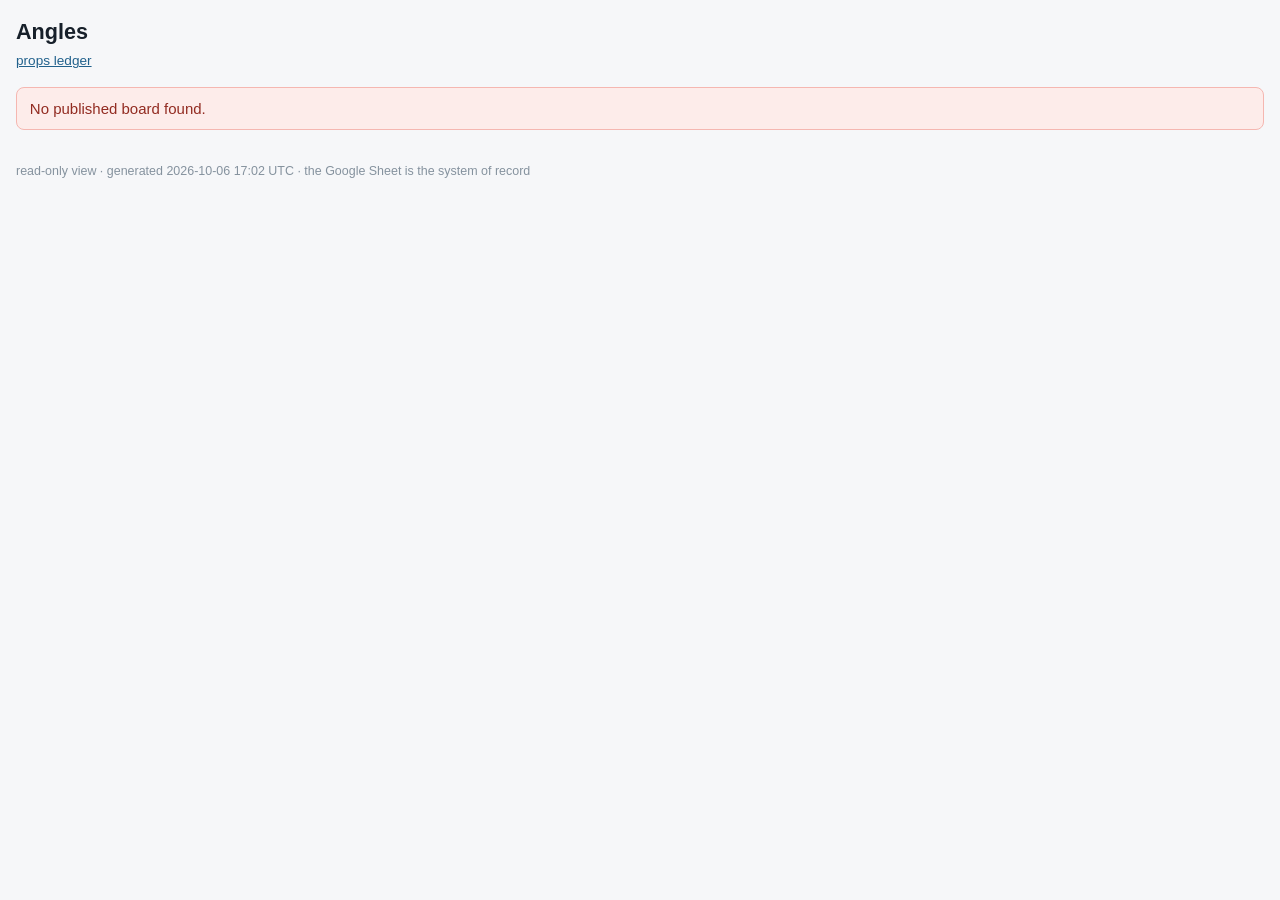
<file: index.html>
<!doctype html><html lang="en"><head><meta charset="utf-8"><meta name="viewport" content="width=device-width, initial-scale=1"><title>Angles</title><style>
:root { color-scheme: light; }
* { box-sizing: border-box; }
body { margin: 0; padding: 1rem; background: #f6f7f9; color: #17202a;
       font: 15px/1.45 -apple-system, "Segoe UI", Roboto, sans-serif; }
h1 { font-size: 1.35rem; margin: 0 0 .25rem; }
h2 { font-size: 1.05rem; margin: 1.6rem 0 .5rem; }
.meta { color: #5d6d7e; font-size: .85rem; margin-bottom: 1rem; }
.warn { background: #fdecea; border: 1px solid #f5b7b1; color: #922b21;
        padding: .6rem .8rem; border-radius: 8px; margin: .8rem 0; }
.card { background: #fff; border: 1px solid #e4e7eb; border-radius: 10px;
        padding: .4rem .6rem; overflow-x: auto; }
table { border-collapse: collapse; width: 100%; font-size: .85rem; }
th { text-align: left; color: #5d6d7e; font-weight: 600;
     border-bottom: 2px solid #e4e7eb; padding: .35rem .5rem;
     white-space: nowrap; }
td { border-bottom: 1px solid #eef1f4; padding: .3rem .5rem;
     white-space: nowrap; }
tr:last-child td { border-bottom: 0; }
.num { text-align: right; font-variant-numeric: tabular-nums; }
.pos-b { color: #1d8348; } .neg-b { color: #b03a2e; }
.tag { font-size: .72rem; padding: .05rem .45rem; border-radius: 999px;
       background: #eaf2f8; color: #21618c; }
footer { margin: 2rem 0 .5rem; color: #85929e; font-size: .78rem; }
a { color: #21618c; }
</style></head><body><h1>Angles</h1><div class="meta"><a href="edge.html">props ledger</a></div><div class="warn">No published board found.</div><footer>read-only view · generated 2026-10-06 17:02 UTC · the Google Sheet is the system of record</footer></body></html>
</file>
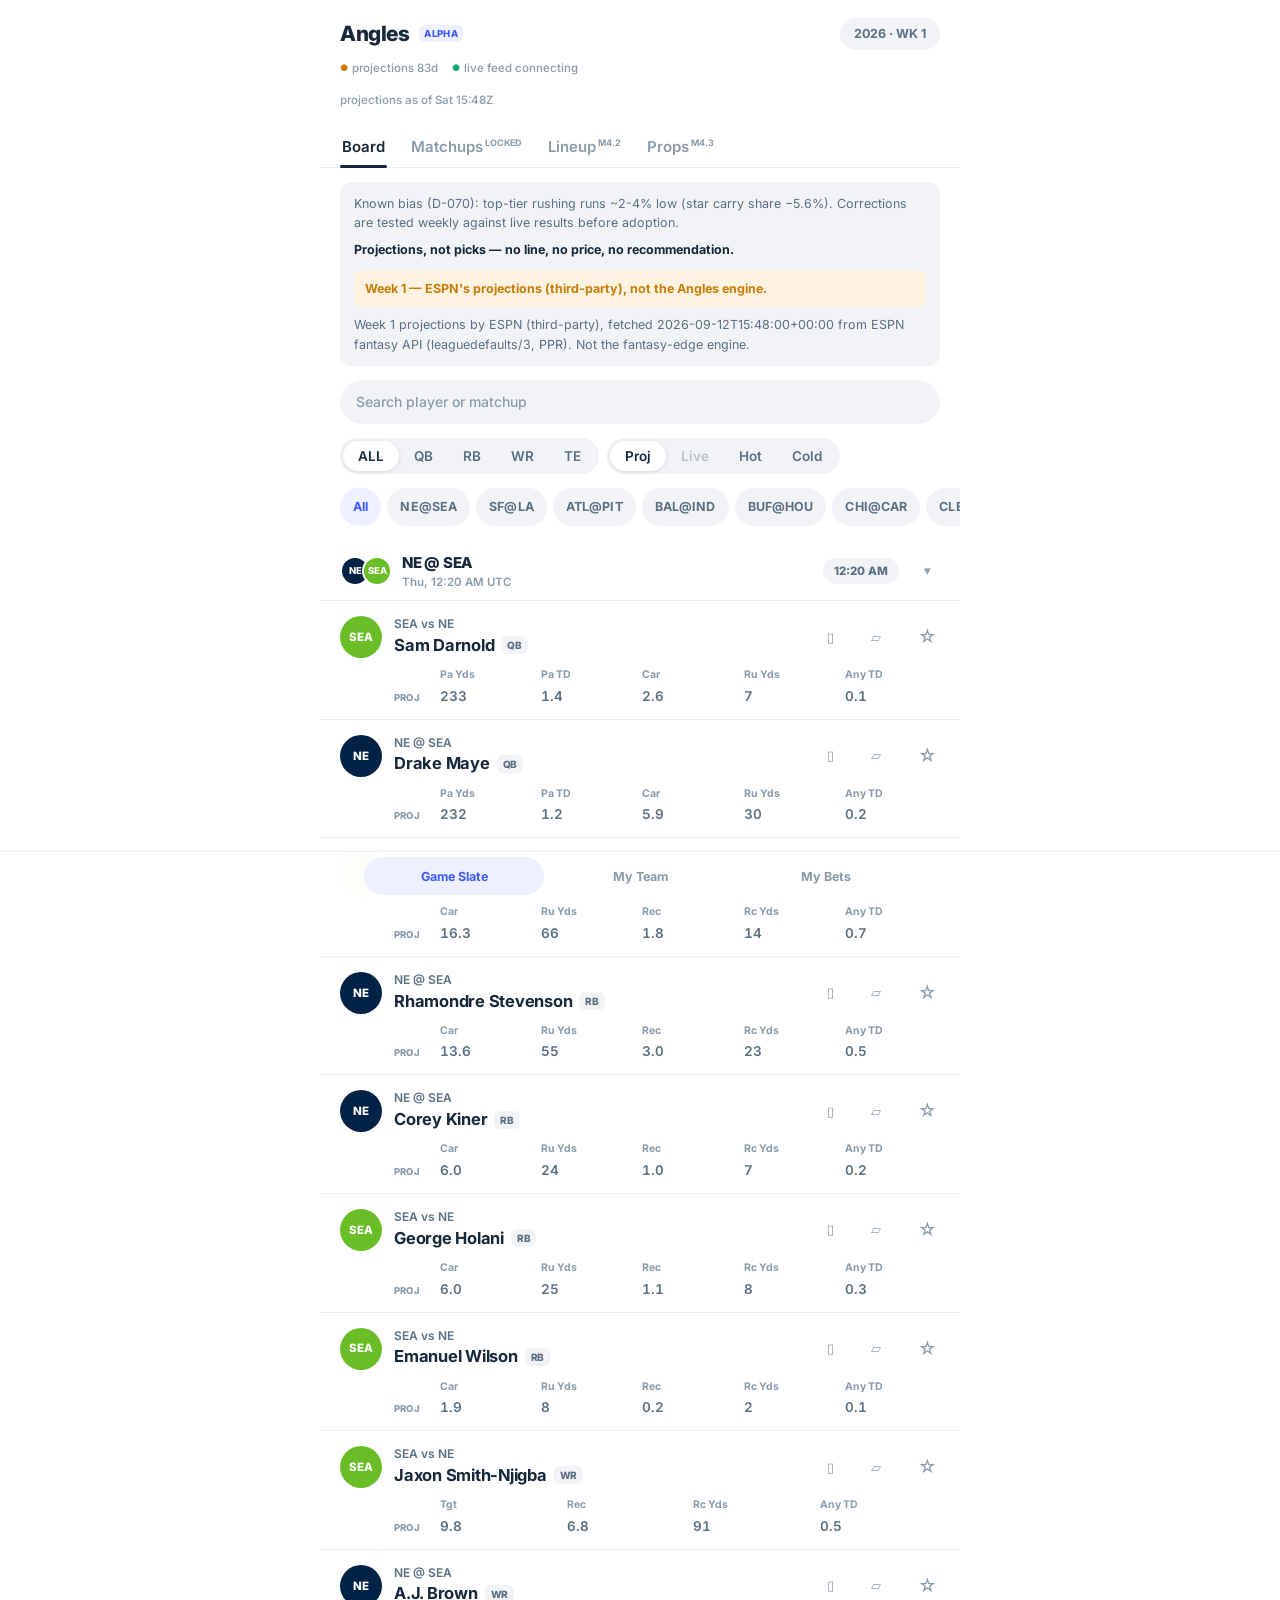
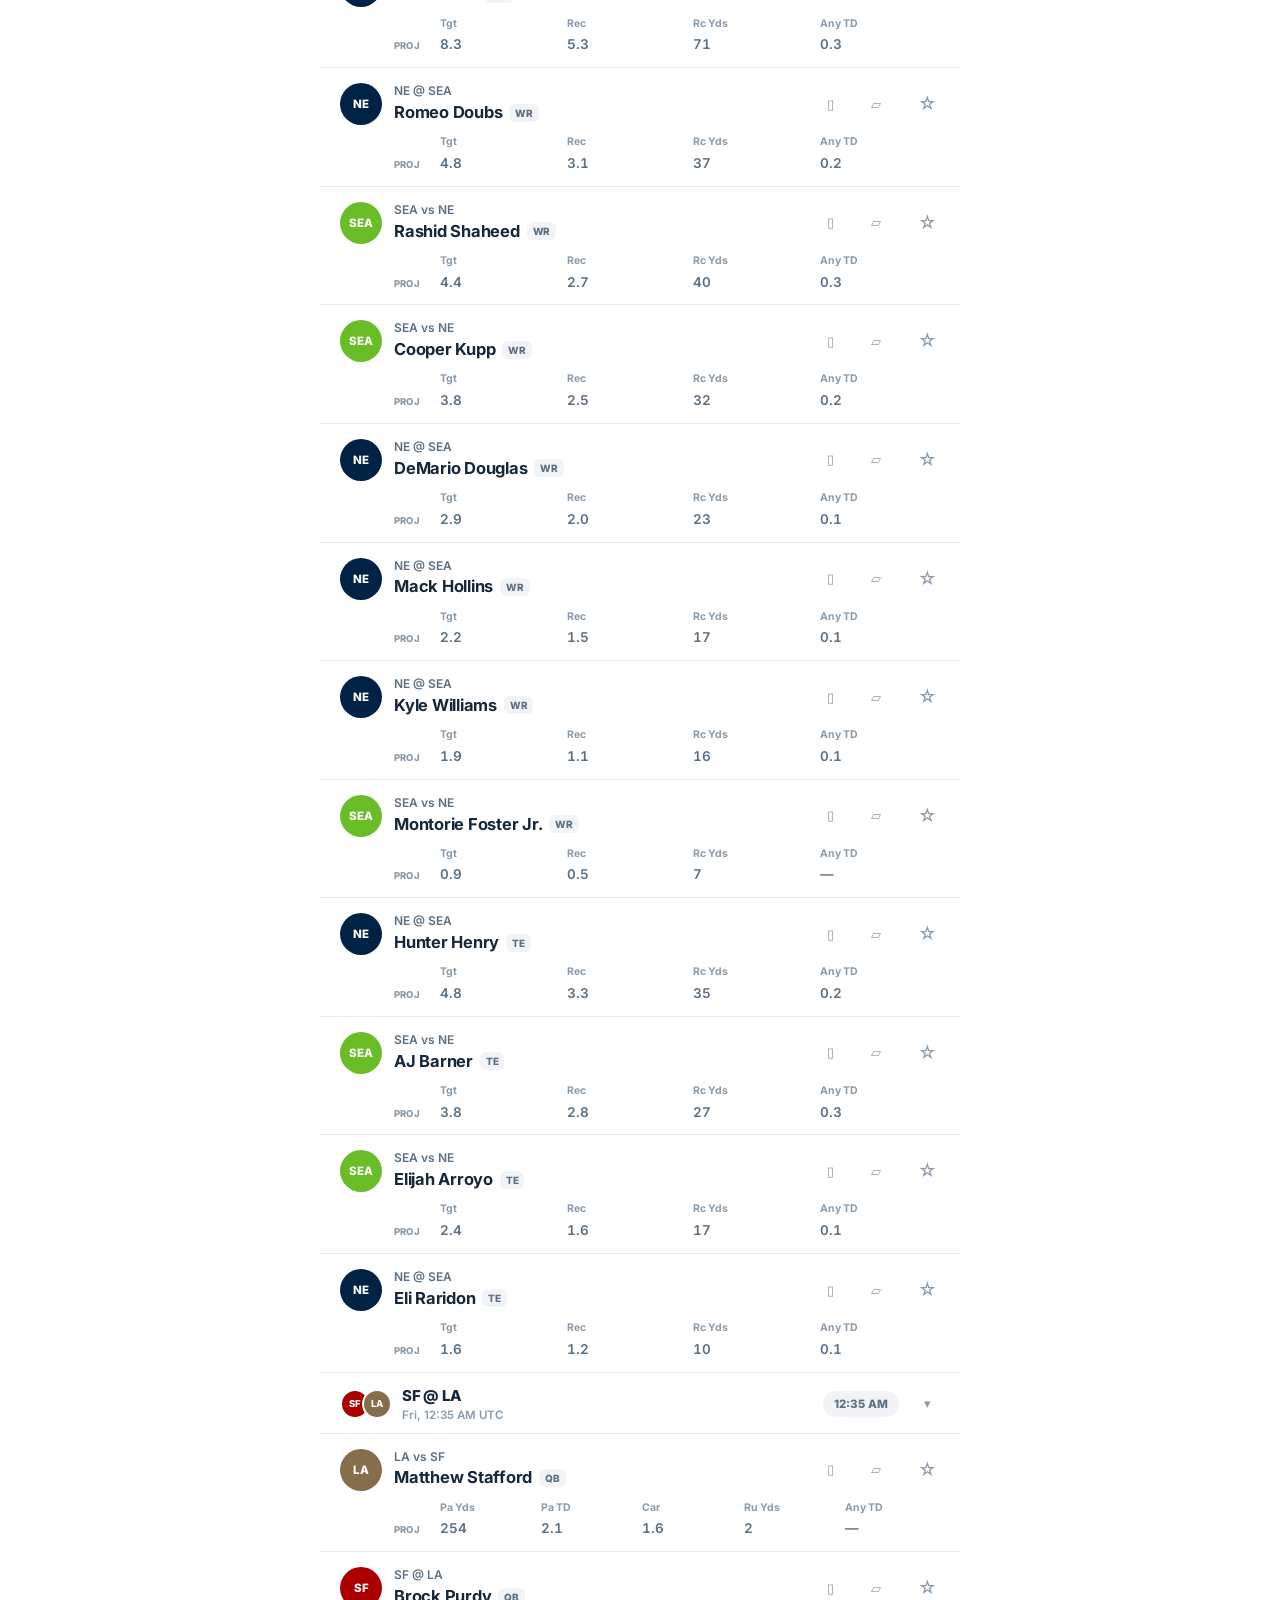
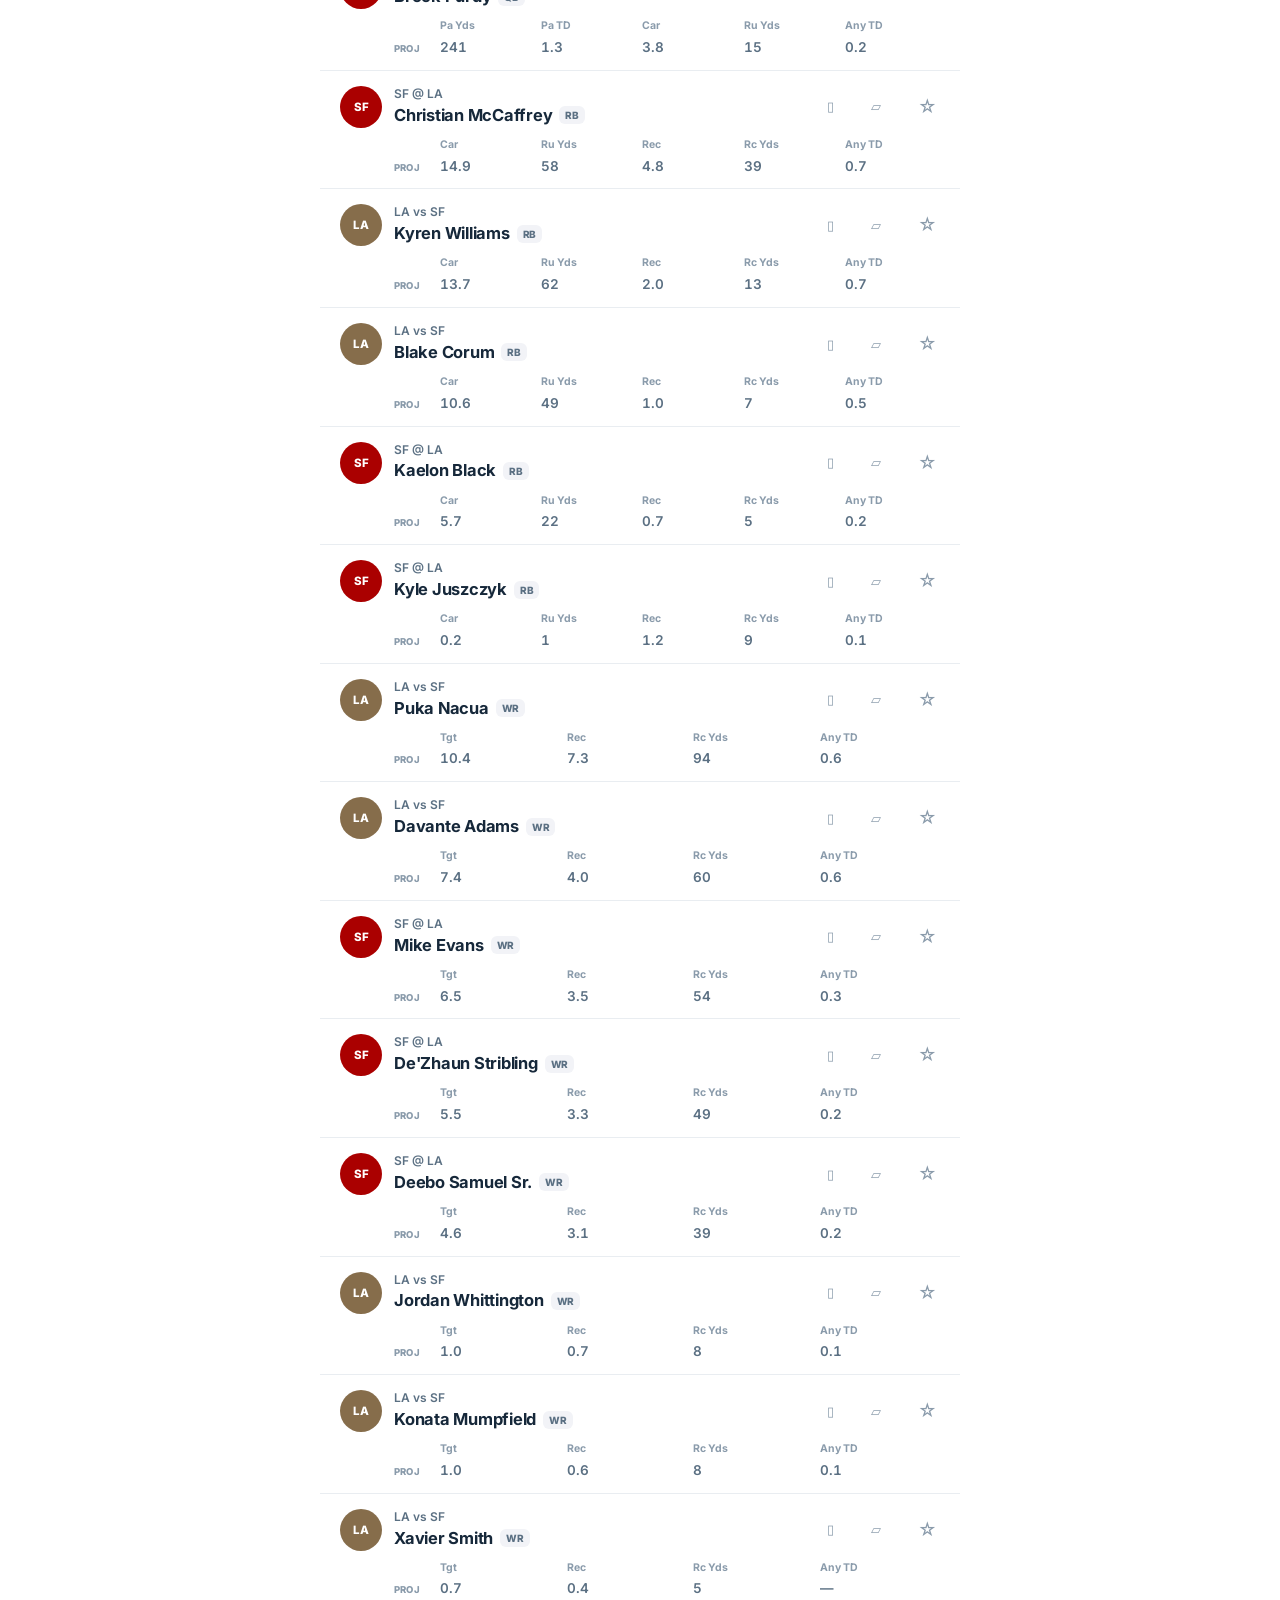
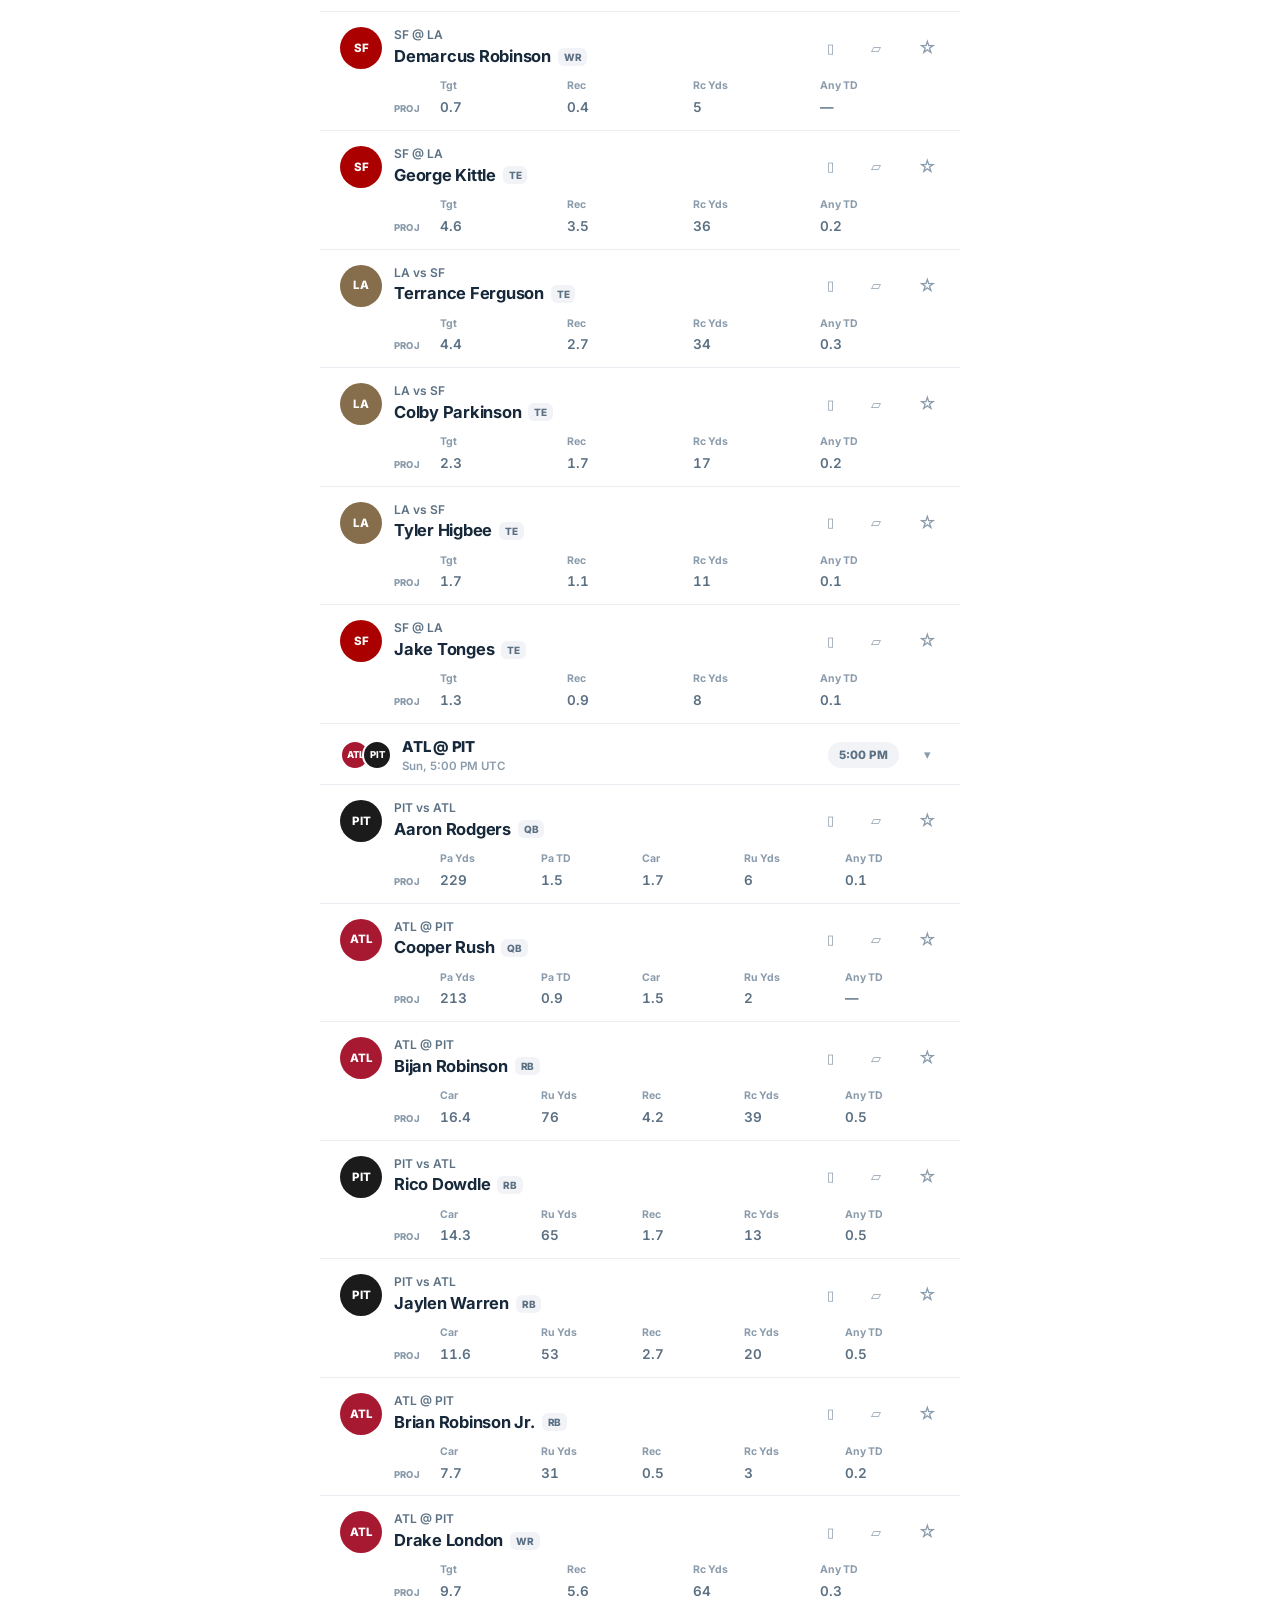
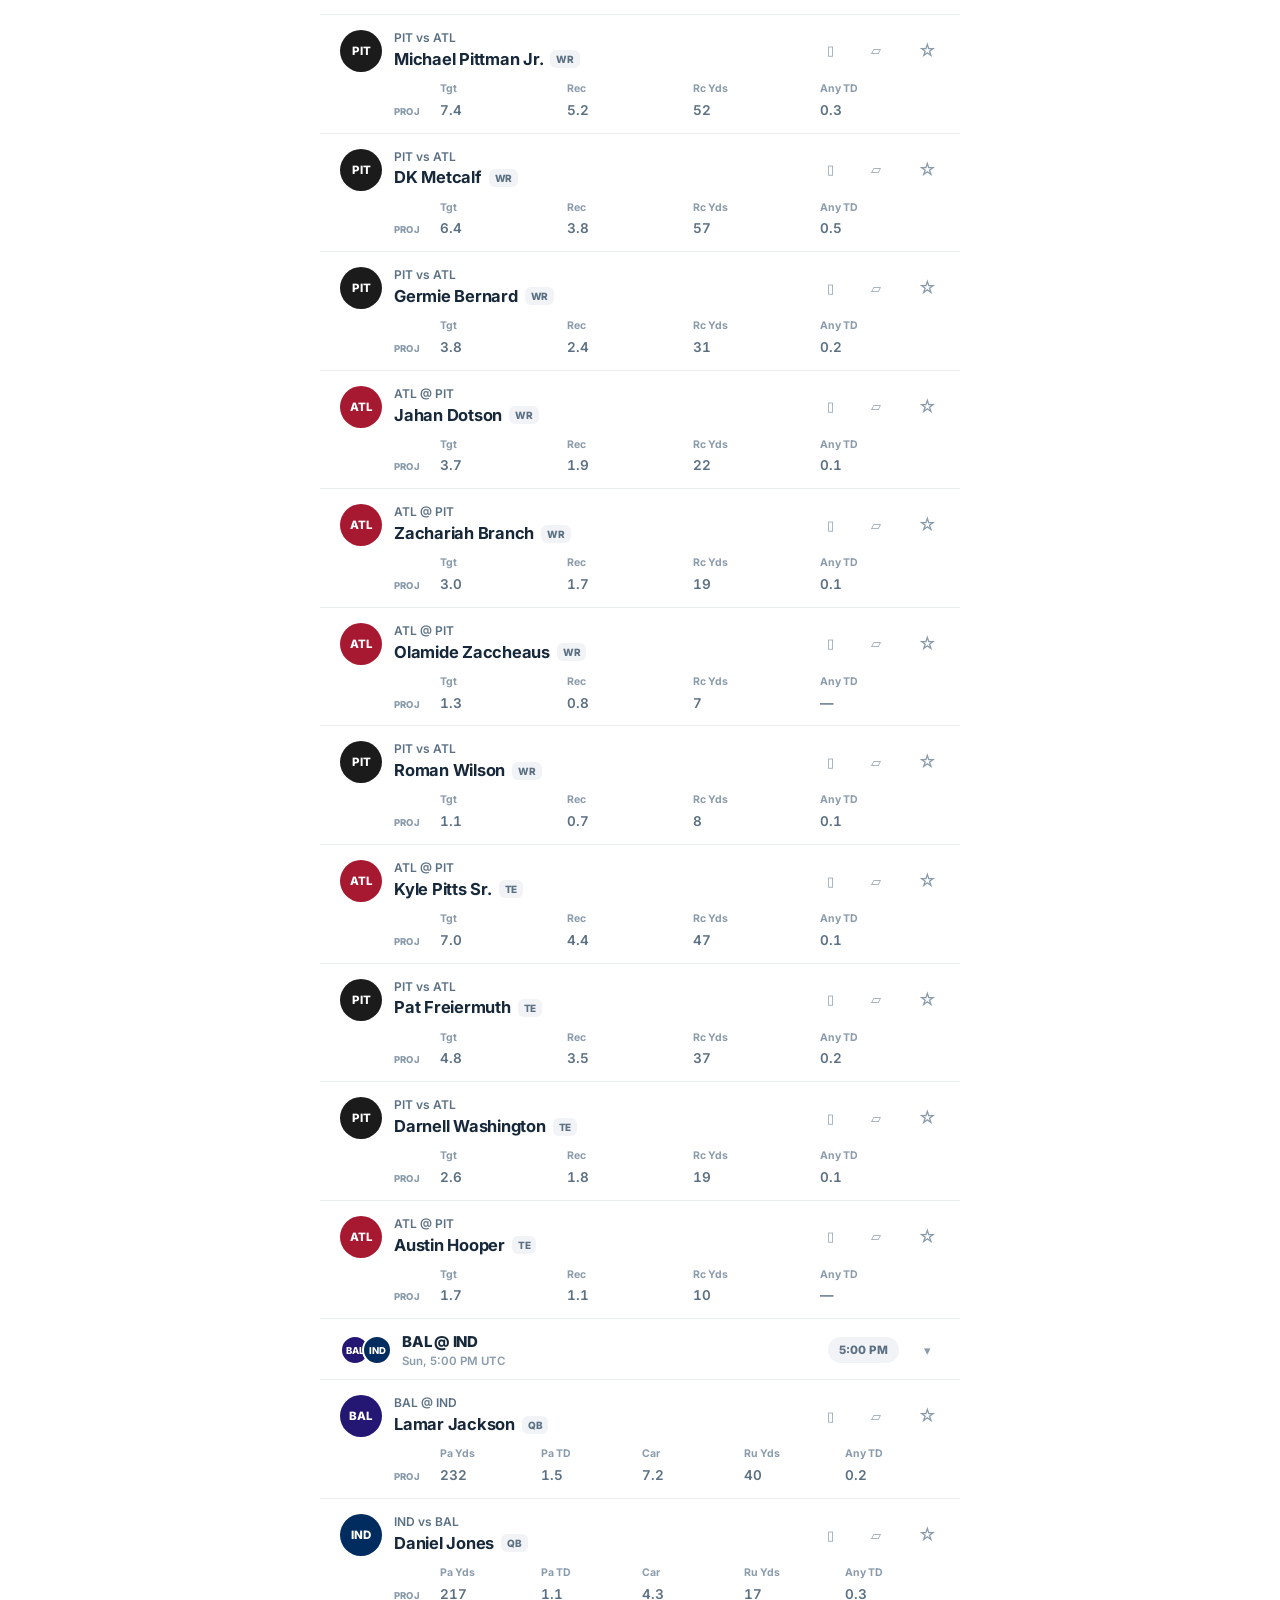
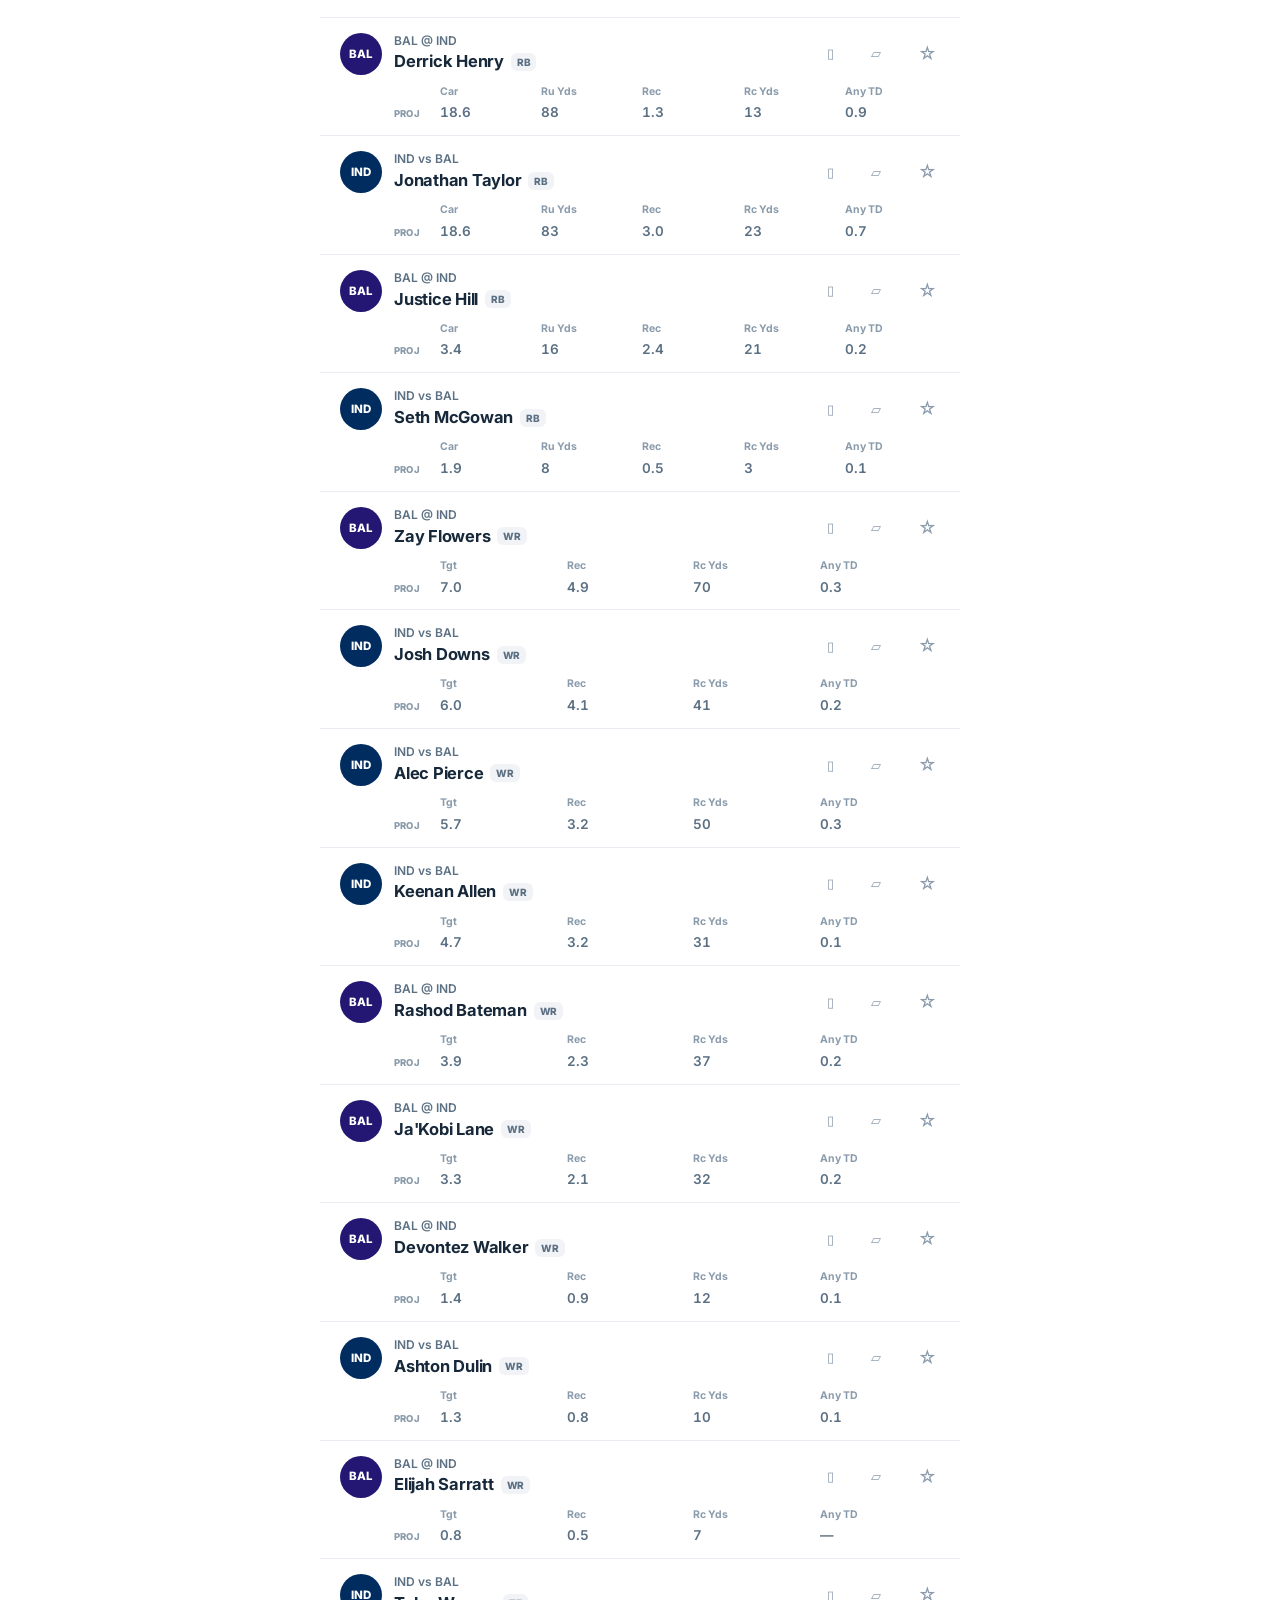
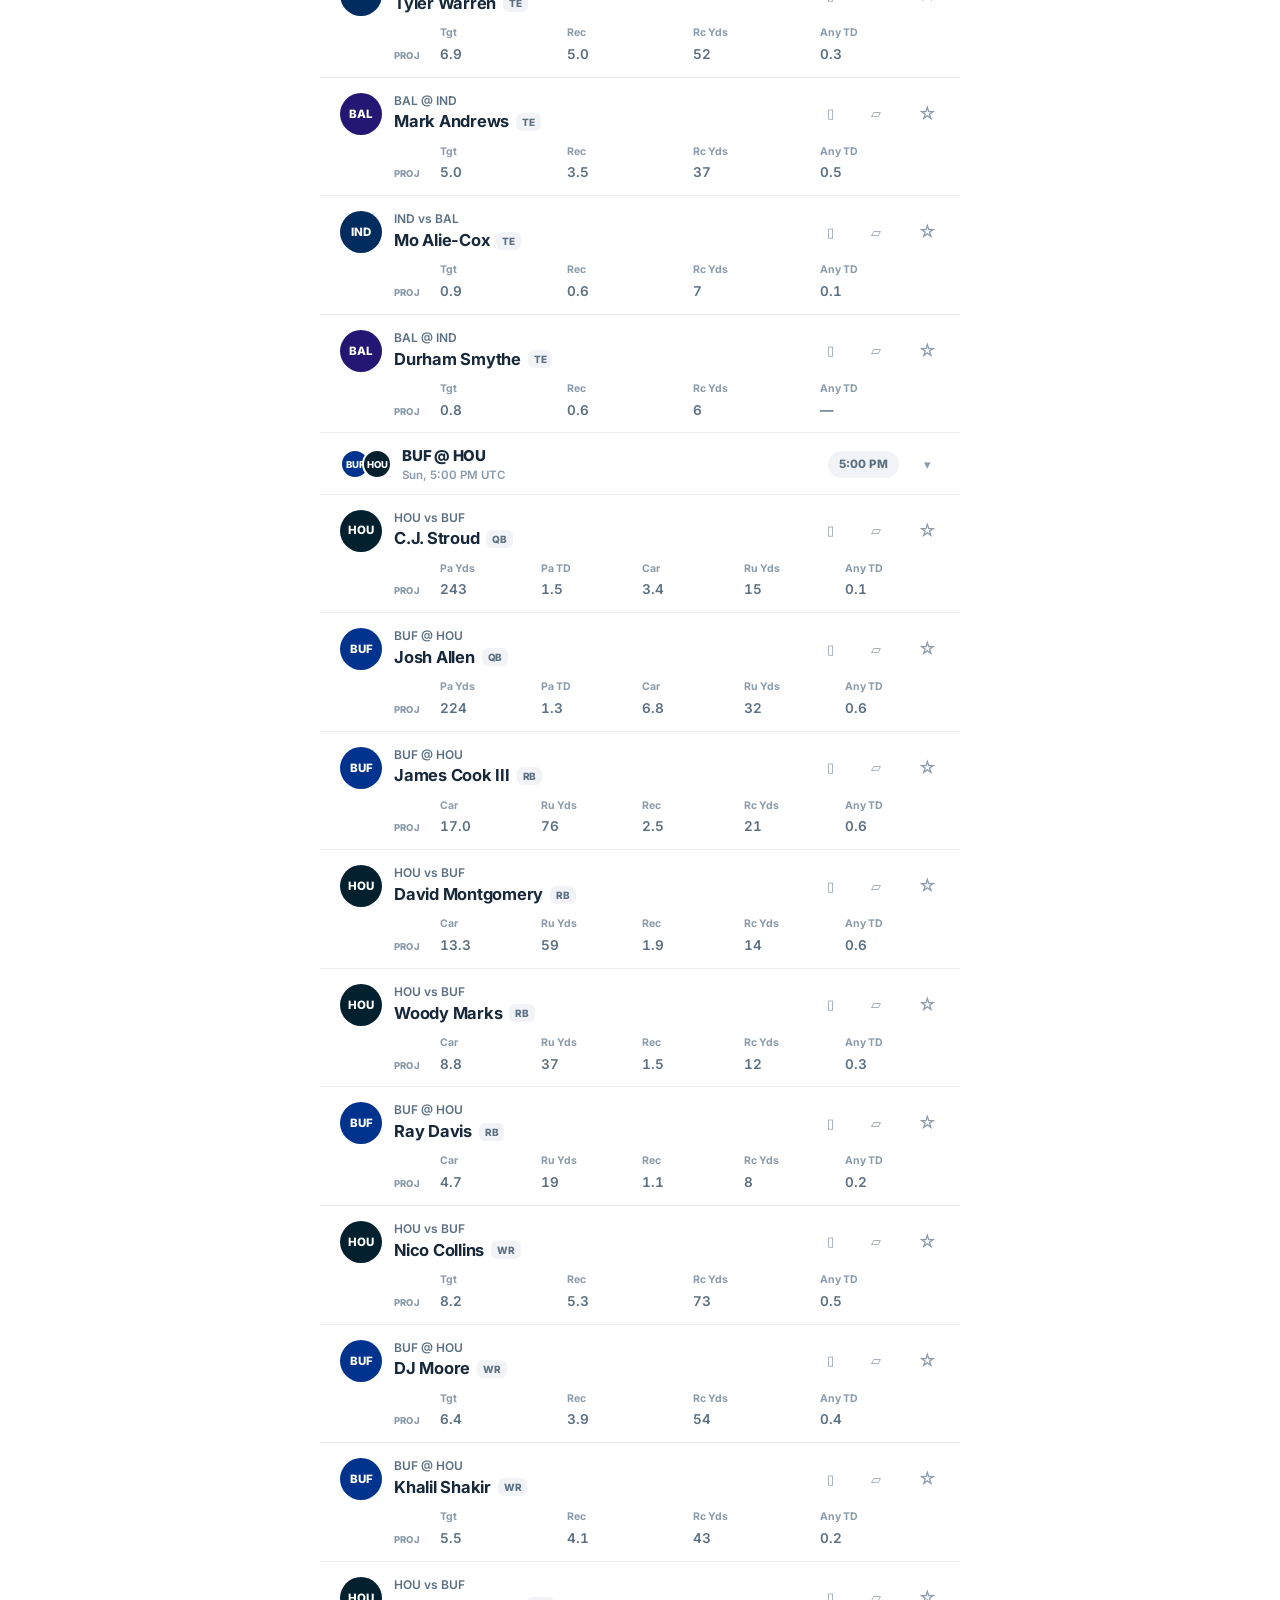
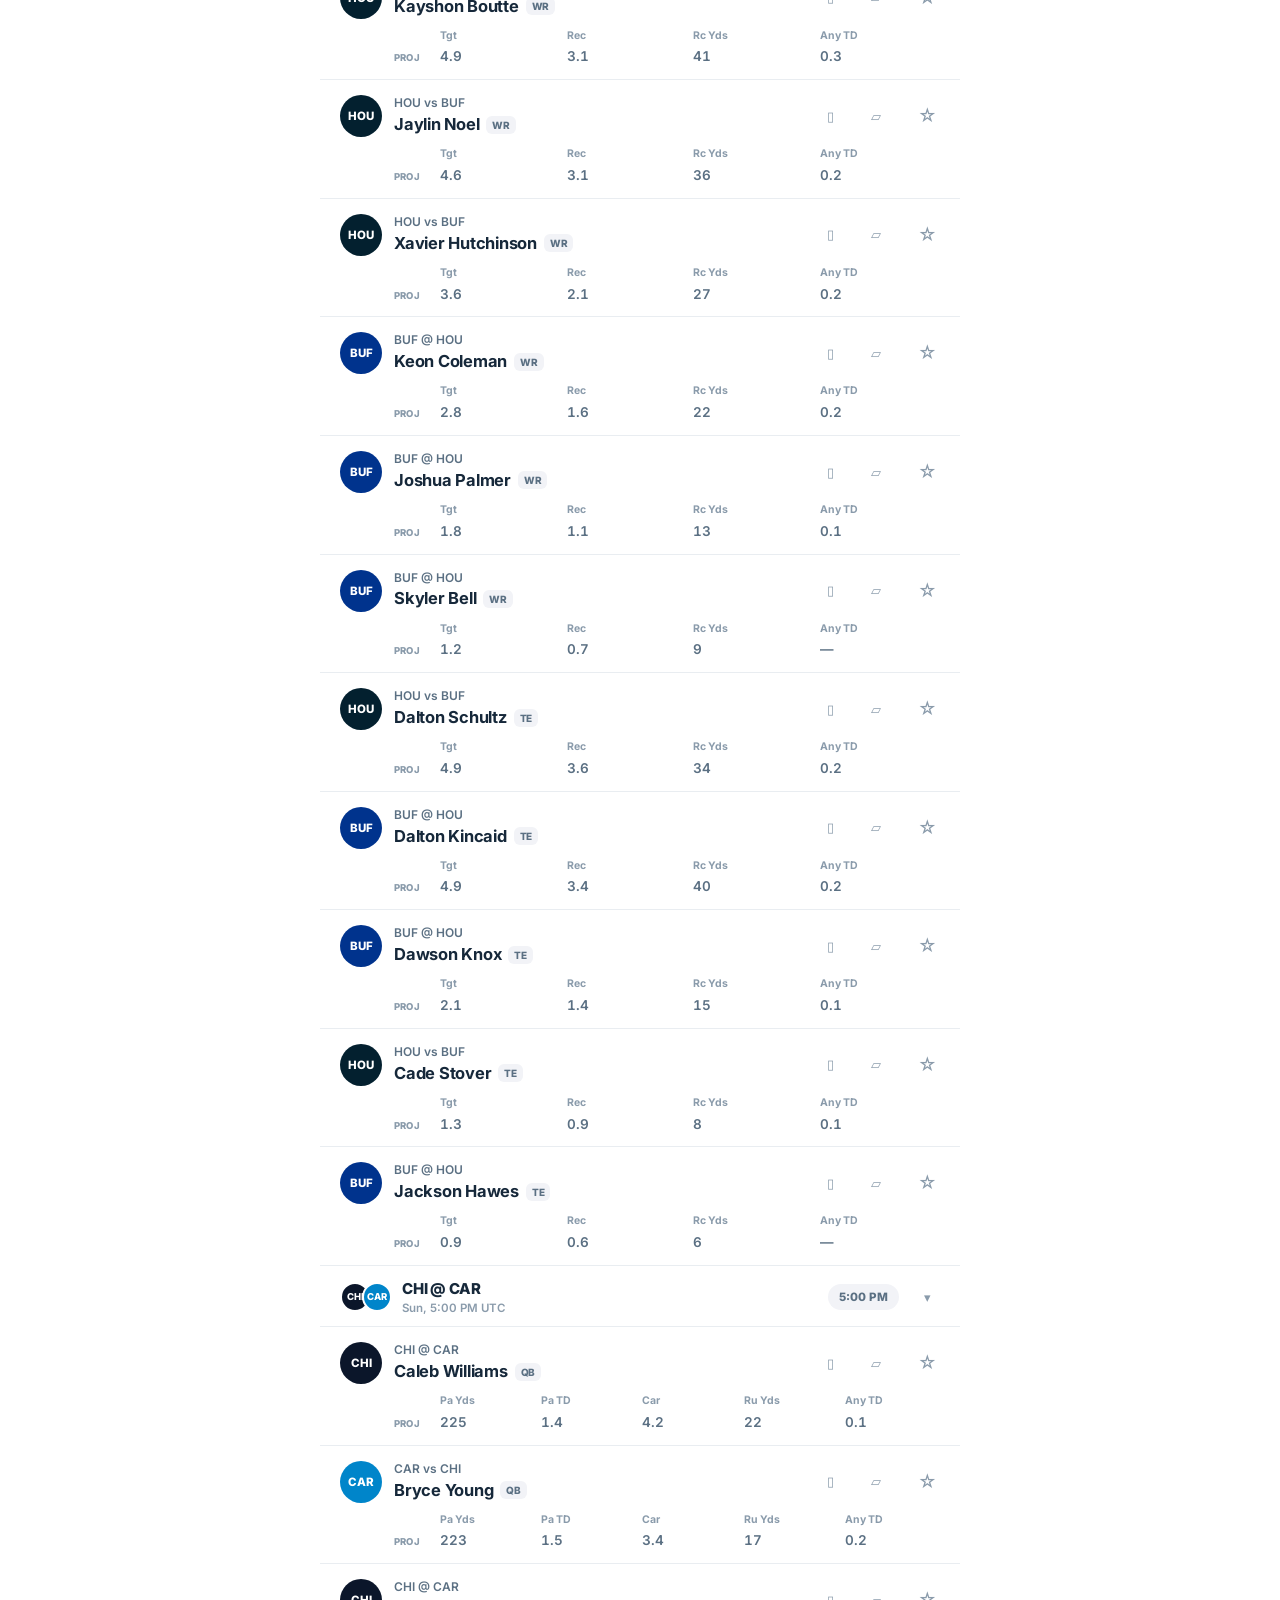
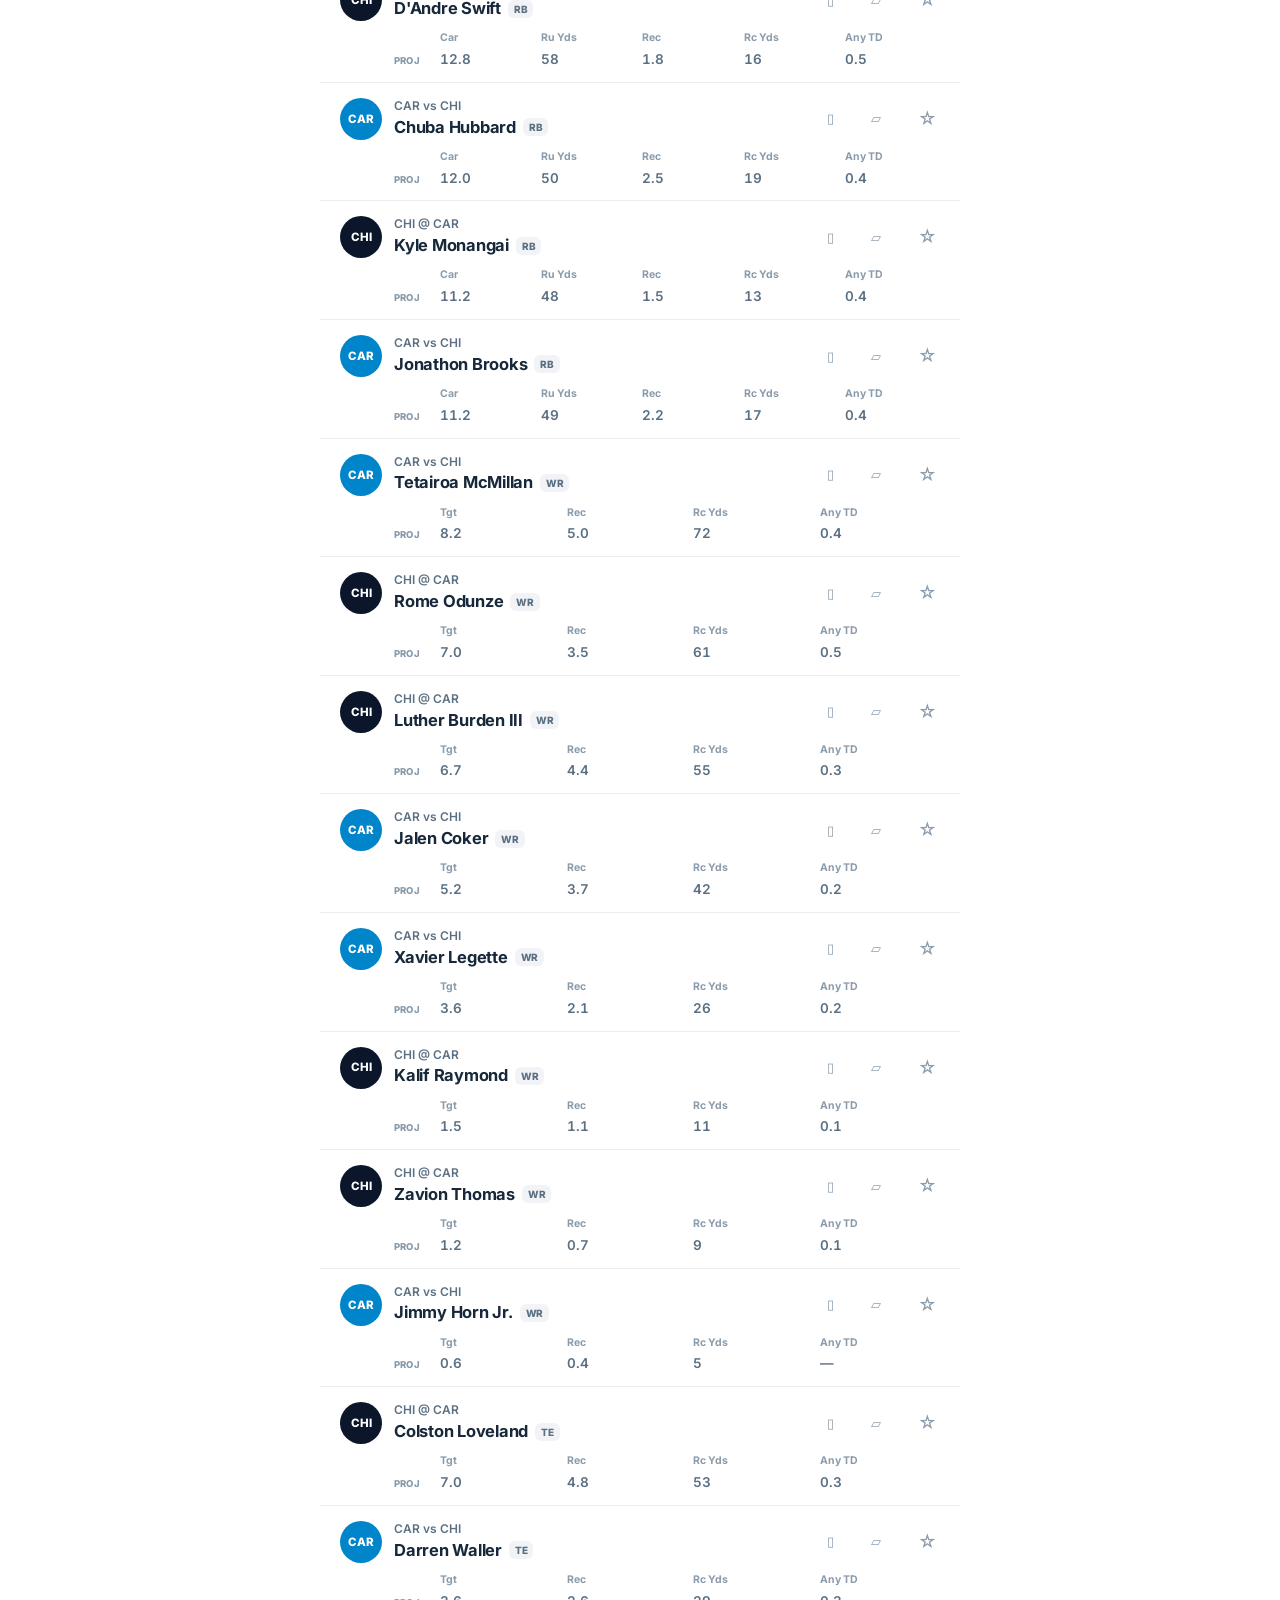
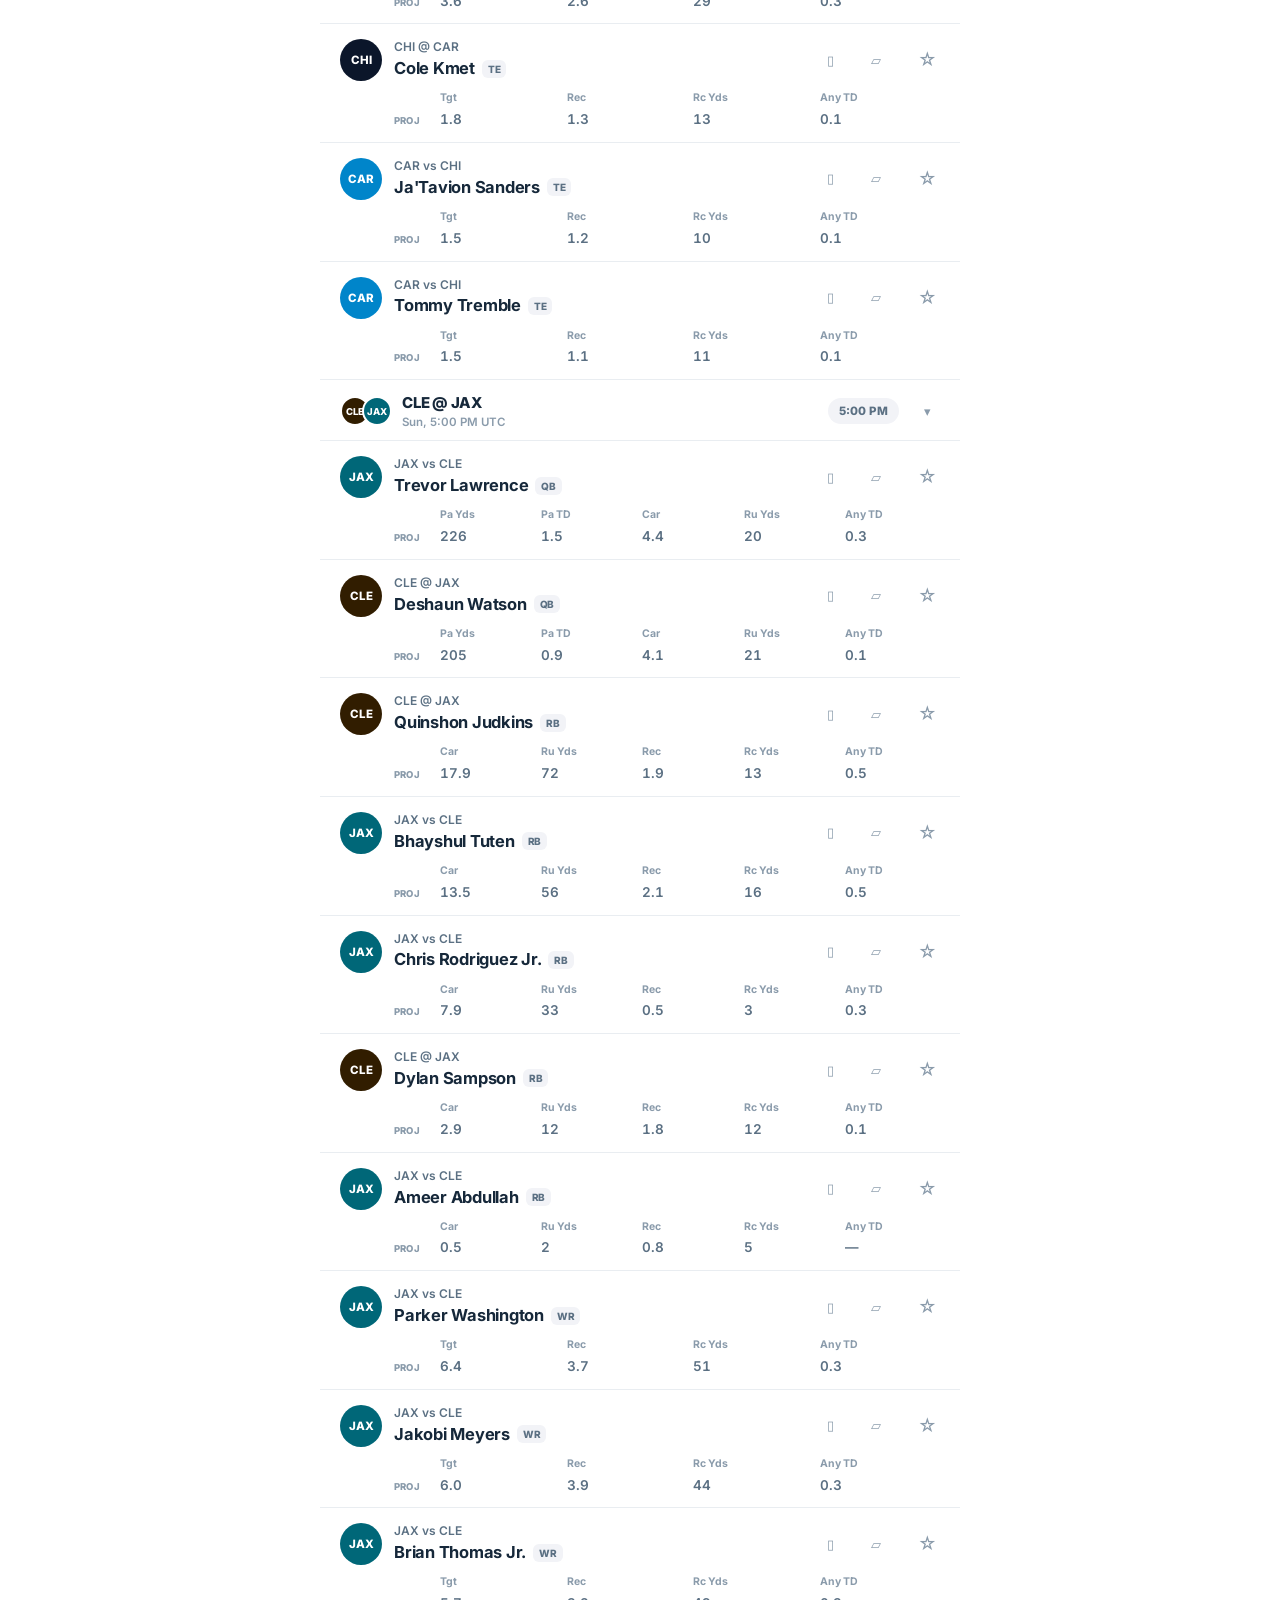
<file: board/index.html>
<!DOCTYPE html>

<html lang="en">
<head>
<meta charset="UTF-8">
<meta name="viewport" content="width=device-width, initial-scale=1.0">
<title>Angles — Board</title>
<link rel="preconnect" href="https://fonts.googleapis.com">
<link href="https://fonts.googleapis.com/css2?family=Inter:wght@400;500;600;700;800&display=swap" rel="stylesheet">
<link href="./style.css" rel="stylesheet">
</head>

<body data-board="./data/board.json"
      data-demo-board="./demo/board.demo.json"
      data-demo-live="./demo/live.demo.json">
<div class="wrap">

<div id="topbanner"></div>

<header>
  <div class="toprow">
    <h1>Angles <span class="alpha"
        title="Alpha: engine-certified projections; interface and features under active development (D-098)"
        >ALPHA</span></h1>
    <div class="runpill" id="runpill">loading</div>
  </div>
  <div class="fresh" id="fresh"></div>
</header>

<nav class="tabs" aria-label="Sections">
  <div class="tab on" aria-current="page">Board</div>
  <div class="tab lock" aria-disabled="true" title="Locked">Matchups<span class="soon">LOCKED</span></div>
  <div class="tab lock" aria-disabled="true" title="Locked">Lineup<span class="soon">M4.2</span></div>
  <div class="tab lock" aria-disabled="true" title="Locked">Props<span class="soon">M4.3</span></div>
</nav>

<div class="disc" id="disclosure"></div>

<div class="search">
  <input id="search" type="search" autocomplete="off" spellcheck="false"
         placeholder="Search player or matchup"
         aria-label="Search the board by player name or matchup">
</div>

<div class="filters">
  <div class="seg" id="posseg"></div>
  <div class="seg" id="sortseg"></div>
</div>

<div class="gseg" id="gameseg" role="group" aria-label="Filter by game"></div>

<div id="games"></div>
<div class="empty" id="empty" hidden></div>

<div class="foot" id="foot"></div>

</div>

<!-- the bottom tab bar (m4.2b feature 11): three views of THIS board,
     at the foot of the viewport, where a thumb is. It is a real
     tablist — the buttons are written by app.js on every render, each
     with role="tab" and its own aria-selected — and it is deliberately
     separate from the locked top nav above, which names the sections
     this product will grow rather than the ways of reading the one it
     already has. -->
<nav class="tabbar" id="tabbar" role="tablist"
     aria-label="Board views"></nav>

<script src="./app.js"></script>
</body>
</html>
</file>
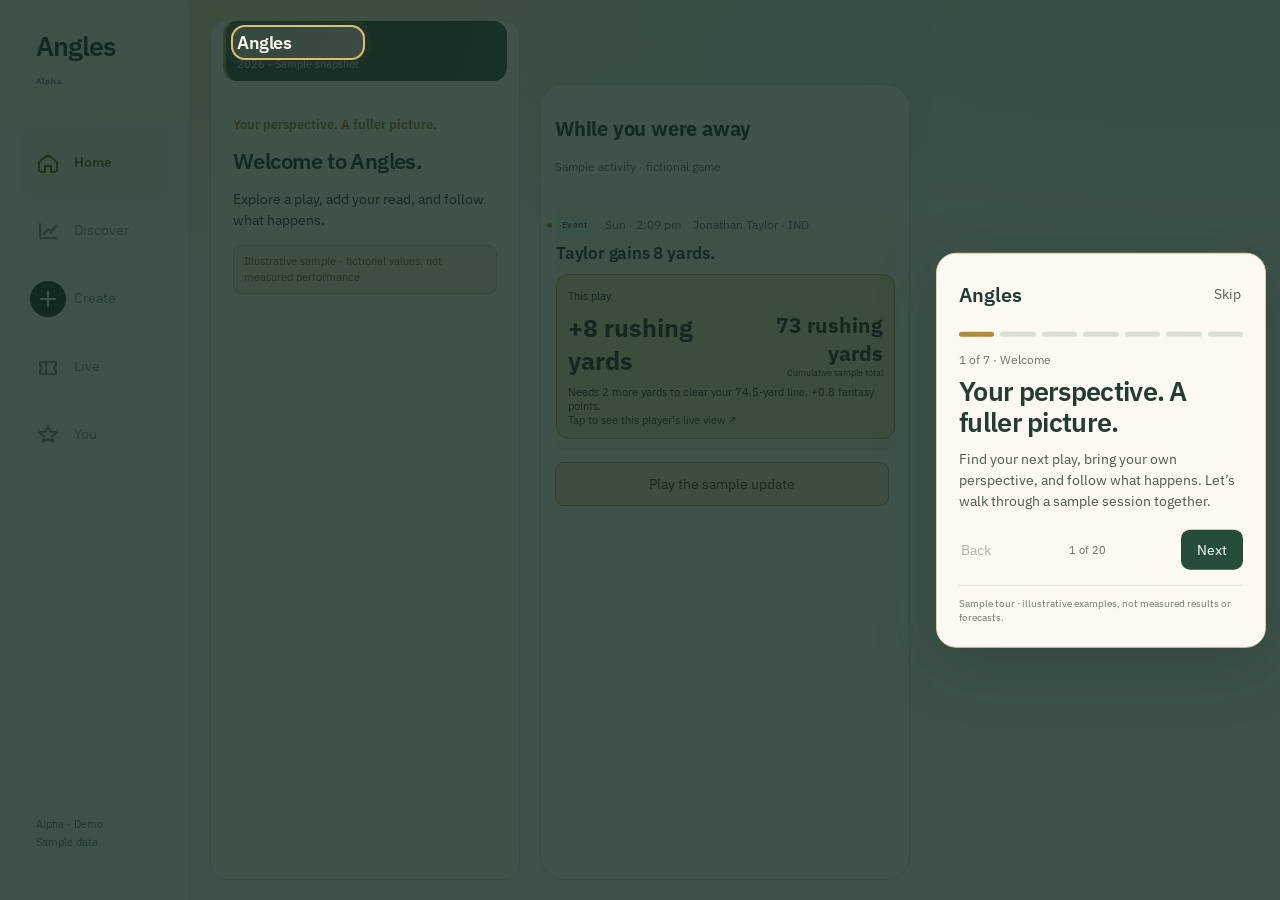
<file: board/app/index.html>
<!DOCTYPE html>

<html lang="en">
<head>
<meta charset="UTF-8">
<meta name="viewport" content="width=device-width, initial-scale=1.0">
<title>Angles — early access</title>
<link rel="preconnect" href="https://fonts.googleapis.com">
<link rel="preconnect" href="https://fonts.gstatic.com" crossorigin>
<link href="https://fonts.googleapis.com/css2?family=IBM+Plex+Sans:wght@400;500;600&display=swap" rel="stylesheet">
<link href="./app.css?v=angles-onboarding-1" rel="stylesheet">
<link rel="stylesheet" href="./fantasy-dfs.css?v=angles-onboarding-1">
<link rel="stylesheet" href="./fantasy-dfs-tournament.css?v=angles-onboarding-1">
<link rel="stylesheet" href="./dfs-scoreboard.css?v=angles-onboarding-1">
<link rel="stylesheet" href="./alpha-polish.css?v=angles-onboarding-1">
<link rel="stylesheet" href="./betting-experience.css?v=angles-onboarding-1">
<link rel="stylesheet" href="./analytical-experience.css?v=angles-onboarding-1">
<link rel="stylesheet" href="./consumer-experience.css?v=angles-onboarding-1">
<link rel="stylesheet" href="./alpha-compact.css?v=angles-onboarding-1">
<link rel="stylesheet" href="./onboarding.css?v=angles-onboarding-1">
</head>

<!-- U1 — THE APP SHELL (UI_ALPHA_SPEC sec 3, realising
     docs/design/FANTASY_EDGE_UI_HANDOFF.md).

     THE APP LIVES HERE AND NOWHERE ELSE. `web/app/` is a NEW surface
     inside the board's existing rsync (board-deploy.yml copies all of
     `web/` into `board/`), so it is served at /board/app/ the moment
     it lands and NO workflow changed to put it there. The board
     (`web/index.html`) and the lab (`web/lab/`) are untouched: this
     directory force-fits nothing and inherits nothing from them
     except their engineering idioms — vanilla, no build step, no
     module, sentinel constants, honest arms, everything the page says
     on disk before a script runs.

     WHAT U1 IS. The shell: the sec 3 visual system as custom
     properties, the five-slot tab bar with per-tab stacks, the sec
     2.5 transition set (every one of them at most 300ms and every one
     of them off under prefers-reduced-motion), the sec 5.1 hero with
     its ring art, the + sheet, the sec 5.3 Projections placeholder,
     and honest stubs at every other route so the navigation of board
     16 works end to end. The CONTENT of those stubs arrives in
     U2-U7; each one says so in its own words rather than pretending.

     NOTHING IS FETCHED. There is no exporter behind this surface yet
     and no data contract to read, so the shell is driven by fixtures
     written into `app.js` under one clearly-marked block, with
     FABRICATED names. The Sample-data tag in the hero's top row says
     so on screen for as long as that is true, and a test pins that
     this directory contains no `fetch(` at all. -->

<body>

<!-- THE TWO SENTINELS, written into the page itself and not only by
     the script, so they are on screen before anything runs and stay
     there if the script never does. `app.js` re-renders these same
     elements from its own constants, and a test asserts the page and
     the constants say the same strings.

     THE EARLY-ACCESS LINE makes the same promise the alpha line made,
     in a reader's own words (UI_ALPHA_SPEC sec 7): the numbers are the
     engine's real output, and the DESIGN around them is not finished.
     The ledger code that used to close the sentence is off the screen;
     the ruling still governs the wording. It may be reworded only
     where that section is rewritten, never softened here. -->
<div class="app" id="app">

  <div class="viewport" id="viewport">
    <main class="screen" id="screen" tabindex="-1"></main>
    <footer class="alpha" id="alpha" data-sample-tag="Sample data">EARLY ACCESS — the numbers are real; the design is still being finished.</footer>
  </div>

  <!-- The tab bar is chrome, not a screen: it is rendered once per
       navigation and it never scrolls away. -->
  <nav class="tabbar" id="tabbar" aria-label="Sections"></nav>
  <div class="timeline-status" id="timeline-status" role="status" aria-live="polite" aria-atomic="true"></div>

  <!-- m4.6's floating feedback button, above the tab bar and clear of
       the safe-area inset. It is chrome like the tab bar is: written
       by app.js on every render, empty and hidden until there is
       somebody signed in to send a note. It sits BEFORE the toast and
       the sheet in this document on purpose, so both of those draw
       over it rather than under it. -->
  <div class="feedbackdock" id="feedbackdock" hidden></div>

  <!-- The sec 2.5 toast, above the tab bar, and the sec 2.4 sheet
       over its scrim. Both are empty and hidden until something asks
       for them. -->
  <div class="toast" id="toast" role="status" aria-live="polite" hidden></div>
  <div class="overlay" id="overlay" hidden></div>

  <!-- U2's sec 5.1 game search: its OWN overlay, not the + sheet's.
       Two panels that can never be open at once are still two panels,
       and sharing one node would make closing either of them a guess
       about which was up. -->
  <div class="overlay" id="searchoverlay" hidden></div>
  <div id="ef-offer-overlay" hidden></div>

</div>

<script src="./alpha-service.js?v=angles-onboarding-1"></script>
<script src="./alpha-compact.js?v=angles-onboarding-1"></script>
<script src="./alpha-live.js?v=angles-onboarding-1"></script>
<script src="./alpha-ready.js?v=angles-onboarding-1"></script>
<script src="./bets-builder-fixtures.js?v=angles-onboarding-1"></script>
<script src="./bets-builder.js?v=angles-onboarding-1"></script>
<script src="./edge-finder-fixtures.js?v=angles-onboarding-1"></script>
<script src="./edge-finder-strings.js?v=angles-onboarding-1"></script>
<script src="./edge-finder-pricing.js?v=angles-onboarding-1"></script>
<script src="./outlook-history-fixtures.js?v=angles-onboarding-1"></script>
<script src="./outlook-history.js?v=angles-onboarding-1"></script>
<script src="./edge-finder.js?v=angles-onboarding-1"></script>
<script src="./projection-comparison-fixtures.js?v=angles-onboarding-1"></script>
<script src="./projection-comparison.js?v=angles-onboarding-1"></script>
<script src="./fantasy-hub-fixtures.js?v=angles-onboarding-1"></script>
<script src="./fantasy-hub.js?v=angles-onboarding-1"></script>
<script src="./dfs-scoreboard.js?v=angles-onboarding-1"></script>
<script src="./fantasy-dfs-tournament.js?v=angles-onboarding-1"></script>
<script src="./fantasy-dfs.js?v=angles-onboarding-1"></script>
<script src="./scorecard-fixtures.js?v=angles-onboarding-1"></script>
<script src="./scorecard.js?v=angles-onboarding-1"></script>
<script src="./consumer-experience.js?v=angles-onboarding-1"></script>
<script src="./onboarding.js?v=angles-onboarding-1"></script>
<script src="./onboarding-view.js?v=angles-onboarding-1"></script>
<script src="./onboarding-steps.js?v=angles-onboarding-1"></script>
<script src="./onboarding-preview-data.js?v=angles-onboarding-1"></script>
<script src="./context-live-chart.js?v=angles-onboarding-1"></script>
<script src="./onboarding-screens.js?v=angles-onboarding-1"></script>
<script src="./onboarding-host.js?v=angles-onboarding-1"></script>
<script src="./app.js?v=angles-onboarding-1"></script>
</body>
</html>
</file>
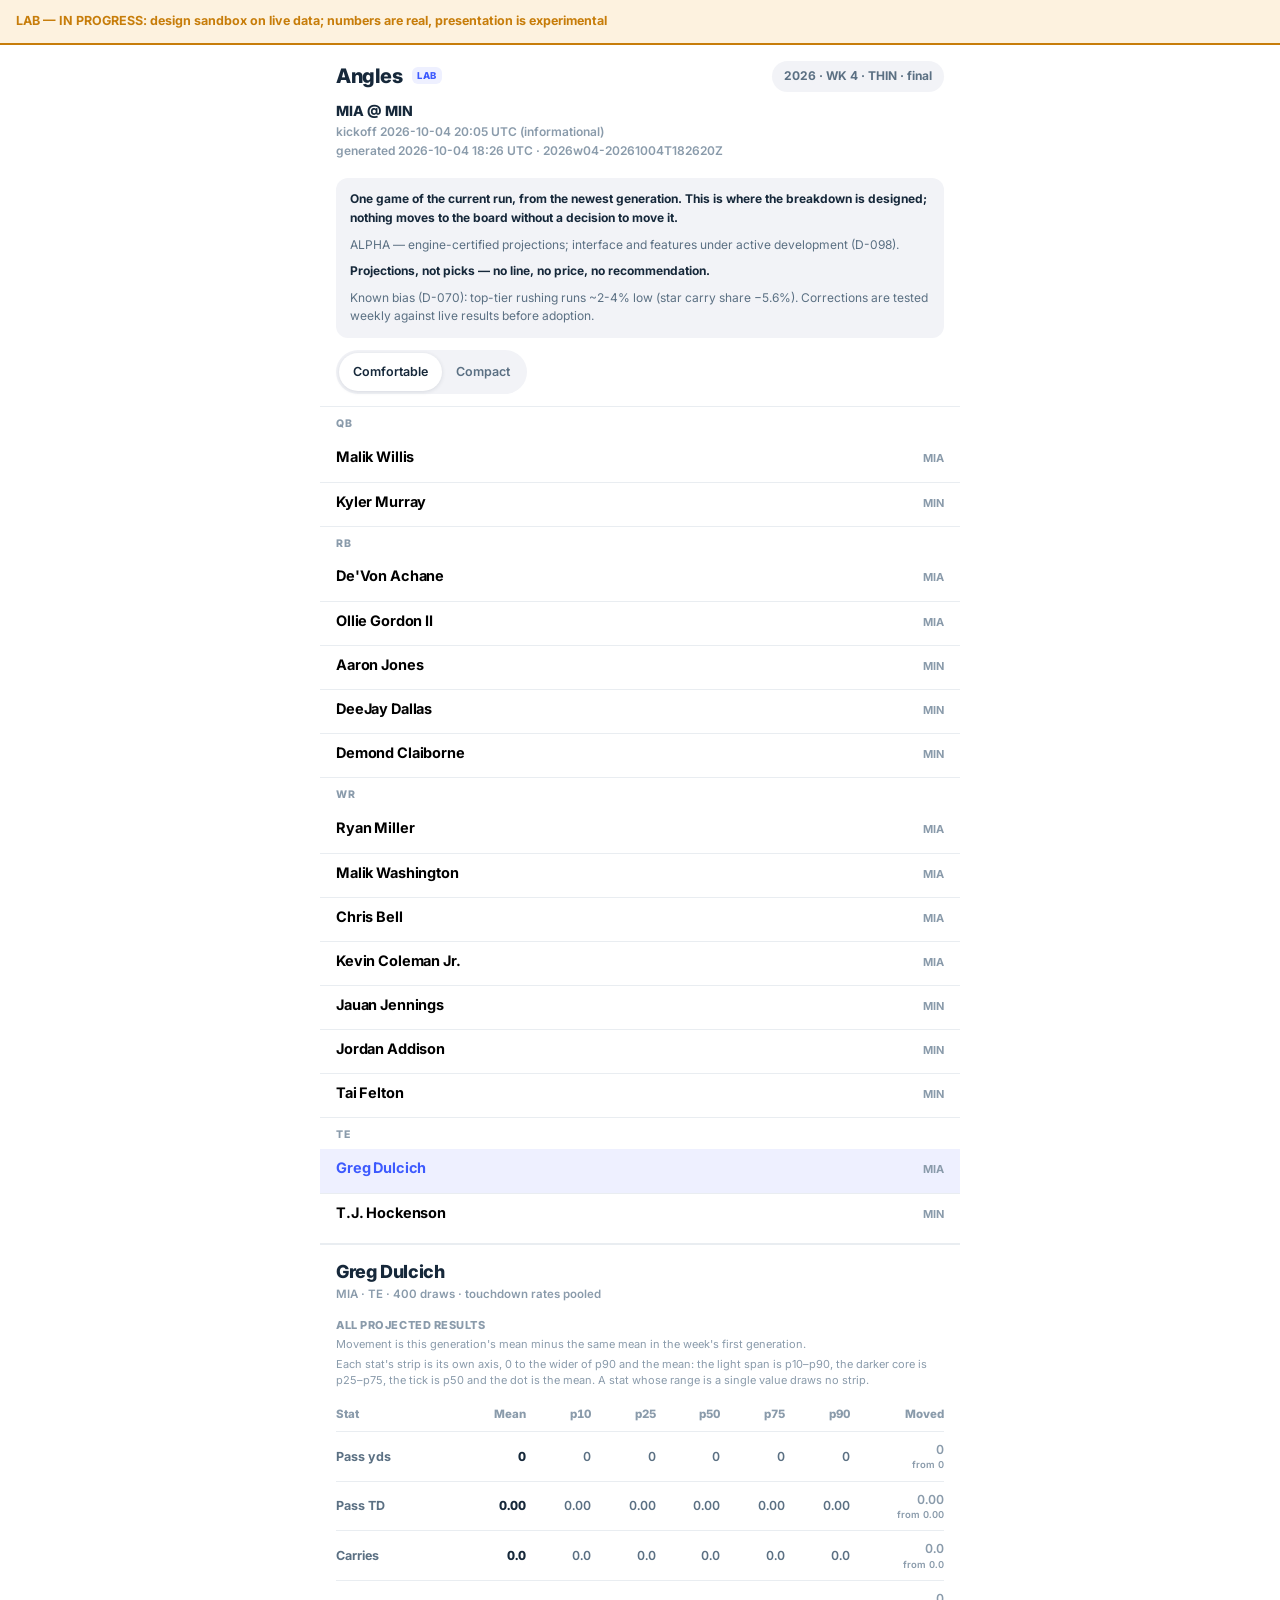
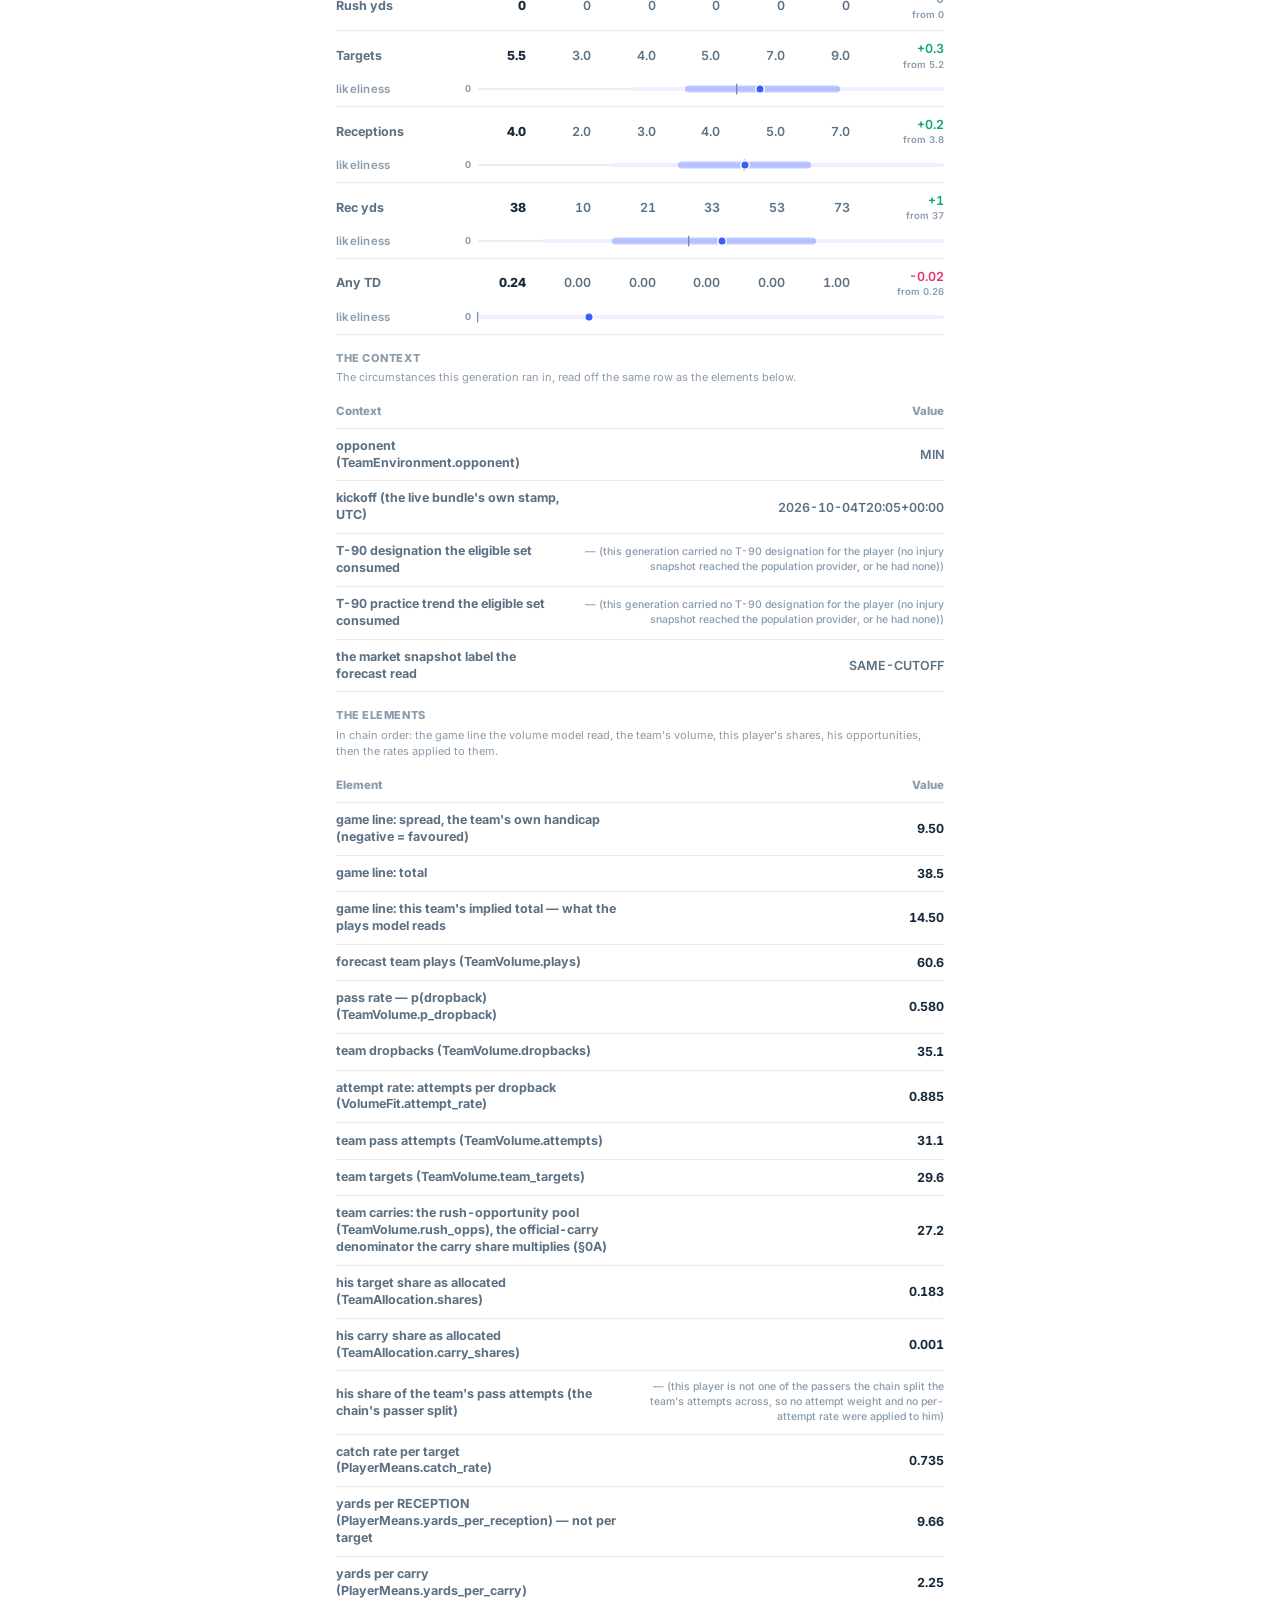
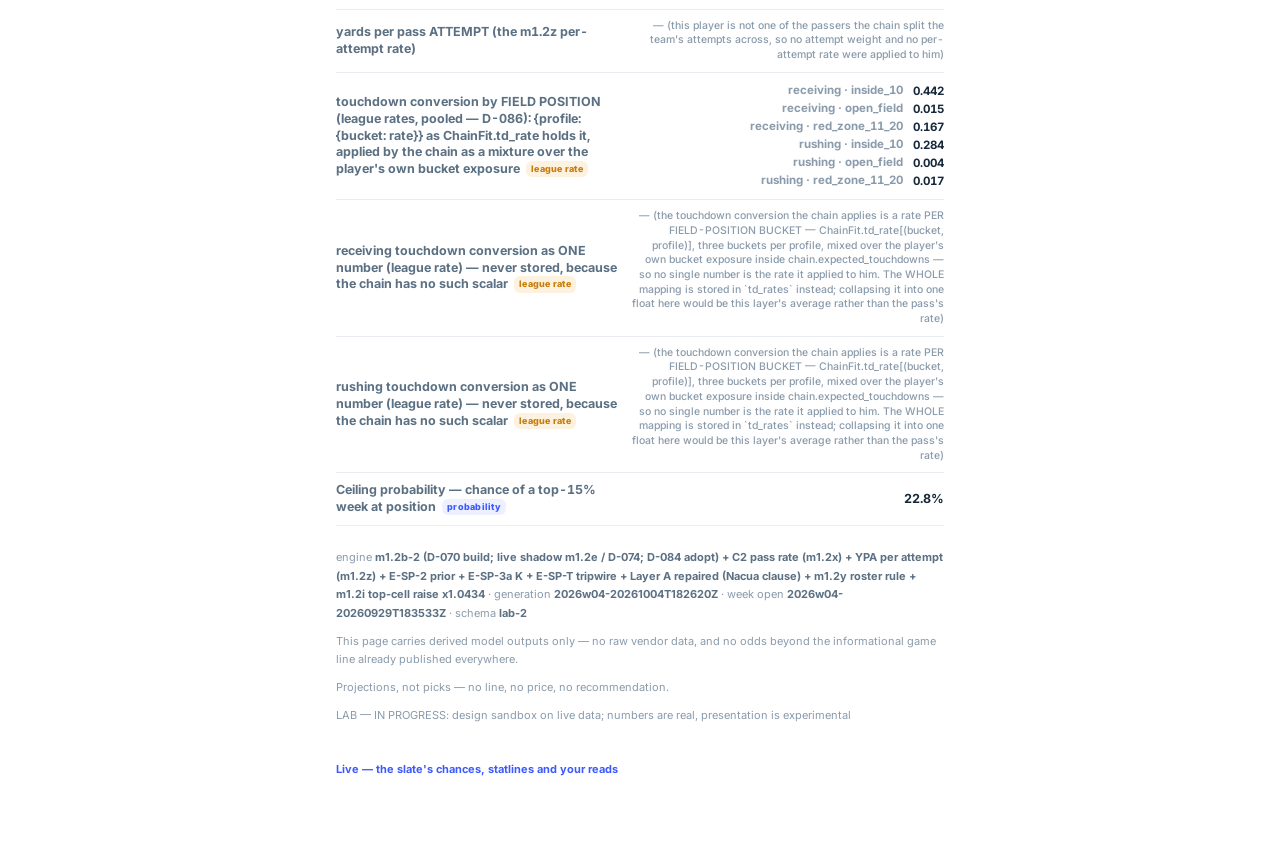
<file: board/lab/index.html>
<!DOCTYPE html>

<html lang="en">
<head>
<meta charset="UTF-8">
<meta name="viewport" content="width=device-width, initial-scale=1.0">
<title>Angles — Lab</title>
<link rel="preconnect" href="https://fonts.googleapis.com">
<link href="https://fonts.googleapis.com/css2?family=Inter:wght@400;500;600;700;800&display=swap" rel="stylesheet">
<link href="./lab.css" rel="stylesheet">
</head>

<!-- m4.4L — THE LAB: a design sandbox on live engine data
     (PLAYER_BREAKDOWN_SPEC amendment). It reads ONE file,
     ../data/lab.json, written by fantasy_edge.live.lab, and computes
     nothing. It is NOT the board: it carries no live layer, contacts
     no feed, and nothing here has graduated to the product. -->
<body data-lab="../data/lab.json"
      data-demo-lab="../demo/lab.demo.json"
      data-density="comfortable">

<!-- THE IN-PROGRESS BANNER, written into the page itself and not only
     by the script, so it is on screen before anything is fetched and
     stays there if the fetch never answers. `lab.js` re-renders this
     same element from its own LAB_IN_PROGRESS constant, and a test
     asserts the two strings are the same one. -->
<div class="banner lab" id="labbanner">LAB — IN PROGRESS: design sandbox on live data; numbers are real, presentation is experimental</div>

<div id="topbanner"></div>

<div class="wrap">

<header>
  <div class="toprow">
    <h1>Angles <span class="alpha">LAB</span></h1>
    <div class="runpill" id="runpill">loading</div>
  </div>
  <div class="gameline" id="gameline"></div>
</header>

<div class="disc" id="disclosure"></div>

<!-- the variant switcher scaffold: one control, two densities, so a
     design question can be looked at side by side in the same session
     rather than rebuilt for each answer -->
<div class="controls">
  <div class="seg" id="density" role="group"
       aria-label="Layout density"></div>
</div>

<div id="roster"></div>
<div id="detail"></div>
<div class="empty" id="empty" hidden></div>

<div class="foot" id="foot"></div>

<!-- the one link out of this page, as the board footer linked here:
     L3's sweat sandbox, which is a separate design surface on a
     fabricated fixture and shares nothing with this page's data. -->
<div class="foot sweatfoot"><a class="sweatlink" href="./sweat/">Live — the slate's chances, statlines and your reads</a></div>

</div>

<script src="./lab.js"></script>
</body>
</html>
</file>
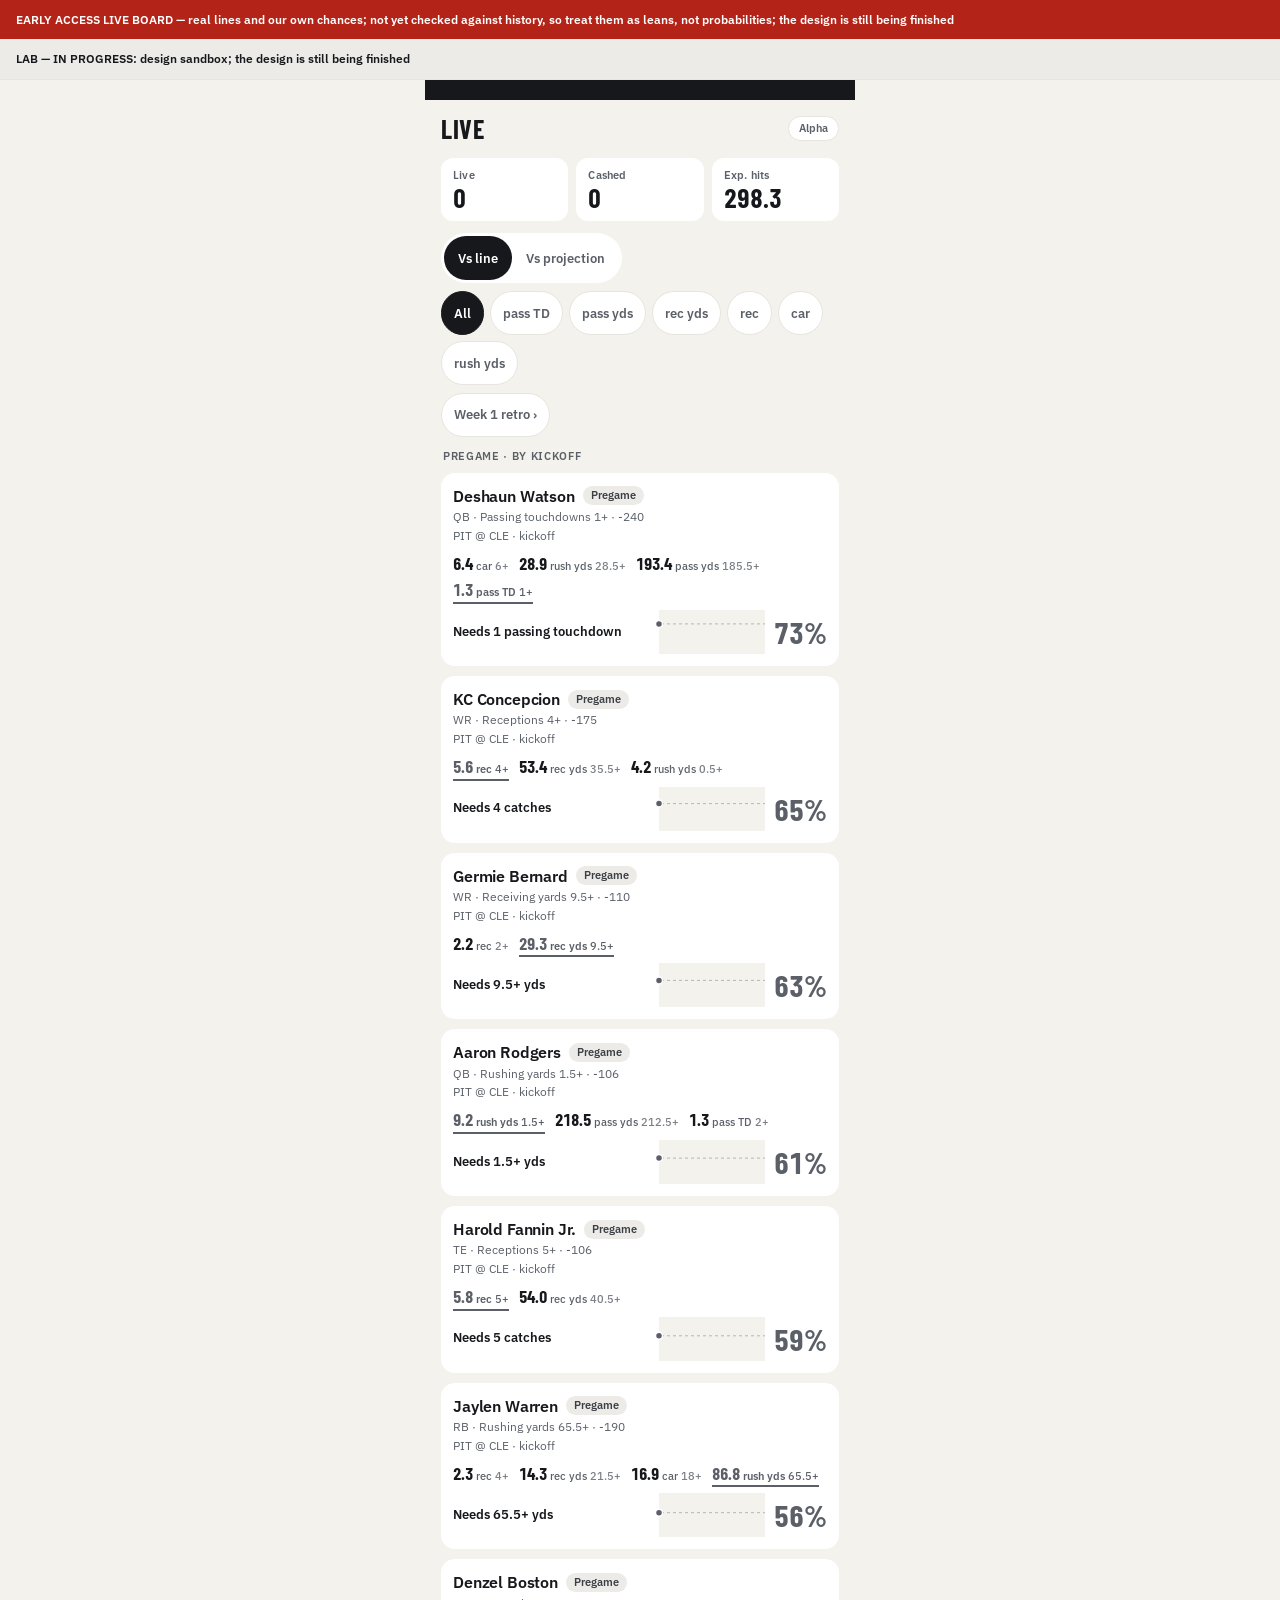
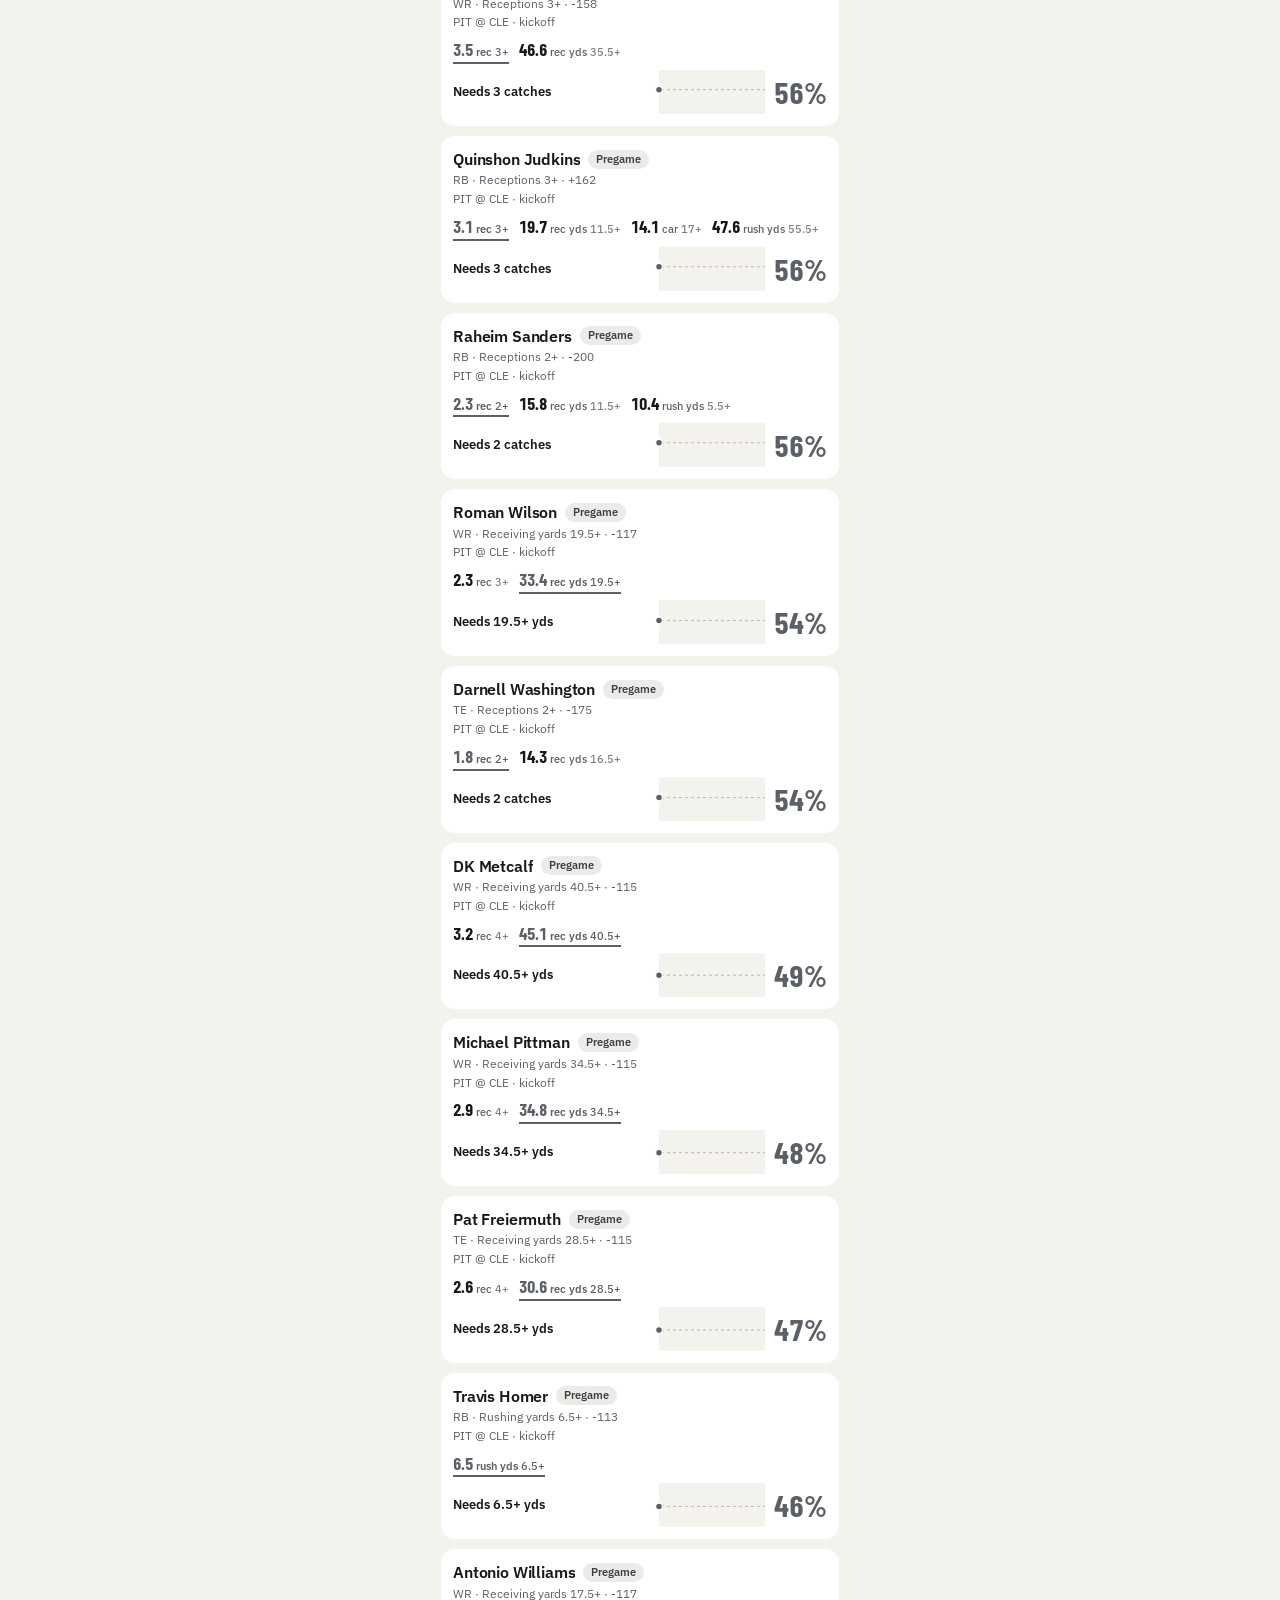
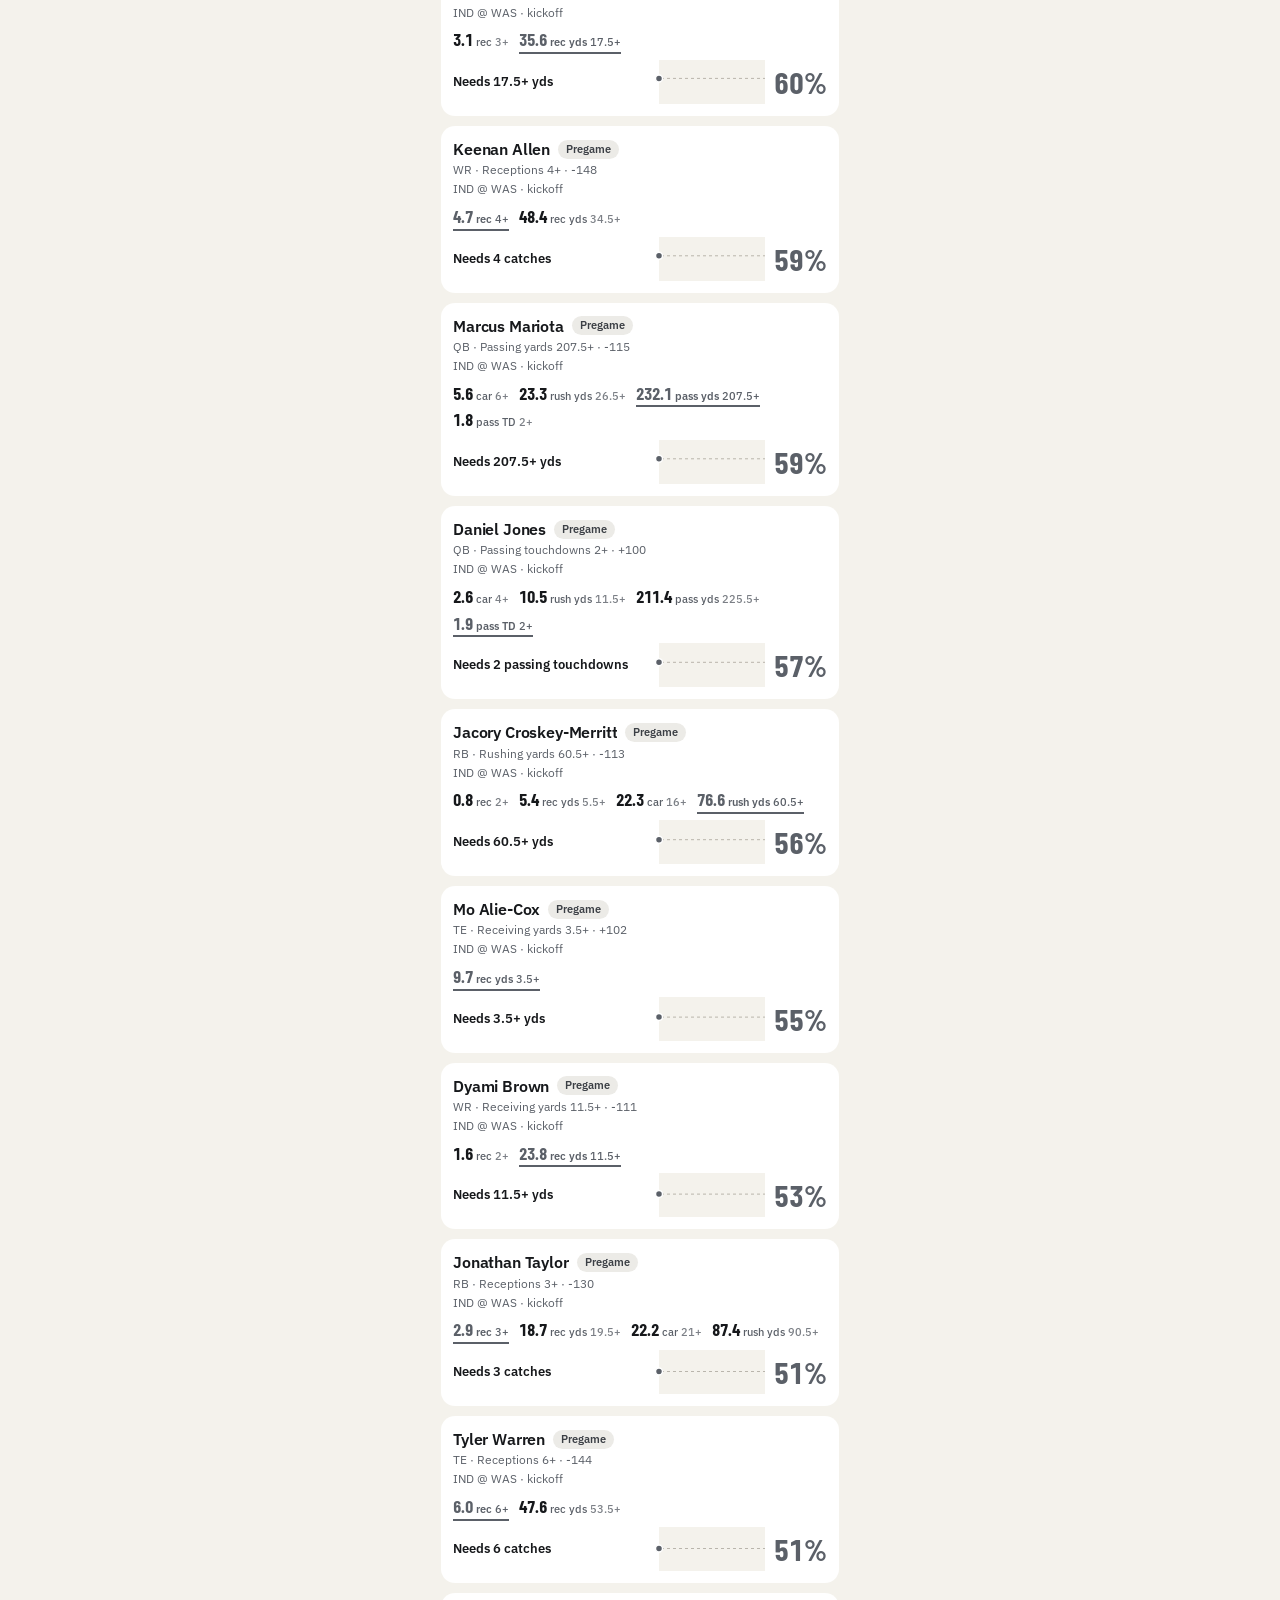
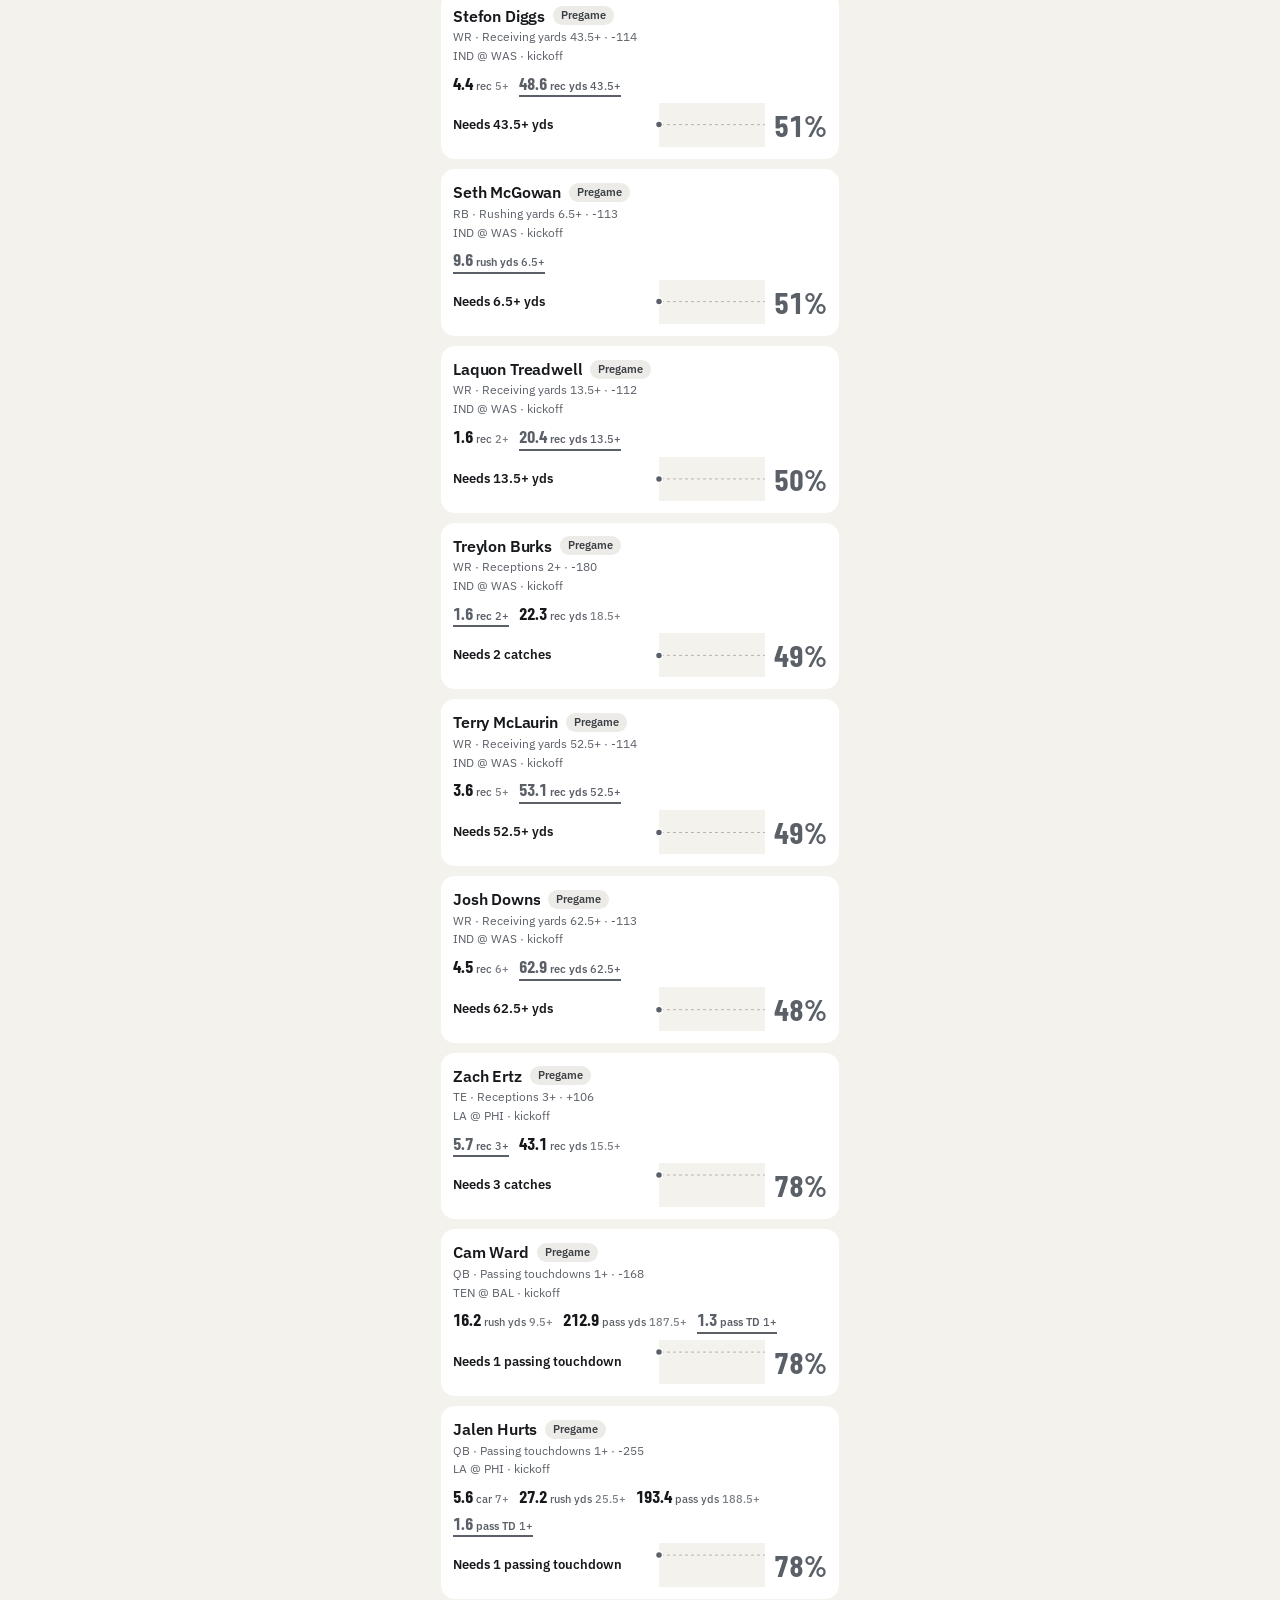
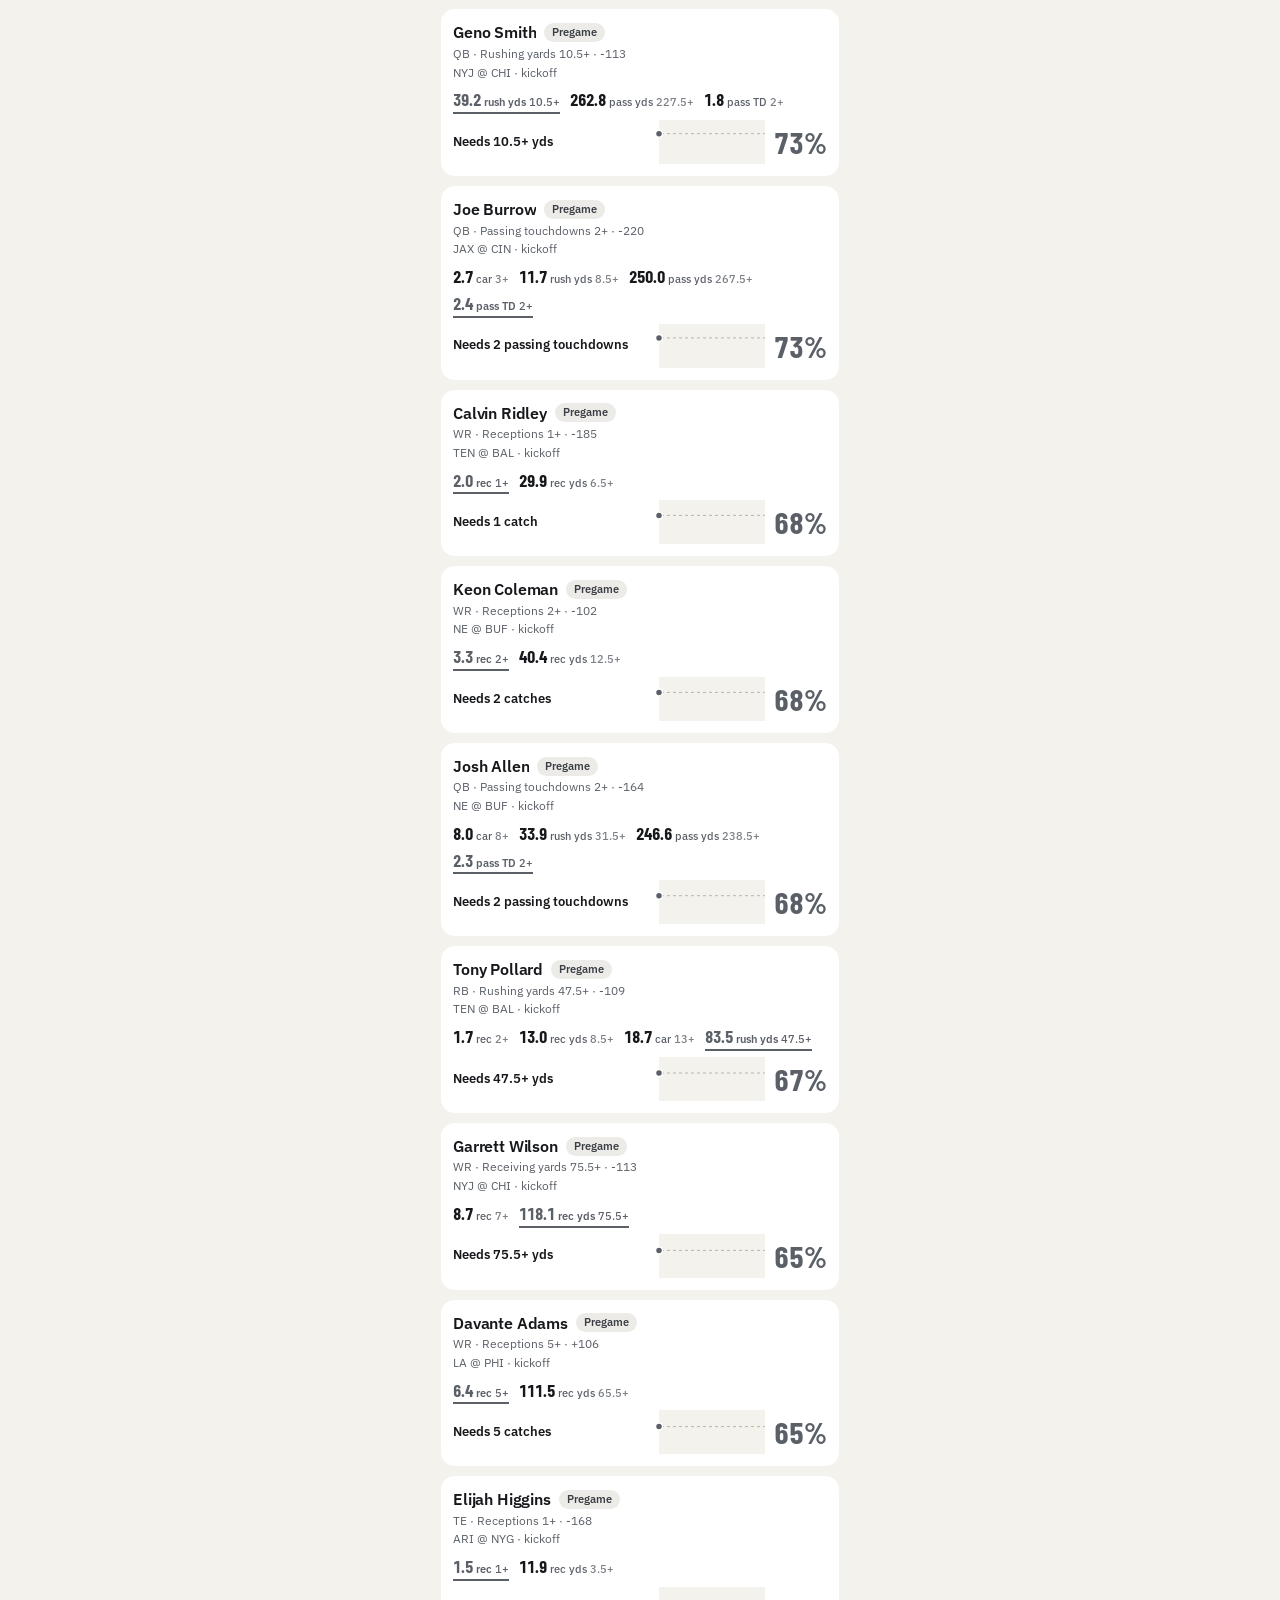
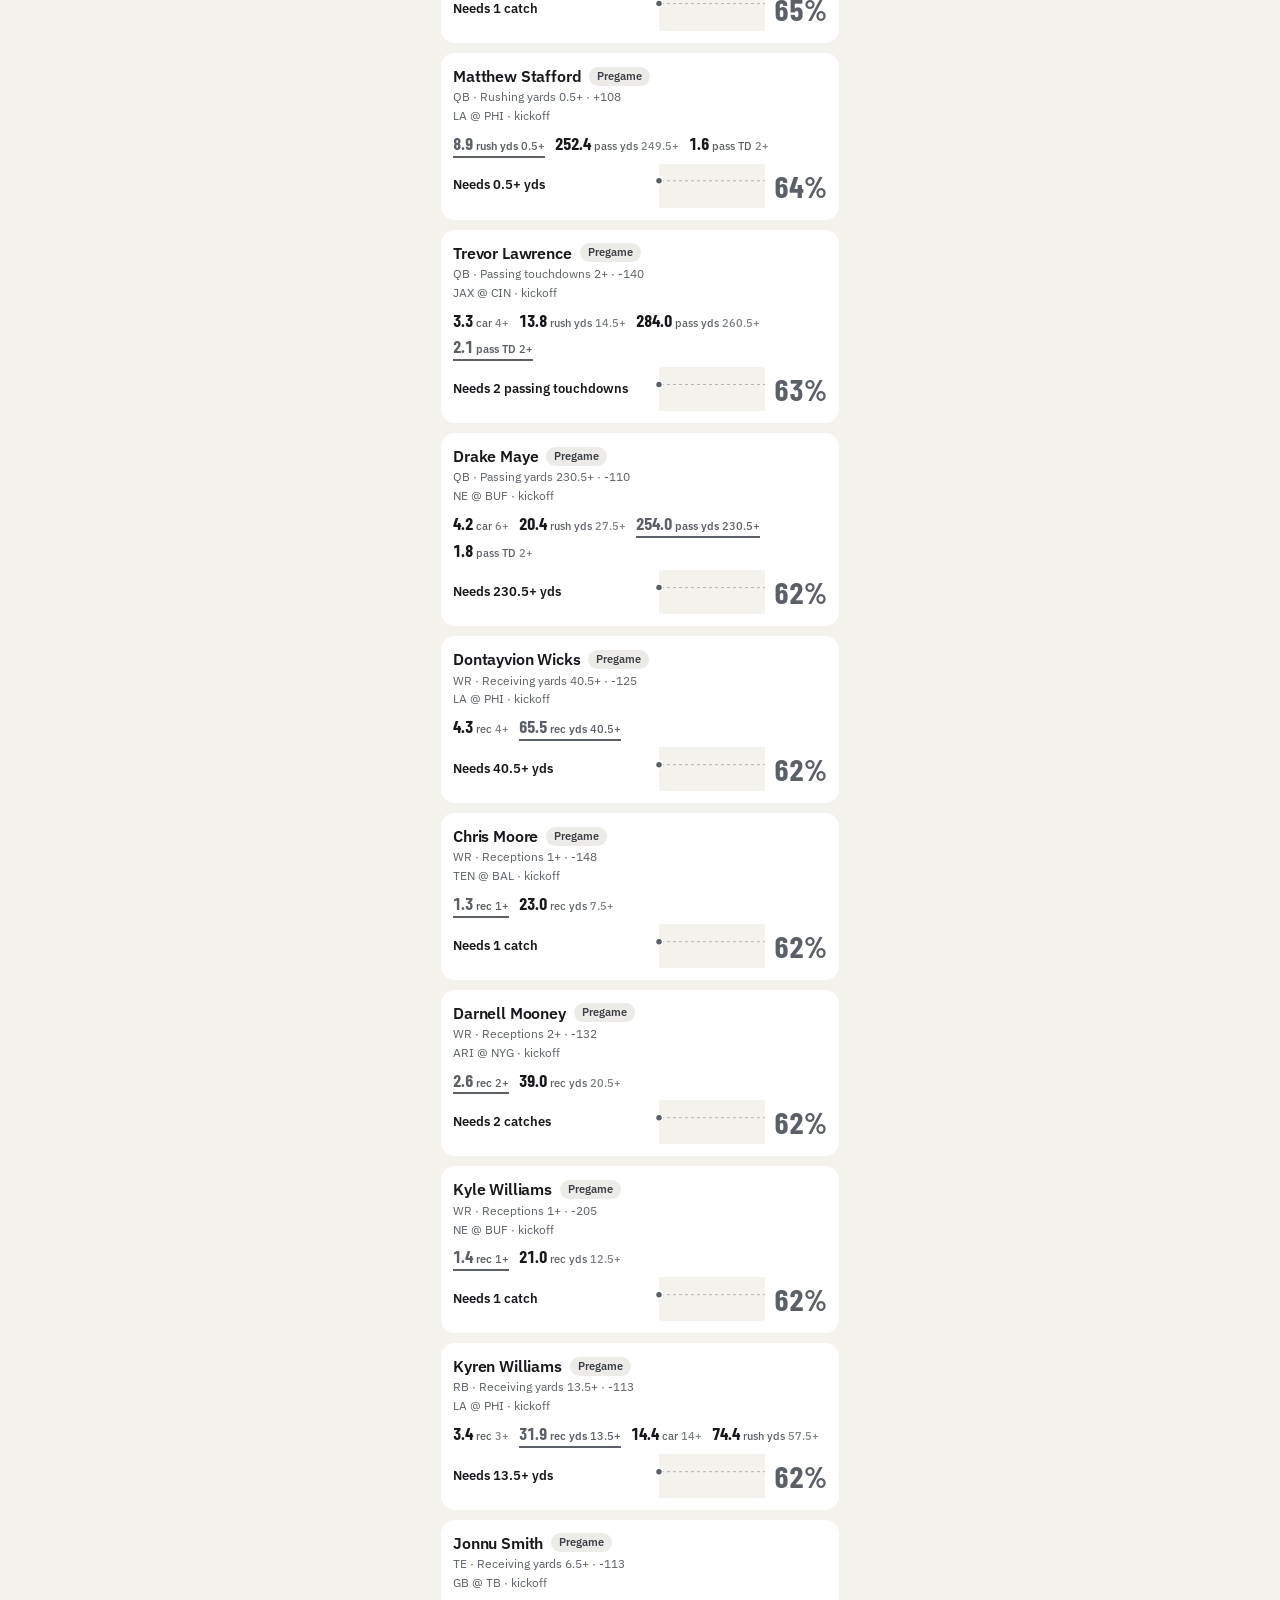
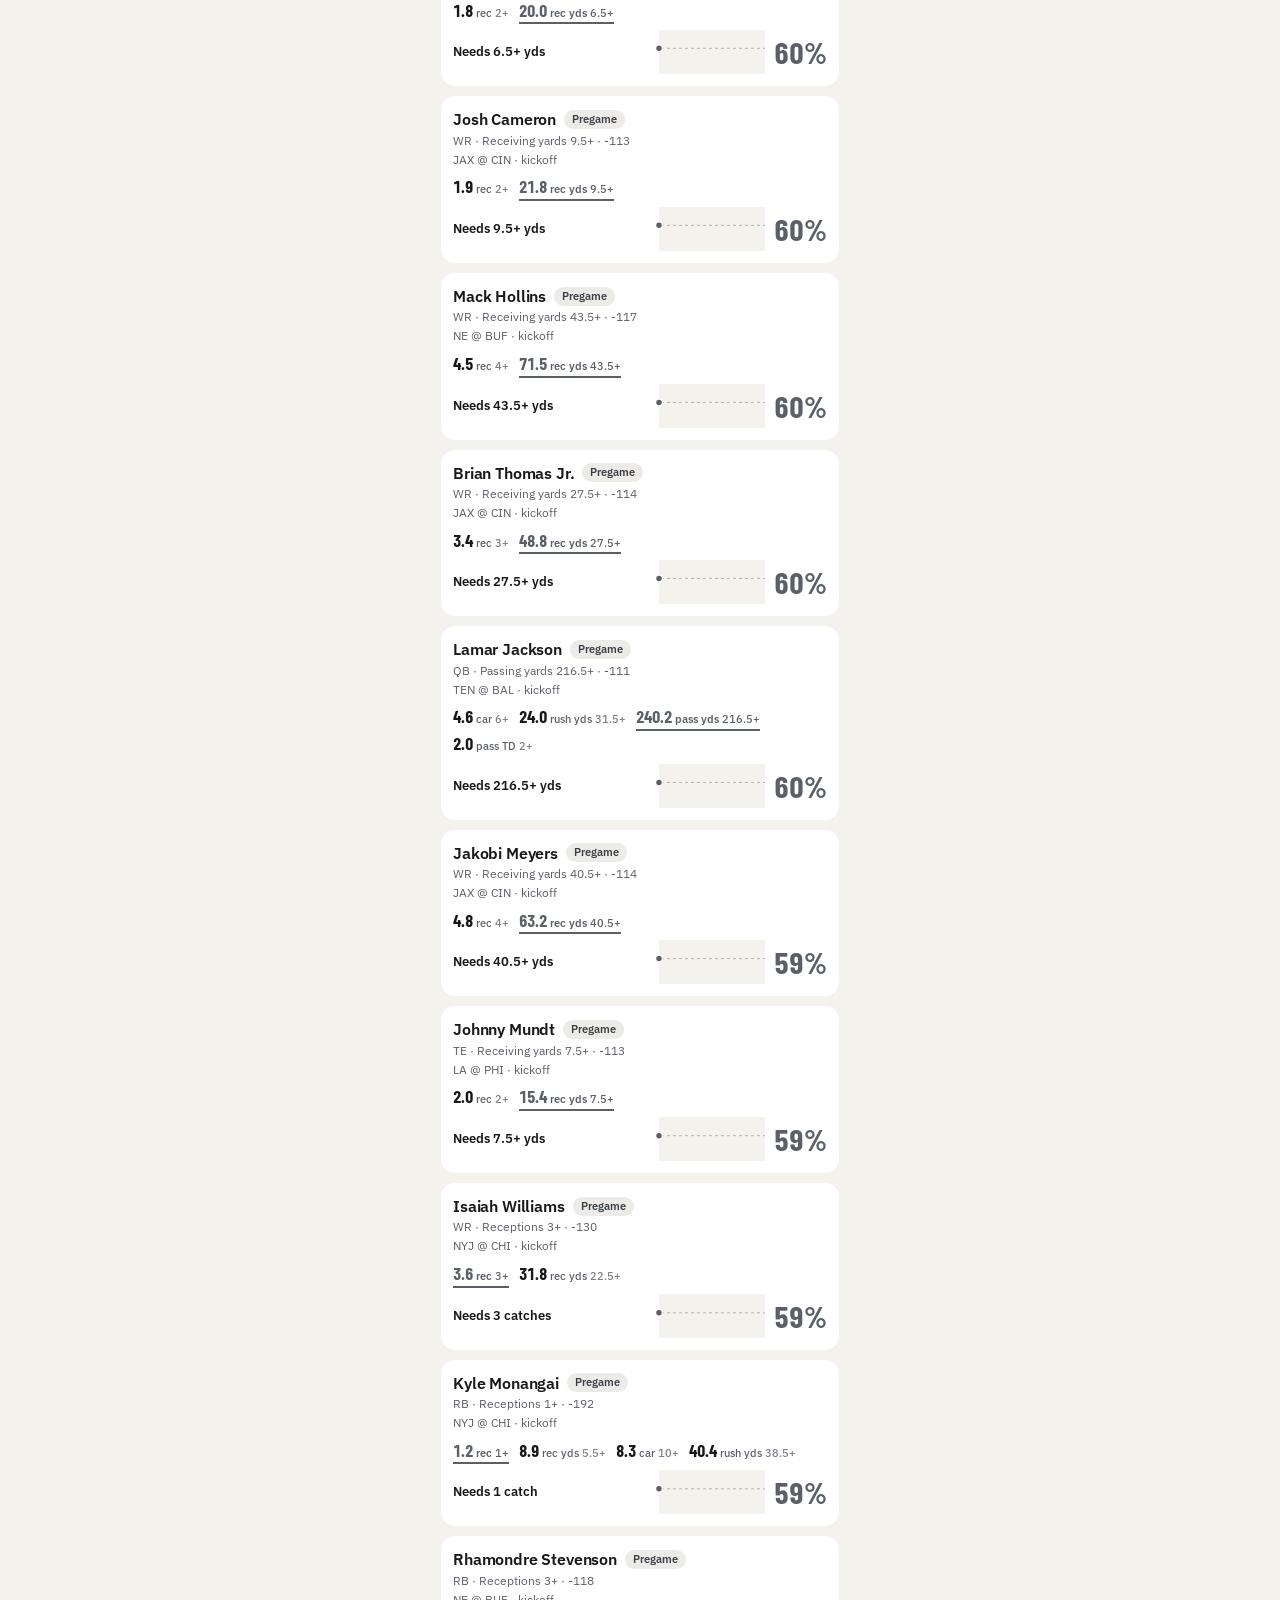
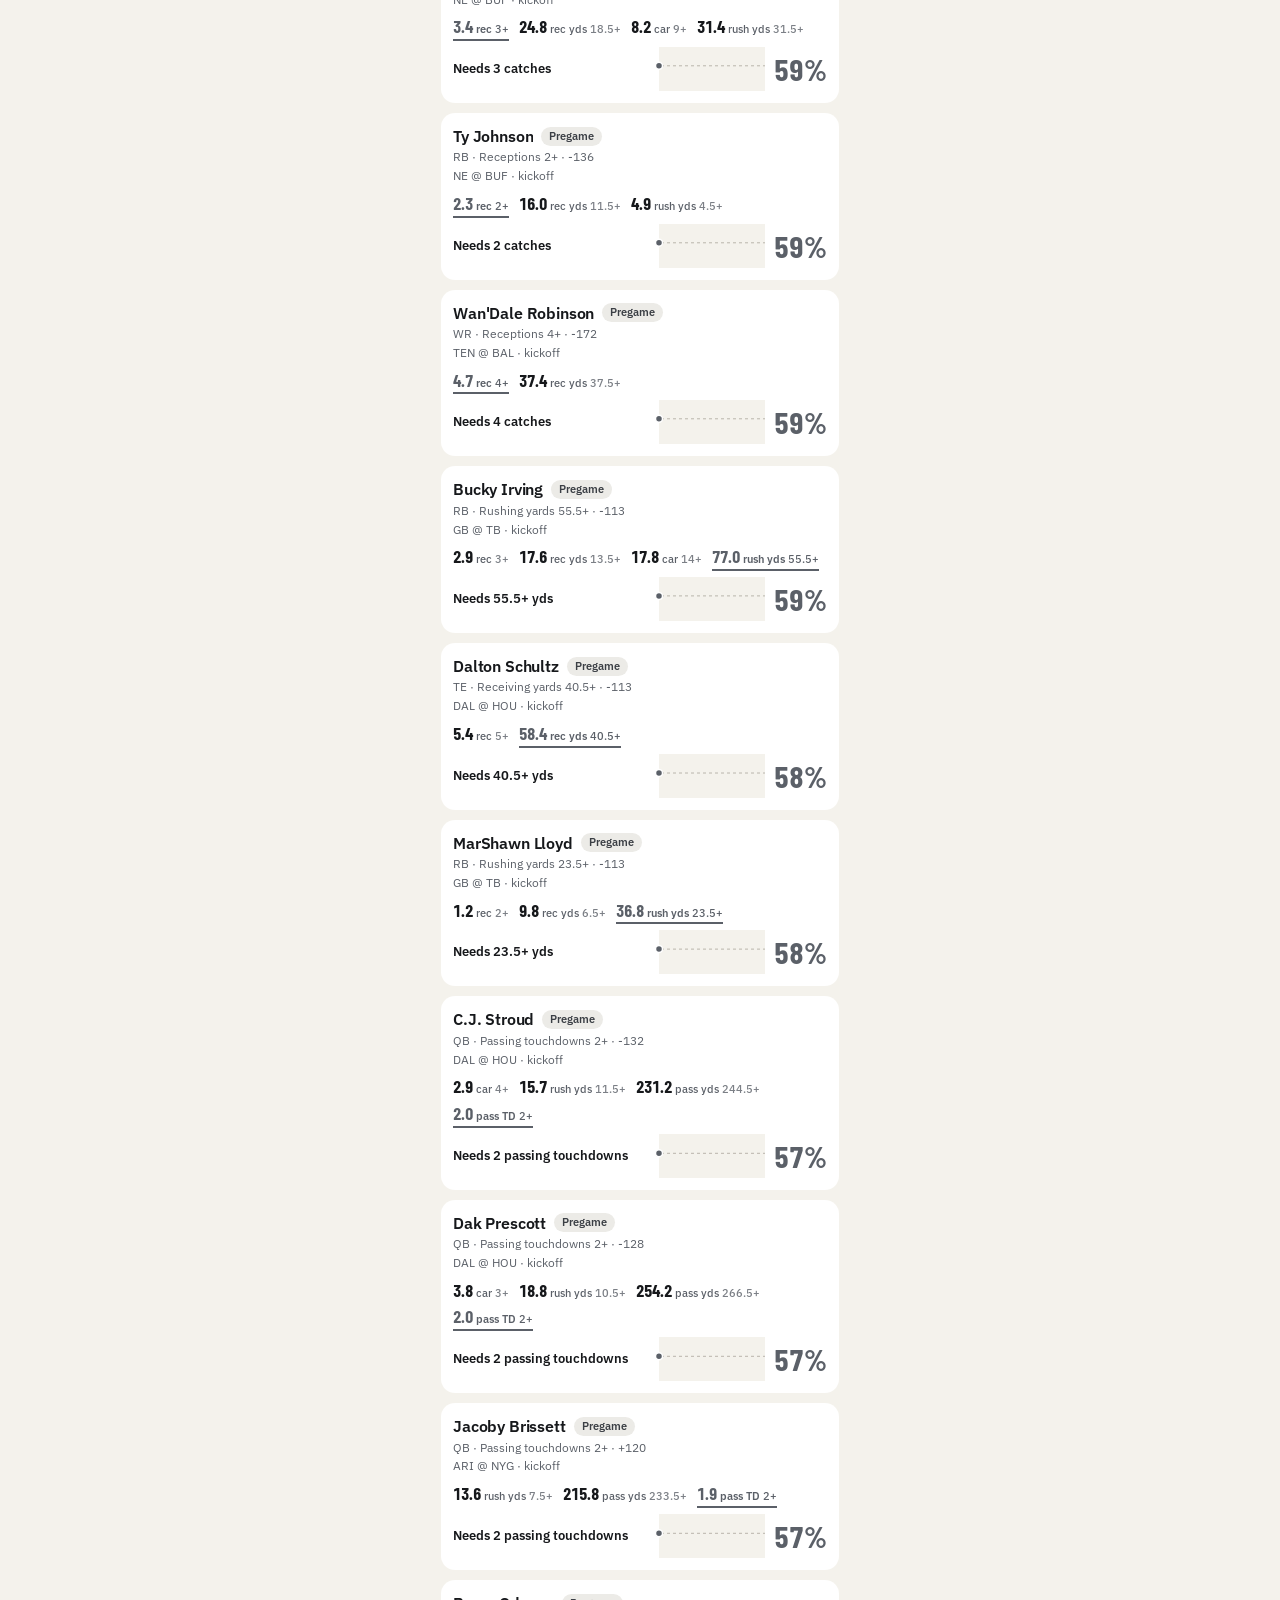
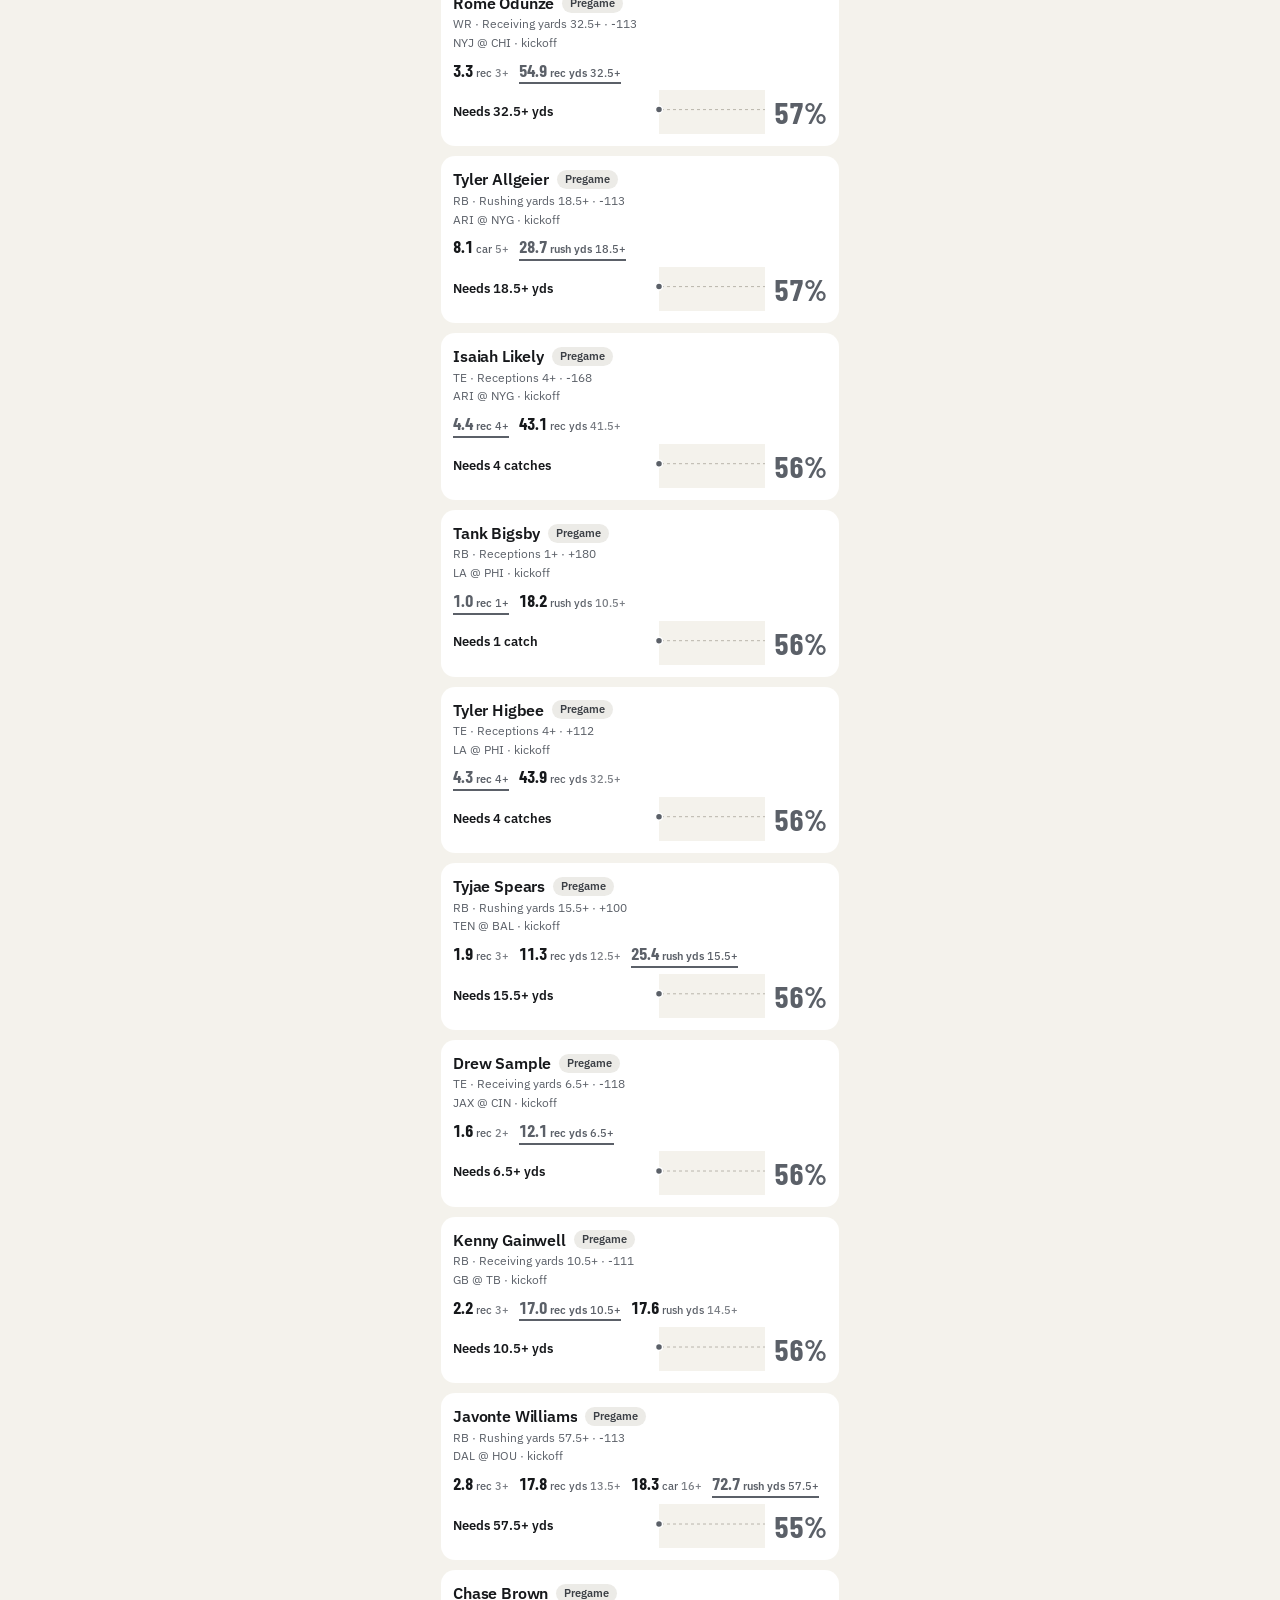
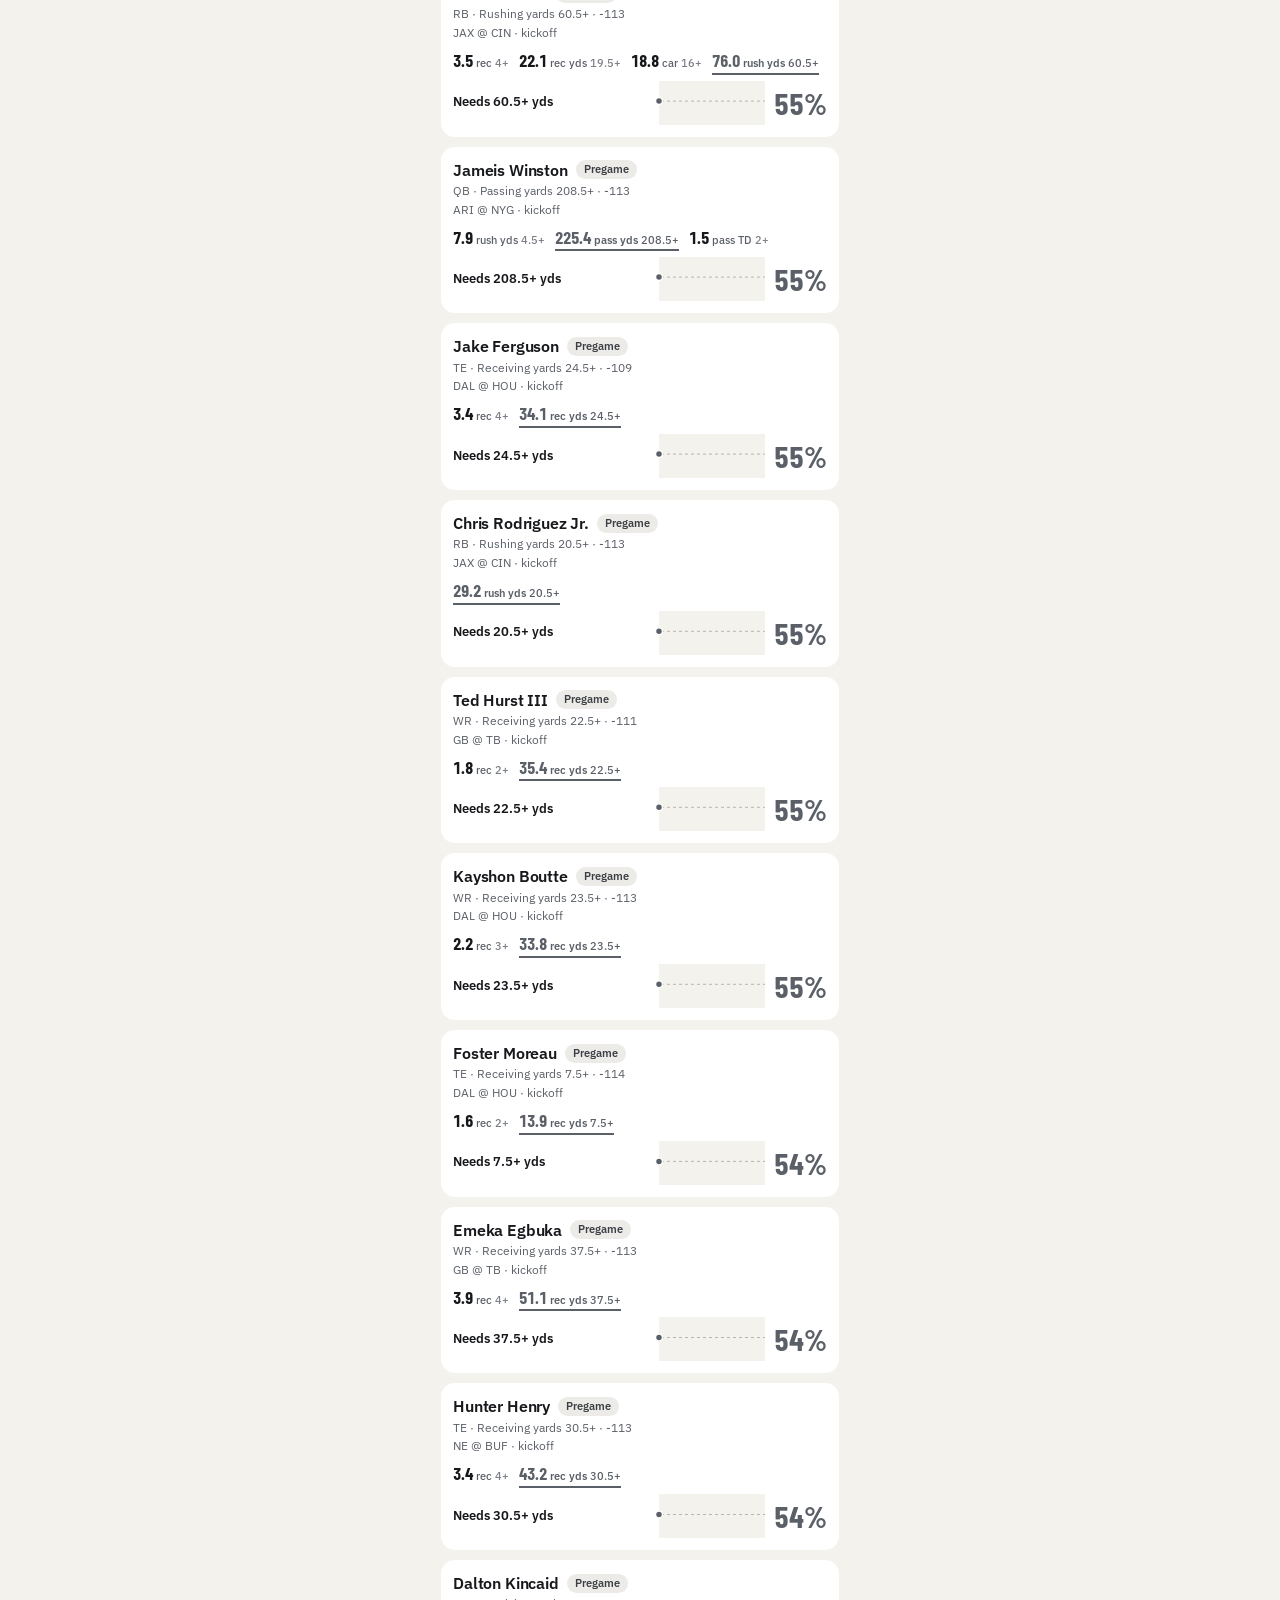
<file: board/lab/sweat/index.html>
<!DOCTYPE html>

<html lang="en">
<head>
<meta charset="UTF-8">
<meta name="viewport" content="width=device-width, initial-scale=1.0">
<title>Angles — Live sandbox</title>
<link rel="preconnect" href="https://fonts.googleapis.com">
<link rel="preconnect" href="https://fonts.gstatic.com" crossorigin>
<link href="https://fonts.googleapis.com/css2?family=Barlow+Condensed:wght@600;700&family=IBM+Plex+Sans:wght@400;500;600&display=swap" rel="stylesheet">
<link href="./sweat.css" rel="stylesheet">
</head>

<!-- LAB ITERATION L3 — THE LIVE SANDBOX (SWEAT_LAB_SPEC, realising
     docs/design/SWEAT_UI_BRIEF.md frames 1-9). Two screens — the live
     board and the chart-first card — as one page with client-side
     navigation.

     D-123 item (4): the wording says "Live"; the file names, the JSON
     names and the route fragments keep their spellings on purpose. -->

<!--

     IT READS ONE FILE, AND WHICH ONE IS THE MODE (L3b, D-122):

       REAL, THE DEFAULT: ../../data/sweats.json, written by
       fantasy_edge.live.sweat — the engine's own pregame probabilities
       against the market lines the live capture stored, with the
       prices as captured. Owner-ruled onto this lab surface under its
       ALPHA banner; it is an uncalibrated model and it is not a pick.

       DEMO, ONLY WITH ?demo=1: ../../demo/sweats.demo.json, an array
       of poll snapshots, every one of them fabricated, kept as the
       design and QA harness.

     The two never mix: sweat.js picks one URL before it fetches.

     AND A THIRD FILE ON A THIRD ROUTE (L3e): #/retro reads
     ../../data/sweats_retro_2026w01.json, written by
     fantasy_edge.live.sweat_retro — 2026 week 1 replayed from the
     play-by-play the capture job banked, against the lines the live
     capture stored. It is fetched only when that route is opened, it
     mixes with neither of the two above, and it carries NO
     probability of any kind: week 1 had no engine distribution and
     there is no live model yet. The RETROSPECTIVE sentinel below says
     exactly that, and it takes the top slot on that route. -->
<body data-sweats-real="../../data/sweats.json"
      data-sweats-demo="../../demo/sweats.demo.json"
      data-sweats-retro="../../data/sweats_retro_2026w01.json">

<!-- THE TWO BANNERS, written into the page itself and not only by the
     script, so they are on screen before anything is fetched and stay
     there if the fetch never answers. `sweat.js` re-renders these same
     elements from its own constants, and a test asserts the page and
     the constants say the same thing.

     The top slot carries the MODE'S OWN sentinel. The page ships with
     the ALPHA one on it because real is the default; `?demo=1` swaps
     in the SAMPLE one, which rides here too (`data-sample`) so both
     strings live on disk beside the script's own and neither can drift
     from it. One of them is on screen at all times, never both.

     THE RETROSPECTIVE ARM (L3e) rides the same slot on `data-retro`:
     on #/retro neither of the other two is true — nothing there is
     fabricated and nothing there is an engine probability — so that
     route takes the slot for its own sentinel. All three live on disk
     beside the script's own constants and a test asserts they are the
     same strings. -->
<div class="banner sample" id="topbanner"
     data-sample="SAMPLE LIVE BOARD — fabricated bets and numbers for design work; nothing here is a pick, a price, or a recommendation"
     data-retro="RETROSPECTIVE — 2026 week 1 replayed from saved play-by-play; no chances were ever worked out for this week">EARLY ACCESS LIVE BOARD — real lines and our own chances; not yet checked against history, so treat them as leans, not probabilities; the design is still being finished</div>
<div class="banner lab" id="labbanner">LAB — IN PROGRESS: design sandbox; the design is still being finished</div>

<!-- Frame 9's paused banner. Hidden until the replay has stood still
     for longer than twice the recording's own poll interval. -->
<div class="stale" id="stale" hidden></div>

<!-- SANDBOX CHROME, not the designed surface: the replay control that
     stands in for the poll loop. -->
<div class="replay" id="replay"></div>

<main class="wrap" id="screen"></main>

<script src="./sweat.js"></script>
</body>
</html>
</file>
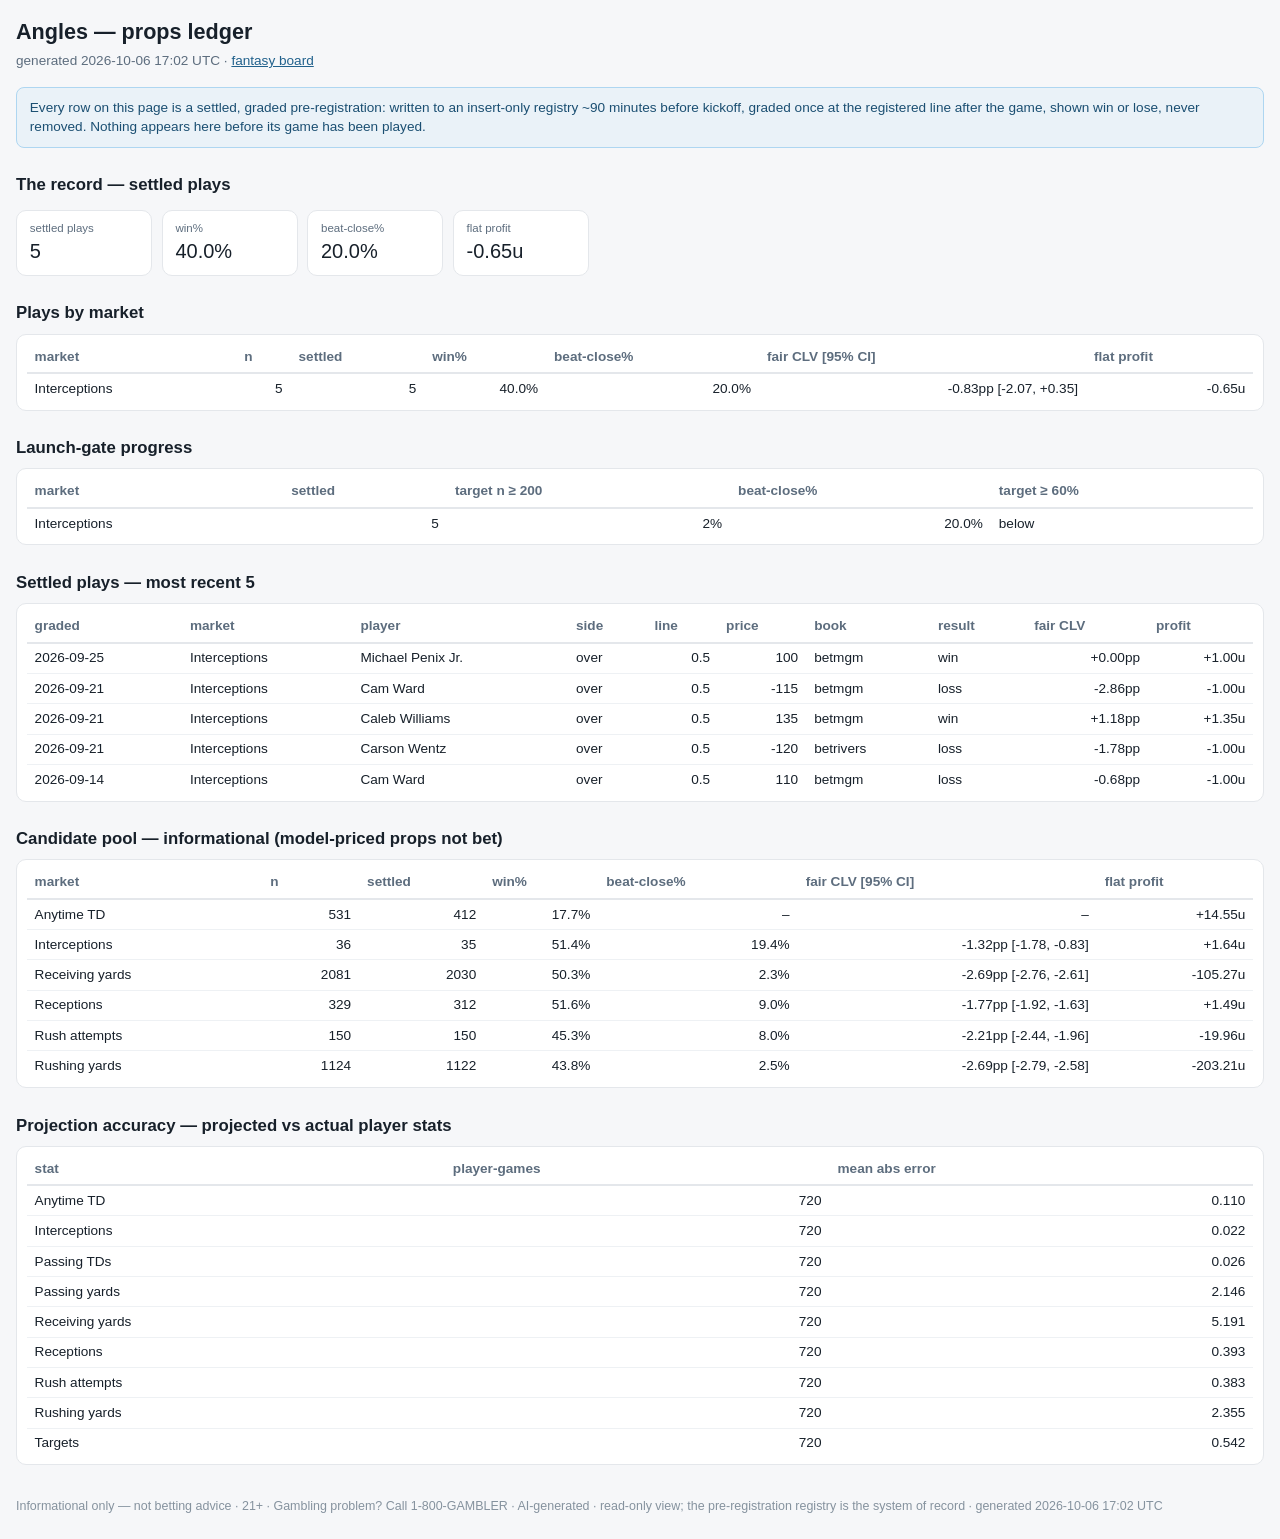
<file: edge.html>
<!doctype html><html lang="en"><head><meta charset="utf-8"><meta name="viewport" content="width=device-width, initial-scale=1"><title>Angles — props ledger</title><style>
:root { color-scheme: light; }
* { box-sizing: border-box; }
body { margin: 0; padding: 1rem; background: #f6f7f9; color: #17202a;
       font: 15px/1.45 -apple-system, "Segoe UI", Roboto, sans-serif; }
h1 { font-size: 1.35rem; margin: 0 0 .25rem; }
h2 { font-size: 1.05rem; margin: 1.6rem 0 .5rem; }
.meta { color: #5d6d7e; font-size: .85rem; margin-bottom: 1rem; }
.note { background: #eaf2f8; border: 1px solid #aed6f1; color: #1b4f72;
        padding: .6rem .8rem; border-radius: 8px; margin: .8rem 0;
        font-size: .85rem; }
.card { background: #fff; border: 1px solid #e4e7eb; border-radius: 10px;
        padding: .4rem .6rem; overflow-x: auto; margin-bottom: .8rem; }
.tiles { display: flex; flex-wrap: wrap; gap: .6rem; margin: .8rem 0; }
.tile { background: #fff; border: 1px solid #e4e7eb; border-radius: 10px;
        padding: .55rem .8rem; min-width: 8.5rem; }
.tile .k { color: #5d6d7e; font-size: .72rem; }
.tile .v { font-size: 1.25rem; font-variant-numeric: tabular-nums; }
table { border-collapse: collapse; width: 100%; font-size: .85rem; }
th { text-align: left; color: #5d6d7e; font-weight: 600;
     border-bottom: 2px solid #e4e7eb; padding: .35rem .5rem;
     white-space: nowrap; }
td { border-bottom: 1px solid #eef1f4; padding: .3rem .5rem;
     white-space: nowrap; }
tr:last-child td { border-bottom: 0; }
.num { text-align: right; font-variant-numeric: tabular-nums; }
.pos-b { color: #1d8348; } .neg-b { color: #b03a2e; }
footer { margin: 2rem 0 .5rem; color: #85929e; font-size: .78rem; }
a { color: #21618c; }
</style></head><body><h1>Angles — props ledger</h1><div class="meta">generated 2026-10-06 17:02 UTC · <a href="index.html">fantasy board</a></div><div class="note">Every row on this page is a settled, graded pre-registration: written to an insert-only registry ~90 minutes before kickoff, graded once at the registered line after the game, shown win or lose, never removed. Nothing appears here before its game has been played.</div><h2>The record — settled plays</h2><div class="tiles"><div class="tile"><div class="k">settled plays</div><div class="v">5</div></div><div class="tile"><div class="k">win%</div><div class="v">40.0%</div></div><div class="tile"><div class="k">beat-close%</div><div class="v">20.0%</div></div><div class="tile"><div class="k">flat profit</div><div class="v">-0.65u</div></div></div><h2>Plays by market</h2><div class="card"><table><thead><tr><th>market</th><th>n</th><th>settled</th><th>win%</th><th>beat-close%</th><th>fair CLV [95% CI]</th><th>flat profit</th></tr></thead><tbody><tr><td>Interceptions</td><td class="num">5</td><td class="num">5</td><td class="num">40.0%</td><td class="num">20.0%</td><td class="num">-0.83pp [-2.07, +0.35]</td><td class="num">-0.65u</td></tr></tbody></table></div><h2>Launch-gate progress</h2><div class="card"><table><thead><tr><th>market</th><th>settled</th><th>target n ≥ 200</th><th>beat-close%</th><th>target ≥ 60%</th></tr></thead><tbody><tr><td>Interceptions</td><td class="num">5</td><td class="num">2%</td><td class="num">20.0%</td><td>below</td></tr></tbody></table></div><h2>Settled plays — most recent 5</h2><div class="card"><table><thead><tr><th>graded</th><th>market</th><th>player</th><th>side</th><th>line</th><th>price</th><th>book</th><th>result</th><th>fair CLV</th><th>profit</th></tr></thead><tbody><tr><td>2026-09-25</td><td>Interceptions</td><td>Michael Penix Jr.</td><td>over</td><td class="num">0.5</td><td class="num">100</td><td>betmgm</td><td>win</td><td class="num">+0.00pp</td><td class="num">+1.00u</td></tr><tr><td>2026-09-21</td><td>Interceptions</td><td>Cam Ward</td><td>over</td><td class="num">0.5</td><td class="num">-115</td><td>betmgm</td><td>loss</td><td class="num">-2.86pp</td><td class="num">-1.00u</td></tr><tr><td>2026-09-21</td><td>Interceptions</td><td>Caleb Williams</td><td>over</td><td class="num">0.5</td><td class="num">135</td><td>betmgm</td><td>win</td><td class="num">+1.18pp</td><td class="num">+1.35u</td></tr><tr><td>2026-09-21</td><td>Interceptions</td><td>Carson Wentz</td><td>over</td><td class="num">0.5</td><td class="num">-120</td><td>betrivers</td><td>loss</td><td class="num">-1.78pp</td><td class="num">-1.00u</td></tr><tr><td>2026-09-14</td><td>Interceptions</td><td>Cam Ward</td><td>over</td><td class="num">0.5</td><td class="num">110</td><td>betmgm</td><td>loss</td><td class="num">-0.68pp</td><td class="num">-1.00u</td></tr></tbody></table></div><h2>Candidate pool — informational (model-priced props not bet)</h2><div class="card"><table><thead><tr><th>market</th><th>n</th><th>settled</th><th>win%</th><th>beat-close%</th><th>fair CLV [95% CI]</th><th>flat profit</th></tr></thead><tbody><tr><td>Anytime TD</td><td class="num">531</td><td class="num">412</td><td class="num">17.7%</td><td class="num">–</td><td class="num">–</td><td class="num">+14.55u</td></tr><tr><td>Interceptions</td><td class="num">36</td><td class="num">35</td><td class="num">51.4%</td><td class="num">19.4%</td><td class="num">-1.32pp [-1.78, -0.83]</td><td class="num">+1.64u</td></tr><tr><td>Receiving yards</td><td class="num">2081</td><td class="num">2030</td><td class="num">50.3%</td><td class="num">2.3%</td><td class="num">-2.69pp [-2.76, -2.61]</td><td class="num">-105.27u</td></tr><tr><td>Receptions</td><td class="num">329</td><td class="num">312</td><td class="num">51.6%</td><td class="num">9.0%</td><td class="num">-1.77pp [-1.92, -1.63]</td><td class="num">+1.49u</td></tr><tr><td>Rush attempts</td><td class="num">150</td><td class="num">150</td><td class="num">45.3%</td><td class="num">8.0%</td><td class="num">-2.21pp [-2.44, -1.96]</td><td class="num">-19.96u</td></tr><tr><td>Rushing yards</td><td class="num">1124</td><td class="num">1122</td><td class="num">43.8%</td><td class="num">2.5%</td><td class="num">-2.69pp [-2.79, -2.58]</td><td class="num">-203.21u</td></tr></tbody></table></div><h2>Projection accuracy — projected vs actual player stats</h2><div class="card"><table><thead><tr><th>stat</th><th>player-games</th><th>mean abs error</th></tr></thead><tbody><tr><td>Anytime TD</td><td class="num">720</td><td class="num">0.110</td></tr><tr><td>Interceptions</td><td class="num">720</td><td class="num">0.022</td></tr><tr><td>Passing TDs</td><td class="num">720</td><td class="num">0.026</td></tr><tr><td>Passing yards</td><td class="num">720</td><td class="num">2.146</td></tr><tr><td>Receiving yards</td><td class="num">720</td><td class="num">5.191</td></tr><tr><td>Receptions</td><td class="num">720</td><td class="num">0.393</td></tr><tr><td>Rush attempts</td><td class="num">720</td><td class="num">0.383</td></tr><tr><td>Rushing yards</td><td class="num">720</td><td class="num">2.355</td></tr><tr><td>Targets</td><td class="num">720</td><td class="num">0.542</td></tr></tbody></table></div><footer>Informational only — not betting advice · 21+ · Gambling problem? Call 1-800-GAMBLER · AI-generated · read-only view; the pre-registration registry is the system of record · generated 2026-10-06 17:02 UTC</footer></body></html>
</file>
<file: board/style.css>
/* m4.1c — the Board site.
 *
 * Lifted from docs/design/UI_MOCKUP_v4.html, the binding visual spec.
 * Every rule for an element the D-075 §0 departures ruled out is
 * DELETED rather than hidden: the decomposition drawer, the fantasy
 * points pill and its pace line, and the p10-p90 range strip are not
 * in this file at all. What remains is the mockup verbatim plus the
 * blocks m4.1 adds (banners, the disclosure block, the QB box-score
 * line, the stale indicator, the empty state).
 */

:root{
  --bg:#ffffff; --txt:#16283a; --sub:#5b7083; --faint:#8a9bab;
  --pillbg:#f2f3f7; --divider:#e9edf1;
  --up:#0da678; --upbg:#e4f6ef;
  --dn:#e6316e; --dnbg:#fce8f0;
  --blue:#3d5afe; --bluebg:#eef0ff;
  --warn:#c77d0a; --warnbg:#fdf2df;
  --live:#e6316e;
}
*{box-sizing:border-box;margin:0;padding:0;-webkit-tap-highlight-color:transparent}
body{background:var(--bg);color:var(--txt);font-family:'Inter',sans-serif;font-size:15px;line-height:1.4}
/* the bottom tab bar is fixed, so the page keeps a gutter deep enough
   that the last card and the footer are never under it — the bar's own
   height plus whatever the phone reserves below it */
.wrap{max-width:640px;margin:0 auto;padding-bottom:calc(76px + env(safe-area-inset-bottom))}

header{padding:18px 20px 6px}
.toprow{display:flex;align-items:center;justify-content:space-between;gap:10px}
h1{font-size:21px;font-weight:800;letter-spacing:-.02em}
/* the product-status label (D-098) — the public board is an explicitly
   ALPHA product, so the page says so wherever it says its own name, and
   permanently: never dismissible, never a banner that scrolls away.
   It rides INSIDE the h1, the way the locked nav's LOCKED/M4.2 tags
   ride inside their own tabs, so the top row is still the two flex
   children it always was and nothing else moves. Shape, size and weight
   are the card tags' (.postag / .qtag); the colour is the board's blue
   accent rather than the amber warn family, because the label is a fact
   about the interface, not a warning about the numbers. On a narrow
   phone the h1 wraps and the pill comes to rest under the title —
   still beside the name, still on the first thing a reader sees. */
.alpha{display:inline-block;vertical-align:4px;margin-left:6px;font-size:9.5px;font-weight:800;
letter-spacing:.05em;color:var(--blue);background:var(--bluebg);border-radius:6px;padding:2px 5px;
white-space:nowrap}
.runpill{background:var(--pillbg);border-radius:999px;padding:7px 14px;font-size:12.5px;font-weight:700;color:var(--sub);flex-shrink:0}
.runpill .ld{color:var(--live)}
.fresh{display:flex;gap:14px;margin-top:10px;font-size:11.5px;color:var(--faint);font-weight:500;flex-wrap:wrap}
.fresh .ok::before{content:"●";color:var(--up);margin-right:4px;font-size:9px;vertical-align:1px}
.fresh .st::before{content:"●";color:var(--warn);margin-right:4px;font-size:9px;vertical-align:1px}
/* the live layer's freshness line (m4.2b feature 6) — "updated 12s
   ago" in the ok family, and "live data stalled · trying again" in the
   SAME amber family an ageing source stamp already wears. A stalled
   feed is a fact about the feed, not an alarm: no red, no modal, no
   latch, and it clears itself on the next poll that answers. The red
   `.bad` rule this replaced is deleted rather than left behind. */
.fresh .stall{color:var(--warn);font-weight:600}
/* the projection snapshot's "as of" stamp (D-083) — the same muted
   family as the source stamps beside it, on a row of its own inside
   the same flex line. No dot: the stamps above already carry the
   ageing signal, and this one names a time, not a health. */
.fresh .asof{flex-basis:100%;margin-top:2px}

/* banners — persistent, never dismissible */
.banner{padding:11px 20px;font-size:12.5px;font-weight:700;line-height:1.5;border-bottom:1px solid var(--divider)}
.banner.demo{background:var(--dnbg);color:var(--dn)}
.banner.tp{background:var(--warnbg);color:var(--warn)}
.banner .sub{display:block;font-weight:500;margin-top:3px}

/* the locked nav stubs: present, inert, labelled */
.tabs{display:flex;gap:22px;padding:14px 20px 0;border-bottom:1px solid var(--divider)}
.tab{font-size:15px;font-weight:600;color:var(--faint);padding:8px 2px 10px;position:relative}
.tab.on{color:var(--txt)}
.tab.on::after{content:"";position:absolute;left:0;right:0;bottom:-1px;height:2.5px;background:var(--txt);border-radius:2px}
.tab.lock{cursor:default}
.tab .soon{font-size:9px;font-weight:700;color:var(--faint);vertical-align:6px;margin-left:2px}

/* the bottom tab bar (m4.2b feature 11) — three views of THIS board,
   at the foot of the viewport where the thumb already is. A thin little
   bar and nothing more: the game header's own translucent fill and
   hairline (turned upside down), the game chips' control family for the
   tabs themselves, and no shadow, no icons, no badge. The safe-area
   inset is added to the bottom padding rather than the height, so the
   bar sits flush on a phone with a home indicator and stays thin on one
   without. The locked top nav is untouched — this bar is beside it, not
   instead of it. */
.tabbar{position:fixed;left:0;right:0;bottom:0;z-index:50;display:flex;gap:6px;
justify-content:center;background:rgba(255,255,255,.97);backdrop-filter:blur(6px);
border-top:1px solid var(--divider);
padding:5px 12px calc(5px + env(safe-area-inset-bottom))}
.tabbar button{flex:1 1 0;max-width:180px;border:none;background:transparent;font-family:inherit;
font-size:12.5px;font-weight:700;color:var(--faint);padding:8px 10px;border-radius:999px;
cursor:pointer;white-space:nowrap;min-height:38px}
.tabbar button.on{background:var(--bluebg);color:var(--blue)}
.tabbar button:focus-visible{outline:2px solid var(--blue);outline-offset:-2px}

/* disclosure block — always visible, top of board, never a modal */
.disc{margin:14px 20px 0;background:var(--pillbg);border-radius:12px;padding:12px 14px;font-size:12.5px;color:var(--sub);line-height:1.55}
.disc b{color:var(--txt);font-weight:700}
.disc p+p{margin-top:8px}
/* the third-party banner: persistent, inside the disclosure block,
   and unmistakably not the engine's framing */
.disc .tpline{display:block;margin-top:10px;background:var(--warnbg);color:var(--warn);border-radius:8px;padding:9px 11px;font-weight:700}

/* board search (m4.2b feature 10) — one input, above the two segmented
   controls it composes with, because it is the broadest of the three:
   it narrows the whole board by name or by matchup and everything below
   it narrows what is left. The mockup depicts no search field, so the
   input takes the control family already on the page — the segmented
   filter's own pill shape, fill and type — at the pin star's 44px
   height, so a thumb gets a real target. The native type=search clear
   (×) is deliberately kept: `appearance:none` would take it away with
   the rest of the platform chrome, so it is handed back explicitly
   rather than replaced by a button of our own. */
.search{padding:14px 20px 0}
.search input{width:100%;-webkit-appearance:none;appearance:none;border:none;background:var(--pillbg);
border-radius:999px;font-family:inherit;font-size:14px;font-weight:600;color:var(--txt);
padding:11px 16px;min-height:44px;line-height:1.2}
.search input::placeholder{color:var(--faint);font-weight:500}
.search input:focus-visible{outline:2px solid var(--blue);outline-offset:-2px}
.search input::-webkit-search-cancel-button{-webkit-appearance:searchfield-cancel-button;
appearance:auto;cursor:pointer}

.filters{display:flex;gap:8px;padding:14px 20px;overflow-x:auto;scrollbar-width:none}
.filters::-webkit-scrollbar{display:none}
.seg{display:flex;background:var(--pillbg);border-radius:999px;padding:3px;flex-shrink:0}
.seg button{border:none;background:transparent;font-family:inherit;font-size:13.5px;font-weight:600;color:var(--sub);padding:7px 15px;border-radius:999px;cursor:pointer;white-space:nowrap}
.seg button.on{background:#fff;color:var(--txt);box-shadow:0 1px 4px rgba(22,40,58,.12)}
.seg button:disabled{color:var(--faint);opacity:.55;cursor:default}

/* the game filter (m4.2b feature 7a) — one compact chip per game on
   the board, in kickoff order, behind a leading All. The mockup depicts
   no such row, so it takes the control family the position filter and
   the sorts already wear, one size down: these are the board's nouns,
   not its verbs. The row scrolls sideways on a phone rather than
   wrapping into a wall of chips, and a slate with no games renders no
   row at all. */
.gseg{display:flex;gap:6px;padding:0 20px 14px;overflow-x:auto;scrollbar-width:none;-webkit-overflow-scrolling:touch}
.gseg::-webkit-scrollbar{display:none}
.gseg:empty{display:none}
.gseg button{border:none;background:var(--pillbg);font-family:inherit;font-size:12.5px;font-weight:700;
color:var(--sub);padding:9px 13px;border-radius:999px;cursor:pointer;white-space:nowrap;flex-shrink:0;
min-height:38px;letter-spacing:.01em}
.gseg button.on{background:var(--bluebg);color:var(--blue)}
.gseg button:focus-visible{outline:2px solid var(--blue);outline-offset:-2px}

/* game headers */
.ghead{position:sticky;top:0;z-index:10;background:rgba(255,255,255,.97);backdrop-filter:blur(6px);
padding:12px 20px 10px;border-bottom:1px solid var(--divider);display:flex;align-items:center;gap:10px}
.gbadges{display:flex;flex-shrink:0}
.gbadge{width:30px;height:30px;border-radius:50%;display:flex;align-items:center;justify-content:center;
font-size:9.5px;font-weight:800;color:#fff;border:2px solid #fff}
.gbadge+.gbadge{margin-left:-8px}
.gmain{flex:1;min-width:0}
.gtitle{font-size:15px;font-weight:800;letter-spacing:-.015em}
.gtitle .sc{color:var(--sub);font-weight:700}
.gmeta{font-size:11.5px;font-weight:600;color:var(--faint);margin-top:1px}
.gstatus{flex-shrink:0;text-align:right}
.gspill{display:inline-flex;align-items:center;gap:5px;font-size:11.5px;font-weight:800;border-radius:999px;padding:5px 11px}
.gspill.live{background:var(--dnbg);color:var(--live)}
.gspill.live .dot{width:6px;height:6px;border-radius:50%;background:var(--live);animation:pulse 1.4s infinite}
.gspill.pre{background:var(--pillbg);color:var(--sub)}
.gspill.final{background:var(--pillbg);color:var(--txt)}
@keyframes pulse{0%,100%{opacity:1}50%{opacity:.35}}

/* possession (m4.2b feature 2) — a single mark beside the team holding
   the ball, in the live colour, and only ever on a game in progress */
.poss{color:var(--live);font-size:9px;vertical-align:2px}

/* the red-zone chip (m4.2b feature 3) — the board's one "look up now"
   signal. The mockup does not depict it, so it takes the design
   system's warn family (the same one the Q tag wears) and reads
   identically on a game header and on a card */
.rz{display:inline-flex;align-items:center;font-size:10px;font-weight:800;letter-spacing:.03em;
color:var(--warn);background:var(--warnbg);border-radius:6px;padding:2px 6px;flex-shrink:0}
.gstatus .rz{margin-right:6px;vertical-align:1px}

/* the per-game disclosure (m4.2b feature 7b) — the pin star's own tap
   discipline, on the game header: a 44px target drawn as a small
   chevron, with the padding as the target and the negative margin
   taking it back out of the layout so the header does not grow. A
   folded game keeps every other thing its header was already saying */
.fold{flex-shrink:0;align-self:center;border:none;background:transparent;font-family:inherit;font-size:13px;
line-height:1;color:var(--faint);cursor:pointer;padding:11px;margin:-9px -9px -9px -4px;min-width:44px;min-height:44px;
display:flex;align-items:center;justify-content:center;border-radius:999px}
.fold.on{color:var(--txt)}
.fold:focus-visible{outline:2px solid var(--blue);outline-offset:-3px}

/* the Pinned group (m4.2b feature 1) — the game header's own rules,
   so the section reads as one more group and not a new kind of thing */
.phead .gtitle{display:flex;align-items:center;gap:6px}
.pinmark{color:var(--blue);font-size:13px}

/* cards — the card itself still invites no tap, so no pointer and no
   press state; the star is the one control a card carries */
.card{padding:15px 20px 13px;border-bottom:1px solid var(--divider)}
.cardtop{display:flex;gap:12px;align-items:flex-start}
.badge{width:42px;height:42px;border-radius:50%;display:flex;align-items:center;justify-content:center;font-size:11.5px;font-weight:800;color:#fff;flex-shrink:0}
.cmain{flex:1;min-width:0}
.teamline{font-size:12px;font-weight:600;color:var(--sub)}
.pname{font-size:16.5px;font-weight:700;letter-spacing:-.015em;margin:1px 0 0;display:flex;align-items:center;gap:7px;flex-wrap:wrap}
.postag{font-size:10px;font-weight:800;color:var(--sub);background:var(--pillbg);border-radius:6px;padding:2px 6px}
.qtag{font-size:10.5px;font-weight:800;color:var(--warn);background:var(--warnbg);border-radius:6px;padding:2px 6px}

/* the always-visible pace chip (m4.2b feature 8a) — the card's hot /
   cold / level state, said in words instead of left to the colour of a
   number. It takes the pace classes THEMSELVES as its modifier, so the
   text colour is the very rule the LIVE cells are painted with
   (.c-up / .c-dn / .c-n above) and only the quiet background is added
   here: the chip cannot drift away from the numbers because it is not
   a second treatment of them. Chip shape is the Q tag's, so a card's
   header row reads as one family. */
.pchip{display:inline-flex;align-items:center;font-size:10px;font-weight:800;letter-spacing:.03em;
border-radius:6px;padding:2px 6px;flex-shrink:0;white-space:nowrap;font-variant-numeric:tabular-nums}
.pchip.c-up{background:var(--upbg)}
.pchip.c-dn{background:var(--dnbg)}
/* the neutral state is deliberately the quietest thing on the row: it
   is present because the indicator is always present, not because it
   has news */
.pchip.c-n{background:var(--pillbg);color:var(--faint)}

/* the achievement hero number (m4.2b feature 9) — the one large number
   a card carries: what share of this player's projected statline has
   actually landed, as a percentage. docs/design/UI_MOCKUP_v5_live.html
   puts a hero-weight number in exactly this place, on a right-hand rail
   it calls `.cright`, so the rail keeps that name and the number keeps
   that visual weight — a compact pill, tabular figures, tight tracking.
   What the mockup put INSIDE that rail is not what this renders and its
   probability treatments are not built.

   The numeral takes the pace classes THEMSELVES as its modifier, the
   way the pace chip does: the colour is the very rule the LIVE cells
   are painted with (.c-up / .c-dn / .c-n below) and only the quiet
   background is added here, so the hero cannot drift away from the
   numbers under it. A final drops the fill for a hairline — the settled
   reading the FINAL status pill already has — because nothing about
   that number is going to move again.

   The rail is width-capped rather than nowrapped: on a 400px card the
   name beside it wraps (it already does) and the hero keeps its
   footprint, so nothing overflows and the star keeps its 44px edge. */
.cright{flex-shrink:0;display:flex;flex-direction:column;align-items:flex-end;gap:2px;
max-width:104px;text-align:right}
.ach{display:inline-block;font-size:20px;font-weight:800;letter-spacing:-.02em;line-height:1.2;
border-radius:999px;padding:5px 11px;font-variant-numeric:tabular-nums}
.ach.c-up{background:var(--upbg)}
.ach.c-dn{background:var(--dnbg)}
.ach.c-n{background:var(--pillbg)}
.ach.fin{background:transparent;box-shadow:inset 0 0 0 1.5px var(--divider)}
/* the comparison the colour is making, said in words, in the same muted
   family every other footnote on the card wears */
.achsub{font-size:9.5px;font-weight:600;color:var(--faint);font-variant-numeric:tabular-nums}

/* the per-player freshness stamp (m4.2b feature 8b) — how current THIS
   player's numbers are, in game time. The QB box-score line's muted
   family again, one step quieter still: it is a footnote to the card,
   never a thing to read before the numbers */
.laststat{margin:6px 0 0;padding-left:54px;font-size:11px;font-weight:600;color:var(--faint);
font-variant-numeric:tabular-nums}

/* the pin star: a 44px tap target drawn as a compact glyph. The
   padding is the target and the negative margin takes it back out of
   the layout, so the thumb gets its square without the card growing */
.pin{flex-shrink:0;align-self:center;border:none;background:transparent;font-family:inherit;font-size:18px;
line-height:1;color:var(--faint);cursor:pointer;padding:11px;margin:-9px -9px -9px 0;min-width:44px;min-height:44px;
display:flex;align-items:center;justify-content:center;border-radius:999px}
.pin.on{color:var(--blue)}
.pin:focus-visible{outline:2px solid var(--blue);outline-offset:-3px}

/* the two marks (m4.2b feature 11) — My Team and My Bets, beside the
   star. The star's own tap discipline exactly: the padding is the 44px
   target and the negative margin takes it back out of the layout, so a
   thumb gets its square and the card does not grow. They are drawn
   QUIETER than the star on purpose — a smaller glyph, and the muted
   subhead colour when set rather than the star's blue — because a pin
   is what a reader is watching right now and a mark is what he keeps.
   The horizontal negative margins pull the pair together so the three
   controls read as one group on the card's edge. */
.mark{flex-shrink:0;align-self:center;border:none;background:transparent;font-family:inherit;font-size:13px;
line-height:1;color:var(--faint);cursor:pointer;padding:11px 6px;margin:-9px -5px -9px -5px;min-width:44px;min-height:44px;
display:flex;align-items:center;justify-content:center;border-radius:999px}
.mark.on{color:var(--sub)}
.mark:focus-visible{outline:2px solid var(--blue);outline-offset:-3px}

/* stat grid */
.stats{margin-top:10px;padding-left:54px}
.srow{display:grid;grid-template-columns:40px repeat(var(--n),minmax(0,1fr));gap:4px 6px;align-items:baseline}
.srow+.srow{margin-top:4px}
.shead .cell{font-size:10.5px;font-weight:700;color:var(--faint)}
.rlab{font-size:9.5px;font-weight:800;color:var(--faint);letter-spacing:.02em}
.rlab.lv{color:var(--live)}
.proj .cell{font-size:13.5px;font-weight:600;color:var(--sub);font-variant-numeric:tabular-nums}
.liver .cell{font-size:14.5px;font-weight:800;font-variant-numeric:tabular-nums}
.c-up{color:var(--up)} .c-dn{color:var(--dn)} .c-n{color:var(--txt)}

/* usage vs expected-to-now (m4.2b feature 4) — labelled arithmetic on
   published values. The mockup depicts no treatment for it, so it takes
   the QB box-score line's muted family: this is information, not an
   alert, and it must not out-shout the LIVE row it sits under. The
   observed count alone carries the stat grid's own pace colour, on the
   same thresholds, so the two never disagree. */
.usage{margin:9px 0 0;padding-left:54px;font-size:11.5px;font-weight:600;color:var(--sub);font-variant-numeric:tabular-nums}
.usage span{font-weight:800}

/* QB live-only box-score line — never a projection, so never in the
   PROJ/LIVE pair above it */
.boxline{margin:9px 0 0;padding-left:54px;font-size:11.5px;font-weight:700;color:var(--sub);font-variant-numeric:tabular-nums}
.boxline .src{color:var(--faint);font-weight:500;font-variant-numeric:normal}

.empty{margin:28px 20px;padding:18px;background:var(--pillbg);border-radius:12px;font-size:13.5px;color:var(--sub);line-height:1.6}
.empty b{color:var(--txt);font-weight:700;display:block;margin-bottom:4px}

.foot{padding:22px 20px;font-size:11.5px;color:var(--faint);line-height:1.7}
.foot p+p{margin-top:10px}
.foot b{color:var(--sub);font-weight:700}
/* the footer's one link out (m4.4L) — the board's blue accent, the
   footnote's own size, and a 44px-tall target so a thumb can hit it
   without the footer growing */
.foot .lablink{display:inline-block;color:var(--blue);font-weight:800;
text-decoration:none;padding:12px 10px;margin:-12px -10px -12px -10px;
min-height:44px;line-height:20px}
.foot .lablink:focus-visible{outline:2px solid var(--blue);outline-offset:-2px}
</file>
<file: board/app/app.css>
/* U1 — THE APP SHELL'S VISUAL SYSTEM.
 *
 * docs/design/FANTASY_EDGE_UI_HANDOFF.md sec 3, taken VERBATIM: the
 * token table below is the owner-approved palette at the hexes the
 * handoff lists, and the type scale is its own sec 3.2 list. Nothing
 * here is a substitution, an approximation or a nearby shade — when a
 * colour or a size changes it changes in the handoff first and here
 * second, and the tests in tests/test_web_site.py pin both tables
 * against that document.
 *
 * THE LAB'S VARIABLES ARE NOT IMPORTED. The stylesheets under
 * `web/lab/` belong to the sandbox pages and `web/style.css` belongs
 * to the board; this directory is the APP and it shares no stylesheet
 * with either. Nor does it share their wording: the retired word
 * (D-123 item 4) appears nowhere under `web/app/` at all — not on the
 * screen, not in a class name, not in a comment — because this
 * surface was built after the rename and has no file names to keep.
 *
 * MOTION. Every animation in this file is one of the eight named in
 * sec 2.5 — push, tab, sheet, drop, swap, grow, toast, pulse — at the
 * distance, duration and easing that table gives, none of them longer
 * than 300ms, and the whole set is killed by the reduced-motion query
 * at the bottom. There is no ambient motion anywhere: nothing loops.
 */

:root{
  /* --- sec 3.1 neutrals ---------------------------------------- */
  --ground:#F5F5F3;         /* app background, inner panels */
  --surface:#FFFFFF;        /* cards, table */
  --ink:#1C1F23;            /* primary text, primary buttons, active tab */
  --text-2:#3F444A;         /* secondary body text */
  --muted:#5F656D;          /* labels, meta, axis text */
  --subtle:#8B9097;         /* inactive tabs, the "@" separator */
  --rule:#E9EAEC;           /* dividers, segmented-control track */
  --rule-2:#E6E7E9;         /* card borders */
  --track:#D5D8DC;          /* empty bars, inactive dots */
  --border-strong:#C6CACF;  /* outlined buttons, uncertainty bands */
  --disabled:#B4B8BE;       /* dashes in empty table cells */
  --row-alt:#FAFAFA;        /* alternate table rows */
  --panel:#F0F1F2;          /* skeletons, quiet fills */

  /* --- sec 3.1 meaning colours: solid, text-on-tint, tint -------
     Colour always MEANS something here; decoration stays neutral. */
  --positive:#2E7D5B;
  --positive-text:#22604A;
  --positive-tint:#E7F2EC;
  --positive-cell:#EDF5F0;  /* the table cell's own lighter tint */
  --negative:#A8352C;
  --negative-text:#8A2A22;
  --negative-tint:#F7E9E7;
  --read:#4A6285;
  --read-text:#33496A;
  --read-tint:#E9EDF3;
  --heating:#B06A2C;
  --heating-text:#80501F;
  --heating-tint:#F5ECE2;

  /* --- sec 3.1 hero only ---------------------------------------- */
  --hero-angle:170deg;
  --hero-from:#2F353D;
  --hero-to:#1B1F24;
  --hero-glow:#A9B6C6;
  --hero-glow-opacity:0.22;

  /* the sec 2.5 sheet scrim: 45% INK, which is the ink token and not
     a fourth grey */
  --scrim:rgba(28,31,35,0.45);

  /* --- sec 3.2 type --------------------------------------------- */
  --text:'IBM Plex Sans','Helvetica Neue',sans-serif;
  --w-regular:400;
  --w-medium:500;
  --w-semibold:600;
  --type-page:24px;        /* page title, 600 */
  --type-section:20px;     /* section title, 600 */
  --type-card:17px;        /* card heading, 15-17/600 */
  --type-body:14px;        /* body, 13-15/400 */
  --type-cell:13px;        /* table cells, 12-13 */
  --type-meta:11px;        /* meta and captions, 11-12 */
  --type-overline:11px;    /* overline labels, 11-12/600 uppercase */
  --track-overline:0.08em;
  /* sec 3.2 data display sizes */
  --type-live:46px;        /* live card % */
  --type-total:30px;       /* fantasy totals */
  --type-row:22px;         /* row percentages and "Needs N" */

  /* --- sec 3.3 shape, spacing, elevation ------------------------ */
  --r-card:16px;
  --r-row:14px;
  --r-panel:10px;
  --r-button:22px;
  --r-full:999px;
  --gutter:16px;           /* page gutters */
  --gutter-table:10px;     /* the home table card's own */
  --cardgap:12px;
  /* ONE soft shadow, on the home table card and overlays only */
  --shadow-card:0 4px 16px rgba(28,31,35,0.06);

  /* --- sec 2.5 motion: names, distances, durations, easings -----
     Every one of these is at most 300ms, which is the rule the table
     states before it states any of them. */
  --dur-push:280ms;        /* push / back, slide 48px + fade */
  --dur-tab:180ms;         /* tab switch and the Bets toggle, crossfade */
  --dur-sheet:300ms;       /* sheet rise from the bottom */
  --dur-drop:240ms;        /* game-search panel drops 12px + fade */
  --dur-swap:240ms;        /* game switcher, table slides 14px */
  --dur-grow:200ms;        /* new rows rise 8px + fade (200-360ms) */
  --dur-grow-long:300ms;
  --dur-toast:220ms;       /* toast rises 16px above the tab bar */
  --dur-pulse:900ms;       /* one ring pulse on a new play, never a loop */
  --ease-push:cubic-bezier(.2,.8,.2,1);
  --stagger:80ms;          /* list items, sec 2.5 Grow */

  --dist-push:48px;
  --dist-drop:12px;
  --dist-swap:14px;
  --dist-grow:8px;
  --dist-toast:16px;

  /* the shell's own furniture */
  --tabbar-height:80px;
  /* m4.6: the floating feedback button's own height plus its gap, so
     the last row of any list can scroll clear of it. */
  --feedback-clearance:62px;
  --hero-height:360px;
  --hero-fade:90px;
  --card-overlap:-56px;
}

*{box-sizing:border-box}

html,body{margin:0;padding:0;height:100%}

body{
  background:var(--ground);
  color:var(--ink);
  font-family:var(--text);
  font-size:var(--type-body);
  font-weight:var(--w-regular);
  /* sec 3.2: everywhere, so live numbers do not jitter */
  font-variant-numeric:tabular-nums;
  -webkit-font-smoothing:antialiased;
}

/* --------------------------------------------------------------------
   THE SHELL. A phone-shaped column, centred on anything wider. The tab
   bar is fixed to its bottom and the viewport above it is the only
   thing that scrolls, so the bar never scrolls away and the toast
   always has a known edge to sit above.
   -------------------------------------------------------------------- */

.app{
  position:relative;
  max-width:430px;
  margin:0 auto;
  height:100vh;
  height:100dvh;
  overflow:hidden;
  background:var(--ground);
}

.viewport{
  position:absolute;
  left:0;right:0;top:0;
  bottom:var(--tabbar-height);
  overflow-y:auto;
  overflow-x:hidden;
  -webkit-overflow-scrolling:touch;
}

.screen{display:block;outline:none}

/* the alpha disclosure, under every screen */
.alpha{
  padding:18px var(--gutter) 24px;
  font-size:var(--type-meta);
  line-height:1.5;
  color:var(--muted);
  border-top:1px solid var(--rule);
  margin-top:20px;
}

/* --------------------------------------------------------------------
   SHARED PIECES — sec 4, only the ones the shell itself needs. The
   rest of the component library (probability bar, distribution chart,
   claim chip, range bar, sparklines) arrives with the screens that
   use it, U2-U6.
   -------------------------------------------------------------------- */

.page{
  display:flex;
  flex-direction:column;
  gap:var(--cardgap);
  padding:0 var(--gutter) 8px;
}

.pagehead{
  display:flex;
  align-items:center;
  gap:4px;
  min-height:60px;
}

.pagetitle{
  flex-grow:1;
  font-size:var(--type-page);
  font-weight:var(--w-semibold);
}

.pagemeta{font-size:12px;color:var(--muted)}

/* the slate's own header line, sec 5.4 */
.slatehead{display:flex;align-items:baseline;justify-content:space-between;gap:8px}
.slatehead .slatetitle{font-size:15px;font-weight:var(--w-semibold)}

.overline{
  font-size:var(--type-overline);
  font-weight:var(--w-semibold);
  letter-spacing:var(--track-overline);
  text-transform:uppercase;
  color:var(--muted);
}

.card{
  background:var(--surface);
  border-radius:var(--r-card);
  padding:16px 18px;
  display:flex;
  flex-direction:column;
  gap:10px;
}

.cardhead{font-size:var(--type-card);font-weight:var(--w-semibold);line-height:1.35}
.cardbody{font-size:var(--type-body);color:var(--text-2);line-height:1.5}

/* sec 4 skeleton row — panel-coloured bars, and never announced */
.skeleton{
  background:var(--surface);
  border-radius:var(--r-card);
  padding:14px 16px;
  display:flex;
  flex-direction:column;
  gap:10px;
}
.skelrow{display:flex;align-items:center;gap:10px;min-height:36px}
.skelbar{height:10px;border-radius:5px;background:var(--panel)}
.skelbar.lead{width:28px;background:var(--rule)}
.skelbar.tail{width:44px;background:var(--rule);margin-left:auto}

/* a stub row that is also a real button: it is labelled as a stub and
   it opens the route it will one day carry */
.stubrow{
  display:flex;
  align-items:center;
  gap:10px;
  width:100%;
  min-width:44px;
  min-height:64px;
  padding:12px 14px;
  border:1px solid var(--rule-2);
  border-radius:var(--r-row);
  background:var(--surface);
  color:var(--ink);
  font-family:inherit;
  font-size:var(--type-body);
  text-align:left;
  cursor:pointer;
}
.stubrow .stubname{font-weight:var(--w-semibold);font-size:15px}
.stubrow .stubnote{font-size:12px;color:var(--muted)}
.stubrow .stubcol{display:flex;flex-direction:column;gap:2px;flex-grow:1;min-width:0}
.stubrow .stubmark{
  font-size:var(--type-meta);
  font-weight:var(--w-semibold);
  color:var(--muted);
  background:var(--panel);
  border-radius:var(--r-full);
  padding:3px 8px;
  flex-shrink:0;
}

/* sec 4 segmented control — rule-coloured track, white active pill,
   40px tall buttons */
.seg{
  display:flex;
  gap:4px;
  background:var(--rule);
  border-radius:var(--r-button);
  padding:3px;
}
.seg button{
  flex:1;
  min-width:44px;
  min-height:44px;
  border:none;
  border-radius:20px;
  background:transparent;
  color:var(--text-2);
  font-family:inherit;
  font-size:var(--type-cell);
  font-weight:var(--w-medium);
  cursor:pointer;
}
.seg button[aria-pressed="true"]{
  background:var(--surface);
  color:var(--ink);
  font-weight:var(--w-semibold);
  box-shadow:0 1px 3px rgba(28,31,35,0.08);
}

.backbtn{
  width:44px;height:44px;
  min-width:44px;min-height:44px;
  margin-left:-12px;
  border:none;background:transparent;color:var(--ink);
  display:flex;align-items:center;justify-content:center;
  cursor:pointer;
}

/* --------------------------------------------------------------------
   SEC 5.1 — THE HERO. 360px tall, full bleed inside the shell, the
   bottom 90px fading to ground, and the matchup card overlapping it by
   56px. The art is white-only line work on one gradient: no second
   hue anywhere in it.
   -------------------------------------------------------------------- */

.hero{
  position:relative;
  height:var(--hero-height);
  background:linear-gradient(var(--hero-angle),var(--hero-from) 0%,var(--hero-to) 100%);
  color:var(--surface);
  overflow:hidden;
}

.heroart{position:absolute;left:0;top:0;width:100%;height:100%}

.herofade{
  position:absolute;left:0;right:0;bottom:0;
  height:var(--hero-fade);
  background:linear-gradient(to bottom,rgba(245,245,243,0),var(--ground));
}

.herotop{
  position:absolute;left:var(--gutter);right:6px;top:36px;
  display:flex;align-items:center;justify-content:space-between;gap:8px;
}

.sampletag{
  width:88px;
  font-size:10px;
  font-weight:var(--w-semibold);
  letter-spacing:0.06em;
  text-transform:uppercase;
  opacity:0.85;
}

.wordmark{font-size:19px;font-weight:var(--w-semibold)}

/* the two top-row icons sit side by side, not stacked */
.heroicons{display:flex;align-items:center}

.iconbtn{
  width:44px;height:44px;
  min-width:44px;min-height:44px;
  border:none;background:transparent;color:currentColor;
  display:flex;align-items:center;justify-content:center;
  cursor:pointer;
}

/* sec 4 nav ring — text only, no numbers. White text on the hero,
   10-12% white fill. */
.ring{
  position:absolute;
  border-radius:50%;
  background:rgba(255,255,255,0.10);
  color:var(--surface);
  font-family:inherit;
  font-weight:var(--w-semibold);
  cursor:pointer;
  padding:0;
  display:flex;align-items:center;justify-content:center;
}
.ring.side{
  width:88px;height:88px;
  min-width:44px;min-height:44px;
  top:140px;
  border:3px solid rgba(255,255,255,0.9);
  font-size:16px;
}
.ring.left{left:6px}
.ring.right{right:6px}
.ring.centre{
  left:50%;
  transform:translateX(-50%);
  top:86px;
  width:196px;height:196px;
  min-width:44px;min-height:44px;
  border:5px solid var(--surface);
  background:rgba(255,255,255,0.12);
  font-size:25px;
  letter-spacing:-0.01em;
}

/* the matchup card: the ONE card that carries the sec 3.3 shadow */
.matchcard{
  position:relative;
  margin:var(--card-overlap) var(--gutter-table) 0;
  background:var(--surface);
  border-radius:var(--r-card);
  padding:6px 0 10px;
  box-shadow:var(--shadow-card);
  display:flex;
  flex-direction:column;
}

/* sec 4 game switcher */
.switcher{display:flex;align-items:center;justify-content:space-between;padding:0 4px}
.switcher .arrow{
  width:44px;height:44px;
  min-width:44px;min-height:44px;
  border:none;background:transparent;color:var(--ink);
  display:flex;align-items:center;justify-content:center;cursor:pointer;
}
.switcher .matchup{
  flex-grow:1;
  min-height:52px;
  border:none;background:transparent;cursor:pointer;
  font-family:inherit;color:var(--ink);
  display:flex;flex-direction:column;align-items:center;justify-content:center;gap:1px;
}
.switcher .matchup .teams{font-size:var(--type-section);font-weight:var(--w-semibold);line-height:1.1}
.switcher .matchup .at{color:var(--subtle)}
.switcher .matchup .when{
  font-size:var(--type-overline);
  font-weight:var(--w-semibold);
  letter-spacing:0.1em;
  color:var(--muted);
}

.dots{display:flex;gap:5px;justify-content:center}
.dots span{width:6px;height:6px;border-radius:3px;background:var(--track);transition:width 200ms}
.dots span.on{width:16px;background:var(--ink)}

.tablestub{margin:8px 6px 0;padding:0 6px}

.legend{font-size:var(--type-meta);color:var(--muted);line-height:1.45;padding:8px 12px 0}

/* --------------------------------------------------------------------
   U-CASUAL — THE "HOW TO READ THIS" DISCLOSURE (UI_ALPHA_SPEC sec 8a)

   A native <details>. It needs no script, it opens under a keyboard,
   it announces its own state, and it CANNOT ANIMATE — there is no
   transition and no height interpolation anywhere below, so
   prefers-reduced-motion has nothing here to turn off and the whole
   component is reduced-motion safe by construction rather than by a
   media query that somebody has to remember.

   The summary is a 44px target (sec 9) because it is the one control
   standing between a reader and every honest sentence a screen has.
   -------------------------------------------------------------------- */
.howto{margin:6px 12px 0;border-top:1px solid var(--rule)}
.howsum{
  min-height:44px;
  display:flex;align-items:center;gap:6px;
  font-size:var(--type-meta);font-weight:var(--w-medium);
  color:var(--muted);
  cursor:pointer;list-style:none;
  padding:0;
}
.howsum::-webkit-details-marker{display:none}
.howsum::marker{content:""}
.howsum svg{color:var(--subtle)}
.howto[open] .howsum svg{transform:rotate(180deg)}
.howbody{padding:0 0 10px}
.howline{
  margin:0 0 8px;
  font-size:var(--type-meta);color:var(--muted);line-height:1.45;
}
.howline:last-child{margin-bottom:0}
/* the DFS tables hand their own blocks in, so the pieces they are
   made of sit inside the body without their outer padding */
.howbody .legend{padding:8px 0 0}
.howbody .overline{padding:10px 0 2px}
.howbody .colnotes{padding:0}

/* --------------------------------------------------------------------
   U2 — THE HOME MATCHUP TABLE (sec 5.1)

   The mirrored seven rows, the five views, the expanded rows and the
   game search. Every colour below is one of the sec 3.1 tokens; the
   two meaning colours that appear — positive for a gap the model wins
   by three or more and for a trend up, negative for a trend down —
   are used ONLY where colour means something, and each is accompanied
   by an arrow, so sec 9's "colour is never the only signal" holds.
   -------------------------------------------------------------------- */

/* the flat switcher head the offline and empty arms use: the same
   shape as the button, without the affordance, because there is
   nothing behind it to open */
.switcher .matchupflat{
  flex-grow:1;
  min-height:52px;
  display:flex;flex-direction:column;align-items:center;justify-content:center;gap:1px;
  font-size:var(--type-section);
  font-weight:var(--w-semibold);
}
.switcher .matchupflat .teams{font-size:var(--type-section);font-weight:var(--w-semibold);line-height:1.1}
.switcher .matchupflat .at{color:var(--subtle)}
.switcher .matchupflat .when{
  font-size:var(--type-overline);font-weight:var(--w-semibold);
  letter-spacing:0.1em;color:var(--muted);
}
.switcher .matchup .teams svg{vertical-align:-2px;margin-left:6px;color:var(--muted)}

/* the sample tag's own empty twin, so removing the tag does not move
   the wordmark off centre */
.sampletag.off{visibility:hidden}

.offhead{padding:10px 12px 0;font-size:var(--type-card);font-weight:var(--w-semibold)}

/* sec 4 GAME LINE STRIP: three cells on a ground panel */
.linestrip{
  display:grid;grid-template-columns:repeat(3, minmax(0, 1fr));
  margin:8px 10px 0;
  background:var(--ground);
  border-radius:var(--r-panel);
  padding:6px 0;
  text-align:center;
}
.linecell{display:flex;flex-direction:column;gap:1px}
.linecell + .linecell{border-left:1px solid var(--rule-2)}
.linelabel{font-size:10px;color:var(--muted);letter-spacing:0.06em}
.linevalue{font-size:14px;font-weight:var(--w-semibold)}

/* sec 4 SEGMENTED CONTROL, the table's own: five views that scroll
   horizontally on a narrow phone rather than wrapping */
.viewseg{
  display:flex;gap:3px;margin:8px 10px 0;
  background:var(--rule);border-radius:22px;padding:3px;
  overflow-x:auto;
  -webkit-overflow-scrolling:touch;
  scrollbar-width:none;
}
.viewseg::-webkit-scrollbar{display:none}
.viewseg button{
  flex:1 0 auto;
  min-width:62px;min-height:44px;
  border:none;border-radius:20px;
  font-family:inherit;font-size:var(--type-cell);
  font-weight:var(--w-medium);
  background:transparent;color:var(--text-2);
  cursor:pointer;
}
.viewseg button[aria-pressed="true"]{
  background:var(--surface);color:var(--ink);
  font-weight:var(--w-semibold);
  box-shadow:0 1px 3px rgba(28,31,35,0.08);
}

/* THE TABLE. One grid, three columns: away cell, the position toggle,
   home cell. The centre column is 44px and not the prototype's 34
   because sec 4's last line and sec 9's second are a rule and the
   prototype is a drawing. */
.table{margin:8px 6px 0}

.thead{
  display:grid;grid-template-columns:minmax(0, 1fr) 44px minmax(0, 1fr);
  align-items:end;padding:0 2px 4px;
  border-bottom:1.5px solid var(--ink);
}
/* The head row's own gap is 4px, not the cells' 2px, and its letter
   spacing is tighter than the overline's: "RANGE" and "TREND" are the
   longest words over the two narrow tracks (sec 8a's 44/36), and two
   heads that touch read as one word nobody wrote. The 2px of drift
   against the cells below is invisible; a run-together head is not. */
.tside{
  display:grid;gap:4px;
  font-size:10px;font-weight:var(--w-semibold);
  letter-spacing:0.02em;color:var(--muted);
}
/* THE TRACKS ARE 44 AND 36 (UI_ALPHA_SPEC sec 8a), not 40 and 38.
   The cell is number-first with a small unit word under it — "88.5"
   over "rush yds line" — so the VALUE track widens to hold a number
   at cell size with its word wrapping under it in at most two lines,
   and the GAP track gives the 4px back: an arrow and two digits need
   less than "TREND" does, and the header word is what sets the floor
   on that column. The two moves cancel: the fixed total is 80px
   either way, so THE NAME COLUMN IS NOT PAID FOR BY THE REDESIGN. At
   360px the two sides are 150px each and the name keeps 66px, which
   is what it had before this cell was redrawn. */
.tside.away{grid-template-columns:minmax(0, 1fr) 44px 36px}
.tside.home{grid-template-columns:36px 44px minmax(0, 1fr)}
.tside.away .tteam{padding-left:4px}
.tside.home .tteam{padding-right:4px;text-align:right}
.tteam{color:var(--ink);font-size:var(--type-cell)}
.tside.away .th1,.tside.away .th2{text-align:right}
.tpos{font-size:10px;font-weight:var(--w-semibold);color:var(--muted);text-align:center}

.trow{
  display:grid;grid-template-columns:minmax(0, 1fr) 44px minmax(0, 1fr);
  align-items:center;padding:0 2px;
  border-bottom:1px solid var(--rule);
  background:var(--surface);
}
.trow.alt{background:var(--row-alt)}
.trow.open{background:var(--ground)}

/* 50px and not 46: the cell is two lines deep wherever it carries a
   unit word (sec 8a), and a row that breathes is the whole point of
   the redesign. The position toggle beside it matches. */
.cellbtn{
  min-height:50px;min-width:44px;
  border:none;background:transparent;
  border-radius:6px;
  cursor:pointer;font-family:inherit;color:var(--ink);
  padding:0;text-align:left;
  display:grid;gap:2px;align-items:center;
}
.cellbtn.away{grid-template-columns:minmax(0, 1fr) 44px 36px}
.cellbtn.home{grid-template-columns:36px 44px minmax(0, 1fr)}
.cellbtn.away.market{grid-template-columns:minmax(0, 1fr) 84px;gap:4px}
.cellbtn.home.market{grid-template-columns:84px minmax(0, 1fr);gap:4px}
.cellbtn.tinted{background:var(--positive-cell)}
.cellbtn.empty{cursor:default}

.cellname{
  font-size:var(--type-cell);font-weight:var(--w-medium);
  white-space:nowrap;overflow:hidden;text-overflow:ellipsis;
}
.cellbtn.away .cellname{padding-left:4px}
.cellbtn.home .cellname{padding-right:4px;text-align:right}
/* NUMBER FIRST, UNIT WORD UNDER IT (sec 8a). The number keeps cell
   size and cell weight; the word is small, muted and allowed to wrap
   inside its own track, so nothing is ever cut in half and no letter
   code is needed to make it fit. */
.cellv1{
  display:flex;flex-direction:column;gap:0;
  line-height:1.15;min-width:0;
}
.cellnum{font-size:13px;font-weight:var(--w-medium)}
.cellunit{
  font-size:9px;font-weight:var(--w-regular);
  color:var(--muted);letter-spacing:0.01em;
  white-space:normal;overflow-wrap:anywhere;
}
.cellbtn.away .cellv1{align-items:flex-end}
.cellbtn.home .cellv1{align-items:flex-start}
.cellbtn.away .cellv1,.cellbtn.away .cellv2{text-align:right}
.cellv2{font-size:12px;font-weight:var(--w-semibold)}
.cellv2.positive{color:var(--positive-text)}
.cellv2.negative{color:var(--negative-text)}
.cellv2.absent{color:var(--disabled);font-weight:var(--w-regular)}

/* the sec 4 MARKET SPARKLINE, 84 x 24 with its numbers beneath */
.spark{display:flex;flex-direction:column;gap:1px}
.cellbtn.away .spark{align-items:flex-end}
.sparknums{font-size:10px;color:var(--muted)}
.sparknums b{color:var(--ink)}
.justposted{font-size:11px;color:var(--muted);text-align:center}

/* the position cell: the expand toggle, 44 x 50 (sec 8a's taller row) */
.posbtn{
  min-width:44px;min-height:50px;
  border:none;background:transparent;cursor:pointer;
  font-family:inherit;color:var(--muted);
  display:flex;flex-direction:column;align-items:center;justify-content:center;gap:1px;
  padding:0;
}
.posname{font-size:10px;font-weight:var(--w-semibold)}
.posbtn svg{transition:transform 200ms}
.posbtn.open svg{transform:rotate(180deg)}

/* THE EXPANDED ROW: a ground panel under the row, two cards on it */
.exprow{
  display:grid;grid-template-columns:repeat(2, minmax(0, 1fr));gap:8px;
  padding:10px 6px 12px;
  background:var(--ground);
  border-bottom:1px solid var(--rule);
}
.expcard{
  background:var(--surface);border-radius:var(--r-panel);
  padding:10px;display:flex;flex-direction:column;gap:6px;
}
.expcard.empty{align-items:center;justify-content:center;color:var(--disabled)}
.exphead{display:flex;justify-content:space-between;align-items:baseline;gap:6px}
.expname{font-weight:var(--w-semibold);font-size:var(--type-cell);
  white-space:nowrap;overflow:hidden;text-overflow:ellipsis}
.expteam{font-size:10px;color:var(--muted);white-space:nowrap}

/* THE STATLINE COMPONENT (UI_ALPHA_SPEC sec 1). One renderer, one
   stylesheet block: the pick card, the live card and the projections
   merge all draw THESE rules, so a statline looks the same wherever
   it appears. */
.statline{display:flex;flex-direction:column;gap:2px}
.statrow{display:flex;justify-content:space-between;align-items:baseline;gap:6px;font-size:12px}
.statlabel{color:var(--text-2)}
.statthreshold{color:var(--muted);font-size:11px;margin-left:auto;padding-right:6px}
.statvalue{font-weight:var(--w-semibold)}
.statvalue.absent{color:var(--disabled);font-weight:var(--w-regular)}
.exppoints{border-top:1px solid var(--rule);padding-top:6px}

.openpick{
  min-height:44px;min-width:44px;
  border-radius:22px;border:1px solid var(--ink);
  background:var(--surface);color:var(--ink);
  font-family:inherit;font-size:12px;font-weight:var(--w-semibold);
  cursor:pointer;
}

/* THE GAME SEARCH OVERLAY — sec 5.1, on the sec 2.5 Drop transition */
.searchpanel{
  position:absolute;left:12px;right:12px;top:56px;
  background:var(--surface);border-radius:18px;
  padding:12px;display:flex;flex-direction:column;gap:8px;
  box-shadow:0 12px 32px rgba(28,31,35,0.20);
  max-height:calc(100% - 96px);
  overflow-y:auto;
}
.searchbar{
  display:flex;align-items:center;gap:8px;
  border:1.5px solid var(--ink);border-radius:12px;
  padding:0 12px;min-height:48px;color:var(--muted);
}
.searchinput{
  flex-grow:1;border:none;outline:none;background:transparent;
  font-family:inherit;
  /* 16px, which is what stops iOS zooming the page on focus (sec 9) */
  font-size:16px;color:var(--ink);
  min-height:44px;min-width:44px;
}
.searchcancel{
  min-height:44px;min-width:44px;
  border:none;background:transparent;color:var(--ink);
  font-family:inherit;font-size:var(--type-body);
  font-weight:var(--w-semibold);cursor:pointer;
}
.searchbasis{font-size:var(--type-meta);color:var(--muted);line-height:1.4}
.gameresult{
  min-height:60px;min-width:44px;
  border:1px solid var(--rule);border-radius:12px;
  background:var(--surface);cursor:pointer;
  font-family:inherit;color:var(--ink);text-align:left;
  padding:8px 12px;display:flex;align-items:center;gap:10px;
}
.gameresult.current{border:1.5px solid var(--ink)}
.gamecol{display:flex;flex-direction:column;gap:2px;flex-grow:1;min-width:0}
.gamename{font-size:16px;font-weight:var(--w-semibold)}
.gamesub{font-size:12px;color:var(--muted)}
.gapchip{
  font-size:11px;font-weight:var(--w-semibold);
  color:var(--positive-text);background:var(--positive-tint);
  border-radius:999px;padding:3px 8px;white-space:nowrap;
}

/* --------------------------------------------------------------------
   THE TAB BAR — sec 2.2. Five slots, the centre one a raised 54px ink
   circle, the active tab in ink and the inactive ones in subtle grey.
   -------------------------------------------------------------------- */

.tabbar{
  position:absolute;left:0;right:0;bottom:0;
  height:var(--tabbar-height);
  background:var(--surface);
  border-top:1px solid var(--rule);
  display:flex;align-items:flex-start;
  padding:6px 6px 0;
}

.tab{
  flex:1;
  min-width:44px;
  min-height:50px;
  border:none;background:transparent;cursor:pointer;
  font-family:inherit;
  color:var(--subtle);
  font-weight:var(--w-medium);
  display:flex;flex-direction:column;align-items:center;justify-content:center;gap:3px;
}
.tab[aria-current="page"]{color:var(--ink);font-weight:var(--w-semibold)}
.tab .tablabel{font-size:var(--type-overline)}

.tabadd{flex:1;display:flex;justify-content:center}
.addbtn{
  width:54px;height:54px;
  min-width:44px;min-height:44px;
  border-radius:27px;border:none;
  background:var(--ink);color:var(--surface);
  display:flex;align-items:center;justify-content:center;
  cursor:pointer;
  box-shadow:0 4px 12px rgba(28,31,35,0.25);
}

/* --------------------------------------------------------------------
   m4.6 — THE FEEDBACK BUTTON. Fixed at the bottom right, ABOVE the tab
   bar and clear of the phone's own safe-area inset, so it covers
   neither the bar nor a screen's primary action. The tap target is the
   44px minimum this app keeps everywhere, and every colour, radius and
   size on it is a token from the table at the top of this file.
   -------------------------------------------------------------------- */

.feedbackdock{
  position:absolute;
  right:var(--gutter);
  bottom:calc(var(--tabbar-height) + 14px + env(safe-area-inset-bottom));
  z-index:2;
}
.feedbackdock[hidden]{display:none}

.feedbackbtn{
  min-width:44px;min-height:44px;
  padding:0 16px;
  border:1px solid var(--rule-2);
  border-radius:var(--r-full);
  background:var(--surface);color:var(--ink);
  font-family:inherit;
  font-size:var(--type-cell);
  font-weight:var(--w-semibold);
  display:flex;align-items:center;gap:8px;
  cursor:pointer;
  box-shadow:var(--shadow-card);
}

/* ROOM UNDER THE BUTTON, on every surface that scrolls, and only
   while the button is drawn (`has-feedback`). The three surfaces are
   the app's three scrollers: the ordinary screen viewport, and the
   home stage's canvas and its activity feed — the feed being the one
   whose last row carries its own add control, exactly where this
   button sits. */
.app.has-feedback .viewport{padding-bottom:var(--feedback-clearance)}
.app.has-feedback .home-canvas{
  padding-bottom:calc(24px + var(--feedback-clearance));
}
.app.has-feedback .home-feed-scroll{
  padding-bottom:calc(24px + var(--feedback-clearance));
}

/* THE FOUR CHIPS IN THE SHEET (D-173). Single choice, nothing chosen
   for the reader, each one a 44px target, and the row wraps rather
   than scrolls at 390px so no choice is ever off the edge. */
.fbask{margin-top:4px}
.fbchips{display:flex;flex-wrap:wrap;gap:8px}
.fbchip{
  min-height:44px;
  padding:0 14px;
  border:1px solid var(--border-strong);
  border-radius:var(--r-full);
  background:var(--surface);color:var(--text-2);
  font-family:inherit;
  font-size:var(--type-cell);
  font-weight:var(--w-medium);
  cursor:pointer;
}
.fbchip[aria-checked="true"]{
  background:var(--ink);color:var(--ground);
  border-color:var(--ink);
  font-weight:var(--w-semibold);
}

/* THE OWNER'S FILTER ROW — the same shape as the chips, because it is
   the same four words, and a count beside each one. */
.fbfilters{display:flex;flex-wrap:wrap;gap:6px;margin-bottom:4px}
.fbfilter{
  min-height:44px;
  padding:0 12px;
  display:flex;align-items:center;gap:6px;
  border:1px solid var(--rule-2);
  border-radius:var(--r-full);
  background:var(--surface);color:var(--muted);
  font-family:inherit;
  font-size:var(--type-meta);
  font-weight:var(--w-medium);
  cursor:pointer;
}
.fbfilter[aria-pressed="true"]{
  background:var(--panel);color:var(--ink);
  border-color:var(--border-strong);
  font-weight:var(--w-semibold);
}
.fbfilter .fbcount{
  color:var(--subtle);
  font-variant-numeric:tabular-nums;
}
.fbfilter[aria-pressed="true"] .fbcount{color:var(--text-2)}

/* The tag on a card: the same word the chip said, quietly. */
.fbtag{
  align-self:flex-start;
  padding:3px 9px;
  border-radius:var(--r-full);
  background:var(--panel);color:var(--text-2);
  font-size:var(--type-meta);
  font-weight:var(--w-semibold);
}
.fbtag[data-kind="broken"]{background:var(--negative-tint);color:var(--negative-text)}
.fbtag[data-kind="confusing"]{background:var(--heating-tint);color:var(--heating-text)}
.fbtag[data-kind="idea"]{background:var(--read-tint);color:var(--read-text)}
.fbtag[data-kind="like"]{background:var(--positive-tint);color:var(--positive-text)}

/* The owner's own list. One card per note, the words in full and
   wrapped — a note is somebody's sentence and it is never clipped. */
.fbnote{display:flex;flex-direction:column;gap:8px}
.fbtext{
  margin:0;
  font-size:var(--type-body);
  line-height:1.5;
  white-space:pre-wrap;
  overflow-wrap:anywhere;
}
/* ONE LINE OF THREE FACTS, separated by the middle dot and wrapping
   as a whole rather than as three columns. */
.fbmeta{
  display:block;
  font-size:var(--type-meta);
  line-height:1.8;
  color:var(--muted);
  overflow-wrap:anywhere;
}
.fbmeta .fblink{color:var(--read-text);text-decoration:underline;text-underline-offset:3px}
.fbmeta .fbwho{color:var(--text-2)}
.fbmeta .fbdot{color:var(--track)}

/* --------------------------------------------------------------------
   THE TOAST — sec 2.5. Ink background, ground text, one optional pill
   action, a dismiss, and it sits ABOVE the tab bar.
   -------------------------------------------------------------------- */

.toast{
  position:absolute;
  left:var(--gutter);right:var(--gutter);
  bottom:calc(var(--tabbar-height) + 10px);
  background:var(--ink);color:var(--ground);
  border-radius:var(--r-row);
  padding:12px 14px;
  display:flex;align-items:center;gap:10px;
  font-size:var(--type-cell);
  line-height:1.4;
  box-shadow:0 6px 20px rgba(28,31,35,0.18);
}
.toast[hidden]{display:none}
.toast.motion-toast{animation:toastIn var(--dur-toast) ease-out}
.toast .toasttext{flex-grow:1}
.toast .toastact{
  min-width:44px;min-height:44px;
  padding:0 12px;border-radius:var(--r-button);border:none;
  background:var(--ground);color:var(--ink);
  font-family:inherit;font-size:var(--type-cell);font-weight:var(--w-semibold);
  cursor:pointer;flex-shrink:0;
}
.toast .toastclose{
  width:44px;height:44px;
  min-width:44px;min-height:44px;
  border:none;background:transparent;color:var(--border-strong);
  cursor:pointer;flex-shrink:0;
  display:flex;align-items:center;justify-content:center;
}

/* --------------------------------------------------------------------
   THE SHEET — sec 2.4 and sec 4. White, 20px top corners, a grab
   handle, rising over a 45% ink scrim; tapping the scrim closes it.
   -------------------------------------------------------------------- */

.overlay{position:absolute;inset:0}
.overlay[hidden]{display:none}

.scrim{
  position:absolute;inset:0;
  background:var(--scrim);
  border:none;padding:0;margin:0;
  width:100%;height:100%;
  cursor:pointer;
  animation:fadeIn var(--dur-tab) ease-out;
}

.sheet{
  position:absolute;left:0;right:0;bottom:0;
  background:var(--surface);
  border-radius:20px 20px 0 0;
  padding:12px var(--gutter) 28px;
  display:flex;flex-direction:column;gap:8px;
  animation:sheetUp var(--dur-sheet) var(--ease-push);
}
.sheet .handle{
  width:40px;height:4px;border-radius:2px;
  background:var(--track);
  align-self:center;margin-bottom:6px;
}
.sheet .sheettitle{font-size:var(--type-section);font-weight:var(--w-semibold);padding:0 4px 4px}
.sheet .action{
  min-height:64px;
  min-width:44px;
  border:1px solid var(--rule);
  border-radius:var(--r-row);
  background:var(--surface);
  color:var(--ink);
  font-family:inherit;
  text-align:left;
  padding:10px 14px;
  display:flex;align-items:center;gap:12px;
  cursor:pointer;
}
.sheet .action .dot{width:12px;height:12px;border-radius:6px;flex-shrink:0}
.sheet .action .actiontitle{font-weight:var(--w-semibold);font-size:15px}
.sheet .action .actionsub{font-size:12px;color:var(--muted)}
.sheet .action .actioncol{display:flex;flex-direction:column;gap:2px}

/* --------------------------------------------------------------------
   SEC 2.5 — THE TRANSITION SET, all eight by name. Push and Tab are
   what a screen change wears; Sheet, Toast and Swap ride their own
   elements; Grow staggers list items by 80ms. Drop belongs to the game
   search and Pulse to the live "now" dot — both are declared here at
   the handoff's numbers and both are first USED by the screens that
   own them (U2 and U4), so the table is one thing in one place rather
   than two half-copies.
   -------------------------------------------------------------------- */

@keyframes pushIn{from{transform:translateX(48px);opacity:0}to{transform:none;opacity:1}}
@keyframes popIn{from{transform:translateX(-48px);opacity:0}to{transform:none;opacity:1}}
@keyframes fadeIn{from{opacity:0}to{opacity:1}}
@keyframes sheetUp{from{transform:translateY(100%)}to{transform:none}}
@keyframes drop{from{transform:translateY(-12px);opacity:0}to{transform:none;opacity:1}}
@keyframes swapNext{from{transform:translateX(14px);opacity:0}to{transform:none;opacity:1}}
@keyframes swapPrev{from{transform:translateX(-14px);opacity:0}to{transform:none;opacity:1}}
@keyframes grow{from{transform:translateY(8px);opacity:0}to{transform:none;opacity:1}}
@keyframes toastIn{from{transform:translateY(16px);opacity:0}to{transform:none;opacity:1}}
@keyframes pulse{from{transform:scale(1);opacity:.7}to{transform:scale(3);opacity:0}}

.motion-push{animation:pushIn var(--dur-push) var(--ease-push)}
.motion-pop{animation:popIn var(--dur-push) var(--ease-push)}
.motion-tab{animation:fadeIn var(--dur-tab) ease-out}
.motion-drop{animation:drop var(--dur-drop) var(--ease-push)}
.motion-swap-next{animation:swapNext var(--dur-swap) ease-out}
.motion-swap-prev{animation:swapPrev var(--dur-swap) ease-out}
.motion-pulse{animation:pulse var(--dur-pulse) ease-out 1}

/* Grow, with the sec 2.5 stagger: each item declares its index and the
   delay is that index times 80ms. `both` so a staggered item is not
   drawn before its turn. */
.grow{animation:grow var(--dur-grow-long) ease-out both;animation-delay:calc(var(--i,0) * var(--stagger))}


/* --------------------------------------------------------------------
   U3 — THE BETS SIDE: the Screen list, the Pick card, Track a slip
   and My picks.

   Everything here is built from the sec 3 tokens above and adds no
   colour of its own. The two charts (the outcome histogram and the
   range bar) are drawn in SVG by the script and are sized here; the
   probability bar is the sec 4 component — a 12px track, a 6px fill,
   the uncertainty band behind it and a tick at 50%.
   -------------------------------------------------------------------- */

.sortseg{margin-top:2px}

.screenlist{display:flex;flex-direction:column;gap:8px}

.screenrow{
  display:grid;
  grid-template-columns:minmax(0,1fr) 76px 76px;
  align-items:center;
  gap:10px;
  min-width:44px;
  min-height:64px;
  width:100%;
  padding:10px 12px;
  border:1px solid var(--rule-2);
  border-radius:var(--r-row);
  background:var(--surface);
  color:inherit;
  font:inherit;
  text-align:left;
  cursor:pointer;
}
.screencol{display:flex;flex-direction:column;gap:2px;min-width:0}
.screenname{font-size:15px;font-weight:var(--w-semibold)}
.screenmeta{font-size:var(--type-meta);color:var(--muted)}
.screennums{display:flex;flex-direction:column;align-items:flex-end;gap:2px}
.screenp{font-size:var(--type-row);font-weight:var(--w-semibold);line-height:1.05}
.screengap{font-size:var(--type-meta);font-weight:var(--w-semibold)}
.screengap.positive{color:var(--positive-text)}
.screengap.absent{color:var(--muted);font-weight:var(--w-regular)}

/* UI_ALPHA_SPEC sec 5 — THE BLIND-SPOT RULE'S TWO PIECES OF TYPE.
   Both are sec 3.1's `muted` at the footnote size: the same family as
   the basis lines under a card, because this is the same KIND of
   sentence — something the page says about its own number, in a voice
   that is quieter than the number. It is NOT a warning colour: a
   blind-spot row is not an error and not a negative, it is a row we
   do not believe, and dressing it in red would make it as loud as the
   edge it is being kept away from.

   The row itself keeps every value and every tint it had; the only
   thing `.screenrow.blind` changes is the rule on its left edge, so
   the band is legible while scrolling without colour being the only
   signal (sec 9: the divider's own words are above it either way). */
.blindnote{
  font-size:var(--type-meta);
  color:var(--muted);
  line-height:1.4;
  font-weight:var(--w-regular);
}
.blinddivider{
  font-size:var(--type-meta);
  font-weight:var(--w-semibold);
  color:var(--muted);
  letter-spacing:0.02em;
  padding:14px 12px 2px;
  border-top:1px solid var(--rule);
  margin-top:6px;
}
.screenrow.blind{border-left:3px solid var(--border-strong)}

.sidepill{
  display:inline-block;
  padding:1px 8px;
  border-radius:var(--r-full);
  font-size:10px;
  font-weight:var(--w-semibold);
  letter-spacing:0.04em;
  background:var(--panel);
  color:var(--text-2);
}
.sidepill.more{background:var(--positive-tint);color:var(--positive-text)}
.sidepill.less{background:var(--read-tint);color:var(--read-text)}

.hist,.rangebar{display:flex;flex-direction:column;gap:2px}
.hist.tall,.rangebar.tall{width:100%}
.hist.tall svg,.rangebar.tall svg{width:100%;height:auto}
.histlabels{
  display:grid;
  grid-template-columns:repeat(11,1fr);
  font-size:10px;
  color:var(--muted);
  text-align:center;
}

/* sec 4's probability bar. */
.probrow{display:flex;flex-direction:column;gap:4px;padding-top:6px}
.problabel{display:flex;justify-content:space-between;align-items:baseline;gap:8px;font-size:var(--type-cell)}
.probvalue{font-weight:var(--w-semibold)}
.probnote{font-weight:var(--w-regular);color:var(--muted);font-size:var(--type-meta)}
.probtrack{position:relative;height:12px;border-radius:6px;background:var(--track)}
.probband{position:absolute;top:0;height:12px;border-radius:6px;background:var(--border-strong)}
.probfill{position:absolute;top:3px;height:6px;border-radius:3px;background:var(--ink)}
.probfill.positive{background:var(--positive)}
.probtick{position:absolute;left:50%;top:-2px;width:1px;height:16px;background:var(--surface)}
.gapline{font-size:var(--type-cell);font-weight:var(--w-semibold);padding-top:8px}
.gapline.positive{color:var(--positive-text)}
.gapline.absent{color:var(--muted);font-weight:var(--w-regular)}

.playercard{gap:8px}
.pickname{font-size:var(--type-section);font-weight:var(--w-semibold)}
.pickline{font-size:var(--type-body);color:var(--text-2);display:flex;align-items:center;gap:8px}

.watchbtn{
  min-width:44px;
  min-height:44px;
  margin-left:auto;
  border:none;
  background:none;
  color:var(--subtle);
  font-size:20px;
  cursor:pointer;
}
.watchbtn.saved{color:var(--positive)}

.implies{
  display:flex;
  flex-direction:column;
  gap:3px;
  padding:10px 12px;
  border-radius:var(--r-panel);
  background:var(--ink);
  color:var(--ground);
}
.implies .overline{color:var(--track);padding:0}
.impliestext{font-size:var(--type-body);font-weight:var(--w-medium)}
.impliesbasis{font-size:var(--type-meta);color:var(--track)}

.fmc{display:flex;gap:10px;padding-top:8px}
.fmccell{display:flex;flex-direction:column;gap:1px;flex:1;background:var(--ground);border-radius:var(--r-panel);padding:6px 8px}
.fmclabel{font-size:10px;color:var(--muted);letter-spacing:0.06em;text-transform:uppercase}
.fmcvalue{font-size:16px;font-weight:var(--w-semibold)}

.tiles{display:grid;grid-template-columns:1fr 1fr;gap:8px;padding-top:6px}
.tile{display:flex;flex-direction:column;gap:2px;background:var(--ground);border-radius:var(--r-panel);padding:8px 10px}
.tilelabel{font-size:10px;color:var(--muted);letter-spacing:0.06em;text-transform:uppercase}
.tilevalue{font-size:15px;font-weight:var(--w-semibold)}
.tile.absent .tilevalue{color:var(--disabled);font-weight:var(--w-regular)}
.tiledetail{font-size:10px;color:var(--muted);line-height:1.35;
  display:-webkit-box;-webkit-line-clamp:3;-webkit-box-orient:vertical;overflow:hidden}

.otherlines{display:flex;flex-direction:column;gap:6px;padding-top:6px}
.otherline{
  display:flex;justify-content:space-between;align-items:center;gap:8px;
  min-height:44px;width:100%;padding:8px 10px;
  border:1px solid var(--rule-2);border-radius:var(--r-panel);
  background:var(--ground);color:inherit;font:inherit;cursor:pointer;
}
.otherp{font-weight:var(--w-semibold);font-size:var(--type-cell)}

.readbtn{
  min-height:44px;width:100%;margin-top:10px;
  border:1.5px dashed var(--read);border-radius:var(--r-button);
  background:var(--read-tint);color:var(--read-text);
  font:inherit;font-weight:var(--w-semibold);cursor:pointer;
}

.primary{
  min-height:48px;width:100%;margin-top:10px;
  border:none;border-radius:var(--r-button);
  background:var(--ink);color:var(--ground);
  font:inherit;font-weight:var(--w-semibold);font-size:15px;cursor:pointer;
}
.primary[disabled]{background:var(--disabled);cursor:default}

.trackbox,.trackline{
  width:100%;min-height:44px;margin-top:6px;
  padding:10px 12px;
  border:1px solid var(--rule-2);border-radius:var(--r-panel);
  background:var(--ground);color:var(--ink);
  font-family:var(--text);
  /* sec 9: 16px, which is what stops iOS zooming an input on focus */
  font-size:16px;
  resize:vertical;
}

.leg{display:flex;flex-direction:column;gap:2px;padding:10px 0;border-top:1px solid var(--rule)}
.leg:first-of-type{border-top:none}
.legtop{display:flex;justify-content:space-between;align-items:baseline;gap:8px}
.legname{font-size:15px;font-weight:var(--w-semibold)}
.legp{font-size:var(--type-row);font-weight:var(--w-semibold)}
.legp.absent{color:var(--disabled);font-weight:var(--w-regular)}
.legbet{font-size:var(--type-cell);color:var(--text-2)}
.legnote{font-size:var(--type-meta);color:var(--muted)}
.legnote.positive{color:var(--positive-text)}
.legnote.negative{color:var(--negative-text)}
.legdrop,.watchdrop{
  align-self:flex-start;min-height:44px;min-width:44px;
  border:none;background:none;padding:0 6px;
  color:var(--muted);font:inherit;font-size:var(--type-meta);cursor:pointer;
}
.unparsed{font-size:var(--type-cell);color:var(--text-2);padding:4px 0;border-top:1px solid var(--rule)}

.payouts{display:flex;gap:10px;padding-top:6px}
.payoutcell{display:flex;flex-direction:column;gap:4px;flex:1;font-size:var(--type-meta);color:var(--muted)}
.payoutinput{
  min-height:44px;width:100%;
  padding:8px 10px;
  border:1px solid var(--rule-2);border-radius:var(--r-panel);
  background:var(--ground);color:var(--ink);
  font-family:var(--text);font-size:16px;
}
.verdictrow{display:flex;justify-content:space-between;align-items:baseline;gap:8px;padding-top:8px;font-size:var(--type-cell)}
.verdictvalue{font-size:var(--type-row);font-weight:var(--w-semibold)}
.verdict{
  margin-top:10px;padding:10px 12px;border-radius:var(--r-panel);
  font-size:var(--type-cell);font-weight:var(--w-semibold);
  background:var(--panel);color:var(--text-2);
}
.verdict.positive{background:var(--positive-tint);color:var(--positive-text)}
.verdict.negative{background:var(--negative-tint);color:var(--negative-text)}
.verdict.absent{background:var(--panel);color:var(--muted);font-weight:var(--w-regular)}

.watchrow{display:flex;align-items:center;gap:8px;padding:6px 0;border-top:1px solid var(--rule)}
.watchrow:first-of-type{border-top:none}
.watchopen{
  display:flex;flex-direction:column;gap:2px;flex-grow:1;min-width:0;
  min-height:44px;padding:4px 0;
  border:none;background:none;color:inherit;font:inherit;text-align:left;cursor:pointer;
}
.watchname{font-size:15px;font-weight:var(--w-semibold)}
.watchmeta{font-size:var(--type-meta);color:var(--muted)}
.watchp{font-size:var(--type-cell);font-weight:var(--w-semibold)}

.slipleglist{display:flex;flex-direction:column;gap:4px;padding-top:8px}
/* --------------------------------------------------------------------
   m4.4 S3 — OUR RECORD (the public block on Home)

   A card of SENTENCES, like the member scorecard, so it needs nothing
   but rhythm: the claim in card-heading type, its scope in body type
   under it, and the strip's rows separated by the same rule every
   list on this surface uses. There is no number treatment because
   there is no bare number — every rate arrives with its sample size
   inside the sentence. Nothing here is tappable, so the 44px floor
   has nothing to apply to.
   -------------------------------------------------------------------- */
.recordstrip{padding-top:8px}
.recordrows{padding-top:4px}
.recordrow{
  font-size:var(--type-body);color:var(--text-2);line-height:1.5;
  padding:6px 0;border-top:1px solid var(--rule);
}
.recordrow:first-child{border-top:none}

/* --------------------------------------------------------------------
   m4.4 — THE SCORECARD BLOCK AND THE RESULT MARKS
   (SCORECARD_SPEC sec 3)

   The block is a card of SENTENCES, so it needs nothing but rhythm:
   the two periods are separated by the same rule every list on this
   surface uses, and every line in them is drawn with the card body's
   own type. There is no number treatment because there is no bare
   number — the sample size is inside the sentence beside the rate.

   The mark is a small pill on the bet it belongs to, in the app's own
   three families: the positive tint for a bet that hit, the negative
   for one that did not, and the quiet panel for a push, one still
   running and one the banked data could not settle. It is NOT a
   control — nothing here is tappable — so the 44px floor has nothing
   to apply to, and adding a button to a record a person only reads
   would be a target nobody asked for.
   -------------------------------------------------------------------- */
.scoreperiod{padding:10px 0;border-top:1px solid var(--rule)}
.scoreperiod:first-of-type{border-top:none}
.scoreperiod .cardbody{padding-top:4px}
.scorenotes{padding-top:6px;border-top:1px solid var(--rule)}

.grademark{
  display:inline-block;margin-left:8px;padding:2px 8px;
  border-radius:var(--r-full);
  font-size:var(--type-meta);font-weight:var(--w-semibold);
  background:var(--panel);color:var(--muted);
  white-space:nowrap;
}
.grademark.hit{background:var(--positive-tint);color:var(--positive-text)}
.grademark.missed{background:var(--negative-tint);color:var(--negative-text)}
.grademark.void{background:var(--panel);color:var(--text-2)}
.grademark.pending,.grademark.unsettled{
  background:var(--panel);color:var(--muted);
  font-weight:var(--w-regular);
}

.slipleg{display:flex;justify-content:space-between;align-items:baseline;gap:8px;font-size:var(--type-cell)}
.sliplegtext{display:flex;flex-direction:column;gap:2px;min-width:0}
.slipleg .legp{font-size:var(--type-cell)}

/* sec 6a — READING A PICTURE. The file input is the one control in
   this app that is neither a button nor a text field, so its LABEL is
   dressed as the button and the input itself is visually hidden but
   still focusable and still 44px — a control nobody can tab to is not
   a control. The preview is capped in height so a tall screenshot
   does not push the confirm button off the screen it belongs on. */
.shotpick{
  display:flex;align-items:center;justify-content:center;
  min-height:48px;min-width:44px;width:100%;margin-top:10px;padding:0 12px;
  border:1.5px dashed var(--border-strong);border-radius:var(--r-button);
  background:var(--panel);color:var(--text-2);
  font:inherit;font-weight:var(--w-semibold);font-size:15px;cursor:pointer;
}
.shotfile{
  position:absolute;width:1px;height:1px;
  margin:-1px;padding:0;border:0;overflow:hidden;
  clip:rect(0 0 0 0);white-space:nowrap;
}
.shotfile:focus-visible + .shotpreview,
.shotpick:focus-within{outline:2px solid var(--ink);outline-offset:2px}
.shotpreview{
  display:block;width:100%;max-height:260px;margin-top:10px;
  object-fit:contain;border-radius:var(--r-panel);
  background:var(--panel);
}
.cardbody.muted{color:var(--muted)}
.legend.warn{color:var(--negative-text)}

.teamslot{display:flex;flex-direction:column;gap:2px;padding:10px 0;border-top:1px solid var(--rule)}
.teamslot:first-of-type{border-top:none}
.slotlabel{font-size:var(--type-meta);font-weight:var(--w-semibold);letter-spacing:.04em;text-transform:uppercase;color:var(--muted)}
.slotstate{font-size:var(--type-meta);font-weight:var(--w-semibold)}
.slotstate.positive{color:var(--positive-text)}
.slotstate.absent{color:var(--muted);font-weight:var(--w-regular)}
.slotname{font-size:15px;font-weight:var(--w-semibold)}
.slotmeta{font-size:var(--type-meta);color:var(--muted)}


/* --------------------------------------------------------------------
   U4 — BETS -> LIVE (handoff sec 5.8 the list, sec 5.9 the card)

   COLOUR IS THE STATE'S AND NOTHING ELSE'S. sec 3.1's live mapping:
   Alive wears the your-read slate, Heating the amber, Hit the
   positive, and Long shot / lost / pregame stay muted. Every one of
   them also carries its WORD in the chip, so colour is never the only
   signal (sec 9).
   -------------------------------------------------------------------- */

.livelist{display:flex;flex-direction:column;gap:10px;padding:4px 0}

.liverow{
  display:flex;align-items:center;gap:10px;
  min-height:72px;padding:12px 14px;
  background:var(--surface);border:none;border-radius:var(--r-row);
  font-family:inherit;color:var(--ink);text-align:left;cursor:pointer;
}
.livecol{display:flex;flex-direction:column;gap:3px;flex:1;min-width:0}
.liveline{display:flex;align-items:center;gap:8px}
.livename{font-size:15px;font-weight:var(--w-semibold)}
.livemeta{font-size:var(--type-meta);color:var(--muted)}
.liveneed{font-size:13px;color:var(--text-2)}
.livep{font-size:22px;font-weight:var(--w-semibold);min-width:56px;text-align:right}

/* The state chip, sec 4's status pill. */
.chip{
  display:inline-flex;align-items:center;
  padding:2px 8px;border-radius:999px;
  font-size:10px;font-weight:var(--w-semibold);
  letter-spacing:.06em;text-transform:uppercase;
}
.chip.read{background:var(--read-tint);color:var(--read-text)}
.chip.heating{background:var(--heating-tint);color:var(--heating-text)}
.chip.positive{background:var(--positive-tint);color:var(--positive-text)}
.chip.negative{background:var(--negative-tint);color:var(--negative-text)}
.chip.muted{background:var(--panel);color:var(--muted)}

.livep.read{color:var(--read-text)}
.livep.heating{color:var(--heating-text)}
.livep.positive{color:var(--positive-text)}
.livep.muted{color:var(--muted)}

/* sec 4's sparkline: ink line, a state-coloured now dot, the dashed
   pregame reference and the shaded future. */
.livespark{flex:none}
.sparkfuture{fill:var(--ground)}
.sparkpregame{stroke:var(--border-strong);stroke-width:1;stroke-dasharray:3 3}
.sparkline{fill:none;stroke:var(--ink);stroke-width:1.5;stroke-linejoin:round}
.sparknow.read{fill:var(--read)}
.sparknow.heating{fill:var(--heating)}
.sparknow.positive{fill:var(--positive)}
.sparknow.muted{fill:var(--muted)}

/* --- sec 5.9, the card ------------------------------------------- */

.livesummary .livebig{font-size:30px;font-weight:var(--w-semibold)}
.livepct{font-size:46px;font-weight:var(--w-semibold);line-height:1.05}
.livepct.read{color:var(--read-text)}
.livepct.heating{color:var(--heating-text)}
.livepct.positive{color:var(--positive-text)}
.livepct.muted{color:var(--muted)}
.livemove{font-size:13px;font-weight:var(--w-semibold)}
.livemove.positive{color:var(--positive-text)}
.livemove.negative{color:var(--negative-text)}

.livechart{width:100%;height:auto}
.chartfuture{fill:var(--ground)}
.chartgrid{stroke:var(--rule);stroke-width:1}
.chartband{opacity:.5}
.chartband.read{fill:var(--read-tint)}
.chartband.heating{fill:var(--heating-tint)}
.chartband.positive{fill:var(--positive-tint)}
.chartband.muted{fill:var(--panel)}
.chartpregame{stroke:var(--border-strong);stroke-width:1;stroke-dasharray:4 4}
.chartline{fill:none;stroke:var(--ink);stroke-width:2;stroke-linejoin:round}
.chartnow.read{fill:var(--read)}
.chartnow.heating{fill:var(--heating)}
.chartnow.positive{fill:var(--positive)}
.chartnow.muted{fill:var(--muted)}

.swingdots{display:flex;gap:8px;flex-wrap:wrap}
.swingdot{
  min-width:44px;min-height:44px;border:none;background:transparent;
  position:relative;cursor:pointer;
}
.swingdot::after{
  content:"";position:absolute;left:50%;top:50%;
  width:10px;height:10px;margin:-5px 0 0 -5px;
  border-radius:50%;background:var(--track);
}
.swingdot.on::after{background:var(--ink);box-shadow:0 0 0 3px var(--rule)}
.swinghead{font-size:var(--type-meta);color:var(--muted)}
.swingdelta{font-size:15px;font-weight:var(--w-semibold)}
.swingdelta.positive{color:var(--positive-text)}
.swingdelta.negative{color:var(--negative-text)}
.swingwhy{margin:0;padding-left:18px;font-size:13px;color:var(--text-2);line-height:1.5}

/* THE STATLINE'S BANKED COLUMN (U4). Same component, one more cell:
   what the game has produced, beside what we projected. */
.statline.banked .statrow{display:grid;grid-template-columns:1fr auto auto;gap:10px}
.statline.banked .statbanked{min-width:44px;text-align:right;font-weight:var(--w-semibold)}
.statline.banked .statvalue{min-width:48px;text-align:right}
.statbanked.absent{color:var(--disabled);font-weight:var(--w-regular)}
.stathead .statbanked,.stathead .statvalue{
  font-size:var(--type-overline);font-weight:var(--w-semibold);
  letter-spacing:var(--track-overline);color:var(--muted);
}


/* --------------------------------------------------------------------
   U5 — FANTASY: SEASON LONG AND DFS (UI_ALPHA_SPEC sec 6c)

   Phone first, and flat against the ground like everything else that
   is not the home table. Colour still MEANS something: the FLEX row
   wears the your-read slate the handoff gives it (sec 5.2, "the FLEX
   row is tinted slate"), the totals comparison wears positive or
   negative because it IS a comparison, and every other surface here
   is neutral.
   -------------------------------------------------------------------- */

/* the lineup table, sec 5.2: SLOT - PLAYER - RANGE - PROJ */
.lineuprow,.lineuphead{
  display:grid;
  grid-template-columns:38px minmax(0,1fr) 88px 46px;
  gap:8px;align-items:center;
}
.lineuphead{
  padding:6px 2px;border-bottom:1px solid var(--rule);
  font-size:var(--type-overline);font-weight:var(--w-semibold);
  letter-spacing:var(--track-overline);color:var(--muted);
}
.lineuphead .lineupbar,.lineuphead .lineupproj{text-align:right}
.lineuprow{
  width:100%;min-height:44px;padding:6px 2px;
  border:none;border-bottom:1px solid var(--rule);
  background:none;font:inherit;color:inherit;text-align:left;
  cursor:pointer;border-radius:var(--r-panel);
}
.lineuprow:last-of-type{border-bottom:none}
.lineuprow[disabled]{cursor:default}
.lineuprow.flex{background:var(--read-tint)}
.lineupslot{
  font-size:var(--type-meta);font-weight:var(--w-semibold);
  letter-spacing:.04em;text-transform:uppercase;color:var(--muted);
}
.lineupwho{display:flex;flex-direction:column;gap:1px;min-width:0}
.lineupname{
  font-size:var(--type-cell);font-weight:var(--w-semibold);
  overflow:hidden;text-overflow:ellipsis;white-space:nowrap;
}
.lineupgame{font-size:var(--type-meta);color:var(--muted)}
.lineupbar{display:flex;justify-content:flex-end}
.lineuprange.absent{color:var(--disabled)}
.lineupproj{
  font-size:15px;font-weight:var(--w-semibold);text-align:right;
}
.lineupproj.absent{color:var(--disabled);font-weight:var(--w-regular)}

/* the matchup card, sec 5.2: INK, and its own text colours on it —
   the `.implies` banner's idiom, which is the only other dark panel
   in this file. Fantasy totals are 30/600 (sec 3.2). */
.teamcard{background:var(--ink);color:var(--ground)}
.teamcard .overline{color:var(--track)}
.teamcard .legend{color:var(--track)}
.teamtotals{display:flex;gap:12px}
.teamside{display:flex;flex-direction:column;gap:2px;flex:1}
.teamside.them{text-align:right}
.teambig{font-size:30px;font-weight:var(--w-semibold);line-height:1.05}
.teamverdict{
  display:inline-block;align-self:flex-start;margin-top:6px;
  padding:6px 12px;border-radius:var(--r-full);
  font-size:var(--type-cell);font-weight:var(--w-semibold);
}
.teamverdict.positive{background:var(--positive-tint);color:var(--positive-text)}
.teamverdict.negative{background:var(--negative-tint);color:var(--negative-text)}
.teamverdict.absent{background:var(--panel);color:var(--muted);font-weight:var(--w-regular)}
.comparehead{padding-top:6px}

/* the FLEX call, sec 5.2: two option cards, the starter outlined. */
.flexpair{display:grid;grid-template-columns:1fr 1fr;gap:8px}
.flexcard{
  display:flex;flex-direction:column;gap:3px;
  background:var(--ground);border:1px solid var(--rule-2);
  border-radius:var(--r-panel);padding:10px;
}
.flexcard.current{border:1.5px solid var(--read)}
.flexname{font-size:15px;font-weight:var(--w-semibold)}
.flexmeta{font-size:var(--type-meta);color:var(--muted)}
.flexproj{font-size:22px;font-weight:var(--w-semibold);line-height:1.1}
.flexreason{font-size:var(--type-meta);color:var(--text-2);line-height:1.4}
.flexswap{
  margin-top:6px;min-height:44px;border-radius:var(--r-full);
  border:1px solid var(--border-strong);background:var(--surface);
  color:var(--ink);font:inherit;font-size:var(--type-cell);
  font-weight:var(--w-semibold);cursor:pointer;
}

/* the three DFS tables */
.stacklist{display:flex;flex-direction:column;gap:8px;padding-top:6px}
.stackcard{
  display:flex;flex-direction:column;gap:4px;
  background:var(--ground);border-radius:var(--r-panel);padding:10px;
}
.stacktop{display:flex;align-items:center;justify-content:space-between;gap:8px}
.stackteam{font-size:16px;font-weight:var(--w-semibold)}
.stacknums{
  display:grid;grid-template-columns:repeat(2,minmax(0,1fr));
  gap:8px 12px;
}
.stacknum{
  display:flex;flex-direction:column;gap:1px;
  font-size:10px;letter-spacing:.06em;text-transform:uppercase;
  color:var(--muted);
}
.stacknum b{
  font-size:15px;font-weight:var(--w-semibold);color:var(--ink);
  letter-spacing:normal;text-transform:none;
}
.stackmeta{font-size:var(--type-meta);color:var(--muted);line-height:1.4}

.gaplist{display:flex;flex-direction:column;gap:2px;padding-top:6px}
.gaprow{
  display:flex;align-items:center;justify-content:space-between;
  gap:10px;min-height:44px;padding:4px 0;
  border-bottom:1px solid var(--rule);
}
.gaprow:last-of-type{border-bottom:none}
.gapcol{display:flex;flex-direction:column;gap:1px;min-width:0}
.gapname{
  font-size:var(--type-cell);font-weight:var(--w-semibold);
  overflow:hidden;text-overflow:ellipsis;white-space:nowrap;
}
.gapmeta{font-size:var(--type-meta);color:var(--muted)}
.gapnums{display:flex;gap:12px;flex:none}
.gapnum{
  display:flex;flex-direction:column;align-items:flex-end;gap:1px;
  font-size:10px;letter-spacing:.06em;text-transform:uppercase;
  color:var(--muted);min-width:40px;
}
.gapnum b{
  font-size:14px;font-weight:var(--w-semibold);color:var(--ink);
  letter-spacing:normal;text-transform:none;
}
.gapnum.big b{font-size:17px}

/* the evidence label, exactly as the sheet declares it */
.evidence{
  display:inline-block;padding:2px 7px;border-radius:var(--r-full);
  background:var(--panel);color:var(--muted);
  font-size:10px;font-weight:var(--w-semibold);letter-spacing:.06em;
}
.colnotes{display:flex;flex-direction:column;gap:4px;padding-top:6px}
.colnote{display:flex;align-items:baseline;gap:6px;flex-wrap:wrap}
.colname{
  font-size:var(--type-meta);font-weight:var(--w-semibold);
  color:var(--ink);
}
.colmeaning{
  flex:1 1 100%;font-size:var(--type-meta);color:var(--muted);
  line-height:1.45;
}

@media (max-width: 359px){
  .flexpair{grid-template-columns:1fr}
  .lineuprow,.lineuphead{grid-template-columns:34px minmax(0,1fr) 62px 42px}
}

/* --------------------------------------------------------------------
   U6 — THE READ SHEET (sec 5.6)

   The + menu's own panel, with a different body. The chips are the
   reader's OWN WORDS in the your-read slate; a dropped one goes grey
   and keeps its word beside it, so the change is legible without
   colour (sec 9). Nothing here is coloured by a category, because
   there are no categories on this screen.
   -------------------------------------------------------------------- */

.readsheet{gap:10px}

.readsteps{display:flex;gap:14px;padding:0 4px 2px}
.readstep{
  font-size:var(--type-meta);font-weight:var(--w-semibold);
  letter-spacing:.06em;text-transform:uppercase;color:var(--subtle);
}
.readstep.on{color:var(--ink)}

.readchips{display:flex;flex-wrap:wrap;gap:8px;padding:2px 0 4px}
.readchip{
  display:inline-flex;align-items:center;gap:6px;
  padding:2px 2px 2px 12px;border-radius:var(--r-full);
  background:var(--read-tint);color:var(--read-text);
  font-size:var(--type-body);
}
.readchip.dropped{background:var(--panel);color:var(--muted)}
.readchip.dropped .readspan{text-decoration:line-through}
.readgone{
  font-size:10px;font-weight:var(--w-semibold);
  letter-spacing:.06em;text-transform:uppercase;
}
.readchipbtn{
  min-height:44px;min-width:44px;
  border:none;background:transparent;color:inherit;
  font:inherit;font-weight:var(--w-semibold);font-size:var(--type-meta);
  border-radius:var(--r-full);cursor:pointer;
}

.readwould{
  display:flex;flex-direction:column;gap:4px;
  padding:8px 12px;border-radius:var(--r-panel);
  background:var(--ground);
}
.readwouldtext{font-size:var(--type-body);color:var(--text-2);line-height:1.45}

.readactions{display:flex;align-items:center;gap:8px}
.readactions .primary{margin-top:0;flex:1}

/* The quiet button beside a primary one: same size rule, no fill. */
.ghost{
  min-height:44px;min-width:44px;
  padding:0 16px;
  border:1px solid var(--border-strong);border-radius:var(--r-button);
  background:var(--surface);color:var(--ink);
  font:inherit;font-weight:var(--w-semibold);cursor:pointer;
}
.ghost.wide{width:100%;margin-top:10px}

/* --------------------------------------------------------------------
   U7 — THE PROJECTIONS MERGE (sec 6e)

   The lab's breakdown under this app's system: the roster list with
   the search idiom above it, and one player's tables below. The
   likeliness line is the one drawn thing here, and it is built from
   the neutrals — it carries no meaning colour, because a range is not
   good news or bad news.
   -------------------------------------------------------------------- */

/* sec 8b: the HOME SWITCHER on the Projections tab, in a card of its
   own so the arrows sit on the surface the rest of the screen uses.
   The component is the home one; only its container is new. */
.projswitch{padding:6px 4px;gap:4px}

.projsearch{gap:6px}
.projpick{padding:10px 4px 0}
.projlist{display:flex;flex-direction:column;gap:10px}
.projgroup{gap:0}

.projrow{
  display:flex;align-items:center;justify-content:space-between;gap:10px;
  min-height:48px;min-width:44px;width:100%;
  padding:0 2px;
  border:none;border-top:1px solid var(--rule);
  background:transparent;color:var(--ink);
  font-family:inherit;text-align:left;cursor:pointer;
}
.projgroup .projrow:first-of-type{border-top:none}
.projname{
  font-size:15px;font-weight:var(--w-semibold);
  overflow:hidden;text-overflow:ellipsis;white-space:nowrap;
}
.projteam{font-size:var(--type-meta);color:var(--muted);flex:none}

/* the two tables, and the small one inside a cell of the second */
.ptscroll{overflow-x:auto;-webkit-overflow-scrolling:touch;padding-top:4px}
.ptable{
  border-collapse:collapse;width:100%;
  font-size:var(--type-cell);font-variant-numeric:tabular-nums;
}
.ptable th,.ptable td{
  padding:6px 5px;text-align:right;white-space:nowrap;
  border-bottom:1px solid var(--rule);
}
.ptable thead th{
  font-size:10px;font-weight:var(--w-semibold);
  letter-spacing:.02em;text-transform:uppercase;color:var(--muted);
}
.ptable th[scope="row"]{
  text-align:left;white-space:normal;
  color:var(--text-2);font-weight:var(--w-medium);
}
/* ALL PROJECTED RESULTS — one block per stat, because eight columns
   of five-figure numbers do not fit a phone and the likeliness line
   has to be seen whole. */
.presults{display:flex;flex-direction:column;gap:2px;padding-top:4px}
.pstat{
  display:flex;flex-direction:column;gap:6px;
  padding:10px 0;border-top:1px solid var(--rule);
}
.pstat:first-of-type{border-top:none}
.pstathead{display:flex;align-items:baseline;gap:8px}
.pstatname{
  font-size:var(--type-cell);font-weight:var(--w-semibold);
  flex:1;min-width:0;
}
.pstatproj{
  font-size:17px;font-weight:var(--w-semibold);
  font-variant-numeric:tabular-nums;
}
.pmv{
  font-size:var(--type-meta);font-variant-numeric:tabular-nums;
  display:flex;align-items:baseline;gap:4px;
}
.pmv.up{color:var(--positive-text)}
.pmv.dn{color:var(--negative-text)}
.pmv.flat{color:var(--muted)}
.pmvsub{color:var(--muted)}

.ppoints{
  display:flex;flex-wrap:wrap;gap:4px 14px;
  font-variant-numeric:tabular-nums;
}
.ppoint{display:flex;flex-direction:column;gap:1px;min-width:44px}
.ppointlabel{
  font-size:10px;font-weight:var(--w-semibold);
  letter-spacing:.04em;text-transform:uppercase;color:var(--muted);
}
.ppointvalue{font-size:var(--type-cell);color:var(--text-2)}

/* ...and the two-column tables fill the card rather than overflowing
   it: a reason is a sentence and wraps, which it can only do against
   a column that has a width. */
.pel{table-layout:fixed}
.pel th[scope="row"]{width:44%;padding-left:0;white-space:normal}
.pel td{white-space:normal;overflow-wrap:anywhere}
.pelval{font-weight:var(--w-semibold);font-variant-numeric:tabular-nums}
.ptable td.ptext{
  font-weight:var(--w-regular);white-space:normal;text-align:left;
}
.ptable td.preason{
  text-align:left;white-space:normal;
  font-size:var(--type-meta);line-height:1.45;color:var(--muted);
}
.ptag{
  display:inline-block;margin-left:6px;padding:1px 7px;
  border-radius:var(--r-full);background:var(--panel);color:var(--muted);
  font-size:10px;font-weight:var(--w-semibold);letter-spacing:.04em;
}
.pbuckets{border-collapse:collapse;font-size:var(--type-meta)}
.pbuckets th,.pbuckets td{
  padding:1px 6px;text-align:right;border:none;white-space:nowrap;
}
.pbuckets th{text-align:left;color:var(--muted);font-weight:var(--w-regular)}

/* THE LIKELINESS LINE, at the full width of the card it sits in. */
.plikelab{
  font-size:10px;letter-spacing:.04em;color:var(--muted);
  flex:none;
}
.like{display:flex;align-items:center;gap:8px}
.likezero{font-size:10px;color:var(--subtle);flex:none}
.liketrack{
  position:relative;flex:1;min-width:120px;height:10px;
  background:var(--panel);border-radius:5px;
}
.likespan{position:absolute;top:3px;height:4px;background:var(--track);border-radius:2px}
.likecore{position:absolute;top:1px;height:8px;background:var(--border-strong);border-radius:2px}
.liketick{position:absolute;top:-1px;width:2px;height:12px;background:var(--ink)}
.likedot{
  position:absolute;top:2px;width:6px;height:6px;margin-left:-3px;
  border-radius:3px;background:var(--read);
}

/* --------------------------------------------------------------------
   m4.9 — THE RICHER LIST, PAST GAMES AND THE LIVE ROW
   (the m4.9 spec, docs/plan/PROJECTIONS_VISUALS_M49_SPEC.md)
   --------------------------------------------------------------------
   The list row becomes two lines rather than wider: at 320px a name, a
   stat, a number, a move and a strip do not fit one line, and the one
   thing that must be seen whole is the strip. The chart is an inline
   drawing at full card width, so it scales instead of scrolling.
   -------------------------------------------------------------------- */

.projcontrols{display:flex;flex-wrap:wrap;gap:6px;padding:8px 4px 0}
.projcontrols .seg{flex:1 1 auto;min-width:0}
.projrow.rich{
  flex-direction:column;align-items:stretch;gap:5px;
  padding:8px 2px;min-height:64px;
}
.projtop{display:flex;align-items:center;justify-content:space-between;gap:10px;min-width:0}
.projhead{display:flex;align-items:baseline;gap:8px;flex-wrap:wrap}
.projstatname{font-size:var(--type-meta);color:var(--muted)}
.projstatval{
  font-size:15px;font-weight:var(--w-semibold);
  font-variant-numeric:tabular-nums;
}
.projsofar{
  font-size:var(--type-meta);color:var(--text-2);
  font-variant-numeric:tabular-nums;
}

/* THE LIVE MARK on a likeliness line: the read colour is the reader's
   own material, so what the GAME has banked takes the heating tone
   while it is running and the ink once it is over. */
/* The strip on a list row: the same track and the same marks, without
   the label and the zero that belong beside a strip being studied. */
.like.compact{gap:0}
.like.compact .liketrack{min-width:0}

.likelive{
  position:absolute;top:0;width:8px;height:8px;margin-left:-4px;
  border-radius:4px;background:var(--ink);
}
.likelive.now{background:var(--heating)}

/* PAST GAMES */
.pastchart{display:block;width:100%;height:auto;padding-top:6px}
.pastgrid{stroke:var(--rule);stroke-width:1}
.pastlab{fill:var(--muted);font-size:9px}
.pastbar{stroke:var(--track);stroke-width:6;stroke-linecap:round}
.pasttick{stroke:var(--ink);stroke-width:2}
.pastdot.in{fill:var(--ink)}
.pastdot.up{fill:var(--positive)}
.pastdot.dn{fill:var(--negative)}
.pastchips,.pastweeks{display:flex;flex-wrap:wrap;gap:4px;padding-top:6px}
.pastchip,.pastweek{
  min-height:44px;min-width:44px;padding:0 12px;
  border:1px solid var(--rule-2);background:transparent;
  color:var(--text-2);font-family:inherit;font-size:var(--type-meta);
  cursor:pointer;
}
.pastchip{border-radius:var(--r-full)}
.pastweek{border-radius:var(--r-button)}
.pastchip[aria-pressed="true"],.pastweek.on{
  background:var(--ink);color:var(--surface);border-color:var(--ink);
  font-weight:var(--w-semibold);
}
.pastcap{
  padding-top:8px;font-size:var(--type-cell);color:var(--text-2);
  line-height:1.45;
}
.pasttable{display:flex;flex-direction:column;gap:6px;padding-top:10px}
.pastrow{
  display:flex;flex-wrap:wrap;gap:2px 8px;
  font-size:var(--type-meta);color:var(--muted);line-height:1.45;
}
.pastrowwk{font-weight:var(--w-semibold);color:var(--ink)}

/* THE LIVE ROW under the projected statline. */
.pliveheads{padding-top:10px}
.plive{display:flex;flex-wrap:wrap;gap:6px 14px;padding-top:2px}
.plivecell{display:flex;flex-direction:column;gap:1px;min-width:54px;max-width:100%}
.plivelab{
  font-size:10px;font-weight:var(--w-semibold);letter-spacing:.04em;
  text-transform:uppercase;color:var(--muted);
}
.plivenum{
  font-size:16px;font-weight:var(--w-semibold);
  font-variant-numeric:tabular-nums;
}
.plivenum.up{color:var(--positive-text)}
.plivenum.dn{color:var(--negative-text)}
.plivenote{
  font-size:var(--type-meta);color:var(--muted);line-height:1.45;
  padding-top:6px;
}
/* ...and the same sentence inside a cell of the row is that cell's
   value, so it sits where a number would and wraps inside it. */
.plivecell .plivenote{padding-top:0;max-width:160px}

/* --------------------------------------------------------------------
   A1 — THE OUTLOOK IF YOUR ANGLE HOLDS (ANGLES_A1_SPEC sec 4.2)
   --------------------------------------------------------------------
   ONE BLOCK FOR THE ONE COMPONENT, drawn identically on the Bets
   card, in My bets, on the live card, in the read sheet and in an
   expanded home row. It is built from the read colour's own three
   tokens — the family sec 3.1 gives to the reader's own material — so
   a number that is HIS is visibly his without a new colour being
   invented for it, and it animates nothing, so reduced motion has
   nothing to turn off.

   THE TWO COLUMNS ARE EQUAL IN WIDTH AND UNEQUAL IN WEIGHT: the
   published pair is the app's ordinary text, the angle's pair carries
   the read colour, and neither is ever drawn without the other.
   -------------------------------------------------------------------- */

.angleoutlook{
  display:flex;flex-direction:column;gap:4px;
  margin-top:10px;padding:10px 12px;
  background:var(--read-tint);border-radius:10px;
}
.angleoutlook.compact{margin-top:6px;padding:8px 10px}
.anglebet{
  font-size:var(--type-meta);color:var(--muted);
  font-variant-numeric:tabular-nums;
}
.anglecols{
  display:grid;grid-template-columns:1fr 1fr;gap:8px;
  font-variant-numeric:tabular-nums;
}
.anglecol{display:flex;flex-direction:column;gap:1px;min-width:0}
.anglecolhead{
  font-size:var(--type-meta);color:var(--muted);line-height:1.3;
}
.anglemean{
  font-size:var(--type-card);font-weight:var(--w-semibold);
  color:var(--text-2);
}
.anglecol.mine .anglemean{color:var(--read-text)}
.anglechance{font-size:var(--type-body);color:var(--text-2)}
.anglecol.mine .anglechance{color:var(--read-text)}
.angleband{
  font-size:var(--type-meta);color:var(--muted);
  font-variant-numeric:tabular-nums;
}
.anglewords{font-size:var(--type-meta);color:var(--text-2);line-height:1.4}
.angleassume{font-size:var(--type-body);color:var(--ink);line-height:1.4}
.anglechanged summary,
.anglemarker summary,
.angleothers summary{
  font-size:var(--type-meta);color:var(--read-text);cursor:pointer;
  padding:2px 0;
}
.angleotherrow{
  display:flex;justify-content:space-between;gap:8px;
  font-size:var(--type-meta);color:var(--text-2);
  font-variant-numeric:tabular-nums;padding:2px 0;
}
.angleactions{display:flex;gap:8px;flex-wrap:wrap;padding-top:4px}
.anglelabel{
  font-size:var(--type-meta);color:var(--read-text);line-height:1.4;
}
.readassume{
  display:flex;flex-direction:column;gap:2px;padding:6px 0;
}
.readassumehead{
  display:flex;align-items:baseline;justify-content:space-between;gap:8px;
}
.readassumesay{font-size:var(--type-body);color:var(--ink);line-height:1.4}
.readstatus{
  font-size:var(--type-meta);color:var(--muted);
  background:var(--panel);border-radius:6px;padding:2px 6px;
}
.readstatus.on{color:var(--read-text);background:var(--read-tint)}
.watchgroup{display:flex;flex-direction:column}
.readtouch{
  display:inline-block;align-self:flex-start;
  font-size:var(--type-meta);color:var(--read-text);
  background:var(--read-tint);border-radius:6px;padding:2px 6px;
  margin-top:4px;
}

/* --------------------------------------------------------------------
   A3 — THE ACCOUNT (ACCOUNTS_LITE_SPEC sec 7)

   NO THIRD LOOK. Every block below is this app's existing furniture
   given the two or three shapes the account screen needs and no
   others: the card, the overline, the legend, the primary button and
   the quiet one beside it are all unchanged and are simply used. The
   fields are the slip box's own control (`.trackline`, 16px so iOS
   does not zoom a focused input), with a label above them.

   The toggle is the one genuinely new control, and it is a BUTTON
   with `aria-pressed` — the pill beside its words is decoration, so
   colour is never the only thing saying which way it is set (sec 9).
   -------------------------------------------------------------------- */

/* The "or" between the two front doors. It is a word, not a rule with
   a gap in it, because a reader needs to see that these are two ways
   in rather than a step and its alternative. */
.connector{
  padding:10px 0 2px;text-align:center;
  font-size:var(--type-meta);color:var(--subtle);
  text-transform:uppercase;letter-spacing:.08em;
}

.acctfield{display:flex;flex-direction:column;gap:4px;margin-top:10px}
.acctlabel{
  font-size:var(--type-meta);font-weight:var(--w-semibold);
  letter-spacing:.04em;text-transform:uppercase;color:var(--muted);
}

.acctlist{display:flex;flex-direction:column;padding-top:4px}
.acctrow{
  display:flex;align-items:center;justify-content:space-between;
  gap:10px;padding:10px 0;border-top:1px solid var(--rule);
}
.acctrow:first-of-type{border-top:none}
.acctrow.wide{align-items:flex-start}
.acctcol{display:flex;flex-direction:column;gap:2px;min-width:0;flex-grow:1}
.acctname{font-size:15px;font-weight:var(--w-semibold)}
.acctmeta{font-size:var(--type-meta);color:var(--muted);line-height:1.4}
.acctstanding{
  font-size:var(--type-meta);font-weight:var(--w-semibold);
  color:var(--text-2);white-space:nowrap;
}
.acctactions{display:flex;gap:6px;flex-shrink:0}
.acctactions .ghost{padding:0 12px;font-size:var(--type-cell)}

.togglebtn{
  display:flex;align-items:center;justify-content:space-between;gap:10px;
  min-height:48px;min-width:44px;width:100%;margin-top:10px;padding:0 14px;
  border:1px solid var(--border-strong);border-radius:var(--r-button);
  background:var(--surface);color:var(--ink);
  font:inherit;font-weight:var(--w-semibold);cursor:pointer;
}
.togglebtn[disabled]{color:var(--disabled);cursor:default}
.togglelabel{font-size:15px;text-align:left}
.togglepill{
  width:34px;height:20px;border-radius:10px;flex-shrink:0;
  background:var(--track);
}
.togglepill.on{background:var(--positive)}

/* THE CODE, WHILE IT IS ON SCREEN. It is the one string in this app a
   reader is asked to copy by hand, so it is big, it is monospaced by
   the browser's own default face, and its letters are spaced — a code
   misread is a code that does not work. */
.mintcard{border:1.5px solid var(--ink)}
.mintcode{
  padding:10px 0 4px;
  font-family:ui-monospace,SFMono-Regular,Menlo,monospace;
  font-size:var(--type-card);font-weight:var(--w-semibold);
  letter-spacing:.06em;word-break:break-all;line-height:1.4;
}

/* --------------------------------------------------------------------
   AND THE KILL SWITCH. sec 2.5 and sec 9: every transition above is
   OFF when the reader has asked for reduced motion — not shortened,
   not softened, off. Nothing in this app depends on an animation to
   become readable, so the page is complete without a single one of
   them, and a test pins this block.
   -------------------------------------------------------------------- */

@media (prefers-reduced-motion: reduce){
  *,*::before,*::after{
    animation:none !important;
    transition:none !important;
    animation-duration:0s !important;
    transition-duration:0s !important;
  }
}

/* A narrow phone: the gutters give, nothing else does. */
@media (max-width: 359px){
  .ring.centre{width:176px;height:176px;font-size:22px}
  .matchcard{margin-left:6px;margin-right:6px}
}

/* Opt-in Home preview: open timeline, using the app's existing tokens. */
.timeline-status{position:absolute;width:1px;height:1px;padding:0;margin:-1px;overflow:hidden;clip-path:inset(50%);white-space:nowrap;border:0}
.home-matchups .matchcard{margin-top:0}
.home-preview{padding:18px var(--gutter) 24px;overflow-wrap:anywhere}
.home-preview button{font:inherit;cursor:pointer;min-height:44px;color:var(--ink)}
.home-preview button:focus-visible{outline:2px solid var(--ink);outline-offset:3px}
.home-preview-head{display:flex;align-items:center;justify-content:space-between;gap:12px}
.home-wordmark{font-size:var(--type-card);font-weight:var(--w-semibold);letter-spacing:-.3px}
.home-week{font-size:12px;color:var(--muted);margin-top:2px}
.home-preview-label{font-size:11px;color:var(--muted);white-space:nowrap}
.home-shortcuts{display:flex;flex-wrap:wrap;gap:8px;margin:18px 0 22px}
.home-shortcuts button{display:inline-flex;align-items:center;justify-content:center;gap:8px;background:var(--surface);border:1px solid var(--rule-2);border-radius:var(--r-button);padding:0 17px;font-size:14px;font-weight:var(--w-medium)}
.home-shortcuts .home-browse{flex-basis:100%;justify-content:flex-start;padding:0;border:0;background:none;min-height:44px;color:var(--muted);font-size:13px}
.home-timeline h1,.timeline-empty h1{font-size:var(--type-section);font-weight:var(--w-semibold);letter-spacing:-.35px;margin:0 0 6px}
.timeline-sample{font-size:12px;line-height:1.5;color:var(--muted);margin:0 0 10px}
.timeline-choices{display:flex;flex-wrap:wrap;gap:6px;margin:0 0 6px}
.timeline-choices button{background:none;border:0;border-radius:var(--r-button);padding:0 12px;font-size:13px;color:var(--muted)}
.timeline-choices button[aria-pressed="true"]{background:var(--panel);color:var(--ink);font-weight:var(--w-semibold)}
.timeline-list{list-style:none;margin:20px 0 0;padding:0 0 0 18px}
.timeline-event{position:relative;border-left:1px solid var(--track);padding:0 0 28px 20px}
.timeline-event:last-child{border-color:transparent;padding-bottom:16px}
.timeline-event:before{content:"";position:absolute;left:-4px;top:6px;width:7px;height:7px;background:var(--ink);border-radius:var(--r-full);box-shadow:0 0 0 4px var(--ground)}
.home-preview .timeline-summary{display:block;text-align:left;width:100%;background:none;border:0;padding:0;border-radius:0}
.timeline-meta{display:flex;flex-wrap:wrap;gap:4px 12px;color:var(--muted);font-size:12px;line-height:1.5;margin-bottom:7px}
.timeline-headline{display:block;font-size:17px;line-height:1.35;font-weight:var(--w-semibold);letter-spacing:-.2px}
.timeline-consequence{display:flex;justify-content:space-between;gap:12px;font-size:14px;line-height:1.5;color:var(--text-2);margin-top:7px}
.timeline-chevron{font-size:18px;color:var(--muted);line-height:1.2}
.timeline-detail{font-size:14px;line-height:1.55;color:var(--text-2);padding-top:8px}
.timeline-detail[hidden]{display:none}
.timeline-detail p{margin:0 0 8px}
.timeline-links{display:flex;flex-wrap:wrap;gap:6px 16px}
.timeline-links button{border:0;border-bottom:1px solid var(--border-strong);padding:0;background:none;font-size:13px}
.timeline-empty{font-size:14px;line-height:1.6;color:var(--muted);padding:10px 0}
.timeline-announcement button{width:100%;background:var(--panel);border:1px solid var(--rule-2);border-radius:var(--r-panel);padding:8px 12px;font-size:14px;margin:10px 0 0}
.home-preview .timeline-simulate{background:none;border:0;padding:0;font-size:12px;color:var(--muted);margin:0 0 0 38px}
.home-preview button:disabled{cursor:default;color:var(--subtle)}

/* Personal preview: a single divided status band, not another card stack. */
.personal-sample-label{font-size:11px;color:var(--muted);margin:14px 0 6px}
.research-parked p{font-size:14px;color:var(--muted);line-height:1.6;margin:0}
.research-mode-link{display:inline-flex;align-items:center;min-height:44px;color:var(--muted);font-size:13px;text-underline-offset:3px}
.research-reference{display:flex;align-items:center;justify-content:space-between;gap:12px;padding:0 var(--gutter);font-size:12px;color:var(--muted);border-bottom:1px solid var(--rule)}
.personal-hud{display:grid;grid-template-columns:1fr 1fr;background:var(--surface);border-block:1px solid var(--rule);padding:10px 0}
.personal-hud button{display:flex;flex-direction:column;align-items:flex-start;gap:4px;border:0;background:none;padding:2px 12px;text-align:left;min-width:0}
.personal-hud button+button{border-left:1px solid var(--rule)}
.hud-label{font-size:12px;font-weight:var(--w-medium);color:var(--muted)}
.personal-hud strong{font-size:18px;line-height:1.35;letter-spacing:-.45px;font-weight:var(--w-semibold);white-space:nowrap}
.hud-opponent{color:var(--muted);font-size:16px}
.hud-note{font-size:11px;line-height:1.4;color:var(--muted)}
.home-preview .personal-browse{display:flex;align-items:center;gap:4px;border:0;background:none;padding:0;font-size:12px;color:var(--muted);margin:2px 0 12px}
.personal-page{padding-bottom:24px;gap:12px;overflow-wrap:anywhere}
.personal-page .pagehead{min-height:60px}
.personal-page h1{font-size:24px;line-height:1.3;margin:0;font-weight:var(--w-semibold)}
.personal-page h2{font-size:17px;line-height:1.4;margin:0 0 8px;font-weight:var(--w-semibold)}
.personal-page p{font-size:14px;line-height:1.55;margin:0 0 8px}
.personal-page .personal-note{font-size:12px;line-height:1.5;color:var(--muted)}
.personal-page .timeline-sample{font-size:12px;margin:0}
.personal-kicker{display:block;font-size:11px;font-weight:var(--w-medium);color:var(--muted);margin-bottom:7px}
.personal-score{border-block:1px solid var(--rule);padding:15px 0}
.personal-score>span{color:var(--muted);font-size:12px}
.personal-score h1{font-size:30px;margin:8px 0}
.personal-score small{font-size:24px;color:var(--muted)}
.personal-roster{display:flex;flex-direction:column}
.personal-roster button{display:flex;align-items:center;gap:12px;padding:10px 0;min-height:48px;border:0;border-bottom:1px solid var(--rule);background:none;font:inherit;text-align:left;color:var(--ink)}
.personal-roster button span{margin-left:auto;color:var(--muted);font-size:12px}
.personal-research{min-height:44px;display:block;text-align:left;border:0;border-bottom:1px solid var(--rule);background:none;color:var(--ink);font:inherit;font-size:14px;padding:8px 0;cursor:pointer}
.owned-bet{border-block:1px solid var(--rule);padding:14px 0 6px}
.personal-market{padding:0 0 10px;border-bottom:1px solid var(--rule)}
.personal-history{padding-top:2px}
.personal-page button:focus-visible{outline:2px solid var(--ink);outline-offset:2px}
.personal-page .timeline-choices button{min-height:44px;font-family:inherit;cursor:pointer}
.history-chart{position:relative;width:100%;aspect-ratio:288/128;margin:8px 0 12px}
.history-legend{display:flex;gap:16px;font-size:11px;margin-top:10px;color:var(--muted)}
.history-legend span{display:inline-flex;align-items:center;gap:6px}
.history-legend span:before{content:"";width:7px;height:7px;border:2px solid var(--positive);border-radius:var(--r-full);background:var(--positive-tint)}
.history-legend .read-marker:before{border-color:var(--read);background:var(--read-tint)}
.history-chart svg{display:block;width:100%;height:100%;overflow:visible}
.history-chart text{font-family:var(--text);font-size:10px;fill:var(--muted)}
.history-grid{stroke:var(--rule);stroke-width:1}
.history-step{stroke:var(--ink);stroke-width:2;fill:none}
.history-dot{fill:var(--surface);stroke:var(--ink);stroke-width:2}
.history-dot.bet-marker{stroke:var(--positive);fill:var(--positive-tint)}
.history-dot.read-marker{stroke:var(--read);fill:var(--read-tint)}
.history-dot.selected{stroke-width:3}
.history-chart-marker{position:absolute;transform:translate(-50%,-50%);width:44px;height:44px;min-height:44px;border:0;border-radius:var(--r-full);background:transparent;cursor:pointer}
.history-inspect{background:var(--panel);padding:10px;border-radius:var(--r-panel);min-height:60px}
.history-observations{display:grid;grid-template-columns:1fr 1fr;gap:6px;margin-bottom:12px}
.history-observation{display:flex;flex-direction:column;gap:4px;min-height:76px;text-align:left;padding:9px;border:1px solid var(--rule);border-radius:var(--r-panel);background:none;color:var(--ink);font-family:inherit;cursor:pointer}
.history-observation[aria-pressed="true"]{background:var(--surface);border-color:var(--border-strong)}
.history-observation>span{font-size:11px;color:var(--muted)}
.history-observation strong{font-size:12px;font-weight:var(--w-medium)}
.history-observation .bet-marker{color:var(--positive-text)}
.history-observation .read-marker{color:var(--read-text)}
.personal-read{border-block:1px solid var(--rule)}
.personal-read>button{display:flex;align-items:center;justify-content:space-between;width:100%;min-height:48px;padding:8px 0;border:0;background:none;font:inherit;font-size:17px;font-weight:var(--w-semibold);color:var(--ink);cursor:pointer}
.personal-read blockquote{margin:10px 0 14px;padding-left:12px;border-left:2px solid var(--read);font-size:14px;line-height:1.6}
.read-comparison{display:grid;grid-template-columns:1fr 1fr;gap:12px;margin:14px 0}
.read-comparison>div{display:flex;flex-direction:column;gap:5px}
.read-comparison>div+div{border-left:1px solid var(--rule);padding-left:12px}
.read-comparison span{font-size:12px;color:var(--muted)}
.read-comparison strong{font-size:24px;font-weight:var(--w-semibold)}
.read-comparison small{font-size:11px;color:var(--muted)}
@media(max-width:350px){.personal-hud button{padding-inline:8px}.personal-hud strong{font-size:16px}.hud-opponent{font-size:14px}}

/* Owner-requested Home atmosphere. Shared gold baseline on the preview shell. */
.viewport.home-viewport{overflow:hidden}
.app.preview-gold{
  --ground:#FAF9FD;--surface:rgba(255,255,255,.79);--ink:#252832;
  --text-2:#414651;--muted:#606575;--subtle:#808591;
  --rule:rgba(106,111,129,.16);--rule-2:rgba(106,111,129,.14);
  --track:#D5D7DF;--border-strong:#B5B9C5;--panel:rgba(255,255,255,.5);
  --row-alt:rgba(255,255,255,.4);--shadow-card:0 4px 18px rgba(62,67,86,.055);
  --preview-ivory:#FAF9FD;--preview-gold:#F4E6BD;--preview-sage:#DEE9E3;
  --preview-frost:rgba(255,255,255,.79);--preview-light:rgba(255,255,255,.5);
  --preview-grabber:#B5B9C5;--preview-dot:#858C9B;
  --preview-fade:linear-gradient(0deg,rgba(250,249,253,.94),rgba(250,249,253,0));
  --preview-shadow:0 -8px 32px rgba(62,67,86,.065),0 -1px 1px rgba(255,255,255,.65);
  --preview-atmosphere:radial-gradient(ellipse at 4% 4%,var(--preview-gold) 0,transparent 61%),radial-gradient(ellipse at 96% 27%,var(--preview-sage) 0,transparent 59%),radial-gradient(ellipse at 55% 92%,var(--preview-sage) 0,transparent 64%),var(--preview-ivory);
  background:var(--preview-atmosphere);color:var(--ink)
}
.screen.home-screen{height:100%}
.home-stage{
  position:relative;height:100%;min-height:0;padding:0;overflow:hidden;
  background:var(--preview-atmosphere);
  color:var(--ink)
}
.home-canvas{position:absolute;inset:0 0 calc(max(var(--home-sheet-size),52px) + 60px);overflow-y:auto;overscroll-behavior:contain;padding:14px var(--gutter) 24px;scrollbar-width:thin;transition:bottom 180ms ease}
.home-stage:after{content:"";position:absolute;left:0;right:0;bottom:calc(max(var(--home-sheet-size),52px) + 60px);height:14px;z-index:1;pointer-events:none;background:var(--preview-fade);transition:bottom 180ms ease}
.home-floating-search{position:absolute;left:16px;right:16px;bottom:calc(max(var(--home-sheet-size),52px) + 8px);height:44px;display:flex;align-items:center;gap:8px;padding:0;background:transparent;color:var(--muted);z-index:3;transition:bottom 180ms ease}
.home-floating-search input{width:100%;min-width:0;height:44px;border:0;outline:none;background:transparent;color:var(--ink);font-family:inherit;font-size:26px;line-height:1.3;padding:0;appearance:none;-webkit-appearance:none}
.home-floating-search input::placeholder{color:var(--muted);opacity:1}
.home-floating-search input::-webkit-search-cancel-button{display:none}
.home-floating-search input:focus-visible{box-shadow:inset 0 -1px var(--border-strong)}
.home-stage .home-search-clear{flex:0 0 44px;display:grid;place-items:center;width:44px;min-height:44px;padding:0;border:0;background:transparent;border-radius:0;color:var(--muted);font-size:13px}
.home-stage .home-search-clear[hidden]{display:none}
.home-search-results{display:flex;flex-direction:column}
.home-stage .home-search-result{display:flex;flex-direction:column;align-items:flex-start;gap:4px;min-height:76px;text-align:left;width:100%;padding:13px 2px;border:0;border-bottom:1px solid var(--rule);background:none}
.home-search-result strong{font-size:15px;font-weight:var(--w-semibold)}
.home-search-result>span{font-size:12px;line-height:1.4;color:var(--muted)}
.home-search-result .home-search-kind{font-size:10px}
.home-canvas:focus-visible,.home-feed-scroll:focus-visible{outline:2px solid var(--read);outline-offset:-3px}
.home-stage .home-preview-head{min-height:36px;margin-bottom:7px}
.home-stage .home-wordmark{font-size:18px;font-weight:var(--w-semibold);letter-spacing:-.5px}
.home-stage .home-week{font-size:11px;margin-top:0}
.home-stage .home-preview-label{font-size:10px;background:var(--preview-light);padding:5px 8px;border-radius:var(--r-full)}
.home-stage .personal-sample-label{margin:3px 0 6px;font-size:10px}
.home-stage .personal-hud{border:1px solid var(--surface);border-radius:19px;background:var(--preview-light);padding:10px 0;box-shadow:var(--shadow-card);backdrop-filter:blur(14px);-webkit-backdrop-filter:blur(14px)}
.home-stage .personal-hud button{padding:0 12px;gap:3px}
.home-stage .personal-hud button+button{border-left:1px solid var(--rule)}
.home-stage .hud-label{font-size:11px}
.home-stage .hud-note{font-size:10px}
.home-stage .personal-browse{margin:2px 0 12px;padding-left:3px}
.home-overview{padding:15px 3px 12px;border-top:1px solid var(--rule)}
.home-overview h2{font-size:22px;margin:7px 0 5px;letter-spacing:-.5px;font-weight:var(--w-semibold)}
.home-overview p{font-size:14px;margin:0;line-height:1.5}
.home-overview p span{color:var(--muted);font-size:12px}
.home-overview button{display:flex;align-items:center;gap:6px;background:none;border:0;padding:0;font-size:12px;color:var(--text-2);margin-top:6px}
.home-access-note{font-size:10px;line-height:1.55;color:var(--muted);margin:17px 3px 0;max-width:32em}
.home-stage .home-activity-sheet{position:absolute;inset:auto 0 0;height:max(var(--home-sheet-size),52px);display:flex;flex-direction:column;min-height:0;border-radius:30px 30px 0 0;border:1px solid var(--surface);border-bottom:0;background:var(--preview-frost);backdrop-filter:blur(24px);-webkit-backdrop-filter:blur(24px);box-shadow:var(--preview-shadow);overflow:hidden;transition:height 180ms ease;z-index:2}
.home-stage .home-sheet-handle{display:block;flex:0 0 auto;width:100%;margin:0;padding:10px 19px 10px;min-height:80px;border:0;border-radius:29px 29px 0 0;background:none;text-align:left;touch-action:none;user-select:none;-webkit-user-select:none;cursor:ns-resize}
.home-sheet-grabber{display:block;width:33px;height:4px;border-radius:var(--r-full);background:var(--preview-grabber);margin:0 auto 8px}
.home-sheet-title-row{display:flex;align-items:center;justify-content:space-between;gap:8px}
.home-sheet-title{font-size:18px;line-height:24px;letter-spacing:-.4px;font-weight:var(--w-semibold)}
.home-sheet-arrow{display:flex;color:var(--muted);transition:transform 180ms ease}
.home-stage[data-sheet="collapsed"] .home-sheet-arrow{transform:rotate(180deg)}
.home-sheet-latest{display:block;font-size:11px;font-weight:var(--w-regular);line-height:18px;color:var(--muted);margin-top:4px;overflow:hidden;white-space:nowrap;text-overflow:ellipsis}
.home-feed-scroll{flex:1 1 auto;min-height:0;overflow-y:auto;overscroll-behavior:contain;padding:4px 20px 24px;scrollbar-width:thin}
.home-feed-scroll>.timeline-sample{font-size:10px;margin-bottom:6px}
.home-feed-scroll .timeline-choices{gap:5px;margin-bottom:8px}
.home-feed-scroll .timeline-choices button{font-size:12px;padding-inline:13px}
.home-feed-scroll .timeline-choices button[aria-pressed="true"]{background:var(--panel)}
.home-feed-scroll .timeline-list{padding-left:8px;margin-top:15px}
.home-feed-scroll .timeline-event{padding-left:20px;padding-bottom:18px;border-color:var(--rule)}
.home-feed-scroll .timeline-event:last-child{border-color:transparent}
.home-feed-scroll .timeline-event:before{width:6px;height:6px;left:-3.5px;background:var(--preview-dot);box-shadow:0 0 0 4px var(--ground)}
.home-feed-scroll .timeline-meta{font-size:11px;margin-bottom:6px}
.home-feed-scroll .timeline-headline{font-size:15px;line-height:1.3}
.home-feed-scroll .timeline-consequence{font-size:12px;color:var(--muted);margin-top:4px;line-height:1.4}
.home-stage.is-dragging .home-activity-sheet,.home-stage.is-dragging .home-canvas,.home-stage.is-dragging:after,.home-stage.is-dragging .home-floating-search,.home-stage.is-restoring .home-activity-sheet,.home-stage.is-restoring .home-canvas,.home-stage.is-restoring:after,.home-stage.is-restoring .home-floating-search{transition:none}
@media(max-height:600px){.home-stage .home-sheet-handle{min-height:72px;padding:8px 17px}.home-sheet-title{font-size:18px;line-height:22px}.home-sheet-grabber{margin-bottom:5px}.home-sheet-latest{font-size:10px;line-height:16px;margin-top:3px}}
@media(max-height:420px){.home-stage .home-sheet-handle{min-height:52px;padding:6px 16px}.home-sheet-grabber{height:2px;margin-bottom:2px}.home-sheet-title{font-size:16px;line-height:20px}.home-sheet-latest{font-size:10px;line-height:14px;margin-top:2px}}
@media(prefers-reduced-motion:reduce){.home-stage .home-activity-sheet,.home-stage .home-canvas,.home-stage .home-sheet-arrow,.home-stage:after,.home-stage .home-floating-search{transition:none}}

/* Context canvases remain open compositions within the shared glass stage. */
.home-context{padding:0 2px 12px}
.home-context button{min-height:44px;font-family:inherit;cursor:pointer}
.context-top{display:flex;align-items:center;justify-content:space-between;margin-top:-7px;font-size:10px;color:var(--muted)}
.context-top button{display:flex;align-items:center;gap:3px;padding:0;border:0;background:none;color:var(--text-2);font-size:12px}
.context-identity{font-size:27px;letter-spacing:-1px;margin:0;line-height:1.15}
.context-identity span{font-size:11px;letter-spacing:0;font-weight:400;color:var(--muted);margin-left:10px}
.context-reason{font-size:12px;color:var(--muted);margin:7px 0 4px;line-height:1.4}
.context-modes,.context-stat-tabs{display:flex;gap:18px;border-bottom:1px solid var(--rule);margin-bottom:12px}
.context-modes button,.context-stat-tabs button{background:none;border:0;border-bottom:2px solid transparent;padding:0 2px;color:var(--muted);font-size:13px}
.context-modes button[aria-pressed=true],.context-stat-tabs button[aria-pressed=true]{color:var(--ink);border-bottom-color:var(--ink);font-weight:600}
.context-values{display:flex;justify-content:space-between;gap:14px;margin:3px 0 3px}
.context-values>div{display:flex;flex-direction:column;gap:2px}
.context-values>div+div{text-align:right;color:var(--muted)}
.context-values span{font-size:11px}
.context-values strong{font-size:35px;font-weight:500;line-height:1.15;letter-spacing:-1.3px}
.context-values small{font-size:14px;letter-spacing:0;font-weight:400}
.context-note{font-size:10px;line-height:1.5;color:var(--muted);margin:4px 0}
.context-chart{margin:6px -4px 0}
.context-chart svg{width:100%;display:block;max-height:174px;overflow:visible}
.context-chart text{fill:var(--muted);font-size:8px;font-family:inherit}
.context-grid{stroke:var(--rule);stroke-dasharray:3 4;stroke-width:1}
.context-estimate,.context-reference{fill:none;stroke-linecap:round;stroke-width:2.8;stroke:var(--ink)}
.context-reference{stroke:var(--muted);stroke-width:1.8;stroke-dasharray:5 5;opacity:.65}
.context-selected-line{stroke:var(--border-strong);stroke-dasharray:2 3}
.context-point{fill:var(--ink);stroke:var(--ground);stroke-width:2}
.context-observations{display:flex;justify-content:space-between;padding:0 4px}
.context-observations button{flex:1;border:0;background:none;padding:0;color:var(--muted);font-size:11px;min-width:0}
.context-observations button[aria-pressed=true]{color:var(--ink);font-weight:600;text-decoration:underline;text-underline-offset:5px}
.context-markers{display:flex;justify-content:space-between;gap:5px;font-size:9px;color:var(--muted);padding:2px 0 8px;border-bottom:1px solid var(--rule)}
.context-change{padding:10px 0 3px;font-size:12px}
.context-change p{margin:4px 0;font-size:11px;color:var(--muted);line-height:1.5}
.context-owned{font-size:10px;color:var(--muted);margin:9px 0 3px}
.context-owned strong{font-weight:500;color:var(--ink);margin-left:5px}
.context-scoreboard{display:flex;justify-content:space-between;align-items:center;margin:2px 0 8px;font-size:10px;color:var(--muted)}
.context-scoreboard strong{font-size:14px;font-weight:500;color:var(--ink)}
.context-scoreboard strong span{padding:0 5px;color:var(--muted)}
.context-live-lead{display:flex;align-items:baseline;justify-content:space-between;gap:8px}
.context-live-lead strong{font-size:25px;font-weight:500;letter-spacing:-.7px}
.context-live-lead span{font-size:11px;color:var(--muted)}
.context-probability{display:flex;align-items:baseline;gap:10px;margin:4px 0}
.context-probability strong{font-size:31px;font-weight:500;letter-spacing:-1px}
.context-probability span{font-size:10px;color:var(--muted)}
.home-football-field{height:56px;display:flex;border:1px solid var(--border-strong);border-radius:6px;margin-top:5px;overflow:hidden;background:var(--preview-sage)}
.field-end{width:24px;display:grid;place-items:center;writing-mode:vertical-rl;font-size:9px;letter-spacing:1px;color:var(--muted)}
.field-lines{position:relative;display:flex;align-items:center;justify-content:space-around;flex:1;border-inline:1px solid var(--border-strong);background:repeating-linear-gradient(90deg,transparent 0,transparent calc(10% - 1px),var(--preview-light) calc(10% - 1px),var(--preview-light) 10%)}
.field-lines>span{font-size:8px;color:var(--muted);align-self:flex-start;padding-top:4px}
.field-ball{position:absolute;left:62%;top:29px;width:10px;height:6px;border-radius:50%;background:var(--ink);transform:rotate(-25deg)}
.field-direction{position:absolute;left:68%;top:17px;font-size:25px;font-weight:400}
.context-field-label{font-size:10px;color:var(--muted);margin:5px 0 9px}
.context-milestones{display:flex;justify-content:space-between;border-top:1px solid var(--rule);padding-top:8px;gap:12px}
.context-milestones span{font-size:10px;color:var(--muted);display:flex;flex-direction:column;gap:3px}
.context-milestones strong{font-size:15px;font-weight:500;color:var(--ink)}
.context-stat-tabs{gap:12px;margin-bottom:10px}
.context-stat-tabs button{font-size:11px}
.context-invitation{padding:15px 2px 5px}
.context-invitation h2{font-size:24px;letter-spacing:-.6px;margin:8px 0}
.context-invitation h2 span{display:block;font-size:17px;font-weight:400;line-height:1.4;margin-top:5px}
.context-invitation p,.context-event-focus p{font-size:12px;line-height:1.6;color:var(--muted)}
.context-explore{display:flex;gap:10px;flex-wrap:wrap;margin-top:10px}
.context-explore button{display:flex;align-items:center;gap:6px;padding:0 12px;background:var(--preview-light);border:1px solid var(--rule);border-radius:12px;color:var(--ink);font-size:12px}
.context-event-focus{padding:20px 0}
.context-event-focus h3{font-size:25px;line-height:1.3;font-weight:500;margin:10px 0}
.home-feed-scroll .timeline-event.is-selected:before{background:var(--ink)}
.home-feed-scroll .timeline-event.is-selected .timeline-headline{text-decoration:underline;text-underline-offset:4px}
.home-feed-scroll .timeline-details-button{background:none;border:0;padding:0;min-height:44px;font-size:11px;color:var(--muted);text-decoration:underline;text-underline-offset:3px}
@media(max-height:420px){.home-stage .home-sheet-handle{min-height:46px;padding:4px 16px}.home-sheet-grabber{display:none}.home-sheet-title{font-size:15px;line-height:18px}.home-sheet-latest{line-height:13px;margin-top:1px}}
.home-stage.context-active .home-preview-head{display:none}
.context-active .context-reason{margin:5px 0 0}
.context-active .context-chart svg{max-height:none;height:auto}
.context-active .context-modes{margin-bottom:8px}
.context-active .context-top{margin-top:-10px}
.context-active .context-values strong{font-size:31px}
.context-active .context-field-label{margin-bottom:5px}
.timeline-category{font-size:9px;font-weight:500;border-radius:10px;padding:2px 6px;white-space:nowrap}
.category-news{color:var(--read-text);background:var(--read-tint)}
.category-performance{color:var(--positive-text);background:var(--positive-tint)}
.home-feed-scroll .timeline-meta{gap:7px;flex-wrap:wrap;justify-content:flex-start}
.context-target-heading{font-size:21px;line-height:1.25;letter-spacing:-.4px;font-weight:500;margin:6px 0}
.field-end.field-hou{background:#A71930;color:white}
.field-end.field-ind{background:#013369;color:white}
.context-wager{display:flex;gap:35px;padding:7px 0 2px}
.context-wager>div{display:flex;flex-direction:column;gap:2px}
.context-wager span{font-size:10px;color:var(--muted)}
.context-wager strong{font-size:23px;font-weight:500;letter-spacing:-.5px}
.context-provider-controls{display:flex;gap:8px;margin:4px 0}
.context-provider-controls button{border:0;border-radius:10px;background:none;color:var(--muted);font-size:11px;padding:0 10px}
.context-provider-controls button[aria-pressed=true]{background:var(--preview-light);color:var(--ink);font-weight:600}
.context-provider-table{margin:18px 0 5px;border-top:1px solid var(--rule)}
.context-provider-table>div{display:flex;justify-content:space-between;padding:9px 0;border-bottom:1px solid var(--rule);font-size:12px}
.context-provider-table strong{font-weight:500}
.context-accuracy,.context-news,.context-last-play,.context-next-play{margin-top:20px}
.context-accuracy h3,.context-news h3,.context-last-play h3,.context-next-play h3{font-size:14px;font-weight:500;margin:0 0 6px}
.accuracy-row{display:flex;align-items:center;gap:12px;margin:12px 0;font-size:10px}
.accuracy-row>span{width:75px}.accuracy-row>strong{font-weight:500;width:28px;text-align:right}
.accuracy-track{height:5px;flex:1;border-radius:3px;background:var(--rule);overflow:hidden}
.accuracy-track i{display:block;height:100%;background:var(--muted);border-radius:3px}
.context-section-head{display:flex;align-items:center;justify-content:space-between}
.context-section-head button{border:0;background:none;color:var(--muted);display:flex;align-items:center;gap:4px;font-size:11px}
.context-news-row{position:relative;display:flex;flex-direction:column;gap:5px;text-align:left;width:100%;padding:12px 22px 12px 0;border:0;border-bottom:1px solid var(--rule);background:none;color:var(--ink)}
.context-news-row>span,.context-story button>span{font-size:10px;color:var(--muted)}
.context-news-row strong,.context-story strong{font-size:12px;font-weight:500;line-height:1.4}
.context-news-row svg{position:absolute;right:0;top:28px}
.context-story{border-bottom:1px solid var(--rule);padding:12px 0}
.context-story button{border:0;background:none;min-height:44px;width:100%;display:flex;flex-direction:column;gap:6px;text-align:left;color:var(--ink)}
.context-story p{font-size:13px;line-height:1.6;color:var(--muted)}
.context-target-rail{padding:30px 4px 0}
.target-track{position:relative;height:5px;background:var(--rule);border-radius:3px}
.target-track>i{display:block;height:100%;background:var(--muted);border-radius:3px}
.target-threshold{position:absolute;left:75%;top:-6px;height:19px;border-left:1px dashed var(--ink)}
.target-threshold span{position:absolute;bottom:21px;left:-34px;font-size:10px;font-weight:500;white-space:nowrap}
.target-actual{position:absolute;top:-3px;width:11px;height:11px;border:2px solid var(--ground);background:var(--ink);border-radius:50%;transform:translateX(-50%)}
.target-actual span{position:absolute;top:27px;left:-17px;font-size:10px;font-weight:500;white-space:nowrap}
.target-ticks{display:flex;justify-content:space-between;margin-top:6px;font-size:9px;color:var(--muted)}
.context-target-rail>.context-note{margin-top:21px}
.context-last-play p{font-size:12px;margin:6px 0;line-height:1.5}
.context-last-play p>span{display:block;color:var(--muted);font-size:10px}
.context-last-play p>strong{font-weight:500;display:block;margin-top:4px}
.context-next-play h3{display:flex;justify-content:space-between}
.context-next-play h3 strong{font-weight:500}
.next-play-bar{display:flex;height:30px;margin:10px 0;border-radius:7px;overflow:hidden;background:var(--preview-sage)}
.next-play-bar span{display:flex;align-items:center;justify-content:center;font-size:10px;flex:1}
.next-play-bar span:first-child{background:var(--preview-gold);flex:none}
/* Primary reading order: target, estimate, observed progress, then context. */
.context-target-heading{font-size:25px;letter-spacing:-.65px;font-weight:600;line-height:1.2;margin:9px 0}
.context-values>div:first-child strong{font-weight:600;font-size:36px}
.context-probability strong{font-size:37px;font-weight:600}
.context-live-lead strong{font-size:27px;font-weight:600}
.context-live-lead>span{padding:5px 8px;border-radius:7px;background:var(--preview-sage);color:var(--ink);font-weight:600;font-size:10px}
.context-wager{background:var(--preview-light);border-left:3px solid var(--preview-gold);padding:9px 12px;margin:9px 0 5px;border-radius:0 10px 10px 0;justify-content:space-between;gap:10px}
.context-wager strong{font-weight:600;font-size:25px}
.context-last-play p>strong{font-size:14px;font-weight:600}
.context-estimate{stroke-width:1.6}
.context-reference{stroke-width:1.3;opacity:.8}
.context-forecast{fill:none;stroke:var(--ink);stroke-width:1.5;stroke-dasharray:2 3;stroke-linecap:round}
.context-actual{stroke-width:1.8}
.context-outcome-range{fill:var(--preview-sage);opacity:.72;stroke:none}
.context-chart-legend{display:flex;flex-wrap:wrap;gap:7px 12px;font-size:9px;color:var(--text-2);padding:4px 6px}
.context-chart-legend>span{display:flex;align-items:center;gap:4px}
.context-chart-legend>span:before{content:"";display:inline-block;width:15px;border-top:1px solid var(--ink)}
.context-chart-legend>.legend-forecast:before{border-top-style:dotted}
.context-chart-legend>.legend-provider:before{border-top-style:dashed;border-color:var(--muted)}
.context-chart-legend>.legend-range:before{height:7px;border:0;background:var(--preview-sage)}
.context-range-readout{font-size:11px;line-height:1.5;margin:8px 5px 2px;color:var(--muted)}
.context-range-readout strong{font-weight:600;color:var(--ink);white-space:nowrap}
.context-distribution{margin:15px 0 10px}
.context-distribution h3{font-size:14px;font-weight:600;margin:0}
.context-distribution .context-section-head>span{font-size:10px;color:var(--muted)}
.context-distribution svg{display:block;width:100%;height:auto;margin-top:8px}
.context-distribution svg text{font-size:9px;fill:var(--muted);font-family:inherit}
.distribution-bar{fill:var(--track);opacity:.65}
.distribution-bar.is-target-side{fill:var(--muted);opacity:.9}
.distribution-threshold{stroke:var(--ink);stroke-width:1;stroke-dasharray:3 3}
.context-distribution svg .distribution-target-label{fill:var(--ink);font-weight:600}
.context-probability strong{flex-shrink:0;white-space:nowrap}
.context-probability>span{min-width:0;flex:1}
.context-outcome-range{fill:color-mix(in srgb,var(--preview-sage) 78%,var(--muted));opacity:.88}
.context-range-boundary{fill:none;stroke:var(--muted);stroke-width:.65;opacity:.65;stroke-linecap:round}
.context-range-readout{display:flex;flex-wrap:wrap;align-items:baseline;gap:3px 9px;margin:8px 5px 5px;font-size:10px;color:var(--muted)}
.context-range-readout>span{font-size:11px;color:var(--text-2)}
.context-range-readout strong{font-size:16px;font-weight:600;letter-spacing:-.25px}
.context-target-heading{display:table;max-width:100%;box-sizing:border-box;padding:9px 13px;border:1px solid color-mix(in srgb,var(--preview-gold) 80%,var(--muted));border-radius:16px;background:color-mix(in srgb,var(--preview-gold) 58%,transparent);font-size:22px;letter-spacing:-.4px;line-height:1.3;overflow-wrap:normal}

/* Bets demo uses the same glass, typography and semantic tokens as Home. */
.bb-page{padding-bottom:24px;gap:0}
.bb-heading{display:flex;gap:10px;align-items:center;margin-bottom:7px}
.bb-heading h1{font-size:28px;letter-spacing:-.8px;margin:0;font-weight:500}
.bb-page button,.bb-page input,.bb-page select{min-height:44px;font-family:inherit;font-size:13px}
.bb-page button{cursor:pointer;background:none;border:1px solid var(--rule);border-radius:12px;padding:8px 12px;color:var(--ink)}
.bb-page button:disabled{opacity:.48;cursor:default}
.bb-page button:focus-visible,.bb-page input:focus-visible,.bb-page select:focus-visible{outline:2px solid var(--read);outline-offset:2px}
.bb-page label{display:block;font-size:11px;font-weight:500;margin:12px 0 5px;color:var(--text-2)}
.bb-page input,.bb-page select{display:block;width:100%;box-sizing:border-box;min-width:0;border:1px solid var(--rule-2);border-radius:10px;background:var(--preview-light);color:var(--ink);padding:10px 12px}
.bb-page select{font-size:12px;text-overflow:ellipsis}
.bb-sample{font-size:10px;color:var(--muted);margin:0 0 16px;line-height:1.5}
.bb-meta,.bb-independence{font-size:11px;line-height:1.55;color:var(--muted);margin:8px 0}
.bb-independence{border-left:2px solid var(--preview-sage);padding-left:9px}
.bb-navigation,.bb-modes,.bb-side,.bb-sort,.bb-actions{display:flex;gap:7px;margin:12px 0;flex-wrap:wrap}
.bb-navigation button{flex:1;border:0;border-bottom:1px solid var(--rule);border-radius:0;padding-inline:4px}
.bb-navigation button[aria-pressed=true]{border-bottom:2px solid var(--ink);font-weight:600}
.bb-modes{padding:4px;border-radius:15px;background:var(--preview-light);margin:16px 0}
.bb-modes button{flex:1;border:0}
.bb-modes button[aria-pressed=true],.bb-side button[aria-pressed=true],.bb-sort button[aria-pressed=true]{background:var(--preview-gold);font-weight:600}
.bb-side button{min-width:80px}
.bb-editor{padding:0 0 20px}
.bb-line-step{display:flex;align-items:center;gap:9px;margin:10px 0}
.bb-line-step>button{flex:0 0 44px;font-size:22px;padding:0}
.bb-target{font-size:21px;line-height:1.3;letter-spacing:-.4px;font-weight:600;background:color-mix(in srgb,var(--preview-gold) 60%,transparent);padding:9px 12px;border-radius:14px;margin:0;overflow-wrap:anywhere}
.bb-line-step .bb-target{flex:1;text-align:center;font-size:23px}
.bb-target span{display:block;font-size:12px;letter-spacing:0;font-weight:400}
.bb-chance{display:flex;align-items:center;gap:14px;margin:16px 0}
.bb-chance strong{font-size:35px;font-weight:600;letter-spacing:-1px;white-space:nowrap}
.bb-chance span{font-size:11px;color:var(--muted);line-height:1.5}
.bb-page .bb-primary{display:block;width:100%;background:var(--ink);color:var(--surface);border:0;margin-top:13px;font-weight:500;line-height:1.5}
.bb-page .bb-link{border:0;padding-left:0;text-decoration:underline;text-underline-offset:4px;font-size:12px}
.bb-section-head{display:flex;align-items:center;justify-content:space-between;gap:8px}
.bb-section-head h2{font-size:20px;letter-spacing:-.4px;font-weight:500;margin:0}
.bb-section-head>span{font-size:11px;color:var(--muted)}
.bb-slip{border-top:1px solid var(--rule);padding-top:20px}
.bb-leg{padding:15px 0;border-bottom:1px solid var(--rule)}
.bb-leg h2{font-size:15px;font-weight:500;line-height:1.5}
.bb-leg-title{display:flex;gap:8px;align-items:flex-start}
.bb-leg-title>strong{flex:1;font-size:14px;font-weight:500;line-height:1.5}
.bb-leg-title>button{flex:0 0 44px;padding:0;font-size:20px}
.bb-leg-title i,.bb-compact-legs i,.bb-rec-leg i,.bb-ladder h2 i,.bb-track-legend i,.bb-event i{width:7px;height:7px;border-radius:50%;display:inline-block;flex-shrink:0;margin-right:5px}
.bb-leg-title i{margin-top:7px}
.bb-empty{font-size:13px;line-height:1.7;color:var(--muted);padding:14px 0}
.bb-totals{display:flex;gap:15px;justify-content:space-between;margin:17px 0 7px;flex-wrap:wrap}
.bb-totals>div{display:flex;flex-direction:column;gap:4px}
.bb-totals span{font-size:10px;color:var(--muted)}
.bb-totals strong{font-size:23px;font-weight:500;letter-spacing:-.6px}
.bb-game-chip,.bb-blind{font-size:10px;line-height:1.6;padding:8px 10px;background:var(--preview-light);border-radius:10px;color:var(--text-2)}
.bb-blind{background:var(--heating-tint);color:var(--heating-text)}
.bb-status{font-size:12px;line-height:1.6;color:var(--negative-text)}
.bb-status:empty{display:none}
.bb-compact-legs p{font-size:12px;line-height:1.5;margin:8px 0}
.bb-sim-number{display:flex;align-items:baseline;gap:15px;margin:22px 0 6px;flex-wrap:wrap}
.bb-sim-number strong{font-size:48px;font-weight:500;letter-spacing:-2px}
.bb-sim-number span{font-size:12px;color:var(--muted)}
.bb-buckets{display:flex;gap:12px;align-items:flex-end;margin:25px 0 5px}
.bb-buckets>div{flex:1;text-align:center;min-width:0;font-size:10px}
.bb-buckets strong,.bb-buckets span{display:block;margin-top:5px;font-weight:400}
.bb-bucket-track{height:110px;position:relative;border-bottom:1px solid var(--rule)}
.bb-bucket-track i{position:absolute;bottom:0;left:12%;width:76%;background:var(--muted);border-radius:5px 5px 0 0}
.bb-convergence,.bb-tracking-chart{display:block;width:100%;height:auto;margin:15px 0}
.bb-convergence polyline,.bb-tracking-chart polyline{fill:none;stroke:var(--ink);stroke-width:1.6;stroke-linejoin:round}
.bb-convergence text,.bb-tracking-chart text{font-size:9px;fill:var(--muted);font-family:inherit}
.bb-break-even{stroke:var(--muted);stroke-dasharray:4 3;stroke-width:1}
.bb-verdict{padding:15px 0;border-top:1px solid var(--rule)}
.bb-verdict h2{font-size:22px;line-height:1.4;font-weight:500}
.bb-verdict p{font-size:12px;line-height:1.6}
.bb-recommendation{padding:22px 0;border-bottom:1px solid var(--rule)}
.bb-recommendation h2{font-size:23px;letter-spacing:-.5px;font-weight:500;margin:10px 0}
.bb-recommendation>p{font-size:12px;line-height:1.6}
.bb-rec-leg span{color:var(--muted);white-space:nowrap}
.bb-sort button{font-size:11px;padding-inline:9px}
.bb-ladders{display:flex;gap:12px;overflow-x:auto;padding:12px 0 16px;overscroll-behavior:contain}
.bb-ladder{flex:0 0 144px;min-width:0;border-right:1px solid var(--rule);padding-right:10px}
.bb-ladder h2{font-size:13px;min-height:40px;line-height:1.4;font-weight:500;margin:0}
.bb-leg-state{font-size:12px;margin:5px 0}
.bb-ladder>strong{font-size:12px;font-weight:500}
.bb-ladder-rungs{margin-top:12px}
.bb-ladder-rungs>div{display:flex;justify-content:space-between;font-size:10px;padding:7px 5px;border:1px solid transparent}
.bb-ladder-rungs strong{font-weight:400;color:var(--muted)}
.bb-ladder-rungs>div.is-placed{border-color:var(--ink);border-radius:6px;background:var(--preview-light)}
.bb-ladder-rungs.is-final>div{opacity:.5}
.bb-now{font-size:11px;background:var(--preview-sage);padding:8px;border-radius:6px}
.bb-track-legend{display:flex;gap:8px 12px;flex-wrap:wrap;font-size:9px;margin-top:20px}
.bb-grid{stroke:var(--rule);stroke-width:1}
.bb-gap{fill:var(--preview-sage);opacity:.65}
.bb-tracking-chart .bb-combined{stroke:var(--ink);stroke-width:3}
.bb-event{font-size:11px;line-height:1.6}
@media(max-width:350px){.bb-page .bb-target{font-size:19px}.bb-totals strong{font-size:21px}.bb-sim-number strong{font-size:42px}.bb-sort{gap:4px}.bb-sort button{padding-inline:7px}}
.bb-verdict.positive h2,.bb-section-head .positive{color:var(--positive-text)}
.bb-verdict.negative h2,.bb-section-head .negative{color:var(--negative-text)}
.bb-tracking-chart text{font-size:14px}
.bb-secondary{display:flex;gap:8px;margin:-4px 0 10px}
.bb-secondary button{flex:1;border:0;font-size:11px;color:var(--muted);padding-inline:5px;text-decoration:underline;text-underline-offset:4px}

/* Compact Bets hierarchy; mechanics remain available through visit-state disclosures. */
.bb-page .bb-heading{margin-bottom:3px}
.bb-page .bb-sample{display:table;font-size:11px;background:var(--preview-light);border-radius:8px;padding:3px 7px;margin:0 0 7px}
.bb-page .bb-modes{margin:8px 0 5px}
.bb-page .bb-secondary{margin:0 0 7px}
.bb-page .bb-editor{padding:0 0 9px}
.bb-page .bb-editor>label{margin-top:4px}
.bb-page .bb-selected-player{display:flex;align-items:baseline;justify-content:space-between;gap:8px;margin:7px 0 0}
.bb-page .bb-selected-player>strong{font-size:15px;font-weight:500;line-height:1.4}
.bb-page .bb-selected-player>span{font-size:11px;color:var(--muted);white-space:nowrap}
.bb-page .bb-editor .bb-side{margin:7px 0 3px}
.bb-page .bb-line-step{margin:5px 0 7px}
.bb-page .bb-line-step .bb-target{padding:7px 10px;font-size:22px}
.bb-page .bb-chance-odds{display:grid;grid-template-columns:1fr 1fr;gap:20px;align-items:end;margin:8px 0 4px}
.bb-page .bb-chance-odds label{margin:0 0 4px;font-size:12px}
.bb-page .bb-chance-odds input{height:44px;padding:8px 10px;font-size:16px}
.bb-page .bb-editor-chance{display:flex;flex-direction:column;gap:3px}
.bb-page .bb-editor-chance>span{font-size:12px;color:var(--text-2)}
.bb-page .bb-editor-chance>strong{font-size:31px;font-weight:600;letter-spacing:-.8px;line-height:44px}
.bb-page .bb-tie-note{font-size:11px;color:var(--muted);margin:3px 0}
.bb-page .bb-inline-error{font-size:12px;line-height:1.5;color:var(--negative-text);margin:7px 0}
.bb-page .bb-primary{margin-top:10px}
.bb-page .bb-text-button{border:0;border-radius:0;min-height:44px;padding:7px 0;background:none;color:var(--muted);font-size:12px;text-decoration:underline;text-underline-offset:4px;text-align:left}
.bb-page .bb-editor-extras{display:flex;flex-wrap:wrap;gap:0 20px;margin:0}
.bb-page .bb-editor-extras>.bb-player-details,.bb-page .bb-editor-extras>.bb-explanation{flex:1;min-width:110px}
.bb-page .bb-editor-extras>.bb-player-details:has(.statline),.bb-page .bb-editor-extras>.bb-explanation:has(.bb-explanation-body){flex-basis:100%}
.bb-page .bb-explanation-body{border-left:2px solid var(--rule);padding:1px 0 1px 11px;margin:0 0 10px;font-size:12px;color:var(--muted);line-height:1.6}
.bb-page .bb-explanation-body p{margin:7px 0}
.bb-page .bb-slip{padding-top:12px}
.bb-page .bb-slip .bb-empty{padding:4px 0;margin:10px 0}
.bb-page .bb-slip-leg{padding:12px 0 7px}
.bb-page .bb-slip-leg .bb-leg-title>div{flex:1;display:flex;flex-direction:column;gap:3px}
.bb-page .bb-slip-leg .bb-leg-title>div>strong{font-size:14px;font-weight:500}
.bb-page .bb-slip-leg .bb-leg-title>div>span{font-size:12px;color:var(--muted)}
.bb-page .bb-leg-controls{display:grid;grid-template-columns:76px 90px 1fr;gap:10px;align-items:center;margin-top:5px}
.bb-page .bb-leg-controls>div:first-child{display:flex;flex-direction:column;gap:3px}
.bb-page .bb-leg-controls>div:first-child>strong{font-size:20px;font-weight:500}
.bb-page .bb-leg-controls>div:first-child>span{font-size:10px;color:var(--muted)}
.bb-page .bb-leg-controls>label{font-size:10px;margin:0}
.bb-page .bb-leg-controls input{padding:6px 8px;font-size:14px;margin-top:3px}
.bb-page .bb-leg-controls>.bb-player-details{display:contents}
.bb-page .bb-leg-controls .statline,.bb-page .bb-leg-controls .bb-meta{grid-column:1/-1}
.bb-page .bb-stake-return{display:grid;grid-template-columns:100px 1fr;gap:20px;align-items:end;margin:8px 0}
.bb-page .bb-stake-return label{margin:0 0 4px;font-size:12px}
.bb-page .bb-stake-return input{font-size:16px;height:44px}
.bb-page .bb-return{display:flex;flex-direction:column;gap:5px;padding-bottom:4px}
.bb-page .bb-return>span{font-size:11px;color:var(--muted);line-height:1.4}
.bb-page .bb-return>strong{font-size:28px;font-weight:500;letter-spacing:-.6px}
.bb-page .bb-replay-head{display:flex;flex-direction:column;gap:2px;margin:13px 0 5px}
.bb-page .bb-replay-head>span{font-size:13px;color:var(--text-2)}
.bb-page .bb-replay-head>strong{font-size:44px;letter-spacing:-1.5px;font-weight:500;line-height:1.2}
.bb-page .bb-replay-head>small{font-size:11px;color:var(--muted)}
.bb-page .bb-compact-legs p{margin:5px 0}
.bb-page .bb-game-chip{padding:6px 8px;margin:7px 0}
.bb-page .bb-independence{margin:7px 0;font-size:11px}
.bb-page .bb-totals{margin:12px 0 4px}
.bb-page .bb-convergence{margin:7px 0}
.bb-page .bb-verdict{padding:6px 0;border:0}
.bb-page .bb-verdict h2{font-size:19px;line-height:1.3;margin:6px 0}
.bb-page .bb-verdict p{margin:4px 0;font-size:12px}
.bb-page .bb-recommendation{padding:15px 0}
.bb-page .bb-recommendation h2{font-size:21px;margin:7px 0}
.bb-page .bb-recommendation .bb-rec-leg{margin:5px 0;font-size:12px}
.bb-page .bb-recommendation .bb-why{font-size:12px;margin:9px 0}
.bb-page .bb-actions{margin:8px 0 3px}
@media(max-width:350px){.bb-page .bb-selected-player{align-items:flex-start}.bb-page .bb-selected-player>span{font-size:10px}.bb-page .bb-leg-controls{grid-template-columns:67px 82px 1fr;gap:8px}.bb-page .bb-leg-controls .bb-text-button{font-size:11px}}

/* Preview browse destinations keep creation in the centered action. */
.browse-page {gap:16px;}
.browse-feature {display:flex;flex-direction:column;align-items:flex-start;gap:8px;padding:18px;border:1px solid var(--rule-2);border-radius:20px;background:var(--surface);color:var(--ink);text-align:left;}
.browse-feature strong {font-size:26px;font-weight:650;}
.browse-feature>span:last-child {display:flex;align-items:center;gap:8px;}
.browse-section {padding:14px 0;border-bottom:1px solid var(--rule-2);}
.browse-section h2 {margin:0 0 4px;font-size:19px;}
.browse-section p {margin:0;color:var(--muted);font-size:14px;}
.browse-link,.bb-browse-actions button {min-height:44px;}
.browse-link {display:flex;align-items:center;gap:8px;border:0;background:none;color:var(--ink);padding:8px 0;}
.bb-browse-actions {display:flex;justify-content:space-between;gap:12px;margin-bottom:12px;}
.sheet .action:disabled {opacity:.55;cursor:default;}
.app.preview-gold .sheet.create-sheet {background:rgba(255,255,255,.96);backdrop-filter:blur(24px);-webkit-backdrop-filter:blur(24px);}

.bb-single-ladder {margin:18px 0 10px;}
.bb-single-ladder h2 {font-size:17px;margin:0 0 10px;font-weight:600;}
.bb-single-rows {position:relative;display:flex;flex-direction:column;gap:3px;padding-left:14px;}
.bb-single-rows::before {content:"";position:absolute;left:4px;top:20px;bottom:20px;width:1px;background:var(--border-strong);}
.bb-single-rows.is-expanded {max-height:270px;overflow-y:auto;overscroll-behavior:contain;padding-right:4px;}
.bb-single-rung {position:relative;display:flex;justify-content:space-between;align-items:center;gap:12px;padding:9px 12px;min-height:43px;font-size:14px;}
.bb-single-rung::before {content:"";position:absolute;left:-13px;top:50%;width:7px;height:7px;border-radius:50%;background:var(--border-strong);}
.bb-single-rung.is-selected {background:rgba(244,230,189,.6);border-radius:14px;}
.bb-single-rung.is-selected::before {background:var(--ink);}
.bb-single-rung>span {display:flex;flex-direction:column;gap:2px;}
.bb-single-rung small {font-size:12px;color:var(--muted);}
.bb-single-rung strong {font-size:16px;white-space:nowrap;font-variant-numeric:tabular-nums;}
.bb-single-ladder>button {min-height:44px;}

.stake-reminder {display:inline-flex;align-items:center;align-self:flex-start;width:fit-content;max-width:100%;padding:3px 8px;margin:4px 0;border-radius:999px;background:rgba(222,233,227,.65);color:var(--text-2);font-size:11px;font-weight:500;line-height:1.4;}

/* Edge discovery shares the preview's glass, sage and gold. */
.ef-page{gap:0}.ef-page button,.ef-owned-strip button{min-height:44px;border:0;background:none;color:var(--ink);font:inherit;cursor:pointer}.ef-page h1{font-size:28px;margin:0;font-weight:600;letter-spacing:-.8px}.ef-header{display:flex;justify-content:space-between;align-items:start;gap:12px}.ef-header>button{font-size:12px;white-space:nowrap}.ef-sample,.ef-caption,.ef-trust{font-size:12px;line-height:1.5;color:var(--muted)}.ef-sample{margin:4px 0 12px}.ef-discovery{display:flex;gap:20px;align-items:center;border-bottom:1px solid var(--rule);margin:0 0 12px}.ef-discovery>span{font-size:15px;font-weight:600;border-bottom:2px solid var(--ink);padding:12px 0}.ef-discovery button{font-size:15px}.ef-search{display:flex;gap:8px;align-items:center}.ef-search input{width:100%;min-width:0;border:0;border-bottom:1px solid var(--rule-2);background:none;padding:12px 0;font:inherit;font-size:17px;color:var(--ink)}.ef-filters{display:flex;gap:6px;margin:12px 0 4px}.ef-filters button{flex:1;font-size:13px;border-radius:999px;white-space:nowrap}.ef-filters button[aria-pressed=true]{background:rgba(244,230,189,.6);font-weight:600}.ef-trust{margin:8px 0 14px}.ef-card{border-bottom:1px solid var(--rule-2);padding:8px 0}.ef-hero{border:1px solid rgba(147,135,98,.2);border-radius:22px;padding:14px;background:linear-gradient(135deg,rgba(244,230,189,.48),rgba(222,233,227,.45));margin:0 0 8px}.ef-hero-label{font-size:11px;text-transform:uppercase;letter-spacing:1px;color:var(--text-2);margin-bottom:3px}.ef-card-toggle{display:flex;width:100%;text-align:left;flex-direction:column;gap:7px;padding:12px 2px!important}.ef-card-name{font-size:22px;font-weight:600;letter-spacing:-.4px;display:flex;justify-content:space-between;gap:8px;width:100%}.ef-card-name small{font-size:11px;font-weight:400;align-self:center}.ef-card-line{font-size:13px;color:var(--text-2);line-height:1.5}.ef-card-rating{display:flex;align-items:center;justify-content:space-between;width:100%}.ef-card-rating>strong{font-size:22px;font-weight:500;font-variant-numeric:tabular-nums}.ef-bolts{display:flex;gap:3px}.ef-bolts svg{width:15px;height:22px;fill:var(--track)}.ef-bolts svg.is-lit{fill:#95824C}.ef-card-body{padding:6px 0 10px}.ef-card-body[hidden]{display:none}.ef-angles h3,.ef-riders h3{font-size:14px;font-weight:600;margin:8px 0}.ef-receipt{font-size:14px;line-height:1.55;margin:8px 0;padding-left:12px;border-left:2px solid #A4B9AE}.ef-provenance{font-size:12px;color:var(--muted)}.ef-provenance summary{min-height:44px;display:flex;align-items:center;cursor:pointer}.ef-edit{display:grid;grid-template-columns:1fr 1fr;gap:16px;margin-top:10px}.ef-edit label{display:block;font-size:12px;color:var(--muted);margin-bottom:4px}.ef-stepper{display:flex;align-items:center;justify-content:space-between;background:rgba(255,255,255,.7);border-radius:12px}.ef-stepper button{min-width:44px;font-size:21px}.ef-edit input{width:100%;height:44px;box-sizing:border-box;border:1px solid var(--rule-2);border-radius:12px;background:rgba(255,255,255,.7);font:inherit;padding:8px 12px}.ef-verdict{font-size:16px;font-weight:500;line-height:1.5;margin:14px 0 4px}.ef-page button.ef-primary{display:block;width:100%;border-radius:999px;background:var(--ink);color:white;font-weight:500;margin:10px 0 4px;padding:10px}.ef-page button:disabled{opacity:.4;cursor:default}.ef-decision{margin:8px 0;padding:12px 0}.ef-taken{font-size:13px;color:var(--positive-text);font-weight:500}.ef-decision label{display:block;font-size:16px}.ef-decision label span{font-size:12px;color:var(--muted)}.ef-decision textarea{box-sizing:border-box;width:100%;min-height:72px;margin-top:10px;padding:10px;border:1px solid var(--rule-2);border-radius:12px;background:rgba(255,255,255,.8);font:inherit}.ef-inline-actions{display:flex;gap:16px}.ef-inline-actions button,.ef-done{font-weight:500!important}.ef-saved-angle{white-space:pre-wrap;overflow-wrap:anywhere;font-size:14px}.ef-rider-open{font-size:14px!important}.ef-riders{padding:12px 0;border-top:1px solid var(--rule)}.ef-riders>p{font-size:13px;line-height:1.5}.ef-rider-totals{display:flex;flex-direction:column;gap:5px;font-size:14px}.ef-end{text-align:center;padding:20px 0;font-size:13px;color:var(--muted)}.ef-more-sentinel{text-align:center;padding:8px}.ef-setting{display:flex;gap:8px;align-items:center;min-height:44px;font-size:12px;color:var(--muted);padding:12px 0}.ef-setting input{width:18px;height:18px}.ef-owned-strip{position:sticky;top:0;z-index:3;display:flex;gap:5px;align-items:center;flex-wrap:wrap;padding:6px 0;background:rgba(250,249,253,.94);backdrop-filter:blur(12px);max-height:148px;overflow-y:auto}.ef-owned-strip button{display:flex;flex-direction:column;justify-content:center;text-align:left;padding:5px 9px;border-radius:12px;background:rgba(222,233,227,.65);font-size:12px;min-width:0;max-width:46%}.ef-owned-strip small{font-size:10px;color:var(--muted)}.ef-owned-card{padding:16px 0;border-bottom:1px solid var(--rule)}.ef-owned-card h2{font-size:20px;margin:5px 0}.ef-owned-card p{font-size:14px}.ef-row-owned{font-size:10px;color:var(--muted);margin-left:6px}.ef-home-overview{padding:0 0 16px}.ef-home-score{display:flex;justify-content:space-between;align-items:center;gap:12px;margin-bottom:12px}.ef-home-score strong{font-size:28px;letter-spacing:-1px}.ef-home-score small{font-size:17px;color:var(--muted)}.ef-home-score>span{font-size:12px;max-width:110px;color:var(--muted)}.ef-home-overview nav{display:grid;grid-template-columns:1fr 1fr;gap:8px}.ef-home-overview nav button{display:flex;flex-direction:column;gap:4px;min-height:58px;text-align:left;padding:8px 12px;border:1px solid var(--rule-2);border-radius:14px;background:rgba(255,255,255,.6);font:inherit;color:var(--ink)}.ef-home-overview nav span{font-size:13px}.ef-home-overview nav strong{font-size:15px;font-weight:500}.ef-entry{animation:ef-glow 280ms ease-out 1}@keyframes ef-glow{from{box-shadow:0 0 0 5px rgba(244,230,189,.24)}to{box-shadow:0 0 0 0 transparent}}@media(prefers-reduced-motion:reduce){.ef-entry{animation:none}}@media(max-width:350px){.ef-card-name{font-size:20px}.ef-card-line{font-size:12px}.ef-header>button{font-size:11px}.ef-page h1{font-size:26px}.ef-home-score strong{font-size:25px}}
.ef-page .sr-only{position:absolute;width:1px;height:1px;padding:0;margin:-1px;overflow:hidden;clip:rect(0,0,0,0);white-space:nowrap;border:0}
.ef-home-overview>.ef-sample{display:none}.ef-home-score{margin-bottom:6px}.ef-home-score strong{font-size:25px}.ef-home-overview nav button{min-height:44px;padding:5px 10px;gap:1px}.ef-home-overview nav strong{font-size:13px}.ef-owned-strip{background:rgba(250,249,253,.84);border-radius:15px;padding:5px;box-shadow:0 3px 14px rgba(62,67,86,.035)}
@media(max-height:740px){.home-canvas:has(.ef-home-overview){padding-top:8px}.home-canvas:has(.ef-home-overview) .home-preview-head{min-height:24px;margin-bottom:3px}.home-canvas:has(.ef-home-overview) .home-preview-head>div{display:flex;align-items:center;gap:8px}.home-canvas:has(.ef-home-overview) .home-wordmark{font-size:16px}.home-canvas:has(.ef-home-overview) .home-week{font-size:10px;white-space:nowrap}}
.ef-price-readout{display:flex;justify-content:space-between;gap:12px}.ef-price-readout>div{display:flex;flex-direction:column;gap:3px}.ef-price-readout span{font-size:11px;color:var(--muted)}.ef-price-readout strong{font-size:20px;font-weight:500;font-variant-numeric:tabular-nums}.ef-price-gap{font-size:13px;line-height:1.5;margin:3px 0 10px;color:var(--text-2)}.ef-replay-value{display:flex;justify-content:space-between;align-items:center;gap:10px}.ef-replay-value span{font-size:14px}.ef-replay-value strong{font-size:27px;font-weight:500;font-variant-numeric:tabular-nums}.ef-riders{margin-top:16px}.ef-page .ef-customize{display:block;width:100%;text-align:center}.bb-rec-toggle{display:flex;width:100%;align-items:center;justify-content:space-between;gap:12px;text-align:left;padding:8px 0}.bb-rec-toggle>span:first-child{display:flex;flex-direction:column;gap:5px}.bb-rec-toggle strong{font-size:18px;font-weight:500}.bb-rec-toggle small{font-size:12px;line-height:1.5;color:var(--muted)}.bb-rec-body[hidden]{display:none}.bb-rec-body>p{font-size:13px;line-height:1.5}.bb-actions>.ef-decision{width:100%;flex-basis:100%}
/* Historical outlook: results and thresholds, never forecast distributions. */
.ef-history { margin:16px 0; }
.ef-history .ef-inline-actions { display:flex; gap:8px; }
.ef-history .ef-inline-actions button { min-height:44px; padding:5px 12px; border-radius:20px; border:1px solid var(--line); background:transparent; }
.ef-history .ef-inline-actions button[aria-pressed="true"] { background:rgba(222,233,227,.8); }
.ef-history-chart svg { width:100%; height:auto; overflow:visible; margin-top:8px; }
.ef-history-chart text { fill:var(--ink); font:11px var(--font); }
.ef-history-chart rect { fill:rgba(109,151,127,.63); }
.ef-history-chart .ef-history-miss rect { fill:rgba(160,164,172,.45); }
.ef-history-chart .ef-history-push rect { fill:rgba(207,175,100,.6); }
.ef-history-chart line { stroke:var(--ink); stroke-width:1.6; stroke-dasharray:3 2; }
.ef-history-count { font-size:12px; line-height:1.5; margin:4px 0; }
.ef-cohit-matrix { margin:15px 0; }
.ef-cohit-matrix table { width:100%; table-layout:fixed; border-collapse:collapse; font-size:12px; text-align:center; }
.ef-cohit-matrix th { font-weight:500; padding:5px 2px; overflow-wrap:anywhere; }
.ef-cohit-matrix th small { display:block; font-size:10px; color:var(--muted); margin-top:3px; }
.ef-cohit-matrix td { padding:3px; border-top:1px solid rgba(100,110,105,.1); }
.ef-cohit-matrix .ef-history-hit { color:#38634b; background:rgba(222,233,227,.5); }
.ef-cohit-matrix .ef-history-miss { color:var(--muted); }
.ef-cohit-matrix .ef-history-push { color:#806c33; }
.ef-cohit-matrix p { font-size:12px; margin:7px 0; }
.bb-parlay-summary { display:grid; gap:12px; }
.bb-summary-leg { padding:8px 12px; background:var(--surface); border:1px solid var(--line); border-radius:18px; }
.bb-summary-edit { display:flex; align-items:center; justify-content:space-between; gap:12px; width:100%; min-height:64px; text-align:left; background:none; border:0; padding:4px 0; }
.bb-summary-edit>span:last-child { text-align:right; flex-shrink:0; }
.bb-summary-edit strong,.bb-summary-edit small { display:block; }
.bb-summary-edit small { font-size:12px; color:var(--muted); margin:4px 0; }
.bb-leg-editor { display:grid; gap:12px; }
.bb-leg-editor select,.bb-leg-editor input { width:100%; min-height:44px; border-radius:12px; border:1px solid var(--line); padding:8px 12px; background:var(--surface); color:var(--ink); }
.bb-leg-editor h2,.bb-leg-editor p { margin:0; }
.bb-leg-editor .bb-chance-odds strong { display:block; font-size:24px; }
.bb-rec-players { display:grid; grid-template-columns:repeat(2,minmax(0,1fr)); gap:12px; margin-top:12px; }
.bb-rec-players>span { min-width:0; }
.bb-rec-players strong { font-size:12px; font-weight:500; }
.bb-rec-toggle>span:first-child { flex:1; min-width:0; }
.bb-matchup { display:flex; align-items:center; gap:5px; margin-top:6px; font-size:11px; flex-wrap:wrap; }
.bb-team-pill { display:inline-block; border-radius:6px; padding:3px 6px; background:var(--team-color); color:white; font-size:10px; letter-spacing:.04em; line-height:1.2; }

.bb-rec-players .bb-matchup { flex-direction:column; align-items:flex-start; gap:3px; }
/* Fictional season navigation and half-height parlay comparison. */
.ef-history-navigation { display:flex; justify-content:space-between; gap:8px; margin:4px 0; }
.ef-history-navigation button { border:0; background:none; min-height:44px; color:var(--ink); font-size:13px; }
.ef-history-navigation button[aria-pressed="true"] { text-decoration:underline; text-underline-offset:5px; }
.ef-history-line-label { fill:var(--muted)!important; font-size:10px!important; }
.ef-season-list { display:grid; gap:8px; margin:12px 0; }
.ef-season-list>button { display:flex; justify-content:space-between; align-items:center; text-align:left; padding:14px; border:1px solid var(--rule); border-radius:14px; background:rgba(255,255,255,.5); min-height:70px; }
.ef-season-list>button>strong { font-size:23px; font-weight:500; }
.ef-season-list>button>span { width:55%; display:grid; grid-template-columns:1fr auto; gap:5px; }
.ef-season-list small { font-size:11px; color:var(--muted); }
.ef-season-list i { height:5px; grid-column:1/-1; border-radius:9px; background:linear-gradient(to right,#71927e var(--history-hit),rgba(150,160,150,.15) var(--history-hit)); }
.ef-season-games h3 { font-size:16px; margin:12px 0 5px; }
.ef-season-game,.ef-season-game-head { display:grid; grid-template-columns:.7fr 1fr 1fr 1.25fr; gap:6px; align-items:center; padding:8px 0; font-size:12px; }
.ef-season-game-head { color:var(--muted); font-size:11px; }
.ef-season-game { border-top:1px solid var(--rule); }
.ef-season-game .ef-history-hit { color:#38634b; }
.ef-season-game .ef-history-push { color:#806c33; }
.ef-season-game .ef-history-missing { color:var(--muted); }
.probability-comparison { margin:14px 0; }
.probability-range { position:relative; height:8px; margin:16px 0 9px; border-radius:5px; background:rgba(140,150,145,.14); }
.probability-range i { position:absolute; top:0; height:100%; background:#749780; }
.probability-range.negative i { background:var(--negative); }
.probability-range b { position:absolute; top:-3px; height:14px; width:2px; transform:translateX(-1px); background:var(--ink); }
.probability-range .modeled { width:8px; height:8px; top:0; transform:translateX(-4px); border-radius:50%; background:#4e7560; }
.probability-range.negative .modeled { background:var(--negative); }
.probability-difference { font-size:13px; font-weight:500; margin:6px 0; }
.probability-difference.positive { color:#38634b; }
.probability-difference.negative { color:var(--negative); }
.bb-rec-body { padding-left:12px; }
.ef-generate { width:100%; min-height:44px; margin-top:12px; border:1px solid var(--rule); border-radius:14px; background:rgba(244,230,189,.5); color:var(--ink); }
.ef-generate:disabled { opacity:.5; }
#ef-offer-overlay[hidden] { display:none; }
#ef-offer-overlay { position:fixed; inset:0; z-index:120; }
.ef-offer-backdrop { position:absolute; inset:0; background:rgba(25,32,28,.13); }
.ef-offer-sheet { position:absolute; bottom:0; left:50%; transform:translateX(-50%); width:min(100%,480px); height:50dvh; display:flex; flex-direction:column; background:rgba(250,249,253,.96); backdrop-filter:blur(24px); border:1px solid rgba(255,255,255,.8); border-radius:24px 24px 0 0; box-shadow:0 -8px 40px rgba(38,44,36,.09); padding:12px 18px max(12px,env(safe-area-inset-bottom)); }
.ef-offer-sheet>header { display:flex; justify-content:space-between; gap:12px; align-items:center; flex-shrink:0; }
.ef-offer-sheet h2 { font-size:17px; font-weight:500; line-height:1.3; margin:0; }
.ef-offer-sheet button { min-height:44px; border:1px solid var(--rule); background:rgba(255,255,255,.6); border-radius:12px; padding:8px 12px; color:var(--ink); }
.ef-offer-sheet>header button { border:0; background:none; }
.ef-offer-scroll { min-height:0; overflow-y:auto; overscroll-behavior:contain; padding-right:2px; }
.ef-offer-scroll .ef-riders { margin-top:0; }
.ef-offer-scroll .ef-riders>p { font-size:12px; line-height:1.5; }
.ef-offer-scroll .ef-primary,.ef-offer-scroll .ef-customize { width:100%; display:block; margin-top:8px; }
.ef-offer-scroll .ef-primary { background:rgba(244,230,189,.6); }
.ef-offer-scroll textarea { width:100%; border:1px solid var(--rule); border-radius:12px; padding:10px; background:rgba(255,255,255,.7); color:var(--ink); }
.ef-offer-scroll .ef-decision label { display:block; font-size:14px; margin:8px 0; }
.ef-history-chart .ef-history-missing rect { fill:rgba(160,164,172,.14); stroke:var(--muted); stroke-width:.6; stroke-dasharray:2 2; }
/* Projection comparison workspace, scoped to the fictional preview. */
.pc-page { gap:0; min-width:0; }
.pc-page button,.pc-page input,.pc-page select { font:inherit; color:var(--ink); }
.pc-sample { font-size:11px; color:var(--muted); margin:3px 0 16px; }
.pc-game-controls { display:grid; grid-template-columns:78px minmax(0,1fr); gap:10px; }
.pc-page label { display:block; font-size:11px; color:var(--muted); margin-bottom:4px; }
.pc-page select,.pc-page input { width:100%; min-width:0; min-height:44px; border:1px solid var(--rule); border-radius:12px; background:rgba(255,255,255,.6); padding:8px 10px; font-size:13px; }
.pc-game-head { display:flex; align-items:baseline; justify-content:space-between; gap:10px; margin:16px 0 12px; }
.pc-game-head h2 { font-size:23px; font-weight:500; margin:0; letter-spacing:-.5px; }
.pc-game-head span { font-size:11px; color:var(--muted); text-transform:capitalize; }
.pc-tabs { display:flex; border-bottom:1px solid var(--rule); gap:16px; }
.pc-tabs button { border:0; background:none; min-height:44px; padding:6px 12px; border-bottom:2px solid transparent; }
.pc-tabs button[aria-pressed="true"] { border-bottom-color:#7b947e; font-weight:500; }
.pc-search-row { display:grid; grid-template-columns:1.15fr 1fr; gap:10px; align-items:end; margin-top:12px; }
.pc-scroll-cue { font-size:10px; color:var(--muted); margin:14px 0 7px; }
.pc-table-scroll { max-width:100%; overflow-x:auto; overscroll-behavior-x:contain; border:1px solid var(--rule); border-radius:14px; background:rgba(255,255,255,.4); }
.pc-table { width:100%; min-width:730px; table-layout:fixed; border-collapse:separate; border-spacing:0; font-size:13px; font-variant-numeric:tabular-nums; }
.pc-table th,.pc-table td { padding:9px 8px; text-align:right; border-bottom:1px solid var(--rule); }
.pc-table thead th { font-size:11px; font-weight:500; color:var(--muted); vertical-align:bottom; background:#f6f7f3; }
.pc-table th:first-child { width:108px; position:sticky; left:0; z-index:2; text-align:left; background:rgba(250,249,253,.98); border-right:1px solid var(--rule); }
.pc-table th:nth-child(2) { width:68px; }.pc-table th:nth-child(3) { width:88px; }
.pc-table tbody tr.pc-group th { font-size:12px; font-weight:500; padding:11px 8px; position:static; background:rgba(222,233,227,.55); text-align:left; }
.pc-group span { color:var(--muted); font-weight:400; padding-left:6px; }
.pc-table th button { text-align:left; border:0; padding:0; background:none; width:100%; min-height:44px; line-height:1.35; font-size:12px; font-weight:500; }
.pc-table small { display:block; font-size:10px; color:var(--muted); font-weight:400; line-height:1.5; }
.pc-table .pc-adjusted { color:#497155; }
.pc-result { font-size:11px; white-space:nowrap; }.pc-result.hit { color:#38634b; }.pc-result.miss { color:var(--negative-text); }.pc-result.push { color:#806c33; }
.pc-meta { font-size:11px; color:var(--muted); line-height:1.5; margin:8px 0 12px; }
.pc-accuracy-toggle { margin:8px 0; width:100%; min-height:44px; border:1px solid var(--rule); border-radius:14px; background:rgba(244,230,189,.35); text-align:left; padding:10px 14px; }
.pc-accuracy { margin-top:14px; border-top:1px solid var(--rule); padding-top:16px; }
.pc-accuracy h2 { font-size:21px; font-weight:500; margin:0 0 6px; }
.pc-accuracy-controls { display:grid; grid-template-columns:1fr 1fr; gap:10px; }.pc-accuracy-controls>div:last-child { grid-column:1/-1; }
.pc-cohort { font-size:12px; line-height:1.5; margin:14px 0; }
.pc-miss { display:grid; grid-template-columns:1fr 1fr; gap:16px; }
.pc-miss span { display:block; font-size:11px; color:var(--muted); line-height:1.5; }
.pc-miss strong { display:block; font-size:26px; font-weight:500; margin-top:4px; }.pc-miss strong small { font-size:12px; font-weight:400; }
.pc-error-chart { display:block; width:100%; height:auto; margin:10px 0; }
.pc-error-chart text { font:10px 'IBM Plex Sans',sans-serif; fill:var(--muted); }
.pc-error-area.baseline { fill:rgba(183,159,98,.22); }.pc-error-area.personal { fill:rgba(109,151,127,.27); }
.pc-error-line { fill:none; stroke-width:1.25; }.pc-error-line.baseline { stroke:#937f45; }.pc-error-line.personal { stroke:#4e7560; stroke-dasharray:4 3; }
.pc-zero { stroke:var(--ink); stroke-width:.7; stroke-dasharray:2 3; }
.pc-chart-legend { display:flex; gap:16px; font-size:11px; }.pc-chart-legend .baseline { color:#806c33; }.pc-chart-legend .personal { color:#38634b; }
.pc-page details { font-size:12px; line-height:1.6; }.pc-page summary { min-height:44px; padding:12px 0; cursor:pointer; }
.pc-observation { border-top:1px solid var(--rule); }.pc-observation button { min-height:44px; width:100%; border:0; background:none; text-align:left; font-size:12px; padding:9px 0; }
.pc-page dl { display:grid; grid-template-columns:1fr 1fr; gap:10px 16px; margin:14px 0; }.pc-page dt { color:var(--muted); font-size:12px; }.pc-page dd { margin:0; text-align:right; overflow-wrap:anywhere; }
.pc-row-detail h2 { font-size:25px; font-weight:500; margin:10px 0 4px; }.pc-row-detail>p { font-size:13px; }
.pc-row-detail>dl { padding:14px; border:1px solid var(--rule); border-radius:16px; background:rgba(255,255,255,.45); }
.pc-angle { border-left:2px solid #b69e61; padding-left:14px; margin:20px 0; }.pc-row-detail h3 { font-size:16px; font-weight:500; }.pc-angle p,.pc-grade p { font-size:13px; line-height:1.5; }.pc-grade { padding:10px 0; border-top:1px solid var(--rule); }
@media(min-width:850px) { .pc-table { min-width:730px; }.pc-scroll-cue { font-size:11px; }.pc-accuracy-controls { grid-template-columns:1fr 1fr 2fr; }.pc-accuracy-controls>div:last-child { grid-column:auto; } }
@media(min-width:850px) { .app.pc-wide { max-width:1100px; width:calc(100% - 32px); }.pc-wide .pc-accuracy { max-width:720px; }.pc-wide .pc-row-detail { max-width:700px; } }
.pc-table caption.sr-only { position:absolute!important; width:1px!important; height:1px!important; margin:-1px!important; padding:0!important; overflow:hidden!important; clip:rect(0,0,0,0)!important; clip-path:inset(50%)!important; white-space:nowrap!important; border:0!important; }
.pc-table .pc-group .pc-group-label { position:sticky; left:8px; display:inline-block; max-width:260px; padding:0; color:var(--ink); font-weight:500; white-space:normal; }
.pc-table .pc-group-label small { display:inline; color:var(--muted); }
/* Four-column comparison: every main value stays on the phone screen. */
.pc-table-wrap { width:100%; max-width:100%; border:1px solid var(--rule); border-radius:14px; overflow:hidden; background:rgba(255,255,255,.4); }
.pc-table { width:100%; min-width:0; table-layout:fixed; font-size:14px; }
.pc-table th,.pc-table td { padding:10px 5px; text-align:left; vertical-align:top; overflow-wrap:normal; }
.pc-table th:first-child,.pc-table th:nth-child(2),.pc-table th:nth-child(3) { width:auto; position:static; left:auto; z-index:auto; }
.pc-table thead th { font-size:12px; line-height:1.4; color:var(--ink); }
.pc-table th button { font-size:12px; line-height:1.45; min-height:44px; }
.pc-table td strong { display:block; font-size:14px; font-weight:500; line-height:1.45; }
.pc-table .pc-cell-label { display:block; font-size:12px; color:var(--muted); line-height:1.4; margin-top:6px; }
.pc-table .pc-cell-label:first-child { margin-top:0; }
.pc-table small { font-size:12px; line-height:1.4; overflow-wrap:break-word; }
.pc-table .pc-result { display:block; white-space:normal; font-size:12px; line-height:1.4; margin-top:6px; }
.pc-table tbody tr.pc-group th { font-size:14px; padding:12px 9px; }
.pc-table .pc-group small { display:inline; }
.pc-track-record { padding-top:20px; margin-top:16px; border-top:1px solid var(--rule); outline:none; }
.pc-track-record h2 { font-size:24px; font-weight:500; margin:0 0 8px; }
.pc-track-controls { display:grid; grid-template-columns:1fr 1fr; gap:12px; }
.pc-track-controls .pc-track-entity,.pc-track-controls .pc-track-stat { grid-column:1/-1; }
.pc-track-entity>label:not(:first-child) { margin-top:8px; }
.pc-track-head { margin:24px 0 14px; }.pc-track-head h3 { font-size:23px; font-weight:500; margin:0 0 5px; }.pc-track-head p { font-size:13px; color:var(--muted); margin:0; }
.pc-track-miss>span { font-size:13px; color:var(--muted); }.pc-track-miss strong { display:block; font-size:36px; font-weight:500; letter-spacing:-1px; line-height:1.3; }.pc-track-miss small { font-size:17px; font-weight:400; letter-spacing:0; }
.pc-track-bias { font-size:14px; line-height:1.6; margin:12px 0; }.pc-track-bias small { display:block; font-size:12px; color:var(--muted); }
.pc-track-coverage { font-size:12px; line-height:1.6; margin:12px 0 22px; }
.pc-track-seasons h3,.pc-track-recent h3 { font-size:16px; font-weight:500; margin:18px 0 8px; }
.pc-track-seasons>div { display:grid; grid-template-columns:60px 1fr; align-items:center; padding:12px 0; border-top:1px solid var(--rule); }
.pc-track-seasons>div>strong { font-size:17px; font-weight:500; }.pc-track-seasons>div>span { display:block; }.pc-track-seasons b { font-size:14px; font-weight:500; }.pc-track-seasons small { display:block; color:var(--muted); font-size:12px; margin:3px 0 6px; }
.pc-track-seasons i { display:block; height:4px; border-radius:4px; background:linear-gradient(to right,#a58f59 var(--miss-width),rgba(150,160,150,.13) var(--miss-width)); }
.pc-track-observation-head,.pc-track-recent details>summary { display:grid; grid-template-columns:82px repeat(3,minmax(0,1fr)); gap:6px; align-items:center; }
.pc-track-observation-head { font-size:12px; color:var(--muted); padding:6px 0; }
.pc-track-recent details { border-top:1px solid var(--rule); }.pc-track-recent details>summary { font-size:12px; list-style:none; padding:12px 0; }.pc-track-recent details>summary::-webkit-details-marker { display:none; }.pc-track-recent details>summary strong { font-size:14px; font-weight:500; }
.pc-track-recent details>p { font-size:12px; overflow-wrap:anywhere; }
.pc-track-row-link { min-height:44px; width:100%; margin:12px 0; border:1px solid var(--rule); border-radius:14px; background:rgba(244,230,189,.4); text-align:left; padding:10px 14px; }
.pc-track-empty { margin:20px 0; font-size:14px; line-height:1.6; }
@media(min-width:850px) { .pc-wide .pc-track-record { max-width:720px; }.pc-table { min-width:0; }.pc-table th,.pc-table td { padding:12px 16px; } }
.pc-table th,.pc-table td { padding-left:4px; padding-right:4px; }
@media(min-width:850px) { .pc-table th,.pc-table td { padding-left:16px; padding-right:16px; } }
/* Exact reference values and directly visible historical error consistency. */
.pc-reference-legend { display:flex; flex-wrap:wrap; gap:5px 13px; margin:14px 0 8px; color:var(--muted); font-size:11px; line-height:1.5; }
.pc-reference-legend>span { display:inline-flex; align-items:center; gap:4px; }
.pc-marker-key { font-style:normal; font-size:14px; line-height:1; display:inline-block; margin-right:3px; }
.pc-marker-key.baseline { color:#927a39; }.pc-marker-key.yours { color:#426d50; }.pc-marker-key.opening { color:#73747d; }.pc-marker-key.closing,.pc-marker-key.latest { color:#66778f; }.pc-marker-key.actual,.pc-marker-key.sofar { color:var(--ink); }
.pc-reference-group { margin:0 0 20px; }.pc-reference-group>h3 { font-size:16px; font-weight:500; margin:16px 0 0; padding:12px 0; border-bottom:1px solid var(--rule); }.pc-reference-group>h3 small { font-size:12px; color:var(--muted); }
.pc-reference-row { width:100%; display:block; text-align:left; border:0; border-bottom:1px solid var(--rule); background:none; padding:10px 0; color:var(--ink); }
.pc-reference-head { display:flex; justify-content:space-between; align-items:flex-start; gap:10px; }.pc-reference-head>strong { font-size:13px; font-weight:500; line-height:1.5; }.pc-reference-head>strong small { font-size:11px; color:var(--muted); font-weight:400; }
.pc-reference-outcome { display:flex; flex-wrap:wrap; justify-content:flex-end; gap:2px 6px; text-align:right; font-size:11px; line-height:1.5; color:var(--muted); }.pc-reference-outcome .pc-result { font-size:11px; white-space:normal; }.pc-reference-outcome small { display:block; flex-basis:100%; font-size:10px; }
.pc-reference-visual { display:block; }.pc-reference-bar { display:block; width:100%; height:auto; }.pc-reference-axis { stroke:var(--rule); stroke-width:.8; }.pc-reference-guide { stroke:#a3aba5; stroke-width:.6; opacity:.45; }.pc-reference-miss { stroke:#839a85; stroke-width:4; opacity:.65; }
.pc-marker { stroke-width:1.25; fill:none; }.pc-marker.baseline { fill:#ad955a; stroke:#ad955a; }.pc-marker.yours { stroke:#467253; stroke-width:1.5; }.pc-marker.opening { stroke:#73747d; }.pc-marker.closing,.pc-marker.latest { stroke:#66778f; }.pc-marker.actual,.pc-marker.sofar { stroke:var(--ink); stroke-width:1.7; }
.pc-reference-values { display:flex; flex-wrap:wrap; gap:3px 11px; font-size:11px; line-height:1.5; color:var(--muted); }.pc-reference-values>span { display:inline-flex; align-items:center; }.pc-reference-values b { font-size:12px; color:var(--ink); font-weight:500; }
.pc-track-season-panel { border-top:1px solid var(--rule); padding:10px 0 16px; }.pc-season-toggle { width:100%; min-height:44px; display:flex; align-items:center; justify-content:space-between; border:0; background:none; padding:5px 0; text-align:left; }.pc-season-toggle>strong { font-size:22px; font-weight:500; }.pc-season-toggle>span { font-size:12px; color:var(--muted); }
.pc-season-metrics { display:grid; grid-template-columns:1fr 1fr; gap:12px; margin:8px 0; }.pc-season-metrics>span { display:block; color:var(--muted); font-size:12px; }.pc-season-metrics strong { display:block; font-size:14px; color:var(--ink); font-weight:500; margin-top:4px; }
.pc-season-error-chart { margin:0 0 8px; }.pc-error-bin { fill:rgba(109,151,127,.38); stroke:rgba(76,110,84,.5); stroke-width:.5; }.pc-season-spread { margin:8px 0; font-size:12px; line-height:1.5; color:var(--muted); }.pc-season-spread strong { color:var(--ink); font-weight:500; }
.pc-season-log { margin-top:12px; padding:0 0 0 10px; border-left:2px solid rgba(160,174,157,.3); }.pc-history-game { border-top:1px solid var(--rule); padding-bottom:9px; }.pc-history-game .pc-meta { font-size:11px; margin:0; }.pc-game-provenance>summary { display:flex; justify-content:space-between; align-items:center; gap:8px; font-size:12px; }.pc-game-provenance>p { font-size:11px; overflow-wrap:anywhere; }
.pc-error-frequency-area { fill:rgba(109,151,127,.33); }.pc-error-frequency-line { fill:none; stroke:#5e8067; stroke-width:1.2; stroke-linejoin:round; }
/* Direct labels retain true data anchors while text uses collision-safe lanes. */
.pc-reference-row{padding:14px 0 16px;text-align:left}
.pc-reference-head{align-items:flex-start;gap:8px}
.pc-reference-visual{display:block;margin-top:12px}
.pc-reference-bar{display:block;width:100%;height:auto;max-height:none;overflow:visible}
.pc-direct-label{font-size:13px;fill:var(--muted);font-weight:500;stroke:none}
.pc-direct-label.primary{fill:var(--ink);font-weight:700}
.pc-label-connector{stroke:var(--muted);stroke-width:.7;opacity:.4}
.pc-marker circle{stroke:none;fill:var(--muted)}
.pc-marker.baseline circle{fill:#8f753c}
.pc-marker.actual circle,.pc-marker.sofar circle{fill:#487365}
.pc-takeaway{display:flex;flex-wrap:wrap;gap:4px 12px;align-items:baseline;margin:7px 0 3px;font-size:14px;line-height:1.45;color:var(--ink)}
.pc-takeaway .pc-error-answer{font-size:13px;font-weight:600;color:var(--muted)}
.pc-takeaway small{font-size:12px;color:var(--muted)}
.pc-player-toggle{display:flex;align-items:center;justify-content:space-between;gap:12px;width:100%;min-height:52px;padding:9px 0;text-align:left;border:0;background:none;font:inherit;color:inherit}
.pc-player-toggle small{font-size:12px;font-weight:500;color:var(--muted)}
.pc-entity-stats[hidden]{display:none}
.pc-history-date{display:flex;flex-wrap:wrap;gap:10px;align-items:center;justify-content:space-between;font-size:13px}
.pc-history-matchup{display:inline-flex;align-items:center;gap:6px;font-size:12px}
.pc-team-pill{display:inline-flex;align-items:center;gap:5px;padding:4px 8px;border-radius:99px;background:color-mix(in srgb,var(--team-color) 8%,white);color:var(--team-color);font-size:12px;line-height:1.2}
.pc-team-pill:before{content:'';width:5px;height:5px;background:var(--team-color);border-radius:50%}
.pc-history-game .pc-game-provenance{margin-top:8px;font-size:12px}
.pc-history-game .pc-meta{margin:6px 0}
/* Compact reference ranges and clearly separated result cells. */
.pc-reference-row{padding:10px 0 12px}
.pc-reference-visual{margin-top:5px}
.pc-reference-bar{height:44px;width:100%}
.pc-reference-rail{stroke:#e4e6e3;stroke-width:9;stroke-linecap:round}
.pc-reference-miss{stroke:#9db3a5;stroke-width:9;stroke-linecap:round;opacity:.7}
.pc-rail-label{fill:var(--ink);font-size:14px;font-weight:600;stroke:none}
.pc-reference-cells{display:grid;grid-template-columns:repeat(var(--pc-columns),minmax(0,1fr));gap:3px;margin-top:3px}
.pc-reference-cell{display:flex;flex-direction:column;gap:2px;text-align:center;font-size:12px;color:var(--muted);line-height:1.25}
.pc-reference-cell strong{font-size:13px;font-weight:500;color:var(--text-2)}
.pc-reference-cell.baseline strong,.pc-reference-cell.actual strong,.pc-reference-cell.sofar strong{font-weight:700;color:var(--ink)}
.pc-result-footer{display:grid;grid-template-columns:1fr 1fr;gap:10px;margin-top:9px;padding:8px 10px;background:rgba(222,233,227,.32);border-radius:9px;text-align:left}
.pc-result-footer>span{display:flex;flex-direction:column;gap:3px;min-width:0}
.pc-result-footer small{font-size:11px;font-weight:400;color:var(--muted)}
.pc-result-footer strong{font-size:12px;font-weight:600;color:var(--ink);line-height:1.35}
.ef-offer-sheet{height:auto;max-height:calc(100dvh - 16px);padding:9px 16px max(10px,env(safe-area-inset-bottom));box-sizing:border-box}
.ef-offer-scroll{flex:0 1 auto}
.ef-offer-scroll .ef-riders{padding:5px 0 0;border-top:0}
.ef-offer-scroll .ef-riders>p{margin:5px 0;line-height:1.35;font-size:12px}
.ef-offer-scroll .probability-comparison{margin:8px 0}
.ef-offer-scroll .ef-price-readout strong{font-size:23px}
.ef-offer-scroll .probability-range{margin:8px 0}
.ef-offer-scroll .probability-difference{margin:5px 0;font-size:13px}
.ef-offer-scroll .bb-independence{font-size:11px;line-height:1.35;margin:4px 0}
.ef-offer-scroll .ef-cohit-matrix{margin:8px 0}
.ef-offer-scroll .ef-cohit-matrix th{padding:3px 2px}
.ef-offer-scroll .ef-cohit-matrix td{padding:2px}
.ef-offer-scroll .ef-cohit-matrix p{margin:5px 0;line-height:1.3}
.ef-offer-actions{display:flex;gap:8px;margin-top:8px}
.ef-offer-actions>button{flex:1;min-width:0;margin:0!important;font-size:13px}
.ef-offer-scroll .ef-decision{margin:5px 0;padding:4px 0}
.ef-saved-history>summary{min-height:44px;display:flex;align-items:center;gap:6px;font-size:12px;cursor:pointer}.ef-saved-history>summary:before{content:"+"}.ef-saved-history[open]>summary:before{content:"−"}
/* Reference identities match on the rail and in their numeric cells. */
.pc-reference-glyph.opening{fill:#99b3ca;stroke:#99b3ca;stroke-width:1}
.pc-reference-glyph.closing,.pc-reference-glyph.latest{fill:#456783;stroke:#456783;stroke-width:1}
.pc-reference-glyph.baseline{fill:#7e6228;stroke:#7e6228;stroke-width:1}
.pc-reference-glyph.yours{fill:transparent;stroke:#39775d;stroke-width:1.8}
.pc-reference-glyph.actual,.pc-reference-glyph.sofar{fill:#343e3b;stroke:none}
.pc-comparison-band.market{fill:#91acc5;opacity:.75}
.pc-comparison-band.personal{fill:#87b59f;opacity:.75}
.pc-comparison-overlap{opacity:.65}
.pc-cell-label{display:flex;align-items:center;justify-content:center;gap:2px}
.pc-cell-glyph{width:13px;height:13px;flex:0 0 13px;overflow:visible}
.pc-comparison-explanations{display:flex;flex-wrap:wrap;gap:2px 10px;margin-top:5px;font-size:11px;line-height:1.35;color:var(--muted)}
.pc-marker .pc-reference-glyph.baseline{fill:#7e6228;stroke:#7e6228;stroke-width:1}
/* Number-first comparisons and a season-wide player view. */
.pc-number-comparison{display:block;margin-top:7px}
.pc-hero-pair{display:grid;grid-template-columns:1fr 1fr;gap:16px}
.pc-hero-number{display:flex;flex-direction:column;gap:2px;min-width:0}
.pc-hero-number>span{font-size:12px;color:var(--muted)}
.pc-hero-number>strong{font-size:28px;line-height:1.15;font-weight:600;letter-spacing:-.6px;font-variant-numeric:tabular-nums}
.pc-secondary-values{display:flex;gap:18px;margin-top:7px}
.pc-secondary-number{display:flex;align-items:baseline;gap:5px;font-size:12px;color:var(--muted)}
.pc-secondary-number strong{font-weight:500;color:var(--text-2)}
.pc-hero-result{display:flex;flex-wrap:wrap;gap:3px 12px;align-items:baseline;margin-top:6px;line-height:1.4}
.pc-hero-result>.pc-error-answer{font-size:13px;font-weight:600;color:var(--ink)}
.pc-closing-answer,.pc-hero-result small,.pc-no-adjustment{font-size:11px;color:var(--muted)}
.pc-no-adjustment{display:block;margin-top:3px}
.pc-heat-controls{display:grid;grid-template-columns:1fr 1fr;gap:10px}
.pc-heat-controls>div{min-width:0}
.pc-heat-controls label{display:block;font-size:12px;color:var(--muted);margin-bottom:4px}
.pc-heat-controls select,.pc-heat-controls input{width:100%;min-width:0;box-sizing:border-box;font:inherit;font-size:13px;min-height:44px;padding:8px;border:1px solid var(--rule);border-radius:10px;background:rgba(255,255,255,.6);color:var(--ink)}
.pc-heat-grid{display:grid;grid-template-columns:repeat(2,minmax(0,1fr));gap:9px}
.pc-heat-tile{display:flex;flex-direction:column;gap:5px;min-width:0;padding:12px 10px;text-align:left;border:1px solid rgba(80,90,85,.08);border-radius:13px;background:var(--heat-color);color:var(--ink);font:inherit}
.pc-heat-tile>strong{font-size:14px;line-height:1.3;font-weight:600;overflow-wrap:anywhere}
.pc-heat-tile>small{font-size:11px;line-height:1.3;color:var(--text-2)}
.pc-heat-values{display:flex;justify-content:space-between;gap:6px;margin-top:5px}
.pc-heat-values>span{display:flex;flex-direction:column;gap:3px;font-size:11px;color:var(--text-2)}
.pc-heat-values b{font-size:20px;font-weight:600;color:var(--ink);font-variant-numeric:tabular-nums}
.pc-heat-error{font-size:12px;line-height:1.35;margin-top:auto;padding-top:4px;font-weight:500}
.pc-heat-legend{display:flex;justify-content:space-between;gap:8px;background:linear-gradient(90deg,rgba(58,145,133,.28),rgba(250,249,253,.6),rgba(200,157,75,.28));padding:8px;border-radius:9px;font-size:11px;line-height:1.4}
.pc-heat-legend>span:nth-child(2){text-align:center}.pc-heat-legend>span:last-child{text-align:right}
@media(min-width:650px){.pc-heat-grid{grid-template-columns:repeat(3,minmax(0,1fr))}}
@media(min-width:900px){.pc-heat-grid{grid-template-columns:repeat(4,minmax(0,1fr))}}
/* Dense overview; the linked stat detail retains full comparison values. */
.pc-heat-grid{grid-template-columns:repeat(auto-fit,minmax(74px,1fr));gap:6px}
.pc-heat-tile{height:86px;min-height:44px;padding:8px 6px;gap:3px;border-radius:9px;overflow:hidden}
.pc-heat-tile>strong{font-size:11px;line-height:1.15;font-weight:600;display:-webkit-box;-webkit-line-clamp:2;-webkit-box-orient:vertical;overflow:hidden;overflow-wrap:normal}
.pc-heat-tile>small{font-size:10px;line-height:1.15;white-space:nowrap}
.pc-heat-tile .pc-heat-error{font-size:11px;line-height:1.15;padding-top:2px}
/* Shared numerical opportunity scale: positive blue, negative orange, neutral gray. */
.fh-page{--fh-step-positive:#356a9a;--fh-step-negative:#ad642c;--fh-step-neutral:#737974}
.fh-page{gap:0;font-variant-numeric:tabular-nums}.fh-page button,.fh-subnav button{min-height:44px;font:inherit;color:var(--ink);cursor:pointer;border:1px solid var(--rule);border-radius:11px;background:rgba(255,255,255,.5);padding:8px 11px}.fh-page button:disabled{opacity:.4;cursor:default}.fh-page h1{font-size:27px;letter-spacing:-.7px;margin:6px 0}.fh-page h2{font-size:19px;margin:15px 0 8px}.fh-page h3{font-size:15px;margin:12px 0}.fh-page p{font-size:13px;line-height:1.5;margin:9px 0}.fh-page .fh-sample{font-size:11px;color:var(--muted);margin:3px 0 13px}.fh-head>button{border:0;background:none;padding-left:0}.fh-page .fh-note,.fh-page .fh-record{font-size:12px;color:var(--muted)}.fh-page .fh-record{padding:12px 0;border-top:1px solid var(--rule)}.fh-subnav{display:flex;gap:6px;margin:10px var(--page-pad,20px)}.fh-subnav button{flex:1;font-size:14px;background:none;border:0;border-radius:99px}.fh-subnav button[aria-pressed=true]{background:rgba(244,230,189,.65)}.fh-owned-strip{display:flex;gap:6px;overflow-x:auto;padding:3px 0 12px}.fh-owned-strip button{white-space:nowrap;font-size:12px}.fh-page .fh-module-row{display:flex;justify-content:space-between;align-items:center;width:100%;text-align:left;padding:15px 0;background:none;border:0;border-bottom:1px solid var(--rule);border-radius:0}.fh-module-row>span:first-child{display:flex;flex-direction:column;gap:5px}.fh-module-row strong{font-size:17px;font-weight:600}.fh-module-row small{font-size:12px;line-height:1.4;color:var(--muted)}.fh-page .fh-link{margin:14px 0;width:100%}.fh-two{display:grid;grid-template-columns:1fr 1fr;gap:10px}.fh-two>div{min-width:0}.fh-page label,.fh-page legend{font-size:12px;color:var(--muted);display:block;margin:8px 0 4px}.fh-page select,.fh-page textarea{width:100%;box-sizing:border-box;min-height:44px;border:1px solid var(--rule);border-radius:10px;background:rgba(255,255,255,.6);font:inherit;font-size:13px;color:var(--ink);padding:9px;min-width:0}.fh-page textarea{min-height:100px}.fh-boxes{margin-top:17px}.fh-box-row{display:flex;flex-direction:column;gap:4px;margin:10px 0}.fh-box-row>strong{font-size:15px}.fh-box-row>span,.fh-box-row>small{font-size:12px;color:var(--muted)}.fh-box-row svg{width:100%;height:64px}.fh-box-row svg text,.fh-line text{font-size:11px;fill:var(--muted)}.fh-whisker{stroke:#aeb9b2;stroke-width:2}.fh-box{fill:#dce6df;stroke:#829c8b;stroke-width:1}.fh-median{stroke:#586c5e;stroke-width:2}.fh-projection-dot{fill:#8d7443}.fh-box.personal{fill:none;stroke:#356a9a;stroke-width:2}.fh-whisker.personal,.fh-median.personal{stroke:#356a9a;stroke-dasharray:3 2}.fh-nudges>div{display:flex;gap:10px;padding:10px 0;border-bottom:1px solid var(--rule);align-items:flex-start}.fh-nudges>div>span:last-child{display:flex;flex-direction:column;gap:4px}.fh-nudges strong{font-size:13px}.fh-nudges small{font-size:12px;line-height:1.5;color:var(--text-2)}.fh-step{display:inline-flex;align-items:center;justify-content:center;min-width:28px;height:26px;border-radius:8px;background:color-mix(in srgb,var(--fh-step-neutral) 12%,white);color:var(--fh-step-neutral);font-size:13px;font-weight:600}.fh-step[data-step="1"],.fh-step[data-step="2"]{color:var(--fh-step-positive);background:color-mix(in srgb,var(--fh-step-positive) 12%,white)}.fh-step[data-step="-1"],.fh-step[data-step="-2"]{color:var(--fh-step-negative);background:color-mix(in srgb,var(--fh-step-negative) 12%,white)}.fh-page .fh-primary{width:100%;margin:12px 0;background:rgba(244,230,189,.6);font-weight:600}.fh-call,.fh-trade-receipt{padding:12px;border-radius:14px;background:rgba(222,233,227,.5);margin-top:14px}.fh-heard{display:flex;flex-wrap:wrap;gap:6px}.fh-heard span{font-size:12px;border-radius:99px;background:rgba(222,233,227,.7);padding:6px 10px}.fh-page blockquote{font-size:13px;margin:14px 0;padding-left:10px;border-left:2px solid var(--rule)}.fh-filter{display:flex;align-items:end;gap:12px}.fh-filter>div{flex:1}.fh-filter>button[aria-pressed=true]{background:rgba(244,230,189,.6)}.fh-list-row{padding:14px 0;border-bottom:1px solid var(--rule)}.fh-list-row>button{display:flex;flex-direction:column;gap:4px;align-items:flex-start;width:100%;border:0;background:none;padding:4px 0;text-align:left}.fh-list-row>button strong{font-size:16px}.fh-list-row>button span{font-size:12px;color:var(--muted)}.fh-list-row p small{display:block;font-size:12px;color:var(--muted)}.fh-luck-label,.fh-big-week{display:inline-block;font-size:11px;padding:5px 8px;border-radius:99px;background:rgba(244,230,189,.55)}.fh-luck-components{margin-top:10px}.fh-luck-components>div{display:grid;grid-template-columns:78px 1fr 30px;align-items:center;gap:7px;min-height:24px;font-size:11px}.fh-luck-components b{text-align:right;font-weight:500}.fh-signed-track{position:relative;height:8px;background:rgba(125,135,129,.06);border-radius:99px}.fh-signed-track:after{content:'';position:absolute;left:50%;top:-2px;height:12px;width:1px;background:var(--muted)}.fh-signed-track i{position:absolute;top:0;height:8px;border-radius:99px;background:var(--fh-step-positive)}.fh-signed-track i.negative{background:var(--fh-step-negative)}.fh-line{width:100%;height:115px;margin-top:9px}.fh-series{fill:none;stroke:#577766;stroke-width:2}.fh-series.series-1{stroke:#9b8149;stroke-dasharray:5 3}.fh-value-total{display:flex;align-items:baseline;gap:12px;margin:15px 0}.fh-value-total strong{font-size:38px;font-weight:500}.fh-value-total span{font-size:12px;color:var(--muted)}.fh-budget{display:grid;grid-template-columns:26px 1fr 28px;gap:10px;align-items:center;margin:14px 0;font-size:13px}.fh-budget small{grid-column:2/-1;color:var(--muted);font-size:11px}.fh-budget-track{height:12px;background:rgba(150,158,150,.1);border-radius:99px;overflow:hidden}.fh-budget-track i{display:block;height:100%;background:#b9cebf;border-radius:99px}.fh-player-link{display:flex;width:100%;justify-content:space-between;margin:7px 0}.fh-page fieldset{border:0;padding:0;min-width:0}.fh-page label.fh-check{display:flex;align-items:center;gap:8px;min-height:44px;font-size:12px;color:var(--ink);line-height:1.4}.fh-check input{width:18px;height:18px;flex:0 0 18px}.fh-lineup-picker{display:grid;grid-template-columns:1fr 1fr;gap:7px 12px}.fh-lineup-picker>div{min-width:0}.fh-lineup-rows p{display:grid;grid-template-columns:40px 1fr 35px;gap:8px;padding:8px 0;border-bottom:1px solid var(--rule)}.fh-saved-lineup{padding:10px 0;border-bottom:1px solid var(--rule)}.fh-page :focus-visible{outline:2px solid var(--fh-step-positive);outline-offset:3px}@media(prefers-reduced-motion:reduce){.fh-page *{animation:none!important;transition:none!important}}
.fh-matchup{display:grid;grid-template-columns:1fr 1fr;gap:16px;padding:14px 0}.fh-matchup>div{display:flex;flex-direction:column;gap:6px}.fh-matchup small{font-size:12px;color:var(--muted)}.fh-matchup strong{font-size:30px;font-weight:500}.fh-flex-option button[aria-pressed=true]{background:rgba(222,233,227,.75)}
@media(max-width:500px){.fh-lineup-picker{grid-template-columns:1fr}}
/* Independent tools above a single personal league entry. */
.fh-module-grid{display:grid;grid-template-columns:1fr 1fr;gap:10px;margin:4px 0 14px}.fh-page .fh-module-tile{min-height:124px;display:flex;flex-direction:column;align-items:flex-start;justify-content:flex-start;gap:9px;text-align:left;padding:15px 12px;border:1px solid rgba(255,255,255,.8);border-radius:17px;background:linear-gradient(140deg,rgba(255,255,255,.75),rgba(222,233,227,.3));box-shadow:0 3px 15px rgba(46,55,45,.025)}.fh-module-tile>strong{font-size:16px;font-weight:600}.fh-module-tile>span{font-size:13px;line-height:1.4}.fh-module-tile>small{font-size:11px;line-height:1.35;color:var(--muted);margin-top:auto}.fh-league-entry{padding:15px;border-radius:17px;background:linear-gradient(120deg,rgba(244,230,189,.4),rgba(255,255,255,.6));margin-bottom:12px}.fh-league-entry h2{margin:0}.fh-league-entry>strong{display:block;font-size:14px;margin:10px 0}.fh-league-entry button{font-size:12px}.fh-ranking-row{display:grid!important;grid-template-columns:25px 1fr 40px;gap:10px;align-items:center;width:100%;text-align:left;border:0!important;border-bottom:1px solid var(--rule)!important;border-radius:0!important;background:none!important;padding:12px 0!important}.fh-ranking-row>span{display:flex;flex-direction:column;gap:4px}.fh-ranking-row strong{font-size:14px;font-weight:500}.fh-ranking-row small{font-size:11px;color:var(--muted)}.fh-ranking-row>span:last-child{text-align:right}.fh-page .fh-value-row{display:flex;justify-content:space-between;align-items:center;width:100%;padding:13px 0;border:0;border-bottom:1px solid var(--rule);border-radius:0;background:none;text-align:left}.fh-value-row>span{display:flex;flex-direction:column;gap:5px}.fh-value-row strong{font-size:15px;font-weight:500}.fh-value-row small{font-size:12px;color:var(--muted)}.fh-league-team{padding:5px 0 10px}.fh-league-team h2{font-size:24px;margin:3px 0}.fh-league-team>strong{font-size:18px;font-weight:500}.fh-page .fh-league-row{width:100%;display:grid;grid-template-columns:34px 1fr 36px;gap:9px;text-align:left;align-items:center;border:0;border-bottom:1px solid var(--rule);border-radius:0;background:none;padding:12px 0}.fh-league-row>b{font-size:11px;color:var(--muted);font-weight:500}.fh-league-row>span{display:flex;flex-direction:column;gap:4px}.fh-league-row strong{font-size:14px;font-weight:500}.fh-league-row small{font-size:11px;color:var(--muted)}.fh-league-row>strong{text-align:right}.fh-league-detail{padding:12px;background:rgba(222,233,227,.27);border-radius:0 0 12px 12px}.fh-league-facts{display:flex;gap:16px;font-size:12px}.fh-league-facts>span{display:flex;flex-direction:column;gap:4px}.fh-context-links{display:grid;grid-template-columns:1fr 1fr;gap:6px}.fh-context-links button{font-size:11px;padding:7px}.fh-page #fh-team-name{box-sizing:border-box;width:100%;min-height:44px;padding:9px;border:1px solid var(--rule);border-radius:10px;background:rgba(255,255,255,.6);font:inherit;font-size:14px;color:var(--ink)}.fh-saved-dfs summary{min-height:44px;font-size:13px;padding:8px 0;cursor:pointer}.fh-page h2 small{font-size:11px;color:var(--muted);font-weight:400}.fh-league-player [hidden]{display:none}
.fh-ranking-key{display:flex;justify-content:space-between;gap:10px;color:var(--muted);font-size:10px!important;margin-top:15px!important}.fh-ranking-key>span{text-align:right}

/* A shared points scale and evidence kept with the player it describes. */
.fh-start-page .fh-head{display:flex;align-items:center;gap:18px;min-height:44px}.fh-start-page .fh-head h1{font-size:24px;margin:0}.fh-start-page .fh-head>button{font-size:13px}.fh-start-page .fh-sample{margin:0;font-size:10px}.fh-start-page .fh-start-scoring{font-size:11px;color:var(--muted);margin:4px 0 5px}.fh-start-pickers{display:grid;grid-template-columns:1fr 1fr;gap:12px}.fh-start-pickers>div{min-width:0}.fh-start-page .fh-start-pickers label{margin:3px 0;font-size:11px}.fh-start-page .fh-start-pickers select{font-size:13px;padding:8px 5px}.fh-decision{margin:12px 0 8px}.fh-decision>strong{font-size:20px;font-weight:600;letter-spacing:-.3px}.fh-start-page .fh-decision>p{font-size:12px;line-height:1.4;margin:4px 0}.fh-vertical-figure{margin:0}.fh-projection-pair{display:grid;grid-template-columns:1fr 1fr;gap:12px;text-align:center}.fh-projection-pair>span{display:flex;flex-direction:column;gap:2px}.fh-projection-pair strong{font-size:29px;line-height:1.1;font-weight:600}.fh-projection-pair small{font-size:10px;color:var(--muted)}.fh-vertical-comparison{display:block;width:100%;height:181px;overflow:visible}.fh-vertical-comparison text{font-size:11px;fill:var(--muted)}.fh-comparison-grid{stroke:var(--rule);stroke-width:.7;stroke-dasharray:3 4}.fh-vertical-figure figcaption{font-size:10px;line-height:1.45;text-align:center;color:var(--muted);margin:1px 0 8px}.fh-start-page .fh-missing-band{font-size:11px;margin:4px 0}.fh-player-evidence{display:grid;grid-template-columns:1fr 1fr;gap:12px;margin:0 0 8px}.fh-comparison-player{display:flex;flex-wrap:wrap;align-content:flex-start;gap:5px}.fh-evidence-badge{display:inline-flex;align-items:center;gap:4px;font-size:11px}.fh-evidence-badge .fh-step{min-width:24px;height:23px;font-size:12px}.fh-gut-entry>button{width:100%;font-size:13px;background:rgba(244,230,189,.35)}.fh-gut-entry>.fh-two{margin-top:6px}.fh-gut-entry>.fh-two button{font-size:12px}.fh-start-page .fh-call{margin-top:8px;padding:10px}.fh-start-page .fh-call h2{font-size:15px;margin:0}.fh-start-page .fh-call p{font-size:12px;margin:5px 0}.fh-start-page .how{margin-top:3px}

/* Equal player halves share the plot's exact quarter-width centers. */
.fh-start-pickers,.fh-projection-pair,.fh-player-evidence,.fh-range-context{grid-template-columns:1fr 1fr;gap:0}.fh-start-pickers>div,.fh-projection-pair>span,.fh-comparison-player,.fh-range-context>span{box-sizing:border-box;padding:0 10px;min-width:0}.fh-start-pickers>div+div,.fh-projection-pair>span+span,.fh-comparison-player+.fh-comparison-player,.fh-range-context>span+span{border-left:1px solid var(--rule)}.fh-start-pickers label{text-align:center}.fh-vertical-comparison{height:auto;aspect-ratio:320/192}.fh-projection-pair small{font-size:11px;line-height:1.35}.fh-projection-pair small:last-child{margin-top:3px}.fh-range-context{display:grid;text-align:center;font-size:11px;line-height:1.35;color:var(--muted);margin:0 0 10px}.fh-comparison-player{justify-content:center}.fh-start-page .fh-decision{margin-top:10px}.fh-start-page .fh-decision>p{line-height:1.35}.fh-vertical-figure{background:linear-gradient(var(--rule),var(--rule)) center/1px 100% no-repeat}.fh-vertical-figure figcaption{background:var(--surface);margin:5px 0 8px}
.fh-projection-pair small,.fh-range-context{font-size:12px}.fh-vertical-figure figcaption{font-size:12px}
.sc-home{font-variant-numeric:tabular-nums}.sc-home-top{display:flex;justify-content:space-between;align-items:center;gap:6px}.sc-sample{font-size:11px;color:var(--muted);margin:3px 0}.sc-period,.sc-record-links,.sc-shortcuts,.sc-sections,.sc-filters{display:flex;gap:6px}.sc-home button,.sc-page button,.sc-entry button{min-height:44px;border:0;border-radius:10px;background:rgba(255,255,255,.4);color:var(--ink);font:inherit;padding:7px 9px;cursor:pointer}.sc-period button{font-size:12px}.sc-period button[aria-pressed=true],.sc-sections button[aria-pressed=true],.sc-filters button[aria-pressed=true]{background:rgba(244,230,189,.55)}.sc-categories{display:grid;grid-template-columns:repeat(4,minmax(0,1fr));gap:4px}.sc-home .sc-category{display:flex;flex-direction:column;gap:3px;text-align:left;padding:7px 4px;min-width:0;background:none}.sc-category strong{font-size:23px;font-weight:600;line-height:1.1;letter-spacing:-.5px}.sc-category span{font-size:10px;white-space:nowrap;color:var(--muted)}.sc-record-links button{flex:1;font-size:12px;text-align:left;padding-left:4px;background:none}.sc-shortcuts{margin-top:4px}.sc-shortcuts button{flex:1;font-size:11px;padding:7px 4px;background:rgba(222,233,227,.4)}.sc-scope{font-size:11px;color:var(--muted);line-height:1.4;margin:9px 0}.sc-states{margin-top:8px}.sc-states summary{font-size:12px;min-height:44px;display:flex;align-items:center;cursor:pointer}.sc-states label{display:block;font-size:12px;margin:5px 0}.sc-states select{min-height:44px;width:100%;font:inherit;font-size:13px;padding:8px;border:1px solid var(--rule);border-radius:10px;background:var(--surface);color:var(--ink)}.sc-page{gap:0}.sc-page>p,.sc-page section>p,.sc-page article>p{font-size:13px;line-height:1.5;margin:10px 0}.sc-page h2{font-size:19px;margin:20px 0 10px}.sc-page h3{font-size:14px;margin:9px 0}.sc-page .sc-sample{font-size:11px}.sc-sections,.sc-filters{margin:10px 0}.sc-sections button,.sc-filters button{font-size:13px;flex:1}.sc-slip,.sc-market,.sc-read{padding:10px 0 15px;border-bottom:1px solid var(--rule)}.sc-slip h2{margin:7px 0}.sc-leg{border-left:2px solid rgba(160,182,166,.4);padding:2px 0 3px 11px;margin:12px 0}.sc-leg>span{font-size:12px;color:var(--muted)}.sc-grade{margin:7px 0}.sc-grade p{font-size:12px;line-height:1.5;margin:5px 0}.grademark{display:inline-flex;align-items:center;gap:5px;padding:4px 8px;border-radius:99px;font-size:11px;background:rgba(125,135,129,.1);color:var(--ink)}.grademark.hit{background:rgba(112,160,128,.16);color:#386647}.grademark.hit:before{content:'✓'}.grademark.missed{background:rgba(179,120,91,.13);color:#945737}.grademark.missed:before{content:'×'}.grademark.void:before{content:'↔'}.grademark.pending:before{content:'◷'}.grademark.unsettled:before{content:'—'}.sc-counts{display:flex;flex-wrap:wrap;gap:8px 16px;font-size:13px;font-variant-numeric:tabular-nums}.sc-early{font-size:12px!important;color:var(--muted)}.sc-week{border-bottom:1px solid var(--rule);padding:7px 0}.sc-week summary{min-height:44px;display:flex;align-items:center;font-size:15px;cursor:pointer}.sc-week section{padding:8px 12px;border-left:2px solid var(--rule);margin:10px 0}.sc-calibration h2{font-size:22px;line-height:1.35}.sc-fantasy-result>strong{font-size:30px;font-weight:600}.sc-asof{font-size:11px!important;color:var(--muted)}.sc-entry{padding:12px var(--gutter)}.sc-entry button{width:100%;text-align:left}.sc-page :focus-visible,.sc-home :focus-visible{outline:2px solid var(--read);outline-offset:2px}.home-canvas:has(.sc-home){padding-top:7px}.home-canvas:has(.sc-home) .home-preview-head{display:none}.home-canvas:has(.sc-home) .home-access-note{display:none}@media(prefers-reduced-motion:reduce){.sc-home *,.sc-page *{animation:none!important;transition:none!important}}
.sc-category small{font-size:10px;color:var(--muted);line-height:1.2}.sc-model-preview{margin:15px 0;padding-top:12px;border-top:1px solid var(--rule)}.sc-model-preview h2{font-size:17px;margin:0 0 10px}.sc-model-preview p{font-size:12px;line-height:1.5}.sc-model-preview button{font-size:12px}.sc-home .sc-category{gap:2px}
/* Scoreboards use numbers, target rails and traces; surrounding glass stays quiet. */
.sc-home,.sc-page{--sc-current:#407b70;--sc-compare:#66778b;--sc-target:#b98b35;--sc-adverse:#a75d46}.sc-hud-masthead{display:flex;align-items:center;justify-content:space-between;gap:4px}.sc-hud-masthead h1{font-size:20px;letter-spacing:-.5px;font-weight:600;margin:0}.sc-hud-masthead p{font-size:10px;color:var(--muted);margin:3px 0 0}.sc-hud-masthead .sc-period{gap:0}.sc-hud-masthead .sc-period button{font-size:11px;padding:5px 7px}.sc-hud .sc-categories{gap:0;margin-top:5px}.sc-hud .sc-category{padding:3px 5px;gap:3px;border-radius:0;min-height:68px}.sc-hud .sc-category+.sc-category{border-left:1px solid rgba(90,110,100,.12)}.sc-hud .sc-category>span{font-size:10px;color:var(--muted)}.sc-hud .sc-category>strong{font-size:19px;letter-spacing:-.6px;white-space:nowrap}.sc-hud .sc-category>small{font-size:9px;white-space:nowrap}.sc-hud .sc-record-links{margin-top:2px}.sc-hud .sc-record-links button{min-height:44px;padding-top:3px;padding-bottom:3px}.sc-hud-expanded{padding-top:9px}.sc-live-label{display:flex;align-items:center;justify-content:space-between;font-size:11px;color:var(--sc-current);font-weight:500}.sc-live-label:before{content:'';width:5px;height:5px;background:var(--sc-current);border-radius:50%;margin-right:6px}.sc-live-label span{margin-left:auto;color:var(--muted)}.sc-chart{margin:18px 0 12px}.sc-chart figcaption{font-size:12px;font-weight:500;margin-bottom:5px}.sc-chart svg{display:block;width:100%;height:auto;overflow:visible}.sc-chart text{font-family:inherit;fill:var(--muted);font-size:10px}.sc-grid{stroke:rgba(102,119,139,.2);stroke-width:.7}.sc-series{fill:none;stroke:var(--sc-current);stroke-width:2;stroke-linecap:round;stroke-linejoin:round}.sc-series.series-1{stroke:var(--sc-compare);stroke-dasharray:4 4}.sc-area{fill:rgba(64,123,112,.11)}.sc-point{fill:var(--sc-current);stroke:var(--surface);stroke-width:1.5}.sc-point.series-1{fill:var(--sc-compare)}.sc-target{stroke:var(--sc-target);stroke-width:1;stroke-dasharray:3 3}.sc-chart .sc-target-label{fill:var(--sc-target);font-size:10px}.sc-chart-key{display:flex;align-items:center;flex-wrap:wrap;gap:6px 14px;font-size:11px;color:var(--muted)}.sc-chart-key .series-0{color:var(--sc-current)}.sc-chart-key .series-1{color:var(--sc-compare)}.sc-chart-key .series-0:before{content:'— ';font-weight:600}.sc-chart-key .series-1:before{content:'┄ ';font-weight:600}.sc-chart>p,.sc-chart-note{font-size:11px!important;line-height:1.45;color:var(--muted)}.sc-denominators{display:flex;flex-wrap:wrap;gap:4px 12px;font-size:10px;color:var(--muted);margin-top:7px}.sc-next{font-size:12px!important;min-height:44px;background:rgba(222,233,227,.5)!important;width:100%}.sc-outcomes{display:flex;gap:3px;height:10px;border-radius:99px;overflow:hidden;margin:13px 0 9px;background:rgba(102,119,139,.05)}.sc-outcomes i{height:100%;display:block}.sc-outcomes .hit{background:var(--sc-current)}.sc-outcomes .missed{background:var(--sc-adverse)}.sc-outcomes .void{background:var(--sc-compare)}.sc-outcome-key{display:flex;gap:8px 16px;flex-wrap:wrap;font-size:11px;color:var(--muted)}.sc-outcome-key b{font-size:18px;font-weight:500;color:var(--ink)}.sc-settled-hero{display:flex;align-items:baseline;gap:12px}.sc-settled-hero strong{font-size:38px;letter-spacing:-1px;font-weight:500}.sc-settled-hero span{font-size:12px;color:var(--muted)}.sc-analytics h2{font-size:18px}.sc-analytics>p{font-size:12px;line-height:1.5}.sc-history{border-bottom:1px solid var(--rule);padding:3px 0}.sc-history>summary{display:flex;align-items:center;min-height:48px;font-size:14px;cursor:pointer}.sc-history>summary:after{content:'+';margin-left:auto;color:var(--muted)}.sc-history[open]>summary:after{content:'−'}.sc-period-recap h2{font-size:17px;margin-top:20px}.sc-period-recap>div{display:grid;grid-template-columns:1fr 65px 80px;align-items:baseline;gap:8px;padding:8px 0;font-size:12px}.sc-period-recap strong{font-size:18px;font-weight:500}.sc-period-recap small{font-size:11px;color:var(--muted)}.sc-equality{stroke:var(--sc-compare);stroke-width:1;stroke-dasharray:4 4;fill:none}.sc-calibration-dot{fill:var(--sc-current);stroke:var(--surface);stroke-width:2}.sc-page .sc-calibration h2{font-size:19px}.sc-page .sc-early{padding:9px 12px;background:rgba(244,230,189,.25);border-radius:9px}.sc-page .sc-chart-empty{font-size:12px;color:var(--muted);padding:15px 0}.sc-finish{border-left:2px solid var(--sc-target);padding-left:9px}.sc-hud .sc-scope{font-size:11px}@media(max-width:340px){.sc-hud-masthead h1{font-size:18px}.sc-hud .sc-category>strong{font-size:16px}.sc-hud .sc-category>small{font-size:8px}.sc-hud .sc-category{padding-left:3px;padding-right:3px}.sc-hud-masthead .sc-period button{padding:5px;font-size:10px}}@media(prefers-reduced-motion:reduce){}

.sc-hud-expanded{padding-top:0}.sc-hud .sc-chart{margin:8px 0 6px}.sc-hud .sc-chart figcaption{font-size:11px;margin-bottom:0}.sc-chart text{font-size:11px}.sc-page .sc-calibration>p{font-size:12px;line-height:1.45}.sc-page .sc-calibration h2{font-size:19px;margin:8px 0}.sc-page .sc-analytics h2{margin-top:14px}
.sc-performance-headlines{display:grid;grid-template-columns:1fr 1fr;gap:14px}.sc-home .sc-headline{display:flex;flex-direction:column;align-items:flex-start;gap:2px;background:none;padding:5px 0 0;border-radius:0;min-width:0}.sc-headline>span{font-size:11px;color:var(--muted)}.sc-headline>strong{font-size:32px;font-weight:500;letter-spacing:-1px;line-height:1.1;color:var(--sc-current)}.sc-headline.model>strong{color:var(--sc-compare)}.sc-headline>small{font-size:11px;color:var(--muted)}.sc-spark{height:24px;width:100%;display:block}.sc-spark polyline{fill:none;stroke:var(--sc-current);stroke-width:1.8;stroke-linejoin:round}.sc-spark circle{fill:var(--sc-current)}.sc-headline.model .sc-spark polyline{stroke:var(--sc-compare)}.sc-headline.model .sc-spark circle{fill:var(--sc-compare)}.sc-no-trend{font-size:10px;color:var(--muted);height:24px;display:flex;align-items:center}.sc-home .sc-result{display:flex;width:100%;align-items:center;gap:9px;text-align:left;background:none;border:0;border-bottom:1px solid var(--rule);border-radius:0;padding:7px 0;min-height:44px}.sc-result>span:last-child{display:flex;flex-direction:column;gap:3px;min-width:0}.sc-result small{font-size:10px;color:var(--muted)}.sc-result b{font-size:12px;font-weight:400;line-height:1.3}.sc-recent h2{font-size:16px;margin:16px 0 4px}.sc-performance>.sc-recent .sc-result{padding:4px 0;min-height:36px}.sc-performance>.sc-recent .sc-result b{font-size:11px;white-space:nowrap;overflow:hidden;text-overflow:ellipsis}.sc-performance>.sc-recent .sc-result small{display:none}.sc-performance-expanded{padding-top:4px}.sc-perspectives{display:flex;gap:8px}.sc-perspectives button{flex:1;font-size:12px;min-height:44px;background:none}.sc-perspectives button[aria-pressed=true]{background:rgba(222,233,227,.5)}.sc-performance .sc-chart{margin:8px 0}.sc-performance-expanded>p{font-size:12px;line-height:1.4;margin:7px 0}.sc-performance-expanded .sc-thin{font-size:11px;color:var(--muted)}.sc-performance .sc-categories{margin-top:12px}.sc-performance .sc-category{padding:7px 4px;gap:4px}.sc-performance .sc-category>strong{font-size:22px}.sc-performance .sc-category small{font-size:10px}.sc-performance-hero{display:flex;flex-direction:column;gap:5px;margin:17px 0}.sc-performance-hero>span{font-size:13px;color:var(--muted)}.sc-performance-hero>strong{font-size:48px;line-height:1.1;letter-spacing:-1.5px;font-weight:500;color:var(--sc-current)}.sc-performance-hero>small{font-size:13px;color:var(--muted)}.sc-page .sc-recent .sc-result{display:flex;align-items:center;gap:10px;text-align:left;width:100%;background:none;border-bottom:1px solid var(--rule);border-radius:0}.sc-fantasy-performance{margin-top:16px}.sc-fantasy-performance .sc-settled-hero{flex-wrap:wrap}.sc-fantasy-performance>p{font-size:13px;line-height:1.5}@media(max-width:340px){.sc-headline>strong{font-size:29px}.sc-performance .sc-category small{font-size:9px}.sc-performance .sc-category>strong{font-size:19px}}

.sc-performance>.sc-recent .sc-result{min-height:44px}.sc-performance>.sc-recent .sc-result small{display:block}
.sc-cohort-note{font-size:10px;color:var(--muted);margin:2px 0 4px}.home-stage[data-sheet="expanded"] .sc-performance>.sc-recent{display:none}.sc-performance-headlines .sc-headline{gap:1px}.sc-performance .sc-spark{height:21px}
.sc-slip{scroll-margin-top:12px}.sc-slip:focus-visible{outline:2px solid var(--read);outline-offset:4px}
</file>
<file: board/app/fantasy-dfs.css>
.fdfs{padding:4px 0 20px;color:var(--ink);font-variant-numeric:tabular-nums}.fdfs h2{font-size:25px;letter-spacing:-.6px;margin:12px 0}.fdfs-top,.fdfs-story-title,.fdfs-total{display:flex;align-items:center;justify-content:space-between;gap:12px}.fdfs-demo{font-size:11px;color:var(--muted);letter-spacing:.03em}.fdfs-muted,.fdfs small{color:var(--muted);font-size:12px;line-height:1.5}.fdfs p{font-size:14px;line-height:1.5}.fdfs-button{min-height:44px;border:1px solid var(--border-strong);border-radius:22px;background:rgba(255,255,255,.45);color:var(--ink);font:inherit;padding:10px 16px;margin:6px 4px 6px 0;cursor:pointer}.fdfs-button.primary{display:block;width:100%;background:var(--ink);color:var(--surface);font-weight:600;border-color:var(--ink)}.fdfs-button:disabled{opacity:.45;cursor:default}.fdfs .selected{border-color:var(--read);background:var(--read-tint);box-shadow:inset 0 0 0 1px var(--read)}.fdfs-card{margin:12px 0;border:1px solid rgba(255,255,255,.65);border-radius:20px;background:rgba(255,255,255,.36);overflow:hidden}.fdfs-card-toggle{display:flex;flex-direction:column;gap:7px;text-align:left;padding:18px;width:100%;border:0;background:transparent;font:inherit;color:inherit;min-height:44px;cursor:pointer}.fdfs-card-toggle strong{font-size:18px;letter-spacing:-.3px}.fdfs-card-toggle span{font-size:13px;color:var(--text-2);line-height:1.45}.fdfs-details{padding:0 18px 16px}.fdfs-grade{font-size:12px;color:var(--positive-text)}.fdfs-person{padding:14px 0;border-top:1px solid var(--rule)}.fdfs-person>small{display:block}.fdfs-record{padding:15px;border-top:1px solid var(--rule);color:var(--muted)}.fdfs-story{padding:16px}.fdfs-story-title strong{font-size:16px}.fdfs-story-title .fdfs-button{flex-shrink:0;padding:8px 12px}.fdfs-three{display:grid;grid-template-columns:repeat(3,minmax(0,1fr));gap:10px;margin:16px 0}.fdfs-three span{font-size:10px;color:var(--muted)}.fdfs-three b{display:block;font-size:20px;color:var(--ink);line-height:1.5}.fdfs-three small{display:block;font-size:10px}.fdfs-story-effect{font-size:12px!important;color:var(--read-text)}.fdfs-map{position:relative;height:170px;margin:22px 8px;background:linear-gradient(90deg,transparent 49.5%,var(--border-strong) 50%,transparent 50.5%),linear-gradient(0deg,transparent 49.5%,var(--border-strong) 50%,transparent 50.5%);border-left:1px solid var(--border-strong);border-bottom:1px solid var(--border-strong)}.fdfs-map button{position:absolute;transform:translate(-50%,50%);width:44px;height:44px;border-radius:50%;border:1px solid var(--read);background:var(--read-tint);font:inherit;font-weight:600;color:var(--read-text);cursor:pointer}.fdfs-map button[aria-pressed=true]{background:var(--read);color:white}.fdfs-map-top{position:absolute;top:-19px;left:0;font-size:10px;color:var(--muted)}.fdfs-map-side{position:absolute;bottom:-20px;right:0;font-size:10px;color:var(--muted)}.fdfs label{display:block;font-size:14px;font-weight:500;margin:10px 0}.fdfs select,.fdfs textarea{width:100%;box-sizing:border-box;min-height:44px;border:1px solid var(--border-strong);border-radius:12px;background:rgba(255,255,255,.45);font:inherit;padding:10px;color:var(--ink)}.fdfs textarea{min-height:130px;resize:vertical}.fdfs-read-steps{font-size:12px;margin:20px 0;color:var(--muted)}.fdfs input[type=range]{width:100%;min-height:44px;accent-color:var(--read);margin:0}.fdfs-card:has(input[type=range]){padding:15px}.fdfs-total{font-size:18px;padding:12px 0}.fdfs-calls{border:0;padding:0;margin:20px 0}.fdfs-calls legend{font-size:16px;font-weight:600}.fdfs-option{display:flex;flex-direction:column;gap:6px;width:100%;text-align:left;min-height:44px;padding:14px;margin:9px 0;border:1px solid var(--border-strong);border-radius:14px;background:rgba(255,255,255,.35);font:inherit;color:var(--ink);cursor:pointer}.fdfs-option span{font-size:12px}.fdfs-meter{display:grid;grid-template-columns:1fr auto;gap:8px;font-size:12px}.fdfs-meter meter{grid-column:1/-1;width:100%;height:8px}.fdfs-roster{margin:14px 0}.fdfs-roster>div{display:grid;grid-template-columns:34px 1fr 38px;align-items:center;gap:6px;padding:10px 0;border-top:1px solid var(--rule);font-size:13px}.fdfs-roster span small{display:block}.fdfs button:focus-visible,.fdfs input:focus-visible,.fdfs select:focus-visible,.fdfs textarea:focus-visible{outline:2px solid var(--read);outline-offset:3px}@media(max-width:350px){.fdfs-card-toggle,.fdfs-story{padding:13px}.fdfs-details{padding:0 13px 13px}.fdfs-three{gap:6px}.fdfs-three b{font-size:18px}}@media(prefers-reduced-motion:reduce){.fdfs *{animation:none!important;transition:none!important;scroll-behavior:auto!important}}
</file>
<file: board/app/fantasy-dfs-tournament.css>
.ft{padding:8px 0 28px;font-variant-numeric:tabular-nums;color:var(--ink)}.ft header h2{font-size:25px;letter-spacing:-.6px;margin:14px 0 4px}.ft header p{margin:0 0 18px;color:var(--muted);font-size:13px}.ft-demo{font-size:10px;color:var(--muted)}.ft button{font:inherit;color:inherit;cursor:pointer;min-height:44px;border:1px solid var(--border-strong);background:rgba(255,255,255,.4);border-radius:14px;padding:10px 14px}.ft button:focus-visible{outline:2px solid var(--read);outline-offset:3px}.ft button:disabled{opacity:.5;cursor:default}.ft small{display:block;font-size:11px;color:var(--muted);font-weight:400;line-height:1.4}.ft-budget{position:sticky;top:8px;z-index:4;padding:14px 16px;border-radius:18px;background:rgba(244,241,222,.92);backdrop-filter:blur(18px);border:1px solid rgba(255,255,255,.75);box-shadow:0 6px 18px rgba(70,60,30,.06)}.ft-budget>div:first-child{display:flex;justify-content:space-between;gap:12px}.ft-budget b{font-size:21px;line-height:1.3}.ft-budget>p{font-size:11px;color:var(--muted);margin:8px 0 0}.ft-locks{display:flex;gap:6px;flex-wrap:wrap;margin-top:10px}.ft-locks button{font-size:10px;padding:6px 9px;border-radius:18px;min-height:44px}.ft-tabs{display:flex;gap:8px;margin-top:20px}.ft-tabs button{flex:1;font-size:13px;border-radius:24px}.ft-tabs button[aria-pressed=true]{background:var(--ink);color:var(--surface);border-color:var(--ink)}.ft-intro{font-size:12px;color:var(--muted);margin:12px 2px 16px}.ft-player{border:1px solid rgba(255,255,255,.8);background:rgba(255,255,255,.36);border-radius:18px;margin:10px 0;overflow:hidden}.ft-player.is-locked{border-color:var(--read);background:rgba(233,237,243,.5)}.ft .ft-player-head{border:0;border-radius:0;background:transparent;width:100%;display:flex;align-items:center;justify-content:space-between;gap:10px;text-align:left;padding:15px 16px 10px}.ft-player-head strong{font-size:16px}.ft-projection{text-align:right}.ft-projection b{font-size:25px;letter-spacing:-.7px}.ft-projection small{font-size:9px}.ft-player-bottom{display:flex;justify-content:space-between;align-items:center;gap:10px;padding:0 16px 14px}.ft-player-bottom b{font-size:14px}.ft-player-bottom small{font-size:9px}.ft .ft-lock{border-radius:24px;font-size:12px;padding:7px 12px}.ft-lock[aria-pressed=true]{background:var(--read);color:white;border-color:var(--read)}.ft-quiet{font-size:11px;color:var(--muted);line-height:1.45}.ft-player>.ft-quiet{padding:0 16px;margin:0 0 12px}.ft-player-detail{padding:0 16px 14px;border-top:1px solid rgba(255,255,255,.5)}.ft-player-detail p{font-size:12px;line-height:1.5;color:var(--text-2)}.ft .ft-primary{display:block;width:100%;background:var(--ink);color:var(--surface);font-weight:600;border-color:var(--ink);border-radius:24px;margin:14px 0}.ft-complete{margin:20px 0}.ft-complete>small{text-align:center;font-size:10px;line-height:1.5}.ft-result{display:grid;grid-template-columns:1fr 1fr;gap:14px;padding:18px 0}.ft-result>span{font-size:11px;color:var(--muted)}.ft-result strong{display:block;color:var(--ink);font-size:36px;letter-spacing:-1px;line-height:1.2}.ft-roster{border-radius:18px;background:rgba(255,255,255,.4);padding:4px 14px;margin:16px 0}.ft-roster>div{display:grid;grid-template-columns:30px 1fr 38px;gap:8px;align-items:center;padding:12px 0;border-bottom:1px solid rgba(130,135,130,.13);font-size:13px}.ft-roster>div:last-child{border:0}.ft-roster b{text-align:right}.ft-alternatives h3,.ft-swap h3{font-size:17px;margin:22px 0 12px}.ft .ft-alternative{display:flex;justify-content:space-between;align-items:center;text-align:left;gap:12px;width:100%;padding:14px;margin:8px 0}.ft-alternative>span:last-child{text-align:right}.ft-alternative b{font-size:20px}.ft-swap{padding:14px;border:1px solid var(--read);border-radius:16px;background:rgba(233,237,243,.5);margin:10px 0 18px}.ft-swap h3{margin-top:0}.ft-swap>p{font-size:12px}.ft-comparison{display:grid;grid-template-columns:1fr 1fr;gap:12px;font-size:11px;color:var(--muted)}.ft-comparison b,.ft-comparison strong{display:block;color:var(--ink);font-size:12px;margin:5px 0}.ft-message{font-size:13px;border-left:3px solid var(--read);padding:10px 12px;background:var(--read-tint)}.ft .ft-link{display:block;width:100%;border:0;background:transparent;text-decoration:underline}@media(max-width:350px){.ft-player-head strong{font-size:14px}.ft .ft-player-head{padding:13px 12px 8px}.ft-player-bottom{padding:0 12px 12px;gap:7px}.ft-player-bottom b{font-size:12px}.ft-player-bottom small{font-size:8px}.ft .ft-lock{padding:7px 10px}.ft-result strong{font-size:31px}}@media(prefers-reduced-motion:reduce){.ft *{animation:none!important;transition:none!important;scroll-behavior:auto!important}}

.ft .ft-complete-top{margin:10px 0 0;font-size:13px}.ft-alternative strong{font-size:13px}
/* Professional finish: scoped DFS hierarchy and readable phone controls. */
.ft{padding-top:0}
.ft .ft-pagehead{margin:0 0 16px}
.ft-title-row{display:flex;align-items:center;gap:8px;min-height:44px}
.ft .ft-pagehead h1,.ft .ft-pagehead h2{margin:0;flex:1;min-width:0;letter-spacing:-.55px;font-size:25px;line-height:1.2;font-weight:600}
.ft .ft-root-head h2{font-size:20px;letter-spacing:-.35px}
.ft .ft-pagehead .ft-platform{font-size:12px;line-height:1.5;margin:4px 0 8px;color:var(--muted)}
.ft .ft-demo{display:inline-block;font-size:11px;line-height:1.4;padding:5px 8px;border:1px solid rgba(255,255,255,.65);border-radius:8px;background:rgba(255,255,255,.36)}
.ft .ft-back{flex:0 0 44px;min-height:44px;padding:0;border:0;background:transparent;font-size:28px;border-radius:12px}
.ft .ft-title-row .ft-scoreboard-link{width:auto;min-width:78px;flex:0 0 auto;margin:0;padding:8px 9px;font-size:12px;text-decoration:none;border:1px solid rgba(110,115,110,.22);border-radius:12px;background:rgba(255,255,255,.38)}
.ft .ft-budget{padding:12px 14px;border:1px solid rgba(255,255,255,.9);box-shadow:0 5px 16px rgba(57,55,37,.06)}
.ft .ft-budget-heading{align-items:end}
.ft .ft-budget-heading>span:last-child{text-align:right}
.ft .ft-budget-heading>span:first-child>b{font-size:21px;font-weight:600}
.ft .ft-budget-heading>span:last-child>b{font-size:27px;font-weight:600;letter-spacing:-.65px}
.ft .ft-budget-heading small{font-size:11px;line-height:1.4;margin-top:2px}
.ft .ft-tray{gap:6px;margin-top:12px}
.ft .ft-tray .ft-tray-slot{min-height:44px;padding:6px 7px;background:rgba(255,255,255,.28)}
.ft .ft-tray .ft-tray-slot>small{font-size:11px;line-height:1.25;display:flex;justify-content:space-between;gap:3px}
.ft .ft-tray .ft-tray-slot>strong,.ft .ft-tray .ft-tray-slot>span{font-size:11px;line-height:1.35;margin-top:2px}
.ft .ft-tray button.ft-tray-slot{background:var(--read-tint);border-color:var(--read);color:var(--read-text)}
.ft .ft-tray button.ft-tray-slot>small{font-size:11px;color:var(--read-text)}
.ft .ft-tray-slot>small>span{font-size:14px;line-height:12px}
.ft .ft-complete-top{font-size:14px;min-height:44px;margin:12px 0 0}
.ft .ft-tabs{gap:8px;margin-top:20px}
.ft .ft-tabs button{font-size:13px;font-weight:500;min-height:44px;padding:9px 10px}
.ft .ft-intro{font-size:12px;line-height:1.5;margin:10px 0 14px}
.ft .ft-player{margin:12px 0;border-color:rgba(255,255,255,.88);background:rgba(255,255,255,.43)}
.ft .ft-player.is-locked{border-color:var(--read);background:rgba(233,237,243,.6)}
.ft .ft-player-head{padding:16px 16px 12px;gap:12px}
.ft .ft-player-head>span:first-child{min-width:0}
.ft .ft-player-head strong{font-size:17px;line-height:1.3;letter-spacing:-.15px}
.ft .ft-player-head small{font-size:11px;line-height:1.4;margin-top:4px}
.ft .ft-expand-cue{font-size:14px;color:var(--muted);display:inline-block;font-weight:400}
.ft .ft-player-head[aria-expanded=true] .ft-expand-cue{transform:rotate(180deg)}
.ft .ft-projection{flex:0 0 86px}
.ft .ft-projection b{font-size:30px;font-weight:600;line-height:1;letter-spacing:-.75px}
.ft .ft-projection small{font-size:11px;line-height:1.3}
.ft .ft-player-bottom{display:grid;grid-template-columns:repeat(2,minmax(0,1fr)) auto;gap:12px;align-items:center;padding:0 16px 16px}
.ft .ft-player-bottom:has(>span:nth-child(3)){grid-template-columns:repeat(3,minmax(0,1fr)) auto;gap:8px}
.ft .ft-player-bottom>span{min-width:0}
.ft .ft-player-bottom b{font-size:18px;font-weight:600;letter-spacing:-.2px;line-height:1.25}
.ft .ft-player-bottom small{font-size:11px;line-height:1.3;margin-top:3px;overflow-wrap:normal}
.ft .ft-lock{font-size:12px;min-height:44px;min-width:54px;padding:8px 12px;font-weight:500}
.ft .ft-player-detail{padding:2px 16px 16px}
.ft .ft-player-detail p{font-size:14px;line-height:1.5}
.ft .ft-quiet,.ft .ft-complete>small{font-size:12px;line-height:1.5}
.ft .ft-result{padding:16px 0 12px;gap:16px}
.ft .ft-result>span{font-size:12px}
.ft .ft-result strong{font-size:34px;font-weight:600;margin-top:5px;letter-spacing:-.8px}
.ft .ft-result>span:last-child strong{font-size:28px}
.ft-roster-heading{display:flex;justify-content:space-between;gap:12px;margin:20px 2px 8px;font-size:11px;color:var(--muted)}
.ft .ft-roster{margin-top:0;padding:0 16px;border:1px solid rgba(255,255,255,.72)}
.ft .ft-roster>div{padding:14px 0;grid-template-columns:30px minmax(0,1fr) 42px;font-size:14px;gap:10px}
.ft .ft-roster small{font-size:11px;line-height:1.45}
.ft .ft-roster b{font-size:19px;font-weight:600}
.ft .ft-comparison{gap:16px;font-size:12px}
.ft .ft-comparison b{font-size:18px;font-weight:600;letter-spacing:-.25px;margin:6px 0}
.ft .ft-comparison strong{font-size:13px;font-weight:500;line-height:1.45;margin:6px 0}
.ft .ft-swap>p{font-size:13px;line-height:1.5}
.ft .ft-alternative{padding:16px;gap:16px}
.ft .ft-alternative strong{font-size:14px;line-height:1.4}
.ft .ft-alternative small{font-size:11px;line-height:1.45;margin-top:4px}
.ft .ft-alternative b{font-size:22px}
.ft .ft-primary{font-size:14px;min-height:46px}
@media(max-width:350px){
 .ft .ft-pagehead h1{font-size:24px}.ft .ft-root-head h2{font-size:18px}
 .ft .ft-title-row .ft-scoreboard-link{font-size:11px;min-width:70px;padding:8px}
 .ft .ft-budget{padding:10px}.ft .ft-budget-heading>span:last-child>b{font-size:25px}
 .ft .ft-tray{gap:5px}.ft .ft-tray .ft-tray-slot{padding:6px}
 .ft .ft-player-head{padding:14px 12px 12px;gap:8px}.ft .ft-player-head strong{font-size:16px}
 .ft .ft-projection{flex-basis:80px}.ft .ft-projection b{font-size:28px}
 .ft .ft-player-bottom{padding:0 12px 14px;gap:8px}.ft .ft-player-bottom:has(>span:nth-child(3)){gap:6px}
 .ft .ft-player-bottom b{font-size:17px}.ft .ft-lock{min-width:48px;padding:8px 10px}
 .ft .ft-result strong{font-size:32px}.ft .ft-result>span:last-child strong{font-size:26px}
}
</file>
<file: board/app/dfs-scoreboard.css>
.fdss{padding:8px 0 24px;font-variant-numeric:tabular-nums}.fdss h1{font-size:26px;margin:14px 0 8px;letter-spacing:-.6px}.fdss-demo,.fdss-context{font-size:11px;color:var(--muted);line-height:1.5}.fdss button,.fdss-dialog button{font:inherit;min-height:44px;cursor:pointer;border:1px solid var(--border-strong);background:rgba(255,255,255,.45);color:var(--ink);padding:10px 14px;border-radius:14px}.fdss button:focus-visible,.fdss-dialog button:focus-visible{outline:2px solid var(--read);outline-offset:3px}.fdss .fdss-entry{display:block;text-align:left;width:100%;border:1px solid rgba(255,255,255,.85);border-radius:22px;margin:14px 0;padding:18px;background:rgba(255,255,255,.4)}.fdss-entry-head{display:flex;justify-content:space-between;align-items:center}.fdss-entry-head>small{text-transform:capitalize;font-size:10px;letter-spacing:.04em;color:var(--muted)}.fdss-score{display:grid;grid-template-columns:1fr 1fr;gap:14px;align-items:center;margin:16px 0}.fdss-score strong{display:block;font-size:34px;font-weight:600;letter-spacing:-1px}.fdss-score b{display:block;font-size:20px;letter-spacing:-.4px}.fdss-score small,.fdss-entry>small{display:block;font-size:10px;color:var(--muted);line-height:1.5}.fdss-movement[data-direction=up]{color:var(--positive-text)}.fdss-movement[data-direction=down]{color:var(--heating-text)}.fdss .fdss-primary{display:block;width:100%;border-radius:24px;color:var(--surface);background:var(--ink);border-color:var(--ink);font-weight:600;margin:18px 0}.fdss-empty{padding:26px 18px;background:rgba(255,255,255,.4);border-radius:22px;margin:20px 0}.fdss-empty h2{font-size:20px}.fdss-empty p{font-size:13px;color:var(--muted);line-height:1.6}#fdss-overlay{position:fixed;inset:0;z-index:1500;display:flex;align-items:flex-end;justify-content:center;isolation:isolate}.fdss-scrim{position:absolute;inset:0;background:rgba(28,31,35,.4);border:0;width:100%;height:100%;cursor:pointer}.fdss-dialog{position:relative;width:min(100%,560px);max-height:92dvh;display:flex;flex-direction:column;border-radius:26px 26px 0 0;background:linear-gradient(130deg,rgba(248,243,224,.99),rgba(232,241,235,.99));box-shadow:0 -10px 40px rgba(0,0,0,.12);color:var(--ink);font-family:var(--text);font-variant-numeric:tabular-nums;padding-bottom:env(safe-area-inset-bottom);outline:none}.fdss-dialog-head{display:flex;align-items:center;justify-content:space-between;padding:12px 18px 8px;border-bottom:1px solid rgba(120,125,110,.15)}.fdss-dialog-head>span{font-size:10px;color:var(--muted)}.fdss-dialog-head button{border:0;background:transparent}.fdss-dialog-body{overflow-y:auto;overscroll-behavior:contain;padding:0 18px 24px;min-height:0}.fdss-dialog h2{font-size:23px;letter-spacing:-.5px;margin:18px 0}.fdss-player-list{margin:18px 0}.fdss-dialog .fdss-player-row{display:grid;grid-template-columns:32px 1fr 42px;align-items:center;text-align:left;gap:8px;width:100%;padding:13px 0;border:0;border-bottom:1px solid rgba(100,110,105,.16);border-radius:0;background:transparent;font-size:13px}.fdss-player-row>small{font-size:10px;color:var(--muted)}.fdss-player-row>span>small{display:block;font-size:10px;color:var(--muted);margin-top:4px}.fdss-player-row b{text-align:right;font-size:17px}.fdss-player-row:disabled{opacity:.55}.fdss-matchup{display:flex;align-items:center;gap:8px;font-size:12px}.fdss-matchup>span{color:white;font-weight:600;padding:5px 8px;border-radius:8px;font-size:11px}.fdss-matchup>small{color:var(--muted)}.fdss-matchup>b{margin-left:auto;font-size:12px}.fdss-player-hero{display:grid;grid-template-columns:1fr 1fr;align-items:center;gap:12px;margin:24px 0 16px}.fdss-player-hero strong{display:block;font-size:48px;letter-spacing:-1.5px;line-height:1.1}.fdss-player-hero b{display:block;font-size:27px;font-weight:500}.fdss-player-hero small{display:block;font-size:11px;color:var(--muted);margin-top:5px}.fdss-chart{width:100%;height:auto;display:block;overflow:visible}.fdss-chart polyline{stroke:var(--read);stroke-width:3;fill:none;stroke-linejoin:round;stroke-linecap:round}.fdss-chart circle{fill:var(--read)}.fdss-chart text{font-size:10px;fill:var(--muted)}.fdss-projection-line{stroke:var(--subtle);stroke-width:1.2;stroke-dasharray:4 4}.fdss-last-play{padding:14px;border-radius:14px;background:rgba(255,255,255,.5);margin:20px 0}.fdss-last-play small{font-size:10px;color:var(--muted)}.fdss-last-play p{font-size:14px;margin:8px 0 0}.fdss-dialog .fdss-back{border:0;background:transparent;padding-left:0;color:var(--muted);font-size:12px;margin-top:8px}.ft-tray{display:grid;grid-template-columns:repeat(3,minmax(0,1fr));gap:5px;margin-top:10px}.ft-tray .ft-tray-slot{min-width:0;min-height:44px;border:1px dashed rgba(95,101,109,.35);border-radius:9px;padding:5px 6px;font-size:10px;display:flex;flex-direction:column;justify-content:center;text-align:left;background:rgba(255,255,255,.25)}.ft-tray-slot>small{font-size:8px;line-height:1.3}.ft-tray-slot>strong{font-size:10px;line-height:1.3;font-weight:500;overflow:hidden;text-overflow:ellipsis;white-space:nowrap}.ft-tray button.ft-tray-slot{border:1px solid var(--read);background:var(--read-tint)}.ft-tray .ft-tray-slot>span{color:var(--muted);font-size:9px}.ft-budget .ft-budget-heading{display:flex;justify-content:space-between;gap:8px}.ft-budget .ft-budget-heading b{font-size:18px}.ft-budget .ft-complete-top{margin-top:8px;min-height:44px;padding:9px}.ft .ft-scoreboard-link{display:block;width:100%;font-size:12px;margin:8px 0 14px;background:transparent;border:0;text-decoration:underline}.ef-home-overview>.dfs-home-link,.personal-dfs-link{display:block;background:transparent;border:0;color:var(--muted);font:inherit;font-size:12px;min-height:44px;text-decoration:underline;width:100%;text-align:left;padding:10px 0}@media(max-width:350px){.fdss-score strong{font-size:30px}.fdss-score b{font-size:17px}.fdss-dialog-body{padding:0 14px 20px}.ft-budget{padding:10px}.ft-tray{gap:4px}.fdss-player-hero strong{font-size:42px}}@media(prefers-reduced-motion:reduce){#fdss-overlay *{animation:none!important;transition:none!important;scroll-behavior:auto!important}}

.fdss-progress{display:flex;gap:5px;height:auto;background:transparent;overflow:visible;margin:14px 0 8px}.fdss-progress span{flex:1;width:auto!important;height:auto;background:transparent!important;border-top:3px solid var(--track);padding-top:5px;font-size:9px;color:var(--muted)}.fdss-progress[data-status=scheduled] span:nth-child(1),.fdss-progress[data-status=live] span:nth-child(2),.fdss-progress[data-status=final] span:nth-child(3){border-color:var(--read);color:var(--read-text);font-weight:600}

.ef-home-overview nav:has([data-act="fdss-open"]),.personal-hud:has([data-act="fdss-open"]){grid-template-columns:repeat(3,minmax(0,1fr))}.ef-home-overview nav:has([data-act="fdss-open"]) button{min-width:0;padding-left:10px;padding-right:8px}.ef-home-overview nav:has([data-act="fdss-open"]) strong{font-size:12px}
.fdss-dialog .fdss-player-hero{margin:16px 0 6px;display:grid;grid-template-columns:1fr 1fr;gap:20px}.fdss-dialog .fdss-player-hero>div>span{font-size:11px;color:var(--muted);display:block;margin-bottom:5px}.fdss-dialog .fdss-player-hero strong{font-size:32px;letter-spacing:-.8px;font-weight:600;line-height:1.2}.fdss-dialog .fdss-player-hero strong small{font-size:12px;display:inline;font-weight:400;color:var(--muted)}.fdss-dialog .fdss-game-score{margin:14px 0 8px}.fdss-dialog .fdss-game-score strong{font-size:14px}.fdss-dialog .fdss-game-score>span{font-size:10px}.fdss-dialog .context-provider-controls{margin:14px 0 4px;gap:5px}.fdss-dialog .context-provider-controls button{min-height:44px;padding:0 12px;font-size:11px}.fdss-dialog .context-provider-controls button[aria-pressed=true]{background:rgba(255,255,255,.6);font-weight:600}.fdss-dialog .context-observations{display:flex;justify-content:space-between;gap:3px;margin:0 3px}.fdss-dialog .context-observations button{min-height:44px;padding:6px 10px;border:0;font-size:10px;background:transparent}.fdss-dialog .context-observations button[aria-pressed=true]{background:rgba(255,255,255,.6);border-radius:12px;font-weight:600}.fdss-dialog .context-chart svg{max-height:none;height:auto}.fdss-dialog .context-chart-legend{font-size:9px;margin:7px 0}.fdss-dialog .context-note{font-size:10px;line-height:1.5;margin:8px 0;color:var(--muted)}.fdss-observation{display:flex;flex-wrap:wrap;gap:6px 13px;background:rgba(255,255,255,.4);border-radius:12px;padding:10px 12px;font-size:11px;margin:10px 0;color:var(--text-2)}.fdss-observation>strong{width:100%;font-size:10px;color:var(--muted);font-weight:500}.fdss-observation b{font-weight:600;color:var(--ink)}.fdss-dialog .fdss-last-play h3{font-size:12px;font-weight:500;margin:0;color:var(--muted)}.fdss-dialog .fdss-last-play p{font-size:14px;margin:8px 0 0}.fdss-live-chart .fdss-provider-point{fill:var(--muted)}
.fdss-dialog{--preview-ivory:#FAF9FD;--preview-gold:#F4E6BD;--preview-sage:#DEE9E3;--preview-frost:rgba(255,255,255,.79);--preview-light:rgba(255,255,255,.5)}.fdss-dialog .context-provider-controls button[aria-pressed=true]{background:var(--preview-light,rgba(255,255,255,.5));box-shadow:inset 0 0 0 1px rgba(95,101,109,.12)}

.fdss-player-headings{display:grid;grid-template-columns:1fr 44px 80px;gap:8px;padding:8px 0 6px;font-size:10px;color:var(--muted);border-bottom:1px solid rgba(100,110,105,.16)}.fdss-player-headings>span:nth-child(n+2){text-align:right}.fdss-dialog .fdss-player-row{grid-template-columns:26px minmax(0,1fr) 44px 80px;gap:8px}.fdss-player-list{margin-top:0}.fdss-row-points,.fdss-position-rank{text-align:right}.fdss-row-points>small,.fdss-position-rank>small{display:block;font-size:9px;color:var(--muted);margin-top:3px}.fdss-dialog .fdss-position-rank>b{font-size:11px;white-space:nowrap;font-weight:500}.fdss-dialog .fdss-row-points>b{font-size:17px}.fdss-player-row>span:nth-child(2){min-width:0}.fdss-player-row>span:nth-child(2)>strong{font-size:12px;line-height:1.4;display:block}.fdss-range-pending{color:var(--muted)}@media(max-width:350px){.fdss-dialog .fdss-player-row{grid-template-columns:23px minmax(0,1fr) 37px 72px;gap:6px}.fdss-player-headings{grid-template-columns:1fr 37px 72px;gap:6px;font-size:9px}.fdss-dialog .fdss-position-rank>b{font-size:10px}.fdss-player-row>span:nth-child(2)>strong{font-size:11px}.fdss-dialog .fdss-row-points>b{font-size:15px}}
.fdss-dialog .context-outcome-range{fill:color-mix(in srgb,var(--preview-sage,#DEE9E3) 78%,var(--muted,#5F656D));opacity:.78;stroke:none}.fdss-dialog .context-range-boundary{fill:none;stroke:var(--muted);stroke-width:.65;opacity:.55}.fdss-dialog .context-chart-legend>.legend-range:before{background:color-mix(in srgb,var(--preview-sage,#DEE9E3) 78%,var(--muted,#5F656D))}
.fdss-future-region{fill:rgba(255,255,255,.24)}.fdss-now-line{stroke:var(--muted);stroke-width:.8;stroke-dasharray:3 3;opacity:.65}.fdss-dialog .fdss-now-label{font-weight:600;fill:var(--ink)}.fdss-dialog .fdss-domain-label{font-size:8px;fill:var(--muted)}.fdss-dialog .fdss-future-center{stroke-dasharray:4 4;stroke-width:1.4}.fdss-provider-final{font-size:11px;color:var(--muted);display:flex;justify-content:space-between;gap:12px;padding:8px 5px;margin:0 0 4px}.fdss-provider-final strong{font-size:12px;color:var(--ink);font-weight:500}.fdss-history-label{font-size:9px;color:var(--muted);margin:14px 5px 2px}
.fdss-dialog .fdss-our-reference{fill:none;stroke:var(--read);stroke-width:1.2;stroke-dasharray:1 3;stroke-linecap:round;opacity:.9}.fdss-dialog .fdss-provider-reference{fill:none;stroke:var(--muted);stroke-width:1.2;stroke-dasharray:7 3;opacity:.9}.fdss-dialog .context-chart-legend>.legend-our-final:before{border-top-style:dotted;border-color:var(--read)}.fdss-dialog .context-chart-legend>.legend-forecast:before{border-top-style:dashed}
/* Professional finish: score/rank hierarchy and bounded, legible dialogs. */
.fdss{padding-top:0}
.fdss-pagehead{display:flex;align-items:center;gap:8px;min-height:44px;margin:0 0 8px}
.fdss-pagehead h1{margin:0;font-size:25px;line-height:1.2;letter-spacing:-.55px;font-weight:600;flex:1}
.fdss .fdss-pagehead button{flex:0 0 44px;width:44px;padding:0;border:0;background:transparent;font-size:28px;border-radius:12px}
.fdss .fdss-demo{display:inline-block;margin:0 0 8px;padding:5px 8px;border-radius:8px;border:1px solid rgba(255,255,255,.65);background:rgba(255,255,255,.35);font-size:11px;line-height:1.4}
.fdss .fdss-context{font-size:12px;line-height:1.5;margin:4px 0 16px}
.fdss .fdss-entry{margin:16px 0;padding:18px;border-color:rgba(255,255,255,.85);background:rgba(255,255,255,.44);box-shadow:0 3px 12px rgba(42,50,42,.025)}
.fdss-entry-head>strong{font-size:16px;font-weight:600}
.fdss-entry-head>small{font-size:11px;line-height:1.4;padding:4px 8px;border-radius:8px;background:rgba(255,255,255,.6);letter-spacing:0}
.fdss-score{gap:16px;margin:18px 0;align-items:start}
.fdss-score strong{font-size:36px;line-height:1.15;font-weight:600;letter-spacing:-.85px}
.fdss-score b{font-size:23px;line-height:1.25;font-weight:600;letter-spacing:-.4px;padding-top:3px}
.fdss-score small,.fdss-entry>small{font-size:11px;line-height:1.45;margin-top:5px}
.fdss-score .fdss-movement{font-size:11px;font-weight:500;margin-top:4px}
.fdss-progress{gap:8px;margin:16px 0 10px}
.fdss-progress span{font-size:11px;line-height:1.4;padding-top:6px}
.fdss .fdss-primary{min-height:46px;font-size:14px}
.fdss-empty{padding:24px 20px;border:1px solid rgba(255,255,255,.72);margin:20px 0}
.fdss-empty h2{font-size:20px;line-height:1.3;font-weight:600;letter-spacing:-.25px;margin:0 0 10px}
.fdss-empty p{font-size:14px;line-height:1.6;margin:0;max-width:36ch}
.fdss-dialog{max-height:92dvh;border:1px solid rgba(255,255,255,.8);border-bottom:0;box-sizing:border-box}
.fdss-dialog-head{padding:10px 16px 8px;min-height:44px;gap:12px;flex-shrink:0}
.fdss-dialog-head>span{font-size:11px;line-height:1.4}
.fdss-dialog-head button{font-size:13px;min-height:44px;padding:8px 10px;font-weight:500}
.fdss-dialog-body{padding:0 18px 24px;scroll-padding-top:12px}
.fdss-dialog h2{font-size:24px;line-height:1.25;letter-spacing:-.4px;font-weight:600;margin:20px 0 14px}
.fdss-dialog .fdss-context{font-size:12px;line-height:1.5;margin:10px 0}
.fdss-dialog .fdss-score{margin:14px 0 12px}
.fdss-dialog .fdss-score strong{font-size:36px}
.fdss-dialog .fdss-score b{font-size:23px}
.fdss-dialog .fdss-score small{font-size:11px}
.fdss-dialog .fdss-player-headings{grid-template-columns:1fr 43px 82px;gap:8px;font-size:11px;line-height:1.35;padding:12px 0 8px}
.fdss-dialog .fdss-player-row{grid-template-columns:26px minmax(0,1fr) 43px 82px;gap:8px;padding:14px 0}
.fdss-dialog .fdss-player-row>small{font-size:11px}
.fdss-dialog .fdss-player-row>span:nth-child(2)>strong{font-size:13px;line-height:1.35;font-weight:500}
.fdss-dialog .fdss-player-row>span:nth-child(2)>small{font-size:11px;line-height:1.4;margin-top:5px}
.fdss-dialog .fdss-row-points>b{font-size:19px;line-height:1.2;font-weight:600}
.fdss-dialog .fdss-row-points>small,.fdss-dialog .fdss-position-rank>small{font-size:11px;line-height:1.35;margin-top:3px}
.fdss-dialog .fdss-position-rank>b{font-size:12px;line-height:1.3;font-weight:500}
.fdss-player-title{display:flex;align-items:center;gap:10px;margin:12px 0}
.fdss-player-title h2{margin:0;flex:1;min-width:0;font-size:23px;line-height:1.25}
.fdss-dialog .fdss-player-title .fdss-back{flex:0 0 44px;width:44px;min-height:44px;margin:0;padding:0;font-size:28px;border:1px solid rgba(110,115,110,.2);border-radius:12px;background:rgba(255,255,255,.3);color:var(--ink)}
.fdss-matchup{gap:8px;margin:0 0 14px;font-size:12px}
.fdss-matchup>span{font-size:12px;padding:5px 8px}
.fdss-matchup>small{font-size:11px}
.fdss-matchup>b{font-size:12px;font-weight:500}
.fdss-dialog .fdss-game-score{margin:12px 0;gap:12px;align-items:baseline}
.fdss-dialog .fdss-game-score strong{font-size:15px;font-weight:600}
.fdss-dialog .fdss-game-score>span{font-size:11px;text-align:right;line-height:1.4}
.fdss-dialog .fdss-player-hero{margin:16px 0 8px;gap:20px}
.fdss-dialog .fdss-player-hero>div>span{font-size:12px;margin-bottom:6px}
.fdss-dialog .fdss-player-hero strong{font-size:34px;font-weight:600;letter-spacing:-.8px;line-height:1.15}
.fdss-dialog .fdss-player-hero strong small{font-size:12px}
.fdss-dialog .context-note{font-size:11px;line-height:1.5;margin:8px 0}
.fdss-dialog .context-provider-controls{gap:6px;margin:16px 0 8px}
.fdss-dialog .context-provider-controls button{flex:1;font-size:12px;min-height:44px;padding:8px;line-height:1.3}
.fdss-dialog .context-provider-controls button[aria-pressed=true]{box-shadow:inset 0 0 0 1px rgba(95,101,109,.18);font-weight:600}
.fdss-dialog .fdss-provider-final{font-size:12px;line-height:1.5;gap:12px;padding:6px 4px 10px;align-items:baseline}
.fdss-dialog .fdss-provider-final strong{font-size:14px;white-space:nowrap}
.fdss-dialog .context-chart text{font-size:14px}
.fdss-dialog .fdss-domain-label{font-size:13px}
.fdss-dialog .context-chart-legend{font-size:11px;line-height:1.35;gap:9px 14px;margin:10px 0;padding:0 4px}
.fdss-dialog .context-chart-legend>span{gap:6px}
.fdss-dialog .fdss-history-label{font-size:11px;line-height:1.4;margin:18px 4px 4px;font-weight:500}
.fdss-dialog .context-observations{gap:6px;padding:0;margin:0}
.fdss-dialog .context-observations button{font-size:12px;min-height:44px;padding:8px;line-height:1.3}
.fdss-dialog .fdss-observation{font-size:12px;gap:6px 14px;padding:12px;margin:10px 0 14px}
.fdss-dialog .fdss-observation>strong{font-size:11px;font-weight:500}
.fdss-dialog .fdss-last-play{padding:16px;margin:20px 0}
.fdss-dialog .fdss-last-play h3{font-size:12px;font-weight:500}
.fdss-dialog .fdss-last-play p{font-size:15px;line-height:1.5;margin-top:8px}
@media(max-width:350px){
 .fdss-pagehead h1{font-size:24px}.fdss .fdss-entry{padding:16px}
 .fdss-score{gap:12px}.fdss-score strong{font-size:32px}.fdss-score b{font-size:21px}
 .fdss-dialog-body{padding:0 14px 22px}.fdss-dialog-head{padding:8px 12px}
 .fdss-dialog .fdss-player-headings{grid-template-columns:1fr 38px 74px;gap:6px;font-size:11px}
 .fdss-dialog .fdss-player-row{grid-template-columns:23px minmax(0,1fr) 38px 74px;gap:6px}
 .fdss-dialog .fdss-player-row>span:nth-child(2)>strong{font-size:12px}
 .fdss-dialog .fdss-position-rank>b{font-size:11px}.fdss-dialog .fdss-row-points>b{font-size:18px}
 .fdss-player-title{gap:8px}.fdss-player-title h2{font-size:22px}
 .fdss-dialog .fdss-score strong{font-size:32px}.fdss-dialog .fdss-score b{font-size:21px}
 .fdss-dialog .fdss-player-hero strong{font-size:31px}.fdss-dialog .fdss-game-score strong{font-size:14px}
 .fdss-dialog .context-provider-controls button{font-size:11px}.fdss-dialog .fdss-provider-final{font-size:11px}
 .fdss-dialog .context-chart-legend{gap:8px 12px}
}
</file>
<file: board/app/alpha-polish.css>
/* Professional finish: preserve the established palette and component behavior. */
/* Content owns its internal layers; shell dialogs and notices sit above it. */
.app>.viewport{isolation:isolate;z-index:0}.app>.tabbar{z-index:10}.app>.overlay{z-index:40}.app>.toast{z-index:60}.app>#ef-offer-overlay{z-index:50}
.pagetitle{margin:0;line-height:1.2}
.preview-gold .pagehead{min-height:64px;gap:8px}.preview-gold .pagetitle{font-size:25px;font-weight:600;letter-spacing:-.55px}.preview-gold .backbtn{width:44px;min-width:44px;height:44px}.preview-gold .pagehead .backbtn{margin-left:-8px}
.preview-gold .fh-head{display:flex;align-items:center;gap:12px;min-height:56px}.preview-gold .fh-head>button{min-width:44px;font-size:13px}.preview-gold .fh-head h1{margin:0;font-size:25px;line-height:1.2;font-weight:600;letter-spacing:-.5px}.preview-gold .fh-root-head{padding:17px var(--gutter) 2px}.preview-gold .fh-root-head h1{font-size:26px;line-height:1.2;font-weight:600;letter-spacing:-.6px;margin:0}.preview-gold .fh-subnav{margin:6px var(--gutter) 10px}.preview-gold .fh-page .fh-sample{margin:3px 0 12px;font-size:11px}.preview-gold .fh-start-page .fh-head{min-height:44px}.preview-gold .fh-start-page .fh-head h1{font-size:24px}.preview-gold .fh-start-page .fh-sample{margin:0;font-size:10px}
.preview-gold .bb-heading{display:flex;align-items:center;gap:10px;min-height:58px}.preview-gold .bb-heading h1{font-size:25px;font-weight:600;line-height:1.2;letter-spacing:-.5px;margin:0}.preview-gold .bb-heading>button{min-width:44px;min-height:44px}.preview-gold .bb-page .bb-recommendation{padding:0;margin:10px 0;border:1px solid rgba(134,146,137,.16);border-radius:16px;background:rgba(255,255,255,.42);overflow:hidden}.preview-gold .bb-page .bb-rec-toggle{padding:15px 16px;gap:12px;min-height:44px}.preview-gold .bb-rec-toggle>span:last-child{min-width:20px;text-align:right;align-self:flex-start}.preview-gold .bb-rec-toggle>span:first-child>strong{font-size:19px;font-weight:600;line-height:1.3}.preview-gold .bb-page .bb-rec-body{padding:0 16px 15px}.preview-gold .bb-rec-players{gap:12px;margin-top:7px}.preview-gold .bb-rec-players>span>strong{font-size:14px;line-height:1.35}.preview-gold .bb-page .bb-primary{background:var(--ink);color:var(--ground);border-color:var(--ink);font-size:14px}.preview-gold .bb-page .bb-primary:disabled{opacity:.45}.preview-gold .bb-page .bb-summary-leg{padding:10px 0}.preview-gold .bb-page .bb-summary-edit strong{font-weight:600}.preview-gold .bb-page .bb-inline-error{font-size:13px;line-height:1.45}.preview-gold .bb-page [aria-invalid=true]{border-color:var(--negative-text);outline-offset:2px}
.preview-gold .ef-page h1{font-size:25px;line-height:1.2}.preview-gold .ef-card-name{font-size:21px;line-height:1.25}.preview-gold .ef-card-line{font-size:14px;line-height:1.4}.preview-gold .ef-card-rating>strong{font-size:26px;font-weight:600}.preview-gold .ef-card-body{padding-top:9px}.preview-gold .ef-hero{padding:16px}.preview-gold .ef-hero-label{font-size:11px;text-transform:none;letter-spacing:0;font-weight:600}.preview-gold .ef-page .sc-entry{padding:0 0 10px}.preview-gold .ef-page .sc-entry .sc-sample{display:none}.preview-gold .ef-page .sc-entry button{min-height:44px;border:1px solid var(--rule);background:rgba(222,233,227,.32);padding:10px 12px;border-radius:12px;font-size:13px}.preview-gold .ef-empty{padding:18px 0}.preview-gold .ef-empty h2{font-size:21px;line-height:1.3;margin:5px 0 8px}.preview-gold .ef-empty p{font-size:14px;line-height:1.5;color:var(--muted)}
.preview-gold .pc-game-head h2{font-size:22px;line-height:1.2;font-weight:600;margin:10px 0 5px}.preview-gold .pc-player-toggle{min-height:56px;gap:10px}.preview-gold .pc-player-toggle>strong{font-size:16px;font-weight:600}.preview-gold .pc-player-toggle small{font-size:12px}.preview-gold .pc-player-toggle:hover{background:rgba(222,233,227,.16)}.preview-gold .pc-hero-number>strong{font-size:30px;font-weight:600}.preview-gold .pc-secondary-number{font-size:12px}.preview-gold .pc-hero-result>.pc-error-answer{font-size:14px}.preview-gold .pc-entity{margin-top:16px}.preview-gold .pc-tabs button{min-height:44px}
.preview-gold .fh-ranking-row{grid-template-columns:28px 1fr 58px;gap:10px}.preview-gold .fh-ranking-row>b{font-size:15px;color:var(--muted);font-weight:500}.preview-gold .fh-ranking-row>span:last-child>strong{font-size:22px;line-height:1.15;font-weight:600}.preview-gold .fh-ranking-row>span:first-of-type>strong{font-size:15px;font-weight:500}.preview-gold .fh-ranking-row small{font-size:11px;line-height:1.3}.preview-gold .fh-ranking-key{font-size:11px}.preview-gold .fh-list-row p strong{font-size:18px;font-weight:600}.preview-gold .fh-list-row p small{font-size:12px;line-height:1.5;margin-top:3px}.preview-gold .fh-value-row>strong{font-size:24px;font-weight:600}.preview-gold .fh-value-row>span>strong{font-size:15px}.preview-gold .fh-module-tile>strong{font-size:17px}.preview-gold .fh-module-tile>span{font-size:14px}.preview-gold .fh-module-tile>small{font-size:12px}.preview-gold .fh-league-team{padding:13px 15px;margin:4px 0 12px;border:1px solid rgba(147,164,151,.17);border-radius:15px;background:rgba(222,233,227,.26)}.preview-gold .fh-league-team>strong{font-size:28px;font-weight:600;letter-spacing:-.5px;line-height:1.2}.preview-gold .fh-league-team h2{font-size:20px}.preview-gold .fh-page input[type=checkbox]{accent-color:#407b70}.preview-gold .fh-page .fh-check{font-size:13px;min-height:44px}.preview-gold .fh-history-chart{margin:10px 0}.preview-gold .fh-history-chart .fh-line{height:auto;margin:0}.preview-gold .fh-history-chart text{font-size:11px}.preview-gold .fh-history-chart figcaption{font-size:12px;line-height:1.4;color:var(--muted);margin-top:5px}
.preview-gold .sc-page .sc-calibration h2{font-size:19px}.preview-gold .sc-page>p{font-size:13px;line-height:1.55}.preview-gold .sc-page .sc-chart figcaption{font-size:13px;font-weight:500}.preview-gold .sc-chart-key,.preview-gold .sc-denominators{font-size:11px}.preview-gold .sc-chart-empty{padding:16px;border-radius:12px;background:rgba(222,233,227,.22);font-size:13px}.preview-gold .sc-page .sc-history>summary{font-weight:500}.preview-gold .context-chart text{font-size:11px}.preview-gold .context-chart-legend,.preview-gold .context-markers{font-size:11px}.preview-gold .context-distribution svg text{font-size:11px}.preview-gold .context-range-readout{font-size:12px}.preview-gold .toast{background:var(--ink);color:var(--ground);font-size:14px;line-height:1.4}.preview-gold .sheet .sheettitle{font-size:21px;line-height:1.25}.preview-gold .sheet .action strong{font-size:15px}.preview-gold .sheet .action small{font-size:12px;line-height:1.4}.preview-gold .sheet{max-height:calc(100% - 24px);overflow-y:auto}.preview-gold .sheet .action:focus-visible{outline:2px solid var(--read);outline-offset:2px}.preview-gold :is(.bb-page,.ef-page,.pc-page,.fh-page,.sc-page) :is(button,input,select,textarea):focus-visible{outline:2px solid var(--read);outline-offset:3px}
@media(max-width:340px){.preview-gold .bb-page .bb-rec-toggle{padding:13px}.preview-gold .bb-page .bb-rec-body{padding:0 13px 13px}.preview-gold .pagetitle,.preview-gold .fh-head h1{font-size:24px}.preview-gold .context-chart text{font-size:11px}}
.preview-gold .fh-head>button,.preview-gold .bb-heading>button,.preview-gold .backbtn{display:flex;align-items:center;justify-content:center;width:44px;height:44px;min-width:44px;padding:0;border:0;border-radius:12px;background:transparent;color:var(--ink);font-size:22px}.preview-gold .sc-performance-hero>strong,.preview-gold .sc-settled-hero strong{font-size:36px}.preview-gold .ef-edit [aria-invalid=true]{border-color:var(--negative-text)}
</file>
<file: board/app/betting-experience.css>
/* Consumer betting surfaces: legible terms, useful comparisons, restrained emphasis. */
.ef-page .ef-card{background:#faf9f4;border:1px solid #dedfd5;border-radius:20px;overflow:hidden;margin-bottom:14px;box-shadow:none}
.ef-page .ef-hero{background:linear-gradient(120deg,#f5edda,#f8f9f3);border-color:#c6b17c}
.ef-page .ef-hero-label{font-size:11px;font-weight:700;letter-spacing:.06em;text-transform:uppercase;color:#72551e;padding:15px 18px 0}
.ef-page .ef-card-toggle{padding:18px;gap:10px;width:100%;text-align:left}
.ef-page .ef-card-name{font-size:19px;font-weight:650;letter-spacing:-.025em}
.ef-page .ef-card-line{font-size:17px!important;line-height:1.35!important;color:#232923;font-weight:600}
.ef-page .ef-card-rating{align-items:center;gap:12px;margin:8px 0}
.ef-assessment{font-size:12px;font-weight:600;color:#426150;max-width:52%;line-height:1.35}
.ef-assessment.is-limited{color:#795b24}
.ef-card-chance{display:flex;flex-direction:column;align-items:flex-end;gap:2px}
.ef-page .ef-card-chance strong{font-size:32px;line-height:1;font-variant-numeric:tabular-nums;letter-spacing:-.05em;color:#232923}
.ef-card-chance small,.ef-market-context{font-size:11px;color:#626c66;font-weight:400}
.ef-market-context{display:flex;justify-content:space-between;gap:12px;border-top:1px solid #dedfd5;padding-top:10px;line-height:1.4}
.ef-market-context b{font-size:13px;white-space:nowrap;color:#232923}
.ef-opportunity-conclusion{padding:16px 0;border-top:1px solid #dddacb;border-bottom:1px solid #dddacb;margin-bottom:20px}
.ef-opportunity-conclusion>span{font-size:11px;text-transform:uppercase;letter-spacing:.04em;color:#626c66;display:block}
.ef-opportunity-conclusion>strong{font-size:21px;line-height:1.2;display:block;margin:6px 0;color:#304e3e}
.ef-opportunity-conclusion p{font-size:13px;margin:0}
.ef-page .ef-angles{background:none;padding:0;margin-bottom:20px}
.ef-page .ef-angles h3{font-size:13px;text-transform:uppercase;letter-spacing:.04em}
.ef-page .ef-receipt{padding-left:12px;border-left:2px solid #b39042;line-height:1.5}
.ef-page .ef-history{border-top:1px solid #dedfd5;border-bottom:1px solid #dedfd5;border-radius:0;padding:16px 0;margin:18px 0;background:none}
.ef-page .ef-edit{margin-top:22px}
.bb-rec-overview{display:grid;grid-template-columns:1fr 1.2fr;gap:16px;border-top:1px solid #dedfd5;padding:14px 0 8px}
.bb-rec-overview>div{display:flex;flex-direction:column;gap:4px}
.bb-rec-overview>div:last-child{text-align:right}
.bb-rec-overview strong{font-size:25px;line-height:1;font-variant-numeric:tabular-nums;letter-spacing:-.04em}
.bb-rec-overview span{font-size:11px;color:#626c66}
.bb-rec-line{display:block;font-size:12px;line-height:1.4;color:#626c66;margin:4px 0 8px}
.bb-page .bb-recommendation>.bb-independence{font-size:11px;line-height:1.4;margin:8px 0;border-left:0;padding-left:0}
.bb-combination-outlook{margin:20px 0;padding:18px 0;border-top:1px solid #dedfd5;border-bottom:1px solid #dedfd5}
.bb-combination-outlook h3{margin:0 0 16px;font-size:17px}
.bb-combination-legs>div,.bb-combination-final{display:grid;grid-template-columns:1fr auto;gap:7px 12px;margin:13px 0;align-items:center}
.bb-combination-legs span{font-size:13px;display:flex;align-items:center;gap:8px}
.bb-combination-legs b{display:inline-grid;place-items:center;border:1px solid #d4dacd;width:22px;height:22px;border-radius:50%;font-size:10px;flex-shrink:0}
.bb-combination-legs strong{font-size:16px;font-variant-numeric:tabular-nums}
.bb-combination-outlook i{grid-column:1/-1;display:block;height:6px;border-radius:8px;background:linear-gradient(to right,#779a87 var(--chance),#e7e9e0 var(--chance));font-style:normal}
.bb-combination-final{padding-top:13px;border-top:1px dashed #c7cdbf}
.bb-combination-final span{font-size:13px;font-weight:600}
.bb-combination-final strong{font-size:29px;font-variant-numeric:tabular-nums;letter-spacing:-.04em}
.bb-combination-final i{height:9px;background:linear-gradient(to right,#b39042 var(--chance),#e7e9e0 var(--chance))}
.bb-combination-outlook p{font-size:11px;line-height:1.5;color:#626c66;margin:12px 0 0}
@media(max-width:350px){.ef-page .ef-card-toggle{padding:14px}.ef-page .ef-card-line{font-size:16px!important}.ef-page .ef-card-chance strong{font-size:29px}.bb-rec-overview strong{font-size:23px}}
.preview-gold .bb-page .bb-recommendation>.bb-rec-overview{margin:0 16px;padding:14px 0 8px}
.preview-gold .bb-page .bb-recommendation>.bb-independence{margin:8px 16px;font-size:11px;line-height:1.4;border-left:0;padding-left:0}
.preview-gold .bb-page .bb-recommendation>.stake-reminder{margin:0 16px 14px;display:block}
.preview-gold .bb-rec-players>span{min-width:0}
@media(max-width:350px){.preview-gold .bb-page .bb-recommendation>.bb-rec-overview{margin:0 13px}.preview-gold .bb-page .bb-recommendation>.bb-independence{margin:8px 13px}.preview-gold .bb-page .bb-recommendation>.stake-reminder{margin:0 13px 13px}.bb-rec-overview{gap:8px}}
</file>
<file: board/app/analytical-experience.css>
/* Analytical workspaces: results lead, evidence opens on request. */
.ae-workspace-intro {margin:14px 0 24px;}
.ae-workspace-intro>span,.ae-module-label {font-size:11px;letter-spacing:.09em;font-weight:650;text-transform:uppercase;color:#626c66;}
.ae-workspace-intro h2 {font-size:27px;line-height:1.12;letter-spacing:-.7px;margin:8px 0;}
.ae-workspace-intro p {color:#626c66;font-size:14px;line-height:1.5;margin:0;}
.fh-module-grid.ae-module-grid {display:grid;grid-template-columns:1fr;gap:0;}
.ae-module-grid .fh-module-tile {background:transparent;border:0;border-bottom:1px solid #23292320;border-radius:0;padding:20px 0;text-align:left;display:flex;flex-direction:column;align-items:stretch;gap:10px;min-width:0;}
.ae-module-grid .fh-module-tile>strong {font-size:20px;line-height:1.2;letter-spacing:-.3px;}
.ae-module-grid .fh-module-tile>small {font-size:12px;color:#626c66;line-height:1.5;}
.ae-module-label {display:flex;justify-content:space-between;gap:12px;}
.ae-ranking-preview {display:grid;gap:10px;}
.ae-ranking-preview>span {display:grid;grid-template-columns:24px 1fr 38px 28px;align-items:center;gap:7px;font-size:14px;}
.ae-ranking-preview b {font-size:19px;text-align:right;font-variant-numeric:tabular-nums;}
.ae-ranking-preview small {color:#626c66;font-size:11px;}
.ae-pair-preview {display:grid;grid-template-columns:1fr 1fr;gap:14px;}
.ae-pair-preview>span {font-size:13px;display:grid;gap:4px;}
.ae-pair-preview b,.ae-preview-stat {font-size:28px;font-weight:650;letter-spacing:-.7px;font-variant-numeric:tabular-nums;}
.ae-pair-preview b small,.ae-preview-stat small {font-size:12px;font-weight:400;letter-spacing:0;color:#626c66;}
.fh-league-entry.ae-league-preview {margin-top:24px;background:#779a8718;border:1px solid #779a8730;padding:20px;border-radius:18px;}
.ae-league-preview h2 {font-size:23px;line-height:1.2;margin:12px 0;}
.ae-league-preview p {font-size:14px;line-height:1.5;}
.pc-page article.pc-reference-row {cursor:default;background:#f7f5ef;margin:0;padding:12px 0;border:0;border-bottom:1px solid #23292320;border-radius:0;}
.pc-page .ae-stat-detail {display:flex;align-items:center;justify-content:space-between;min-height:44px;width:100%;background:transparent;border:0;padding:0;text-align:left;color:#232923;}
.pc-page .ae-stat-detail strong {font-size:14px;}
.ae-comparison {display:grid;grid-template-columns:1fr 1fr 1.25fr;column-gap:12px;align-items:start;}
.pc-page .ae-comparison .pc-hero-pair {display:contents;}
.pc-page .ae-comparison .pc-hero-number>strong {font-size:29px;font-variant-numeric:tabular-nums;line-height:1.1;letter-spacing:-1px;}
.pc-page .ae-comparison .pc-hero-number>span {font-size:11px;color:#626c66;}
.pc-page .ae-comparison .pc-hero-result {display:flex;flex-direction:column;gap:5px;margin:0;border:0;padding:0;}
.pc-page .ae-comparison .pc-error-answer {font-size:15px;line-height:1.3;color:#232923;}
.pc-page .ae-comparison .pc-error-answer small {display:block;font-size:11px;font-weight:400;color:#626c66;margin-bottom:5px;}
.pc-page .ae-comparison .pc-closing-answer {font-size:10px;line-height:1.4;}
.ae-market-references {grid-column:1/-1;border-top:1px solid #23292312;margin-top:8px;font-size:12px;}
.ae-market-references summary {min-height:44px;display:flex;align-items:center;gap:8px;color:#626c66;cursor:pointer;}
.ae-market-references summary::before {content:'+';font-size:17px;}
.ae-market-references[open] summary::before {content:'−';}
.ae-market-references p {font-size:11px;color:#626c66;line-height:1.4;}
.ae-adjustment-answer {display:grid;gap:5px;font-size:13px;line-height:1.3;}
.ae-adjustment-answer small {font-size:11px;color:#626c66;}
.ae-adjustment-answer strong {font-weight:650;}
.ae-distribution-note {font-size:12px;line-height:1.5;color:#626c66;margin:8px 0 16px;}
.ae-bias-title {font-size:16px;margin-bottom:6px;}
.ae-lineup-impact {display:grid;gap:6px;font-size:12px;line-height:1.4;padding:12px 0;color:#626c66;border-top:1px solid #23292315;}
.ae-lineup-impact b {color:#232923;font-size:15px;font-variant-numeric:tabular-nums;}
.ae-lock-impact {font-size:12px;color:#626c66;border-top:1px solid #23292312;padding-top:10px;margin:10px 0 0;}
.ae-lock-impact strong {color:#232923;}
.ae-dfs-candidates {min-width:0;}
@media(min-width:1000px){
 .fh-module-grid.ae-module-grid {grid-template-columns:1fr 1fr;gap:0 32px;}
 .ae-module-grid .fh-module-tile {padding:24px 0;}
 .ae-dfs-workspace {display:grid;grid-template-columns:minmax(240px,.8fr) minmax(300px,1.2fr);gap:24px;align-items:start;}
 .ae-dfs-workspace>.ft-budget {position:static;align-self:start;min-width:0;}
}
@media(max-width:350px){.pc-page .ae-comparison .pc-hero-number>strong{font-size:25px}.ae-comparison{column-gap:8px}.pc-page .ae-comparison .pc-error-answer{font-size:13px}}
.ae-distance-bars {display:grid;gap:12px;margin:12px 0 24px;}
.ae-distance-bars>div {display:grid;grid-template-columns:40px minmax(0,1fr) 72px;gap:10px;align-items:center;font-size:12px;}
.ae-distance-bars b {font-size:12px;text-align:right;font-variant-numeric:tabular-nums;}
.ae-distance-track {height:8px;background:#2329230b;border-radius:4px;overflow:hidden;}
.ae-distance-track i {display:block;height:100%;background:#779a87;border-radius:4px;}
.fdss-entry {background:#f7f5ef;border:1px solid #23292318;box-shadow:0 5px 18px #23292306;}
.fdss-entry .fdss-entry-head strong {font-size:18px;}
.fdss-score strong {letter-spacing:-1.5px;}
.fdss-movement[data-direction="up"] {color:#37664f;}
.fdss-movement[data-direction="down"] {color:#a44943;}
.ae-league-status {display:flex;flex-wrap:wrap;gap:8px 16px;padding:8px 0 12px;font-size:12px;color:#626c66;}
.ae-league-status b {color:#232923;}
.ae-league-review {display:grid;gap:12px;width:100%;padding:14px 0;margin-bottom:12px;text-align:left;background:transparent;border:0;border-top:1px solid #23292318;border-bottom:1px solid #23292318;border-radius:0;}
.ae-league-review>small {font-size:12px;color:#626c66;}
.ae-league-comparison {display:grid;grid-template-columns:1fr 1fr;gap:12px;}
.ae-league-comparison>span {display:grid;gap:4px;font-size:12px;}
.ae-league-comparison b {font-size:21px;}
.ae-league-comparison small {font-size:10px;font-weight:400;}
</file>
<file: board/app/consumer-experience.css>
/* Consumer preview: stable reading surfaces, glass reserved for floating chrome. */
.consumer-app{--ink:#232923;--muted:#626c66;--surface:#f7f5ef;--rule:rgba(35,41,35,.12);font-variant-numeric:tabular-nums;background:radial-gradient(ellipse at 0 0,#ecdbad88,transparent 65%),radial-gradient(ellipse at 100% 30%,#cbded680,transparent 65%),#f7f5ef;color:var(--ink)}
.consumer-app button,.consumer-app input,.consumer-app select{font:inherit}.consumer-app button{touch-action:manipulation}.consumer-app :focus-visible{outline:3px solid #866d30;outline-offset:3px}.consumer-app .page{padding:20px 18px 36px}.consumer-app h1{font-size:29px;font-weight:600;letter-spacing:-1px}.consumer-app h2{font-size:19px;letter-spacing:-.35px}.consumer-app .tabbar{background:rgba(247,245,239,.92);backdrop-filter:blur(20px);border-top:1px solid var(--rule)}.consumer-app .tab{min-height:58px}.consumer-app .tab[aria-current=page]{color:#705618}.consumer-app .tab[aria-current=page] svg{background:#e9d9ac;border-radius:10px;box-sizing:content-box;padding:5px;margin:-5px}.consumer-app .cx-create svg{background:#232923;color:#fff;padding:9px;border-radius:50%;box-sizing:content-box}.cx-brand,.cx-nav-note{display:none}.cx-discovery-switch{display:flex;gap:4px;padding:10px 16px 0;background:rgba(247,245,239,.78)}.cx-discovery-switch button{flex:1;background:none;border:0;min-height:44px;font-size:13px;color:var(--muted);border-bottom:2px solid transparent}.cx-discovery-switch button[aria-current=page]{color:var(--ink);border-color:#927538;font-weight:600}.cx-heading{margin-bottom:22px}.cx-heading h1{margin:8px 0}.cx-heading p{color:var(--muted);font-size:15px}.cx-eyebrow{font-size:10px;font-weight:600;letter-spacing:1.4px;color:#71613d}.cx-snapshot{font-size:11px;color:var(--muted);margin:12px 0 20px}.cx-link{width:100%;display:grid;grid-template-columns:1fr auto;gap:6px;text-align:left;border:0;border-bottom:1px solid var(--rule);border-radius:0;background:transparent;padding:20px 0;min-height:74px;color:var(--ink)}.cx-link>span{font-size:19px;font-weight:600}.cx-link small{grid-column:1;font-size:13px;color:var(--muted);line-height:1.5}.cx-link i{grid-column:2;grid-row:1/3;align-self:center;font-style:normal;font-size:22px;color:#876f37}.cx-link.cx-feature{padding:22px 18px;margin:16px 0;background:#e9ddb848;border:1px solid #b3904233;border-radius:20px}.cx-live-item{display:flex;flex-direction:column;gap:12px;width:100%;text-align:left;background:#fdfcf8;border:1px solid var(--rule);border-radius:20px;margin:12px 0;padding:20px;color:var(--ink)}.cx-live-item strong{font-size:22px;letter-spacing:-.5px}.cx-live-item>span:not(.cx-eyebrow){font-size:14px;line-height:1.5}.cx-live-item small{font-size:12px;color:#496c59}.cx-home-links{display:flex;gap:6px;margin:4px 0 18px}.cx-home-links button{background:transparent;border:0;border-bottom:1px solid var(--rule);padding:6px 4px;min-height:44px;flex:1;font-size:12px;text-align:left}.cx-home-links span{color:#8e7338}.cx-back-activity{min-height:44px;border:0;background:transparent;font-size:13px;font-weight:600;margin:0 0 10px}.consumer-app .home-wordmark{font-size:19px;letter-spacing:-.5px}.consumer-app .home-preview-head{margin-bottom:6px}.consumer-app .sc-hud-masthead h1{font-size:23px}.consumer-app .sc-hud-masthead p{font-size:10px}.sc-home-category-controls{display:flex;gap:4px;margin:14px 0}.sc-home-category-controls button{flex:1;background:transparent!important;font-size:12px;border-radius:0!important;border-bottom:2px solid transparent!important}.sc-home-category-controls button[aria-pressed=true]{border-color:#b39042!important;font-weight:600}.cx-primary-performance{position:relative;padding:6px 0 18px;border-bottom:1px solid var(--rule);margin-bottom:12px}.cx-primary-performance>span{display:block;font-size:13px;color:var(--muted)}.cx-primary-performance>strong{display:block;font-size:58px;font-weight:600;line-height:1.25;letter-spacing:-3px}.cx-primary-performance p{font-size:12px;color:var(--muted);max-width:80%;line-height:1.5}.cx-primary-performance .sc-spark{width:105px;position:absolute;right:0;top:48px;opacity:.65}.consumer-app .cx-secondary-records{gap:12px}.consumer-app .cx-secondary-records .sc-headline{border:0!important;border-radius:0!important;background:none!important;padding:6px 0!important;box-shadow:none!important}.consumer-app .cx-secondary-records .sc-headline strong{font-size:23px}.consumer-app .cx-secondary-records .sc-spark{display:none}.consumer-app .sc-cohort-note{font-size:10px}.consumer-app .sc-recent{border-top:1px solid var(--rule);padding-top:6px}.consumer-app .sc-result{background:transparent}.consumer-app .timeline-event{position:relative;border-bottom:1px solid var(--rule);padding-top:10px;padding-bottom:10px}.consumer-app .timeline-event:not(.is-read):before{content:'';width:5px;height:5px;background:#b39042;border-radius:50%;position:absolute;top:17px;left:-9px}.consumer-app .timeline-event.is-read .timeline-headline{font-weight:400;color:#5b655e}.consumer-app .timeline-event.is-selected{background:#e8ddbb38;border-radius:10px}.consumer-app .timeline-headline{font-size:14px;line-height:1.4}.consumer-app .timeline-consequence{font-size:12px}.consumer-app .timeline-category{border-radius:4px;font-size:9px;letter-spacing:.4px}.consumer-app .home-activity-sheet{background:rgba(250,250,245,.88);border-color:#fff;box-shadow:0 -10px 40px #28322b09}.consumer-app .home-sheet-title{font-size:20px}.consumer-app .grademark{border-radius:6px;padding:4px 7px;font-weight:600}.consumer-app .sc-chart{background:#fbfaf6;border-radius:14px;padding:12px}.consumer-app .sc-chart figcaption{font-weight:600}.consumer-app .sc-chart-key b{font-size:18px}.consumer-app .fh-module,.consumer-app .ef-card,.consumer-app .bb-recommended-card{box-shadow:none}.consumer-app .alpha{font-size:10px}.consumer-app .home-stage.context-active .home-canvas{padding-top:10px}.consumer-app .cx-personal-grid{margin-bottom:26px}.consumer-app .home-stage.context-active .home-activity-sheet{min-height:100px}
@media(max-width:359px){.consumer-app .page{padding-left:13px;padding-right:13px}.cx-primary-performance>strong{font-size:49px}.cx-primary-performance .sc-spark{width:80px}.consumer-app .tablabel{font-size:10px}.cx-home-links button{font-size:11px}}
@media(min-width:1000px){.consumer-app{width:min(1400px,100%);max-width:none!important;margin:0 auto;min-height:100dvh;padding-left:190px;box-sizing:border-box}.consumer-app .viewport{width:100%;max-width:none;height:100dvh;padding-bottom:0}.consumer-app .tabbar{position:fixed;top:0;left:max(0px,calc((100vw - 1400px)/2));bottom:0;width:190px;height:100dvh;display:flex;flex-direction:column;justify-content:flex-start;align-items:stretch;padding:32px 20px;border-right:1px solid var(--rule);border-top:0;box-sizing:border-box}.consumer-app .tabbar .tab{display:flex;gap:15px;flex:0 0 58px;padding:0 16px;justify-content:flex-start;border-radius:12px}.consumer-app .tablabel{font-size:14px}.consumer-app .tab[aria-current=page]{background:#e9dfc653}.consumer-app .cx-brand{display:block;font-size:27px;line-height:1.02;letter-spacing:-1px;font-weight:600;margin:0 16px 42px}.cx-brand>span{display:block;font-size:8px;letter-spacing:1px;line-height:1.5;margin-top:15px;color:var(--muted)}.consumer-app .cx-nav-note{display:block;margin:auto 16px 16px;font-size:11px;color:var(--muted);line-height:1.7}.consumer-app .screen:not(.home-screen){max-width:1120px;margin:auto;padding:12px 30px}.consumer-app .cx-discovery-switch{max-width:450px;margin-bottom:12px}.consumer-app .home-stage{height:100dvh;display:grid;grid-template-columns:minmax(0,1fr) 370px;gap:24px;padding:24px;box-sizing:border-box}.consumer-app .home-stage .home-canvas{position:relative;inset:auto;width:auto;height:100%;max-height:none;padding:10px 20px 60px;overflow:auto;grid-column:1;grid-row:1}.consumer-app .home-stage .home-activity-sheet{position:relative;inset:auto;width:auto;height:calc(100% - 64px);margin-top:64px;grid-column:2;grid-row:1;border-radius:24px}.consumer-app .home-stage .home-floating-search{position:absolute;top:28px;right:32px;left:auto;bottom:auto;width:350px}.consumer-app .home-stage:after{display:none}.consumer-app .home-sheet-grabber,.consumer-app .home-sheet-arrow{display:none}.consumer-app .home-sheet-handle{cursor:default;pointer-events:none}.consumer-app .home-sheet-latest{display:none}.consumer-app .sc-performance-expanded{display:block!important}.consumer-app .home-access-note{margin-top:25px}.consumer-app .cx-primary-performance>strong{font-size:76px}.consumer-app .cx-link{max-width:none}.consumer-app .cx-personal-grid,.consumer-app .cx-live-list{display:grid;grid-template-columns:repeat(2,minmax(0,1fr));gap:24px}.consumer-app .overlay{left:190px}.consumer-app .sheet{max-width:600px}.consumer-app #ef-offer-overlay{left:190px}.consumer-app .home-context{max-width:650px}.consumer-app .cx-back-activity{margin-bottom:20px}.consumer-app .cx-page{max-width:900px;margin:auto}}
@media(prefers-reduced-motion:reduce){.consumer-app *{animation:none!important;transition:none!important;scroll-behavior:auto!important}}
.consumer-app .home-canvas:has(.sc-home) .home-preview-head{display:flex}.consumer-app .home-week{font-size:10px}.consumer-app .cx-page{display:block}.consumer-app .cx-heading{margin-bottom:14px}.consumer-app .cx-heading p{margin:8px 0}.consumer-app .cx-snapshot{margin:8px 0 14px}.cx-related{list-style:none}.cx-related summary{font-size:11px;color:var(--muted);min-height:44px;display:flex;align-items:center;cursor:pointer}.cx-related ol{padding-left:12px}.cx-live-outlook{font-weight:600;color:#496c59}.consumer-app .home-stage .home-canvas{padding-top:10px}
.app.consumer-app{--ground:#f7f5ef;--ink:#232923;--muted:#626c66;--preview-ivory:#f7f5ef;--preview-gold:#ecdbad;--preview-sage:#d4e2d9;--preview-fade:linear-gradient(0deg,#f7f5efef,#f7f5ef00);background:var(--preview-atmosphere)}
@media(min-width:1000px){.app.consumer-app{padding-left:0}.app.consumer-app>.viewport{left:190px;right:0;width:calc(100% - 190px);bottom:0}.consumer-app .sc-chart svg{display:block;width:100%;max-height:230px}.consumer-app .tabbar .cx-create svg{width:24px;height:24px;min-width:24px;min-height:24px;flex-shrink:0}.consumer-app .home-stage .home-canvas{min-width:0}.consumer-app .home-stage .home-activity-sheet{min-width:0}}
.consumer-app .category-attention{background:#f1dfb5;color:#745a1f}.consumer-app .category-recap{background:#e2e9e4;color:#496253}.consumer-app .cx-related summary{gap:8px;flex-wrap:wrap}
@media(min-width:1000px){.consumer-app .tabbar .tab{height:68px;min-height:68px;flex:0 0 68px;flex-direction:row;align-items:center;gap:14px;transform:none}.consumer-app .tabbar .tab .tablabel{position:static;inset:auto;transform:none;margin:0;line-height:1.3}.consumer-app .tabbar .tab svg{margin:0;transform:none;flex-shrink:0;width:24px;height:24px;padding:5px}.consumer-app .tabbar .cx-create svg{padding:5px}}
@media(max-width:359px) and (max-height:780px){.consumer-app .home-canvas:has(.sc-home) .home-preview-head{min-height:28px}.consumer-app .cx-home-links{margin-bottom:8px}.consumer-app .sc-home-category-controls{margin:7px 0}.consumer-app .cx-primary-performance{padding-bottom:8px}}
@media(min-width:1000px){.consumer-app .tabbar .tab svg{box-sizing:content-box!important;width:24px!important;height:24px!important;padding:0!important;margin:0!important}.consumer-app .tabbar .tab[aria-current=page] svg{background:transparent}.consumer-app .tabbar .cx-create svg{box-shadow:0 0 0 6px #232923}}

.cx-tracked{margin:18px 0 28px}.cx-tracked .cx-link>strong{font-size:23px;grid-column:1}.consumer-app .timeline-event.is-selected{animation:cx-update 650ms ease-out}@keyframes cx-update{from{background:#e8d39b99}to{background:#e8ddbb38}}
@media(prefers-reduced-motion:reduce){.consumer-app .timeline-event.is-selected{animation:none}}
.consumer-app .timeline-event.cx-new-update{animation:cx-update 650ms ease-out}@media(prefers-reduced-motion:reduce){.consumer-app .timeline-event.cx-new-update{animation:none}}
/* Compact reading system: color identifies the page header and floating chrome. */
.app.consumer-app{
  --ground:#f7f6f2;
  --surface:#fffefa;
  --panel:#fffefa;
  --preview-ivory:#f7f6f2;
  --preview-atmosphere:#f7f6f2;
  --preview-fade:linear-gradient(0deg,#f7f6f2,#f7f6f200);
  --cx-banner:linear-gradient(110deg,#eee2c3 0%,#eeeade 48%,#dce8df 100%);
  background:#f7f6f2;
  font-size:14px;
}
.consumer-app .home-stage{background:var(--ground)}
.consumer-app .page{padding:14px 16px 26px;gap:10px}
.consumer-app :is(h1,.pagetitle,.fh-head h1,.bb-heading h1,.ef-page h1,.fh-root-head h1){font-size:23px;line-height:1.2;letter-spacing:-.6px}
.consumer-app :is(h2,.sc-page h2){font-size:17px;line-height:1.3;letter-spacing:-.2px}
.consumer-app :is(.pagehead,.cx-heading,.ef-header,.fh-head,.bb-heading,.fdss-pagehead,.home-preview-head,.cx-context-heading){
  box-sizing:border-box;
  min-height:64px;
  padding:12px 14px;
  margin:0 0 12px;
  border:1px solid #c8c6b754;
  border-radius:15px;
  background:var(--cx-banner);
  box-shadow:0 1px 0 #ffffffa6 inset;
}
.consumer-app :is(.pagehead,.fh-head,.bb-heading,.fdss-pagehead){gap:8px;align-items:center}
.consumer-app :is(.pagehead,.fh-head,.bb-heading,.fdss-pagehead) h1{margin:0}
.consumer-app .pagehead .backbtn{margin-left:-6px}
.consumer-app :is(.cx-heading,.ef-header) h1{margin:0 0 4px}
.consumer-app .cx-heading p{font-size:13px;line-height:1.4;margin:5px 0 0}
.consumer-app .ef-header{align-items:center;gap:8px}
.consumer-app .ef-header .ef-sample{font-size:11px;line-height:1.4;margin:3px 0 0}
.consumer-app .ef-header>button{font-size:11px;min-height:44px;background:#fff9;border:1px solid #fff;border-radius:10px;padding:6px 9px}
.consumer-app .fh-root-head{margin:10px 16px 8px;padding:15px 14px;background:var(--cx-banner);border:1px solid #c8c6b754;border-radius:15px}
.consumer-app .fh-subnav{margin:0 16px 6px}
.consumer-app .cx-discovery-switch{padding:4px 16px 0;background:var(--ground);gap:8px;margin-bottom:0}
.consumer-app .cx-discovery-switch button{font-size:12px;min-height:44px}
.consumer-app :is(.pc-sample,.fh-sample,.bb-sample,.sc-sample,.fdss-demo,.cx-snapshot){font-size:11px;line-height:1.45;margin:4px 0 10px}
.consumer-app .home-stage .home-preview-head{padding:10px 12px;min-height:58px;margin-bottom:6px;display:flex}
.consumer-app .home-stage.context-active .home-preview-head{display:none}
.consumer-app .home-stage .home-wordmark{font-size:18px}
.consumer-app .home-stage .home-week{font-size:11px;margin-top:3px}
.consumer-app .cx-home-links{margin:0 0 10px;gap:8px}
.consumer-app .cx-home-links button{font-size:11px}
.consumer-app .sc-hud-masthead h1{font-size:19px}
.consumer-app .sc-hud-masthead p{font-size:11px}
.consumer-app .sc-home-category-controls{margin:7px 0}
.consumer-app .cx-primary-performance{padding:3px 0 10px;margin-bottom:8px}
.consumer-app .cx-primary-performance>strong{font-size:46px;letter-spacing:-2px}
.consumer-app .cx-primary-performance p{margin:2px 0;font-size:11px}
.consumer-app .cx-primary-performance .sc-spark{width:86px;top:39px}
.consumer-app .cx-secondary-records .sc-headline strong{font-size:22px}
.consumer-app :is(.cx-personal-grid,.cx-tracked){margin-bottom:18px}
.consumer-app :is(.cx-link,.cx-live-item){padding:14px;gap:8px}
.consumer-app .cx-link{padding:14px 0;min-height:64px}
.consumer-app .cx-link.cx-feature{padding:14px;margin:12px 0;background:#efeee6;border-color:var(--rule);border-radius:14px}
.consumer-app .cx-link>span{font-size:17px}
.consumer-app .cx-link small{font-size:12px}
.consumer-app .cx-live-item{border-radius:14px;margin:8px 0;background:var(--surface)}
.consumer-app .cx-live-item strong{font-size:25px}
.consumer-app .cx-live-item>span:not(.cx-eyebrow){font-size:13px}
.consumer-app :is(.ef-card,.ef-hero){padding:14px;background:var(--surface);border-radius:14px}
.consumer-app :is(.ef-card-name,.bb-rec-toggle>span:first-child>strong,.fh-module-tile>strong){font-size:17px!important}
.consumer-app :is(.ef-card-line,.ef-market-context,.bb-rec-lines){font-size:12px}
.consumer-app .ef-card-rating>strong{font-size:28px}
.consumer-app .ef-hero{border-color:#b3904266;box-shadow:inset 3px 0 #b39042}
.consumer-app .bb-page .bb-rec-toggle{padding:12px 14px;gap:8px}
.consumer-app .bb-page .bb-rec-body{padding:0 14px 12px}
.consumer-app :is(.bb-rec-players,.fh-module-grid,.fh-filter,.fh-start-pickers,.fh-projection-pair){gap:8px}
.consumer-app :is(.fh-module-tile,.fh-league-tile,.fh-league-team,.fdfs-card,.fdfs-budget,.fdss-entry){padding:13px;background:var(--surface);border-radius:14px}
.consumer-app .fh-page .fh-module-tile>span{font-size:13px}
.consumer-app :is(.fh-ranking-row,.fh-list-row,.fh-value-row){padding-top:10px;padding-bottom:10px}
.consumer-app :is(.pc-hero-number>strong,.sc-performance-hero>strong,.sc-settled-hero strong,.fh-league-team>strong,.fdss-score strong,.fdss-player-hero strong){font-size:30px}
.consumer-app :is(.pc-reference-row,.pc-game-head,.pc-track-head){margin-top:10px;margin-bottom:10px}
.consumer-app .pc-reference-row{padding-top:10px;padding-bottom:10px}
.consumer-app .pc-game-head h2{font-size:19px;margin:6px 0}
.consumer-app .fh-page .fh-decision>strong{font-size:18px}
.consumer-app .context-identity{font-size:23px;margin:4px 0}
.consumer-app .context-reason{font-size:12px;margin:5px 0 0}
.consumer-app .context-values strong{font-size:30px}
.consumer-app .cx-context-heading .context-top{padding:0;margin:0;background:none}
.consumer-app .cx-context-heading .context-top button{min-height:44px}
.consumer-app .cx-back-activity{font-size:12px;margin-bottom:6px}
.consumer-app :is(.sheettitle,.fdss-dialog h2,.ef-offer-head h2){font-size:20px;line-height:1.25}
.consumer-app :is(.fdss-modal-head,.ef-offer-head){background:var(--cx-banner);padding:10px 14px;border-bottom:1px solid var(--rule)}
.consumer-app .sheet.create-sheet{background:#fffefa}
/* A single rail owns every dot, including read and nested events. */
.consumer-app .home-feed-scroll .timeline-list{position:relative;padding:0 0 0 12px;margin:10px 0 0;list-style:none;border:0}
.consumer-app .home-feed-scroll .timeline-list:before{content:"";position:absolute;left:12px;top:19px;bottom:18px;width:1px;background:#d2d8d1}
.consumer-app .home-feed-scroll .timeline-event{border-left:0;border-bottom:0;padding:10px 0 12px 18px;margin:0;position:relative}
.consumer-app .home-feed-scroll .timeline-event:before,
.consumer-app .home-feed-scroll .timeline-event:not(.is-read):before{content:"";position:absolute;left:-3px;top:18px;width:7px;height:7px;border:1px solid #997b38;background:#b39042;box-sizing:border-box;box-shadow:0 0 0 3px #fafaf5;border-radius:50%}
.consumer-app .home-feed-scroll .timeline-event.is-read:before{background:#fafaf5;border-color:#939d94}
.consumer-app .home-feed-scroll .timeline-event:after{display:none;content:none}
.consumer-app .home-feed-scroll .timeline-event.is-selected:before{background:#526d5b;border-color:#526d5b}
.consumer-app .home-feed-scroll .timeline-event.is-selected .timeline-headline{text-decoration:none}
.consumer-app .home-feed-scroll .timeline-summary{padding:0;min-height:44px}
.consumer-app .home-feed-scroll .timeline-meta{display:flex;align-items:center;gap:4px 7px;line-height:1.4;font-size:11px;margin:0 0 5px}
.consumer-app .home-feed-scroll .timeline-category{font-size:10px;line-height:1.4;padding:2px 5px;letter-spacing:0}
.consumer-app .home-feed-scroll .timeline-headline{font-size:14px;line-height:1.35}
.consumer-app .home-feed-scroll .timeline-consequence{font-size:12px;line-height:1.45;margin-top:4px}
.consumer-app .home-feed-scroll .timeline-details-button{font-size:11px;min-height:44px;padding:3px 0;text-align:left}
.consumer-app .home-feed-scroll .cx-related{padding-left:18px;margin:0;border:0}
.consumer-app .home-feed-scroll .cx-related>details>summary{font-size:11px;min-height:44px;gap:6px;padding:0}
.consumer-app .home-feed-scroll .cx-related ol{padding:0;margin:0 0 0 -18px;list-style:none}
.consumer-app .home-feed-scroll .cx-related .timeline-event{background:#e7ebe42e;border-radius:0 10px 10px 0}
.consumer-app .home-stage .home-sheet-handle{padding:9px 16px;min-height:74px}
.consumer-app .home-sheet-title{font-size:18px}
.consumer-app .home-sheet-latest{font-size:11px}
.consumer-app .home-feed-scroll{padding-left:16px;padding-right:16px}
@media(min-width:1000px){
  .consumer-app .screen:not(.home-screen){padding:14px 24px}
  .consumer-app .home-stage{gap:20px;padding:20px}
  .consumer-app .home-stage .home-canvas{padding:0 12px 40px}
  .consumer-app .cx-primary-performance>strong{font-size:56px}
  .consumer-app .cx-primary-performance .sc-spark{width:105px}
  .consumer-app .cx-personal-grid,.consumer-app .cx-live-list{gap:16px}
  .consumer-app .cx-discovery-switch{max-width:450px;margin-bottom:0}
}
@media(max-width:359px){.consumer-app .page{padding:12px 12px 24px}.consumer-app :is(.pagehead,.cx-heading,.ef-header,.fh-head,.bb-heading,.fdss-pagehead){padding:10px 11px}.consumer-app .fh-root-head{margin-left:12px;margin-right:12px}.consumer-app .cx-primary-performance>strong{font-size:44px}}
.consumer-app .ft-pagehead:not(.ft-root-head){padding:12px 14px;margin:0 0 12px;border:1px solid #c8c6b754;border-radius:15px;background:var(--cx-banner)}
.consumer-app .ft-pagehead h1{font-size:23px}.consumer-app .ft-root-head h2{font-size:17px}.consumer-app :is(.ft-player,.ft-budget){padding:13px;border-radius:14px;background:var(--surface)}.consumer-app .ft-player-head strong{font-size:17px}.consumer-app .ft-projection b{font-size:26px}.consumer-app .ft-player-bottom b{font-size:16px}.consumer-app .ft-budget-heading b{font-size:28px}.consumer-app .ft-player-bottom{gap:8px}.consumer-app .home-feed-scroll .timeline-event:before,.consumer-app .home-feed-scroll .timeline-event:not(.is-read):before{left:-3.5px}
body:has(.consumer-app) #fdss-overlay .fdss-dialog{background:#fffefa}body:has(.consumer-app) #fdss-overlay .fdss-dialog-head{background:linear-gradient(110deg,#eee2c3,#eeeade 48%,#dce8df);padding:9px 14px}body:has(.consumer-app) #fdss-overlay .fdss-dialog-body{padding:14px}body:has(.consumer-app) #fdss-overlay h2{font-size:22px}body:has(.consumer-app) #fdss-overlay .fdss-score strong{font-size:30px}body:has(.consumer-app) #fdss-overlay .fdss-player-hero strong{font-size:30px}
/* Discovery controls use their own margins, not an additional page flex gap. */
.consumer-app :is(.ef-page,.pc-page){gap:0}
.consumer-app .ef-page .ef-discovery{margin:0 0 6px;gap:18px;min-height:44px}
.consumer-app .ef-page .ef-discovery>span{padding:10px 0}
.consumer-app .ef-page .ef-search input{min-height:44px;padding:9px 0}
.consumer-app .ef-page .ef-filters{margin:6px 0 2px}
.consumer-app .ef-page .ef-trust{margin:6px 0 10px}
.consumer-app .pc-page>.pagehead{min-height:54px;padding:5px 12px;margin-bottom:0;border-radius:15px 15px 0 0;border-bottom:0}
.consumer-app .pc-page>.pagehead+.pc-sample{background:var(--cx-banner);border:1px solid #c8c6b754;border-top:0;border-radius:0 0 15px 15px;padding:0 14px 10px;margin:0 0 8px;min-height:0}
.consumer-app .pc-page .pc-view-switch{margin-bottom:8px}
.consumer-app .pc-page .pc-game-controls{gap:8px}
.consumer-app .pc-page .pc-game-head{margin:8px 0 5px}
.consumer-app .pc-page .pc-game-head h2{margin:2px 0}
.consumer-app .pc-page .pc-search-row{margin-top:8px;gap:8px}
.consumer-app .pc-page .pc-reference-group>h3{margin:12px 0 4px}
.consumer-app .pc-page .pc-reference-row{margin:4px 0;padding:8px 0}
/* Atmospheric upper-quarter wash; defined forest headers anchor each page. */
.app.consumer-app{
  --cx-banner:linear-gradient(110deg,#35483e,#405046);
  --preview-atmosphere:radial-gradient(ellipse 85% 31% at 0 0,#e8d39abb,transparent 100%),radial-gradient(ellipse 85% 30% at 100% 0,#c4dacecc,transparent 100%),#f7f6f2;
  background:var(--preview-atmosphere);
}
.consumer-app .home-stage{background:var(--preview-atmosphere)}
.consumer-app .cx-discovery-switch{background:transparent}
.consumer-app :is(.pagehead,.cx-heading,.ef-header,.fh-head,.bb-heading,.fdss-pagehead,.home-preview-head,.cx-context-heading,.fh-root-head,.ft-pagehead:not(.ft-root-head)){
  --ink:#faf8ef;--muted:#d6e0d8;--text-2:#e0e6df;
  color:#faf8ef;background:var(--cx-banner);border:1px solid #35483e;border-left:3px solid #b59b61;box-shadow:none;border-radius:14px;padding:10px 12px;min-height:58px;
}
.consumer-app :is(.pagehead,.cx-heading,.ef-header,.fh-head,.bb-heading,.fdss-pagehead,.home-preview-head,.cx-context-heading,.fh-root-head,.ft-pagehead:not(.ft-root-head)) :is(h1,h2,.pagetitle,.home-wordmark){color:#faf8ef}
.consumer-app :is(.pagehead,.cx-heading,.ef-header,.fh-head,.bb-heading,.fdss-pagehead,.home-preview-head,.cx-context-heading,.fh-root-head,.ft-pagehead:not(.ft-root-head)) :is(p,small,.home-week,.context-top>span,.context-identity>span,.ft-demo,.ft-platform){color:#d6e0d8}
.consumer-app :is(.pagehead,.fh-head,.bb-heading,.fdss-pagehead,.cx-context-heading,.ft-pagehead:not(.ft-root-head)) button{color:#faf8ef;background:transparent}
.consumer-app .ef-header>button{background:#ffffff10;color:#faf8ef;border:1px solid #c8d2c680}
.consumer-app :is(.pagehead,.cx-heading,.ef-header,.fh-head,.bb-heading,.fdss-pagehead,.home-preview-head,.cx-context-heading,.fh-root-head,.ft-pagehead:not(.ft-root-head)) :focus-visible{outline-color:#ead197}
.consumer-app .pc-page>.pagehead{border-bottom:0;border-radius:14px 14px 0 0;min-height:50px;padding:3px 11px}
.consumer-app .pc-page>.pagehead+.pc-sample{background:var(--cx-banner);color:#d6e0d8;border:1px solid #35483e;border-left:3px solid #b59b61;border-top:0;border-radius:0 0 14px 14px;padding:0 12px 9px}
.consumer-app :is(h1,.pagetitle,.fh-head h1,.bb-heading h1,.ef-page h1,.fh-root-head h1,.ft-pagehead h1){font-size:22px}
.consumer-app :is(h2,.sc-page h2){font-size:16px}
.consumer-app :is(.ef-card,.ef-hero,.ft-player,.ft-budget,.fh-module-tile,.fh-league-tile,.fdss-entry,.cx-live-item){padding:12px}
.consumer-app :is(.ef-card-name,.ft-player-head strong,.fh-module-tile>strong,.cx-link>span){font-size:16px!important}
.consumer-app :is(.ef-card-chance strong,.ft-projection b,.pc-hero-number>strong,.fdss-score strong,.sc-performance-hero>strong,.sc-settled-hero strong){font-size:28px}
.consumer-app .cx-primary-performance>strong{font-size:44px}
.consumer-app .cx-primary-performance p{max-width:100%}
.consumer-app .cx-primary-performance .sc-spark{top:34px}
.consumer-app .home-stage .home-preview-head{min-height:55px;padding:9px 11px}
.consumer-app .home-stage .home-canvas{padding-bottom:16px}
.consumer-app .home-stage .home-floating-search{background:transparent}
.consumer-app .home-stage:after{height:8px;background:linear-gradient(0deg,#f7f6f2,#f7f6f200)}
body:has(.consumer-app) #fdss-overlay .fdss-dialog-head{background:linear-gradient(110deg,#35483e,#405046);color:#faf8ef;border-bottom:2px solid #b59b61}
body:has(.consumer-app) #fdss-overlay .fdss-dialog-head button{color:#faf8ef}
.consumer-app .ef-offer-head{background:var(--cx-banner);color:#faf8ef}
.consumer-app .ef-offer-head :is(h2,button){color:#faf8ef}
@media(max-width:999px){
  .consumer-app .home-stage[data-sheet-initial="true"]:not(.context-active) .sc-home>:is(.cx-secondary-records,.sc-cohort-note,.sc-recent,.sc-performance-expanded){display:none!important}
  .consumer-app .home-stage[data-sheet="expanded"][data-sheet-initial="false"]:not(.context-active) #home-context-canvas{display:none}
  .consumer-app .home-stage[data-sheet="expanded"][data-sheet-initial="false"]:not(.context-active) .home-canvas{overflow:hidden}
  .consumer-app .home-stage[data-sheet="collapsed"] .home-canvas{padding-bottom:24px}
}
@media(min-width:1000px){.consumer-app .cx-primary-performance>strong{font-size:56px}.consumer-app .home-stage .home-canvas{padding-bottom:40px}}
/* Compact closed-card interiors: one padding owner and grouped facts. */
.consumer-app .ef-page :is(.ef-card,.ef-hero){padding:0;margin-bottom:10px}
.consumer-app .ef-page .ef-hero-label{padding:10px 12px 0;margin:0;font-size:11px;line-height:1.3}
.consumer-app .ef-page .ef-card-toggle{display:grid;grid-template-columns:minmax(0,1fr) auto;column-gap:12px;row-gap:4px;align-items:start;padding:11px 12px!important}
.consumer-app .ef-page .ef-card-name{grid-column:1;grid-row:1;font-size:16px!important;line-height:1.3;display:block;min-width:0}
.consumer-app .ef-page .ef-card-name>small{display:block;margin-top:2px}
.consumer-app .ef-page .ef-card-line{grid-column:1;grid-row:2;font-size:15px!important;line-height:1.35!important}
.consumer-app .ef-page .ef-card-rating{display:contents;margin:0}
.consumer-app .ef-page .ef-card-chance{grid-column:2;grid-row:1/4;align-self:center;gap:3px;min-width:76px}
.consumer-app .ef-page .ef-card-chance strong{font-size:28px}
.consumer-app .ef-page .ef-card-chance small{font-size:11px;max-width:84px;text-align:right;line-height:1.25}
.consumer-app .ef-page .ef-assessment{grid-column:1;grid-row:3;max-width:none;font-size:11px;line-height:1.4}
.consumer-app .ef-page .ef-market-context{grid-column:1/-1;grid-row:4;margin-top:4px;padding-top:7px;gap:8px;align-items:baseline}
.consumer-app .ef-page .ef-card-body:not([hidden]){padding:0 12px 12px}
.consumer-app .cx-live-item{display:flex;gap:5px;padding:11px 12px;margin:5px 0}
.consumer-app .cx-live-item .cx-live-person{display:flex;align-items:baseline;gap:7px;width:100%;font-size:15px;line-height:1.3}
.consumer-app .cx-live-person>b{font-weight:600}
.consumer-app .cx-live-person>small{font-size:11px;color:var(--muted)}
.consumer-app .cx-live-person>i{margin-left:auto;align-self:center;font-style:normal;font-size:23px;line-height:1;color:var(--muted)}
.consumer-app .cx-live-item .cx-live-numbers{display:flex;width:100%;align-items:baseline;justify-content:space-between;gap:12px;line-height:1.2;margin-top:3px}
.consumer-app .cx-live-numbers>strong{font-size:24px;letter-spacing:-.5px;flex-shrink:0}
.consumer-app .cx-live-numbers>.cx-live-outlook{font-size:12px;max-width:50%;line-height:1.35;text-align:right}
.consumer-app .cx-live-item .cx-live-state{font-size:11px;color:var(--muted);line-height:1.4}
.consumer-app .cx-live-item .cx-live-change{font-size:12px;line-height:1.4;padding-top:5px;border-top:1px solid var(--rule);width:100%;margin-top:3px}
.consumer-app .cx-link{padding:10px 0;gap:3px;min-height:60px}
.consumer-app .cx-link.cx-feature{padding:12px;margin:10px 0}
.consumer-app .cx-link small{line-height:1.4}
.consumer-app .cx-personal-grid{gap:10px;margin-bottom:16px}
.consumer-app .fh-module-tile{gap:4px;padding:11px 12px}
.consumer-app .fh-module-tile>small{line-height:1.4}
.consumer-app .bb-page .bb-rec-toggle{padding:11px 12px;gap:8px}
.consumer-app .bb-rec-toggle>span:first-child{gap:3px}
.consumer-app .bb-rec-players{margin-top:5px;gap:8px}
.consumer-app .bb-rec-overview{margin-top:8px;padding-top:8px;gap:8px}
@media(max-width:359px){.consumer-app .ef-page .ef-card-toggle{column-gap:8px;padding:10px!important}.consumer-app .ef-page .ef-card-chance{min-width:69px}.consumer-app .ef-page .ef-card-chance strong{font-size:26px}.consumer-app .cx-live-numbers>strong{font-size:22px}}
</file>
<file: board/app/alpha-compact.css>
/* Compact recording controls share the approved card and forest header palette. */
.consumer-app .ac-search{display:flex;flex-wrap:wrap;gap:8px;margin:16px 0 22px}
.ac-search label{flex-basis:100%;font-size:12px;color:var(--muted)}
.ac-search input{flex:1;min-width:0;border:1px solid var(--rule);border-radius:12px;padding:11px;background:#fffdf7;color:var(--ink)}
.ac-search button,.ac-recovery button,.consumer-app .ef-page .ac-clear{min-height:44px;border:1px solid var(--rule);border-radius:10px;padding:10px 14px;background:#e5eddf;color:#234436}
.consumer-app .ac-team-pill{display:inline-flex;align-items:center;justify-content:center;min-height:24px;min-width:38px;padding:2px 9px;border-radius:20px;background:#e1eadd;color:#264735;font-weight:600}
.ac-record{padding:8px 0 12px}.ac-record h2{font-size:20px;margin:6px 0}.ac-record>p{font-size:12px;line-height:1.5}
.ac-record .ef-edit{display:grid;grid-template-columns:repeat(2,minmax(0,1fr));gap:12px}
.ac-field{display:flex;flex-direction:column;gap:6px;min-width:0;font-size:12px}
.ac-field input,.ac-field select{box-sizing:border-box;width:100%;min-height:44px;background:#fffdf7;color:#253b2f;border:1px solid #8d9b8b;border-radius:8px;padding:10px;font-size:16px}
.ac-field input[aria-invalid=true]{border:2px solid #994d3d}
.ac-field-error,.ac-error{color:#823728;font-size:12px;line-height:1.5}.ac-error:not(:empty){padding:12px 0}
.ac-record>.ef-primary,.ac-record>.ghost{width:100%;min-height:44px;margin-top:10px}
.ac-record .ef-primary{background:#294b38;color:#fffdf5;border:0;border-radius:12px;padding:12px}
.ac-record button:disabled{opacity:.55;cursor:wait}
.ac-live-card{overflow-wrap:anywhere}.ac-live-card .ef-card-body{font-size:13px;line-height:1.5}.ac-live-card .ef-card-body>p{margin:10px 0}
.ac-live-terms{display:grid;grid-template-columns:minmax(0,1fr) minmax(0,1fr);gap:8px}.ac-live-terms dt{color:var(--muted)}.ac-live-terms dd{margin:0;text-align:right}
.ac-live-grade,.ac-situation{border-top:1px solid var(--rule);padding-top:10px;margin-top:10px}.ac-live-grade h3,.ac-live-card .ef-card-body>h3{font-size:14px}
.ac-recovery{padding:14px;border:1px solid #ae8d46;border-radius:12px;background:#f2e8cd;margin:16px 0;overflow-wrap:anywhere}
.ac-recovery h2{font-size:17px}.ac-recovery p{font-size:13px;line-height:1.5}.ac-recovery button{display:block;width:100%;margin:8px 0}
.ac-receipt{overflow-wrap:anywhere}.ac-receipt h2{font-size:20px}.ac-receipt h3{font-size:17px}.ac-receipt p{font-size:13px;line-height:1.5}
.ac-saved-leg+ .ac-saved-leg{border-top:1px solid var(--rule);padding-top:12px;margin-top:12px}.ac-saved-leg dl{display:grid;grid-template-columns:minmax(0,1fr) minmax(0,1fr);gap:8px;font-size:12px;line-height:1.4}
.ac-saved-leg dt{color:var(--muted)}.ac-saved-leg dd{margin:0;text-align:right}
.consumer-app .ef-page>.cx-heading{background:#2b4838;color:#fff9e9;margin:-20px -18px 18px;padding:22px 18px;border-radius:0 0 22px 22px}
.consumer-app .ef-page>.cx-heading p{color:#dfe5cd}.consumer-app .home-preview-label{min-height:44px}
.consumer-app .sheet{max-height:85dvh;overflow-y:auto;overscroll-behavior:contain}.consumer-app .create-sheet .action{min-height:48px}
@media(max-width:359px){.consumer-app .ef-page>.cx-heading{margin-left:-13px;margin-right:-13px}.ac-record .ef-edit{gap:9px}.ac-saved-leg dl{grid-template-columns:1fr}.ac-saved-leg dd{text-align:left;margin-bottom:4px}}
@media(max-height:560px){.consumer-app .sheet{max-height:90dvh}.consumer-app .create-sheet .action{min-height:44px}.ac-home .cx-link{min-height:54px;padding:10px 0}}
@media(prefers-reduced-motion:reduce){.ac-record,.ac-receipt,.ac-recovery{animation:none!important;transition:none!important;scroll-behavior:auto!important}}
.ar-records{display:grid;grid-template-columns:repeat(2,minmax(0,1fr));gap:12px}
.ar-record-card,.ar-history-row,.ar-dfs-section{background:rgba(255,255,255,.76);border:1px solid rgba(24,63,48,.16);border-radius:14px;padding:14px;min-width:0}
.ar-home .sc-market{display:none}.ar-home .ar-record-period .sc-settled-hero{margin:4px 0}.ar-home p{font-size:12px;line-height:1.5}
.ar-page{max-width:1000px;margin:auto}.ar-page p,.ar-record-detail p,.ar-dfs-footer p{overflow-wrap:anywhere;line-height:1.5}
.ar-switch,.ar-history-controls{display:flex;gap:10px;flex-wrap:wrap;margin:12px 0}.ar-switch{padding:0 16px}
.ar-switch [aria-pressed=true]{background:#244f3d;color:#fff}.ar-history-controls label{display:grid;gap:5px;flex:1;min-width:95px}.ar-history-controls input{width:100%;box-sizing:border-box;padding:10px;border-radius:8px;border:1px solid #aeb9a8}
.ar-history-list{display:grid;grid-template-columns:repeat(auto-fit,minmax(min(280px,100%),1fr));gap:12px}.ar-history-row header{display:flex;align-items:center;justify-content:space-between;gap:8px}.ar-history-row h3{margin:0}.ar-team{border-radius:20px;background:#dde7d7;padding:4px 8px;font-size:12px}
.ar-outcomes{display:grid;grid-template-columns:1fr 1fr;gap:8px}.ar-outcomes dd{margin:0;font-weight:700}.ar-weeks article{padding:12px 0;border-bottom:1px solid #d7dece}
.ar-team-slot{display:grid;grid-template-columns:60px 1fr;gap:12px;padding:14px 0;border-bottom:1px solid #d7dece}.ar-team-slot p{grid-column:2}
.ar-dfs-section{margin:16px 0}.ar-table-scroll{overflow:auto;max-width:100%}.ar-table-scroll table{border-collapse:collapse;font-size:13px;width:100%}.ar-table-scroll th,.ar-table-scroll td{padding:10px;text-align:left;border-bottom:1px solid #d7dece;min-width:85px}.ar-table-scroll small{display:block;font-weight:400;margin-top:5px}.ar-dfs-footer{font-size:12px;border-top:2px solid #244f3d;padding-top:12px}
@media(max-width:540px){.ar-records{grid-template-columns:1fr}.ar-home .ar-record-card{padding:10px}.ar-history-controls .ghost{width:100%}}
/* m4.7 B1 — the Bets page's two sections. Upcoming carries the full
   card; Already played is a quieter, collapsed list with no control
   on any card in it. */
.consumer-app .ac-section-heading,.consumer-app .ac-played-heading{font-size:14px;font-weight:600;letter-spacing:.01em;margin:0 0 8px;color:var(--ink)}
.consumer-app .ac-played{margin-top:22px;border-top:1px solid var(--rule);padding-top:14px}
.consumer-app .ac-played-heading{margin:0}
.consumer-app .ac-played-toggle{display:flex;align-items:center;gap:8px;width:100%;min-height:44px;text-align:left;font:inherit;font-size:14px;font-weight:600;color:var(--muted);padding:0}
.consumer-app .ac-played-toggle::after{content:"›";margin-left:auto;font-size:18px;line-height:1;transform:rotate(90deg);color:var(--muted)}
.consumer-app .ac-played-toggle[aria-expanded=true]::after{transform:rotate(-90deg)}
.consumer-app .ac-played-list{margin-top:10px}
.consumer-app .ac-played-list[hidden]{display:none}
.consumer-app .ef-page .ac-played-card{background:none;border:1px solid var(--rule);opacity:.82}
.consumer-app .ef-page .ac-played-card :is(.ef-card-name,.ef-card-line,.ef-card-chance strong){color:var(--muted)}
.consumer-app .ac-played-result{margin:0;padding:0 12px 11px;font-size:13px;line-height:1.45;color:var(--muted);overflow-wrap:anywhere}
/* m4.7 B4 — an opened played card: our projection against what
   happened, and the rest of that player's game. No control in here
   leads to a bet. */
.consumer-app .ef-page .ac-played-card .ac-played-face{width:100%;text-align:left;font:inherit;color:inherit;background:none;border:0}
.consumer-app .ac-played-body:not([hidden]){padding:0 12px 12px;border-top:1px solid var(--rule);margin-top:2px}
.consumer-app .ac-played-body p{margin:9px 0 0;font-size:13px;line-height:1.5;color:var(--ink);overflow-wrap:anywhere}
.consumer-app .ac-played-more-head{margin:13px 0 5px;font-size:12px;font-weight:600;color:var(--muted)}
.consumer-app .ac-played-more{list-style:none;margin:0;padding:0;display:grid;gap:6px}
.consumer-app .ac-played-more li{display:flex;flex-wrap:wrap;gap:4px 10px;justify-content:space-between;font-size:12px;line-height:1.45}
.consumer-app .ac-played-more-stat{font-weight:600;color:var(--ink)}
.consumer-app .ac-played-more-said{color:var(--muted);text-align:right;min-width:0;overflow-wrap:anywhere}
/* m4.10 C1/C2/C3 + S1/F1/F2 — the Bets page's card visuals and its one
   row of controls. The visuals sit outside the card's toggle, so the
   tap target is still the card's face; the chart's tap targets are real
   buttons over the drawing, the way the outlook history chart's are. */
.consumer-app .ac-controls{display:flex;flex-direction:column;gap:8px;margin:0 0 16px}
.consumer-app .ac-controls .seg{flex-wrap:wrap}
.consumer-app .ac-sort button,.consumer-app .ac-chips button{min-height:44px;font-size:13px}
/* The two selects share a row where there is room, and stack where
   there is not, so the controls leave the first card on the screen. */
.consumer-app .ac-picks{display:grid;grid-template-columns:1fr;gap:8px}
@media(min-width:360px){.consumer-app .ac-picks{grid-template-columns:minmax(0,1fr) minmax(0,1fr)}}
.consumer-app .ac-filter{font-size:12px;color:var(--muted);gap:4px}
.consumer-app .ac-filter select{min-height:44px}
.consumer-app .ac-filters-on{margin:0;font-size:12px;line-height:1.5;color:var(--ink);overflow-wrap:anywhere}
.consumer-app .ac-clear{align-self:flex-start}
/* The visuals keep the card header's own horizontal padding, so the
   caption and the bars start where the player's name does. */
.consumer-app .ef-page .ac-visuals{display:flex;flex-direction:column;gap:2px;padding:0 12px 10px}
.consumer-app .ac-shape{display:flex;flex-direction:column;gap:2px}
.consumer-app .ac-shape .ef-caption{font-size:var(--type-meta);line-height:1.3}
/* THE SHAPE FILLS THE CARD. The drawing is asked for at a card's width
   and scaled to whatever the phone is; the line's label rides over its
   own mark. Both are scoped to this block, so the pre-alpha Screen's
   inline shapes are the size they always were. */
.consumer-app .ac-shape-plot{position:relative;display:block;width:100%;padding-top:15px}
.consumer-app .ac-shape-plot :is(.hist,.rangebar){display:block;width:100%}
.consumer-app .ac-shape-plot svg{display:block;width:100%;height:auto}
.consumer-app .ac-shape-line{position:absolute;top:0;font-size:var(--type-meta);color:var(--muted);font-variant-numeric:tabular-nums;white-space:nowrap;transform:translateX(-50%)}
.consumer-app .ac-shape-line.at-start{transform:none}
.consumer-app .ac-shape-line.at-end{transform:translateX(-100%)}
.consumer-app .ac-chances{display:flex;flex-direction:column}
/* The card stays compact: these bars sit UNDER the headline chance and
   must not push the next card off the screen at 320px. */
.consumer-app .ac-chances .probrow{padding-top:3px;gap:2px}
.consumer-app .ac-chances .probtrack{height:9px}
.consumer-app .ac-chances .probband{height:9px}
.consumer-app .ac-chances .probfill{top:2px;height:5px}
.consumer-app .ac-chances .probtick{top:-2px;height:13px}
.consumer-app .ac-chances .gapline{padding-top:4px;font-size:var(--type-meta)}
.consumer-app .ac-chances .blindnote{padding-top:2px}
.consumer-app .ac-ladder{padding:4px 0 10px}
.consumer-app .ac-ladder h3{font-size:14px;font-weight:600;margin:0 0 6px}
.consumer-app .ac-ladder-chart{position:relative;width:100%;aspect-ratio:288/118}
.consumer-app .ac-ladder-chart svg{display:block;width:100%;height:100%;overflow:visible}
.consumer-app .ac-ladder-chart text{font-family:inherit;font-size:10px;fill:var(--muted)}
.consumer-app .ac-ladder-grid{stroke:var(--rule);stroke-width:1}
.consumer-app .ac-ladder-main-mark{stroke:var(--heating);stroke-width:1.5;stroke-dasharray:3 2}
.consumer-app .ac-ladder-curve{fill:none;stroke:var(--ink);stroke-width:2}
.consumer-app .ac-ladder-dot{fill:var(--ink);stroke:none}
.consumer-app .ac-ladder-dot.main{fill:var(--surface);stroke:var(--heating);stroke-width:2.5}
.consumer-app .ac-ladder-dot.chosen{fill:var(--ink);stroke:var(--ink)}
/* ONE target over the whole plot, sized inline from the chart's own
   frame and never narrower or shorter than the handoff's 44px floor.
   Forty-one targets tiled across this plot were six pixels wide and a
   finger could not pick one. */
.consumer-app .ac-ladder-mark{position:absolute;min-width:44px;min-height:44px;border:0;padding:0;background:transparent;cursor:pointer}
.consumer-app .ac-ladder-said{margin:6px 0 0;font-size:13px;line-height:1.5;color:var(--ink)}
@media(prefers-reduced-motion:reduce){.consumer-app .ac-ladder-chart{transition:none!important;animation:none!important}}
</file>
<file: board/app/onboarding.css>
.angles-tour-guide,.angles-tour-spotlight,.angles-tour-touch,.angles-tour-error-notice{box-sizing:border-box}
.angles-tour-spotlight{position:fixed;z-index:1000;pointer-events:none;border:2px solid #dfbd70;border-radius:14px;box-shadow:0 0 0 9999px #10291ecc,0 0 0 6px #eac87533;transition:top .24s,left .24s,width .24s,height .24s}
.angles-tour-spotlight[hidden],.angles-tour-missing[hidden],.angles-tour-touch[hidden]{display:none}
.angles-tour-guide{position:fixed;z-index:1001;right:14px;top:50%;transform:translateY(-50%);width:min(330px,calc(100vw - 24px));max-height:calc(100dvh - 24px);overflow:auto;padding:22px;background:#fbf9f1;color:#233c32;border:1px solid #dacead;border-radius:20px;box-shadow:0 16px 60px #10291e40;font-family:'IBM Plex Sans',Arial,sans-serif}
.angles-tour-guide button,.angles-tour-error-notice button{font:inherit;cursor:pointer}
.angles-tour-title:focus{outline:none}
.angles-tour-guide button:focus-visible,.angles-tour-error-notice button:focus-visible{outline:3px solid #bc923e;outline-offset:3px}
.angles-tour-header,.angles-tour-footer{display:flex;align-items:center;justify-content:space-between;gap:12px}
.angles-tour-brand{font-size:20px;font-weight:600}
.angles-tour-skip,.angles-tour-back{border:0;background:none;color:#536457;padding:9px 2px;font-size:13px}
.angles-tour-back:disabled{opacity:.45;cursor:default}
.angles-tour-chapter{display:flex;gap:6px;margin:20px 0 15px}
.angles-tour-chapter-marker{height:5px;flex:1;min-width:0;padding:0;border:0;border-radius:5px;background:#d9dfd5;overflow:hidden;text-indent:-9999px}
.angles-tour-chapter-marker[aria-current=step]{background:#b48b37}
.angles-tour-chapter-done{background:#678370}
.angles-tour-chapter-name{font-size:12px;color:#69766b;margin:0 0 9px}
.angles-tour-title{font-size:27px;line-height:1.14;letter-spacing:-.7px;margin:0 0 11px;font-weight:600}
.angles-tour-body{font-size:14px;line-height:1.5;color:#4b5b50;margin:0}
.angles-tour-missing,.angles-tour-error{font-size:13px;line-height:1.45;padding:9px 11px;border-radius:8px;margin:11px 0 0}
.angles-tour-missing{background:#f0e7ce;color:#4e442d}
.angles-tour-error{background:#f8e5df;color:#6d3027}
.angles-tour-footer{margin-top:18px}
.angles-tour-count{font-size:11px;color:#687469;white-space:nowrap}
.angles-tour-next{border:0;border-radius:9px;background:#254d3a;color:#fff;padding:11px 16px;font-size:14px;white-space:nowrap}
.angles-tour-disclosure{display:block;font-size:10px;color:#717b6e;margin-top:15px;border-top:1px solid #e2e4d9;padding-top:11px;line-height:1.4}
.angles-tour-touch{position:fixed;z-index:1002;display:block;width:28px;height:30px;color:#b48b37;pointer-events:none;animation:angles-tour-tap .65s ease-in-out 2;transform-origin:center top}
.angles-tour-touch svg{display:block;width:28px;height:30px;filter:drop-shadow(0 1px 2px #fff)}
.angles-tour-touch-target{outline:3px solid #b48b37!important;outline-offset:2px;animation:angles-tour-control-tap .65s ease-in-out 2}
.angles-tour-touch-static{animation:none}
.angles-tour-error-notice{position:fixed;z-index:1003;right:12px;bottom:12px;max-width:min(360px,calc(100vw - 24px));padding:12px;background:#fbf9f1;border:1px solid #dacead;border-radius:12px;box-shadow:0 10px 35px #10291e33;font-family:'IBM Plex Sans',Arial,sans-serif}
.angles-tour-error-notice .angles-tour-error{margin:0}
.angles-tour-error-dismiss{margin-top:8px;border:0;background:#254d3a;color:#fff;border-radius:7px;padding:8px 12px}
@keyframes angles-tour-tap{0%,100%{transform:translateY(0) rotate(-14deg)}45%{transform:translateY(-7px) rotate(0)}}
@keyframes angles-tour-control-tap{0%,100%{outline-offset:2px;box-shadow:0 0 0 0 #b48b3700}50%{outline-offset:5px;box-shadow:0 0 0 5px #b48b3755}}
@media(min-width:1200px){body.angles-tour-active .app>.viewport{right:350px!important;width:auto!important}}
@media(max-width:1199px){body.angles-tour-active .app>.viewport{bottom:max(var(--tabbar-height,0px),var(--angles-tour-reserve,0px))!important;height:auto!important}body.angles-tour-active .consumer-app .home-stage{height:100%!important;min-height:0}body.angles-tour-active .consumer-app .home-canvas{overflow-y:auto}.angles-tour-guide{left:10px;right:10px;top:auto;bottom:10px;transform:none;width:auto;max-height:46dvh;padding:16px;border-radius:17px}.angles-tour-title{font-size:23px}.angles-tour-chapter{margin:12px 0}.angles-tour-body{font-size:13px;line-height:1.4}.angles-tour-disclosure{font-size:9px;margin-top:10px;padding-top:8px}.angles-tour-footer{margin-top:12px}}
@media(prefers-reduced-motion:reduce){.angles-tour-spotlight{transition:none}.angles-tour-touch,.angles-tour-touch-target{animation:none}}

/* App-rendered sample screens; all charts and totals stay visibly fictional. */
.tour-scene{max-width:760px;margin:auto;color:#284333;padding:18px 20px 60px;box-sizing:border-box}
.tour-page-head{padding:12px 0 5px}.tour-page-head small,.tour-scene small{font-size:11px;color:#617262}.tour-page-head h1{font-size:clamp(29px,4vw,43px);line-height:1.1;letter-spacing:-1.3px;margin:7px 0 10px}.tour-page-head p{color:#617262;margin:0}
.tour-sample{display:block;font-size:11px;line-height:1.4;color:#765d2c;background:#f4ebd1;border:1px solid #ddc994;border-radius:8px;padding:7px 10px;margin:12px 0}
.tour-scene section{margin:18px 0;padding:18px;background:#f8f7ef;border:1px solid #d7dccb;border-radius:14px}.tour-scene h2{font-size:18px;margin:0 0 12px}.tour-scene svg{width:100%;margin-top:14px}
.tour-app-button{display:inline-block;border:1px solid #b89c58;border-radius:9px;background:#f4e7c5;color:#423d28;padding:10px 13px;margin:12px 6px 2px 0;font:inherit;font-size:12px;cursor:pointer}.tour-app-button:disabled{opacity:.55;cursor:default}.tour-app-button:focus-visible{outline:3px solid #2a644b;outline-offset:2px}
.model-data{display:grid;grid-template-columns:repeat(3,minmax(0,1fr));gap:10px;text-align:center}.model-data b{display:block;font-size:clamp(21px,3.5vw,34px);letter-spacing:-1px;color:#294b39}.model-data span{display:block;font-size:11px;color:#526751}.sample-counts{font-size:10px!important;text-align:center;color:#736647}.play-cloud{display:block;height:48px}.process-connector{text-align:center;color:#92a07f;font-size:18px;line-height:24px}.process-layer{background:#edf0e6;border:1px solid #d7dfcb;border-radius:12px;padding:12px 14px}.process-label{display:flex;flex-direction:column;gap:4px}.process-label b{font-size:16px}.process-label span,.process-layer small{font-size:10px}.process-layer svg{height:70px;margin:7px 0}.process-legend{display:flex;gap:12px;font-size:10px;color:#3f674d}.process-legend span:nth-child(2){color:#967931}.process-legend small{margin-left:auto}#analysis-brief[data-stage="1"] #pattern-layer,#analysis-brief[data-stage="2"] #range-layer,#analysis-brief[data-stage="3"] #check-layer{background:#e5ebd9;border-color:#9db083}
.tour-scenario textarea{box-sizing:border-box;width:100%;padding:14px;margin:10px 0;border:1px solid #b1bea7;border-radius:9px;background:#fff;font:inherit;color:#284333}.tour-scenario label{display:block;font-weight:600}.tour-metrics{display:flex;gap:18px;justify-content:space-between}.tour-metrics>div{flex:1;font-size:12px}.tour-metrics small,.tour-metrics b{display:block}.tour-metrics b{font-size:35px;margin:7px 0;font-weight:500}.tour-legend{display:flex;gap:15px;font-size:12px}.angle-legend-gold{color:#957020}.tour-success{background:#e7eddf;padding:12px;border-radius:7px;font-size:14px}.angle-possibilities{display:flex;flex-wrap:wrap;gap:6px;margin:0 0 18px}.angle-possibilities span{background:#ebe4c9;border:1px solid #d8cba5;border-radius:20px;padding:6px 10px;font-size:11px;color:#5e5332}#angle-entry{border-color:#c4ad73;background:#fbf7e9}
.record-sample{font-size:11px;color:#766542}.record-preview{max-width:560px}.record-era{display:flex;align-items:baseline;justify-content:space-between;padding:8px 0;color:#4f684d}.record-era span:first-child{font-size:26px;font-weight:600;letter-spacing:-1px}.record-era span:last-child{font-size:11px}.record-preview .record-card{padding:14px;margin:10px 0;background:#f9f8f2}.record-card-title{display:flex;justify-content:space-between;align-items:center;gap:8px}.record-card-title h2{font-size:17px;margin:0}.record-card-title strong{font-size:13px;white-space:nowrap;font-weight:500}.record-card>p{font-size:10px;margin:8px 0;color:#67765d}.record-card svg{width:100%;max-width:510px;max-height:162px;display:block;margin:4px auto}.record-axis{font-size:9px;fill:#6d7964}.record-year{font-size:11px;fill:#51644b}.record-current-band{fill:#d9c183;opacity:.12}.record-receipt{border-top:1px solid #dde3d3;padding-top:9px;font-size:11px;line-height:1.5;color:#425b3e;font-variant-numeric:tabular-nums}.record-controls{display:grid;grid-template-columns:auto 1fr;gap:10px;align-items:center;margin:15px 0 9px}.record-controls button{border:1px solid #9ba98d;border-radius:8px;padding:9px;background:#edf0e3;color:#34513d;font:inherit;font-size:12px}.record-controls label{font-size:11px;text-align:right}.record-controls input{grid-column:1/3;width:100%;accent-color:#92712d}.record-controls>span{grid-column:1/3;text-align:right;font-size:11px;color:#65745e}.record-method{font-size:10px;line-height:1.5;color:#6a755f}.is-current .record-card{border-color:#b79a54;background:#faf6e8}.is-current .record-current-band{opacity:.4}.is-current .record-era{color:#8c6c21}.is-current .record-history{opacity:.4}
.angle-record h2{font-size:24px;letter-spacing:-.6px}.ar-metric{font-size:11px;color:#60715b;margin:0 0 14px}.ar-legend{display:flex;flex-wrap:wrap;gap:10px;font-size:10px}.ar-legend>span{display:flex;align-items:center;gap:5px}.ar-legend i{width:14px;height:3px;background:var(--series)}.ar-summary{display:grid;grid-template-columns:repeat(3,1fr);gap:8px;border-top:1px solid #d7dfcc;padding-top:12px}.ar-summary small{display:block;font-size:10px}.ar-summary strong{display:block;color:var(--series);font-size:28px;font-weight:500;margin-top:5px}.ar-summary strong span{font-size:11px}.ar-takeaway{padding:12px;background:#eee3c1;border-radius:9px;font-size:12px;line-height:1.5;margin:14px 0}.ar-slider-label{display:flex!important;justify-content:space-between;gap:8px;font-size:11px!important}.angle-record input[type=range]{width:100%;accent-color:#9d7f33;margin:12px 0}.ar-receipt{border:1px solid #d7decb;background:#f0f2e8;border-radius:10px;padding:12px;font-size:12px}.ar-values{display:grid;grid-template-columns:repeat(4,1fr);gap:6px;margin-top:12px}.ar-values span{font-size:9px;color:#607159}.ar-values strong{display:block;font-size:20px;font-weight:500;margin-top:5px;color:#335039}.ar-note{display:block;margin-top:12px;line-height:1.45}
.tour-home,.tour-live{display:grid;grid-template-columns:minmax(0,1fr) minmax(260px,36%);gap:15px;padding:18px;height:auto;min-height:100%;box-sizing:border-box}.tour-home .home-canvas,.tour-live .home-canvas{height:auto;min-height:420px;max-height:none;overflow:visible;padding:18px;background:#f8f7ef;border:1px solid #d7dccb;border-radius:16px}.tour-home-hero{padding:28px 10px}.tour-home-hero>span{color:#a28232;font-size:13px;font-weight:600}.tour-home-hero h1{font-size:clamp(32px,4vw,52px);line-height:1.08;letter-spacing:-1.6px;max-width:530px}.tour-home-hero p{line-height:1.5}.tour-home .home-activity-sheet{position:static!important;height:auto!important;min-height:420px;max-height:none!important;padding:14px;background:#f9f8f2;border:1px solid #d7dccb;border-radius:16px;overflow:auto}.tour-home .home-activity-sheet h2{font-size:20px}.tour-home .timeline-list{padding:0;list-style:none}.tour-home .timeline-event{padding:10px 0;border-bottom:1px solid #dce3d5}.tour-home .timeline-summary{width:100%;text-align:left}.tour-home .timeline-headline{display:block;font-size:17px;font-weight:600;margin:8px 0}.tour-home .moment{display:block;padding:11px;border-radius:12px;background:#ecdfb8;border:1px solid #c6a750}.tour-home .moment-title{font-size:11px}.tour-home .moment-score{display:flex;align-items:center;gap:12px;margin:7px 0}.tour-home .moment-score>b{font-size:25px}.tour-home .moment-total{margin-left:auto;display:flex;flex-direction:column;text-align:right}.tour-home .moment-total strong{font-size:21px}.tour-home .moment-total small{font-size:9px}.tour-home .moment-impact,.tour-home .moment-link{display:block;font-size:11px}.tour-live{display:block}.tour-live .home-canvas{max-width:760px;margin:auto}.tour-live .home-context{max-width:680px;margin:auto}.tour-live .context-identity{font-size:30px}.tour-live .context-identity span{display:block;font-size:12px}.tour-live .context-live-lead{display:flex;justify-content:space-between;align-items:baseline;background:#e6ebdd;padding:18px;border-radius:12px}.tour-live .context-live-lead strong{font-size:36px}.tour-live-chart{padding:16px;border:1px solid #d7dccb;border-radius:12px;background:#fafbf6}.tour-live-chart>div:not(.tour-live-threshold){display:grid;grid-template-columns:1fr auto;gap:6px;margin:10px 0}.tour-live-chart i{grid-column:1/3;display:block;height:9px;border-radius:6px;background:#698c6d}.tour-live-chart>div:nth-child(2) i{background:#b18a32}.tour-live-threshold{font-size:11px;color:#765f29;margin-top:12px}
.tour-home [data-tour="home-wordmark"]{scroll-margin-top:18px}
.tour-live .field-ball{left:38%}.tour-live .field-direction{left:27%}
@media(max-width:700px){.tour-scene{padding:12px 13px 35px}.tour-metrics{gap:8px}.tour-metrics b{font-size:29px}.tour-home{display:block;padding:10px}.tour-home .home-canvas{min-height:240px}.tour-home .home-activity-sheet{min-height:0;margin-top:10px}.tour-live{padding:10px}.record-card-title{align-items:flex-start;flex-direction:column;gap:4px}.ar-summary strong{font-size:22px}}
@media(max-width:700px){body.angles-tour-active .consumer-app .tour-home.home-stage{height:auto!important;min-height:100%!important;overflow:visible!important}.tour-home .home-canvas{position:static!important;inset:auto!important;width:auto!important;height:auto!important;max-height:none!important;overflow:visible!important}.tour-home:after{display:none!important}}
@media(max-width:700px){body.angles-tour-active .angles-preview-active .ft-budget{position:static}}
@media(prefers-reduced-motion:reduce){.tour-scene *, .tour-home *, .tour-live *{animation:none!important;transition:none!important}}
</file>
<file: board/lab/lab.css>
/* m4.4L — THE LAB (PLAYER_BREAKDOWN_SPEC amendment).
 *
 * The board's design language — the palette, Inter, the pill and
 * segmented-control family, the hairline dividers — on a page that is
 * explicitly a SANDBOX. What is different here is deliberate and
 * small: 16px gutters rather than 20 (this page is read on a phone
 * first and its content is a table, which wants every pixel of width),
 * a permanent in-progress banner above everything, and real tables
 * instead of cards.
 *
 * The variables are copied rather than imported: `web/style.css`
 * belongs to the board and the lab must not be able to move it by
 * being iterated on. When something graduates from here, it graduates
 * INTO that file deliberately.
 */

:root{
  --bg:#ffffff; --txt:#16283a; --sub:#5b7083; --faint:#8a9bab;
  --pillbg:#f2f3f7; --divider:#e9edf1;
  --up:#0da678; --upbg:#e4f6ef;
  --dn:#e6316e; --dnbg:#fce8f0;
  --blue:#3d5afe; --bluebg:#eef0ff;
  --warn:#c77d0a; --warnbg:#fdf2df;
  /* the two densities the switcher moves between */
  --rowpad:9px; --numsize:12.5px; --labsize:11.5px;
  /* L2 — the likeliness strip's four weights. Thin means thin: the
     track is a hairline, the p10–p90 span is a little more than one,
     the p25–p75 core is the only band with any body to it, and the
     mean's dot is small enough to sit inside that band. */
  --trackh:2px; --spanh:4px; --coreh:7px; --meandot:7px;
}
body[data-density="compact"]{
  --rowpad:5px; --numsize:11.5px; --labsize:10.5px;
  --trackh:1px; --spanh:3px; --coreh:5px; --meandot:5px;
}

*{box-sizing:border-box;margin:0;padding:0;-webkit-tap-highlight-color:transparent}
body{background:var(--bg);color:var(--txt);font-family:'Inter',sans-serif;
font-size:15px;line-height:1.4;overflow-x:hidden}
.wrap{max-width:640px;margin:0 auto;padding-bottom:40px}

/* banners — persistent, never dismissible. The lab banner is the
   loudest thing on the page on purpose: a reader who lands here from a
   link must know within one glance that this is not the product. */
.banner{padding:12px 16px;font-size:12.5px;font-weight:700;line-height:1.5;
border-bottom:1px solid var(--divider)}
.banner.lab{background:var(--warnbg);color:var(--warn);
border-bottom:2px solid var(--warn);position:sticky;top:0;z-index:20}
.banner.demo{background:var(--dnbg);color:var(--dn)}
.banner .sub{display:block;font-weight:500;margin-top:3px}

header{padding:16px 16px 6px}
.toprow{display:flex;align-items:center;justify-content:space-between;gap:10px}
h1{font-size:20px;font-weight:800;letter-spacing:-.02em}
.alpha{display:inline-block;vertical-align:4px;margin-left:6px;font-size:9.5px;
font-weight:800;letter-spacing:.05em;color:var(--blue);background:var(--bluebg);
border-radius:6px;padding:2px 5px;white-space:nowrap}
.runpill{background:var(--pillbg);border-radius:999px;padding:7px 12px;
font-size:12px;font-weight:700;color:var(--sub);flex-shrink:0}
.gameline{margin-top:8px;font-size:12px;color:var(--faint);font-weight:600;
line-height:1.6}
.gameline b{color:var(--txt);font-weight:800;font-size:14px}

/* disclosure block — always visible, never a modal */
.disc{margin:12px 16px 0;background:var(--pillbg);border-radius:12px;
padding:12px 14px;font-size:12px;color:var(--sub);line-height:1.55}
.disc b{color:var(--txt);font-weight:700}
.disc p+p{margin-top:8px}

.controls{display:flex;gap:8px;padding:12px 16px;align-items:center;
flex-wrap:wrap}
.seg{display:flex;background:var(--pillbg);border-radius:999px;padding:3px}
.seg button{border:none;background:transparent;font-family:inherit;
font-size:12.5px;font-weight:600;color:var(--sub);padding:7px 14px;
border-radius:999px;cursor:pointer;white-space:nowrap;min-height:38px}
.seg button.on{background:#fff;color:var(--txt);
box-shadow:0 1px 4px rgba(22,40,58,.12)}
.seg button:focus-visible{outline:2px solid var(--blue);outline-offset:-2px}
.seglabel{font-size:11px;font-weight:700;color:var(--faint);
letter-spacing:.03em;text-transform:uppercase}

/* the roster — position groups, one button per player. A button
   because it does something: it selects the subject of the tables
   below. Nothing else on this page is tappable. */
.posgroup{border-top:1px solid var(--divider)}
.poshead{padding:10px 16px 6px;font-size:10.5px;font-weight:800;
letter-spacing:.06em;color:var(--faint);text-transform:uppercase}
.who{display:flex;width:100%;align-items:baseline;gap:8px;border:none;
background:transparent;font-family:inherit;text-align:left;cursor:pointer;
padding:10px 16px;min-height:44px;border-top:1px solid var(--divider)}
.who:first-of-type{border-top:none}
.who .nm{font-size:14.5px;font-weight:700;letter-spacing:-.01em;flex:1;
min-width:0}
.who .tm{font-size:11px;font-weight:700;color:var(--faint)}
.who.on{background:var(--bluebg)}
.who.on .nm{color:var(--blue)}
.who:focus-visible{outline:2px solid var(--blue);outline-offset:-2px}

/* the detail — two tables, and the owner asked for straight tables */
.detail{padding:14px 16px 0;border-top:2px solid var(--divider);
margin-top:6px}
.dname{font-size:18px;font-weight:800;letter-spacing:-.02em}
.dmeta{margin-top:2px;font-size:11.5px;font-weight:600;color:var(--faint)}
.tsec{margin-top:16px}
.thead{font-size:11px;font-weight:800;letter-spacing:.05em;color:var(--faint);
text-transform:uppercase}
.tnote{margin-top:3px;font-size:11px;color:var(--faint);line-height:1.5}

/* The table scrolls INSIDE this box when it is wider than the phone;
   the page itself never scrolls sideways. A long table simply gets
   long — vertical scrolling is the page's own. */
.tscroll{margin-top:8px;overflow-x:auto;-webkit-overflow-scrolling:touch}
table{border-collapse:collapse;width:100%;font-variant-numeric:tabular-nums}
caption{caption-side:top;text-align:left;font-size:11px;color:var(--faint);
padding-bottom:6px}
th,td{padding:var(--rowpad) 6px;text-align:right;
border-bottom:1px solid var(--divider);white-space:nowrap}
th:first-child,td:first-child{text-align:left;padding-left:0}
td:last-child,th:last-child{padding-right:0}
thead th{font-size:var(--labsize);font-weight:800;color:var(--faint);
border-bottom:1.5px solid var(--divider)}
tbody td{font-size:var(--numsize);font-weight:600;color:var(--txt)}
tbody th{font-size:var(--numsize);font-weight:700;color:var(--sub);
text-align:left}
.mean{font-weight:800}
.q{color:var(--sub)}
.mv.up{color:var(--up)} .mv.dn{color:var(--dn)} .mv.flat{color:var(--faint)}
.mvsub{display:block;font-size:9.5px;font-weight:600;color:var(--faint)}

/* L2 — THE LIKELINESS STRIP.
   The numeric columns are evenly spaced whatever the numbers say. This
   is the row beneath them that is drawn TO SCALE, on that stat's own
   axis: 0 to the wider of p90 and the mean. It is pure CSS boxes placed
   by percentage — no drawing surface, no library, nothing to build.
   A stat with no strip (the degenerate rows) simply has no such row,
   and the table around it is exactly what it was. */
.statrow.withlike th,.statrow.withlike td{border-bottom:none}
.likerow th,.likerow td{padding-top:1px;padding-bottom:var(--rowpad)}
.likelab{font-size:var(--labsize);font-weight:600;color:var(--faint);
letter-spacing:.02em;text-transform:none}
.like{display:flex;align-items:center;gap:7px}
/* the "0" that makes it read as an axis rather than as decoration */
.like .zero{font-size:9.5px;font-weight:700;color:var(--faint);
line-height:1;flex-shrink:0}
.like .track{position:relative;flex:1 1 auto;min-width:110px;
height:var(--meandot)}
/* the hairline the whole domain sits on */
.like .track::before{content:"";position:absolute;left:0;right:0;top:50%;
transform:translateY(-50%);height:var(--trackh);background:var(--divider);
border-radius:999px}
/* p10–p90: present, but only just */
.like .span{position:absolute;top:50%;transform:translateY(-50%);
height:var(--spanh);background:var(--bluebg);border-radius:999px}
/* p25–p75: the core, the one band with weight */
.like .core{position:absolute;top:50%;transform:translateY(-50%);
height:var(--coreh);background:var(--blue);opacity:.32;border-radius:999px}
/* p50 */
.like .tick{position:absolute;top:50%;
transform:translate(-50%,-50%);width:1.5px;
height:calc(var(--coreh) + 4px);background:var(--sub);border-radius:1px}
/* the mean — a different shape, so it is never mistaken for a quantile */
.like .dot{position:absolute;top:50%;
transform:translate(-50%,-50%);width:var(--meandot);height:var(--meandot);
border-radius:50%;background:var(--blue);
box-shadow:0 0 0 1.5px var(--bg)}

/* the elements table: one row per link in the chain, the label as the
   row header, the value or the reason the generation stored */
.elrow th{white-space:normal;line-height:1.35;max-width:62%}
.elval{font-weight:700}
/* a TEXT value — an opponent, a kickoff stamp, a designation, or a
   mapping the generation stores whole. It wraps rather than forcing
   the table wider than the phone, and it is quieter than a number
   because it is a circumstance, not a quantity. */
.eltext{font-weight:600;color:var(--sub);white-space:normal;
word-break:break-word;max-width:60%}
.reason{font-size:10.5px;font-weight:500;color:var(--faint);
white-space:normal;line-height:1.4;text-align:right}
/* a mapping the generation stored whole, drawn inside its own cell:
   one row per (profile, bucket), quieter than the table around it and
   with no borders of its own — it is one value, not a second table of
   elements */
.buckets{width:auto;margin-left:auto}
.buckets th,.buckets td{border:none;padding:1px 0 1px 10px;
font-size:var(--labsize);white-space:nowrap}
.buckets th{color:var(--faint);font-weight:700;text-align:right;
padding-left:0}
.buckets td{font-weight:700;color:var(--txt)}

.tag{display:inline-block;font-size:9px;font-weight:800;letter-spacing:.03em;
color:var(--warn);background:var(--warnbg);border-radius:6px;padding:2px 5px;
margin-left:6px;vertical-align:1px;white-space:nowrap}
.tag.prob{color:var(--blue);background:var(--bluebg)}
.probrow th,.probrow td{border-top:1.5px solid var(--divider)}

.empty{margin:24px 16px;padding:16px;background:var(--pillbg);
border-radius:12px;font-size:13px;color:var(--sub);line-height:1.6}
.empty b{color:var(--txt);font-weight:700;display:block;margin-bottom:4px}

.foot{padding:22px 16px;font-size:11px;color:var(--faint);line-height:1.7}
.foot p+p{margin-top:9px}
.foot b{color:var(--sub);font-weight:700}
/* the one link out of the lab — L3's sweat sandbox, in the footer's
   own family, exactly as the board footer linked the lab */
.foot.sweatfoot{padding-top:0}
.foot .sweatlink{color:var(--blue);font-weight:700;text-decoration:none;
display:inline-block;min-height:44px;line-height:44px}
.foot .sweatlink:focus-visible{outline:2px solid var(--blue);
outline-offset:2px}
</file>
<file: board/lab/sweat/sweat.css>
/* LAB ITERATION L3 — THE SWEAT SANDBOX.
 *
 * docs/design/SWEAT_UI_BRIEF.md sec 4, the visual system, taken
 * VERBATIM: these are the owner-approved tokens and the owner-approved
 * state colours, at the hexes the brief lists. Nothing here is a
 * substitution, an approximation or a nearby shade — when a colour
 * changes it changes in the brief first.
 *
 * The lab's own variables are NOT imported. `web/lab/lab.css` belongs
 * to the lab page and `web/style.css` belongs to the board; neither may
 * be moved by this sandbox being iterated on.
 *
 * No shadows anywhere. Separation is surface against ground, which is
 * the whole of the brief's sec 4 shape rule.
 */

:root{
  /* --- sec 4 colour tokens ------------------------------------- */
  --ground:#F4F2EC;
  --surface:#FFFFFF;
  --ink:#16181B;
  --muted:#5B6068;
  --rule:#E7E5DF;
  --rule-strong:#B9B5AC;
  --pip-used:#D9D6CE;
  --down:#B42318;
  /* the brief gives green one hex and one job: catch dots and the Hit
     rung always use it, whatever state the bet is in. A positive delta
     is the same green rather than a sixth colour. */
  --up:#0E7C5A;

  /* --- sec 4 radii --------------------------------------------- */
  --r-card:16px;
  --r-row:14px;
  --r-panel:12px;
  --r-rung:10px;
  --r-full:999px;

  /* --- sec 4 spacing ------------------------------------------- */
  --gutter:16px;
  --cardgap:12px;
  --rowgap:10px;

  /* the two type families, with the brief's own fallbacks */
  --display:'Barlow Condensed','Arial Narrow',sans-serif;
  --text:'IBM Plex Sans','Helvetica Neue',sans-serif;

  /* a state's three colours, defaulted to the neutral family so a
     state the fixture has not coloured is quiet rather than wrong */
  --acc:#5B6068; --tint:#ECEBE7; --chiptxt:#3B3F45;
}

/* --------------------------------------------------------------------
   THE STATE TABLE — sec 4, hex for hex. `accent` colours dots, the big
   %, and the bet's own ladder outline; `tint` is the chip ground and
   the band fill; `chiptxt` is the chip's own text, so the state is
   always readable as a WORD and never as a colour alone (sec 8).

   The brief's table has no row for `pregame` — nothing has happened
   yet, so there is no heat to claim. It takes the neutral family, and
   the chip carries the word "Pregame".
   -------------------------------------------------------------------- */
.sw[data-state="pregame"]{--acc:#5B6068;--tint:#ECEBE7;--chiptxt:#3B3F45}
.sw[data-state="alive"]{--acc:#2B59C3;--tint:#E3EAF9;--chiptxt:#1E3F8C}
.sw[data-state="heating"]{--acc:#C2410C;--tint:#FCE6DC;--chiptxt:#9A2F06}
.sw[data-state="long_shot"]{--acc:#5B6068;--tint:#ECEBE7;--chiptxt:#3B3F45}
.sw[data-state="cashed"]{--acc:#0E7C5A;--tint:#DDF1E8;--chiptxt:#0B5E44}
.sw[data-state="lost"]{--acc:#5B6068;--tint:#ECEBE7;--chiptxt:#3B3F45}
.sw[data-state="void"]{--acc:#5B6068;--tint:#ECEBE7;--chiptxt:#3B3F45}
/* L3e. The retrospective's third word. The brief's table has no row
   for it because the brief assumed a chance model: without one there
   is no heat to claim and "open" takes the neutral family, exactly as
   `pregame` does, with the chip carrying the word. */
.sw[data-state="open"]{--acc:#5B6068;--tint:#ECEBE7;--chiptxt:#3B3F45}

/* a settled row sits at reduced emphasis, as the brief's table says */
.sw.row[data-state="lost"],.sw.row[data-state="void"]{opacity:.72}

*{box-sizing:border-box;margin:0;padding:0;
font-variant-numeric:tabular-nums;-webkit-tap-highlight-color:transparent}

body{background:var(--ground);color:var(--ink);font-family:var(--text);
font-size:15px;line-height:1.4;overflow-x:hidden;
font-variant-numeric:tabular-nums}

/* phone first at 390, holding 360 to 430; centred at 430 on a desktop */
.wrap{max-width:430px;margin:0 auto;padding:0 var(--gutter) 48px}

a{color:inherit}
button{font-family:inherit;font-size:inherit;color:inherit;border:none;
background:transparent;cursor:pointer}
:focus-visible{outline:2px solid var(--ink);outline-offset:2px}

/* --------------------------------------------------------------------
   the banners — persistent, never dismissible. The sample-sweats
   sentinel rides the very top on every screen and is sticky, because a
   reader who lands here from a link must know within one glance that
   every bet below it was made up.
   -------------------------------------------------------------------- */
.banner{padding:11px var(--gutter);font-size:12px;font-weight:600;
line-height:1.45;border-bottom:1px solid var(--rule)}
/* the loudest thing on the page, on purpose. It is the `down` token
   used as a ground rather than a fifth colour invented for it. */
.banner.sample{background:var(--down);color:#FFFFFF;
position:sticky;top:0;z-index:30;border-bottom:none}
.banner.lab{background:#ECEBE7;color:var(--ink)}

/* Frame 9 — the paused feed. It says how old the last update is and it
   says that nothing is being carried forward to cover the gap. */
.stale{padding:10px var(--gutter);background:#FCE6DC;color:#9A2F06;
font-size:12px;line-height:1.45;border-bottom:1px solid var(--rule)}
.stale b{font-weight:600;display:block}
.stale .sub{display:block;font-weight:400;margin-top:2px;color:#9A2F06}
/* the needle is frozen where the last snapshot left it, and looks it */
body[data-frozen="yes"] .nowdot{stroke:var(--rule-strong)}

/* --------------------------------------------------------------------
   SANDBOX CHROME. Deliberately unlike the designed surface: square
   corners, the page's ground, a plain label saying what it is.
   -------------------------------------------------------------------- */
.replay{padding:10px var(--gutter);background:#16181B;color:#F4F2EC;
max-width:430px;margin:0 auto}
.replay .rlab{font-size:10px;font-weight:600;letter-spacing:.08em;
text-transform:uppercase;color:#B9B5AC}
.replay .rctl{display:flex;align-items:center;gap:8px;margin-top:6px;
flex-wrap:wrap}
.replay .rbtn{min-width:44px;min-height:44px;border:1px solid #5B6068;
border-radius:8px;color:#F4F2EC;font-size:14px;font-weight:600;
padding:0 12px}
.replay .rbtn[disabled]{opacity:.35;cursor:default}
.replay .rbtn.play{min-width:76px}
/* sandbox chrome, so it gets out of the way rather than widening the
   bar: it wraps to its own line and breaks a long stamp if it has to */
.replay .rat{font-size:11px;color:#B9B5AC;min-width:0;
overflow-wrap:anywhere}
.replay .rnote{margin-top:6px;font-size:10.5px;line-height:1.5;
color:#B9B5AC}

/* --------------------------------------------------------------------
   sec 3.1 — THE LIVE SWEATS BOARD
   -------------------------------------------------------------------- */
.titlerow{height:58px;display:flex;align-items:center;
justify-content:space-between;gap:10px}
h1{font-family:var(--display);font-size:26px;font-weight:700;
letter-spacing:.02em;text-transform:uppercase;min-width:0;
overflow:hidden;text-overflow:ellipsis;white-space:nowrap}
.samplechip{font-size:11px;font-weight:600;color:var(--muted);
background:var(--surface);border:1px solid var(--rule);
border-radius:var(--r-full);padding:4px 10px;white-space:nowrap;
flex-shrink:0}

.tiles{display:grid;grid-template-columns:repeat(3,1fr);gap:8px;
margin-bottom:var(--cardgap)}
.tile{background:var(--surface);border-radius:var(--r-panel);
padding:10px 12px;display:flex;flex-direction:column;gap:2px;min-width:0}
.tile .tlab{font-size:11px;font-weight:600;color:var(--muted);
letter-spacing:.02em;min-width:0;overflow:hidden;
text-overflow:ellipsis;white-space:nowrap}
.tile .tval{font-family:var(--display);font-size:26px;font-weight:700;
line-height:1}

/* --------------------------------------------------------------------
   L3f — THE TWO CONTROLS. The reference toggle and the stat chips take
   the page's own tokens (surface on ground, the full radius, the
   muted label colour) and the brief's sec 8 target size: every one of
   them is at least 44px tall, and the chosen one is ink-on-white
   rather than a colour this page would have had to invent.
   -------------------------------------------------------------------- */
.controls{display:flex;flex-direction:column;gap:8px;
margin-bottom:var(--cardgap)}
.seg{display:flex;align-self:flex-start;max-width:100%;
background:var(--surface);border-radius:var(--r-full);padding:3px}
.segbtn{min-height:44px;padding:0 14px;border-radius:var(--r-full);
font-size:13px;font-weight:600;color:var(--muted);white-space:nowrap;
min-width:0}
.segbtn.on{background:var(--ink);color:#FFFFFF}
.chips{display:flex;flex-wrap:wrap;gap:6px}
.statchip{min-height:44px;padding:0 12px;border-radius:var(--r-full);
border:1px solid var(--rule);background:var(--surface);font-size:12.5px;
font-weight:600;color:var(--muted);white-space:nowrap;min-width:0}
.statchip.on{background:var(--ink);border-color:var(--ink);color:#FFFFFF}
/* the one line that says what the projection view means — and, on the
   retrospective, the one that says why there is no chance on it */
.refnote{background:var(--surface);border-radius:var(--r-panel);
padding:10px 12px;font-size:12px;line-height:1.5;color:var(--muted)}
/* L3e — the one link into the retrospective, beside the controls it
   belongs with. The page's own tokens and the sec 8 target size. */
.retrolink{align-self:flex-start;min-height:44px;display:flex;
align-items:center;padding:0 12px;border-radius:var(--r-full);
border:1px solid var(--rule);background:var(--surface);font-size:12.5px;
font-weight:600;color:var(--muted);text-decoration:none;
white-space:nowrap}

/* --------------------------------------------------------------------
   L3e — THE RETROSPECTIVE'S STATLINE. A row is a PLAYER, so the slot
   the live board gives a sparkline is given his whole banked statline
   instead: one cell per tracked stat, the focused one emphasised with
   the state's own accent rather than a colour invented for it. The
   emphasis is a weight and an underline as well as a colour, because
   colour is never the only signal (sec 8).
   -------------------------------------------------------------------- */
.statline{display:flex;flex-wrap:wrap;gap:4px 10px;min-width:0}
.stat{display:flex;align-items:baseline;gap:3px;min-width:0;
padding-bottom:2px;border-bottom:2px solid transparent}
.stat .sval{font-family:var(--display);font-size:17px;font-weight:700;
line-height:1}
.stat .slab{font-size:10.5px;font-weight:500;color:var(--muted);
white-space:nowrap}
/* L3g — the captured line beside the projected value, on the live
   board's statline. It is the quietest thing in the cell: the number
   is ours and this is what the book posted it against. */
.stat .sline{font-size:10.5px;font-weight:500;color:var(--muted);
white-space:nowrap;opacity:.8}
.stat.on{border-bottom-color:var(--acc)}
.stat.on .sval{color:var(--acc)}
.stat.on .slab{color:var(--acc);font-weight:600}
.stat.on .sline{color:var(--acc);opacity:1}
/* on a retrospective row the statline takes the whole width under the
   headline rather than the sparkline's fixed 110px track */
.row.retro{grid-template-columns:minmax(0,1fr) minmax(54px,auto);
grid-template-areas:"top top" "meta meta" "game game" "need pct"
"spark spark"}
.row.retro .rspark{grid-area:spark;margin-top:8px;line-height:1.2}
/* the card's own copy of the statline, under the headline */
.hstat{margin-top:10px}
/* the one line that says what the step trace's axis IS */
.axisnote{margin-top:10px;font-size:12px;line-height:1.5;
color:var(--muted)}

.sect{margin-bottom:var(--cardgap)}
.secthead{display:flex;align-items:baseline;justify-content:space-between;
gap:8px;flex-wrap:wrap;padding:0 2px 8px;font-size:11px;font-weight:600;
letter-spacing:.06em;text-transform:uppercase;color:var(--muted)}
.secthead>span{min-width:0}
.secthead .sectnote{text-transform:none;letter-spacing:0;font-weight:400}

/* THE ROW'S TRACKS. Only the sparkline is a fixed width, because it is
   a drawing of a fixed size. The text column takes minmax(0,1fr) so it
   SHRINKS and ellipsises rather than pushing the row wide, and the big
   % takes minmax(54px,auto) so 54px is its floor and never its limit
   — a hard 54px track clips the glyphs of "100%" the moment the
   condensed webfont has not arrived, at every viewport width. */
.row{display:grid;
grid-template-columns:minmax(0,1fr) 110px minmax(54px,auto);
grid-template-areas:"top top top" "meta meta meta" "game game game"
"line line line" "need spark pct";
column-gap:8px;row-gap:2px;align-items:center;min-height:88px;
padding:12px;background:var(--surface);border-radius:var(--r-row);
text-decoration:none;color:var(--ink)}
.row+.row{margin-top:var(--rowgap)}
.rtop{grid-area:top;display:flex;align-items:center;gap:8px;min-width:0}
.rname{font-size:16px;font-weight:600;letter-spacing:-.01em;min-width:0;
white-space:nowrap;overflow:hidden;text-overflow:ellipsis}
.rmeta{grid-area:meta;font-size:12px;color:var(--muted);min-width:0;
overflow-wrap:anywhere}
.rgame{grid-area:game;font-size:12px;color:var(--muted);min-width:0;
overflow-wrap:anywhere}
/* "Needs 1 touchdown" is the headline of the whole row, so it WRAPS
   rather than ellipsising: at 360 the longest unit word does not fit on
   one line beside the sparkline, and a truncated need is a lost fact. */
.rneed{grid-area:need;font-size:13px;font-weight:600;margin-top:4px;
min-width:0;line-height:1.25;overflow-wrap:anywhere}
/* L3g — THE PROJECTED STATLINE, across the whole row under the game
   strip: a row is a player, so his whole statline is on it and the
   focused stat is the one the lead below answers for. */
.rline{grid-area:line;margin-top:8px;min-width:0}
.rspark{grid-area:spark;margin-top:4px;line-height:0}
.rpct{grid-area:pct;margin-top:4px;text-align:right;
font-family:var(--display);font-size:30px;font-weight:700;line-height:1;
color:var(--acc);white-space:nowrap}

.chip{font-size:11px;font-weight:600;line-height:1;padding:4px 8px;
border-radius:var(--r-full);background:var(--tint);color:var(--chiptxt);
white-space:nowrap;flex-shrink:0}

.empty{background:var(--surface);border-radius:var(--r-card);
padding:20px 16px;font-size:13px;color:var(--muted);line-height:1.6}
.empty b{display:block;color:var(--ink);font-weight:600;font-size:15px}

/* --------------------------------------------------------------------
   sec 3.2 — THE SWEAT CARD
   -------------------------------------------------------------------- */
.topbar{display:flex;align-items:center;gap:8px;height:58px}
.back{width:44px;height:44px;display:flex;align-items:center;
justify-content:center;font-size:26px;line-height:1;text-decoration:none;
color:var(--ink);border-radius:var(--r-full);margin-left:-10px}
.topbar .ttl{flex:1;text-align:center;font-family:var(--display);
font-size:20px;font-weight:700;letter-spacing:.1em;text-transform:uppercase}

.card{display:block}
/* THE HEADER'S TWO TRACKS. The right one is BOUNDED, and that bound is
   the fix for a real defect: an `auto` track sizes to its widest child's
   max-content, so the uncalibrated-source sentence laid itself out on
   one line and squeezed the name column to 70px at 360. The 48% is an
   UPPER BOUND and not a width: the track still sizes to its content, so
   with Barlow Condensed loaded the number takes the ~95px it needs and
   the header is exactly the approved design. The bound only ever bites
   when the condensed webfont has not arrived and the fallback sets the
   same "100%" half again as wide — and a stepped-back number is worth
   more than a clipped one. */
.hdr{display:grid;grid-template-columns:minmax(0,1fr) minmax(96px,48%);
gap:10px;background:var(--surface);border-radius:var(--r-card);
padding:14px;margin-bottom:var(--cardgap)}
.hleft{min-width:0}
.hname{display:flex;align-items:center;gap:8px;font-size:17px;
font-weight:600;letter-spacing:-.01em;min-width:0}
.hwho{min-width:0;overflow:hidden;text-overflow:ellipsis;
white-space:nowrap}
.hmeta{margin-top:4px;font-size:12px;color:var(--muted);line-height:1.5;
min-width:0;overflow-wrap:anywhere}
.hsit{margin-top:2px;font-size:12px;color:var(--muted);min-width:0;
overflow-wrap:anywhere}
.hhead{margin-top:10px;display:flex;align-items:baseline;gap:6px;
flex-wrap:wrap;min-width:0}
.hbig{font-family:var(--display);font-size:40px;font-weight:700;
line-height:1}
.hunit{font-size:13px;font-weight:500;color:var(--muted)}
.hright{text-align:right;min-width:0;flex-shrink:0}
.bigpct{font-family:var(--display);font-size:60px;font-weight:700;
line-height:.95;color:var(--acc)}
.bsub{margin-top:2px;font-size:12px;color:var(--muted)}
/* honesty rule sec 6.2 — the source, in plain words, under the number */
.bsrc{margin-top:4px;font-size:11px;font-weight:500;color:var(--muted);
line-height:1.35}

.chartcard{background:var(--surface);border-radius:var(--r-card);
padding:14px 12px;margin-bottom:var(--cardgap)}
.chead{display:flex;align-items:baseline;justify-content:space-between;
gap:8px;flex-wrap:wrap;padding:0 2px 8px}
.ctitle{font-size:13px;font-weight:600;min-width:0}
.cdelta,.pdelta{font-size:13px;font-weight:600}
.cdelta.up,.pdelta.up{color:var(--up)}
.cdelta.dn,.pdelta.dn{color:var(--down)}
.cdelta.flat,.pdelta.flat{color:var(--muted)}

.chartwrap{position:relative;max-width:330px;margin:0 auto}
.chart{display:block;width:100%;height:auto}
/* sec 8 — every swing is a real button, 44x44, with its own label.
   The class is `swinghit` and not `hit` on purpose: a bare `.hit` also
   matched the ladder's cleared rung (`.lcell.hit`, the brief's own
   word), which absolutely positioned three rungs on top of each other.
   A global positioned rule needs a name nothing else wants. */
.swinghit{position:absolute;width:44px;height:44px;
border-radius:var(--r-full);background:transparent;padding:0}
.swinghit:focus-visible{outline:2px solid var(--ink);outline-offset:-4px}

/* the drawing itself: classes, not attributes, so the state's accent
   reaches the marks through the same custom properties as the text */
.future{fill:var(--ground)}
.preline{fill:none;stroke:var(--rule-strong);stroke-width:1;
stroke-dasharray:3 3}
.trace{fill:none;stroke:var(--ink);stroke-width:1.6;
stroke-linejoin:round;stroke-linecap:round}
.trace.big{stroke-width:2}
.nowdot{fill:var(--acc);stroke:#FFFFFF;stroke-width:1.5}
.chart .grid{stroke:var(--rule);stroke-width:1}
.chart .axis{stroke:var(--rule-strong);stroke-width:1}
/* honesty rule sec 6.1 — the band, in the state's own soft tint */
.chart .band{fill:var(--tint);stroke:none}
.chart .guide{stroke:var(--ink);stroke-width:1;stroke-dasharray:2 3;
opacity:.5}
.chart .prelabel,.chart .qlabel{fill:var(--muted);font-family:var(--text);
font-size:9px;font-weight:500}
/* the dot styles of sec 3.2. Green is green whatever the state is. */
.chart .dot.d-hit{fill:#0E7C5A;stroke:#FFFFFF;stroke-width:1}
.chart .dot.d-miss{fill:#FFFFFF;stroke:var(--muted);stroke-width:1.4}
.chart .dot.d-zone{fill:var(--acc);stroke:#FFFFFF;stroke-width:1}
.chart .dot.d-note{fill:#FFFFFF;stroke:var(--rule-strong);stroke-width:1.4}
.chart .ring{fill:none;stroke:var(--ink);stroke-width:3;
transition:stroke-width 150ms ease}

.panel{margin-top:10px;background:var(--ground);
border-radius:var(--r-panel);padding:12px}
.prow{display:flex;align-items:baseline;justify-content:space-between;
gap:8px;flex-wrap:wrap}
.prow>span{min-width:0}
.pclock{font-size:12px;font-weight:600;color:var(--muted)}
.ptitle{margin-top:4px;font-size:15px;font-weight:600;line-height:1.35;
min-width:0;overflow-wrap:anywhere}
.pwhy{margin:6px 0 0 16px;font-size:12.5px;color:var(--muted);
line-height:1.6;overflow-wrap:anywhere}
.pnav{display:flex;align-items:center;gap:8px;margin-top:10px;
flex-wrap:wrap;min-width:0}
.pnav>*{min-width:0}
.step{width:44px;height:44px;border-radius:var(--r-full);
border:1px solid var(--rule-strong);font-size:18px;line-height:1;
background:var(--surface)}
.step[disabled]{opacity:.35;cursor:default}
.pcount{font-size:11.5px;color:var(--muted)}
.newswing{margin-left:auto;min-height:44px;padding:0 12px;
border-radius:var(--r-full);background:var(--ink);color:#FFFFFF;
font-size:12.5px;font-weight:600}

/* sec 3.2.4 — the ladder strip */
.ladder{background:var(--surface);border-radius:var(--r-card);padding:14px 12px}
.lhead{display:flex;align-items:baseline;justify-content:space-between;
gap:8px;flex-wrap:wrap;padding:0 2px 10px;font-size:11px;font-weight:600;
letter-spacing:.06em;text-transform:uppercase;color:var(--muted)}
.lhead>span{min-width:0}
.lhead .lnote{text-transform:none;letter-spacing:0;font-weight:400;
text-align:right;overflow-wrap:anywhere}
.lcells{display:grid;gap:6px}
.lcell{border-radius:var(--r-rung);background:var(--ground);padding:8px 2px;
text-align:center;display:flex;flex-direction:column;gap:2px;
min-height:52px;justify-content:center;min-width:0}
.lcell>span{min-width:0;overflow:hidden;text-overflow:ellipsis;
white-space:nowrap}
.lcell .lline{font-family:var(--display);font-size:20px;font-weight:600;
line-height:1}
.lcell .lval{font-size:11.5px;font-weight:500;color:var(--muted)}
/* a cleared rung says "Hit" as well as turning green (sec 8) */
.lcell.hit{background:#DDF1E8}
.lcell.hit .lval{color:#0B5E44;font-weight:600}
.lcell.bet{outline:2px solid var(--acc);outline-offset:-2px}
.lcell.bet .lval{color:var(--acc);font-weight:600}

/* --------------------------------------------------------------------
   MOTION — the three the brief allows and nothing else. The now dot
   pulses ONCE when a swing arrives; a board row slides when it changes
   place; the selected ring transitions. Under prefers-reduced-motion
   every one of them becomes an instant change.
   -------------------------------------------------------------------- */
/* BELOW THE DESIGN WIDTH. At 390 and up every display size is the
   brief's own (sec 4: big % 60, "Needs N" 40). Under 390 they step
   back one notch, because that is the width at which the fallback
   face — half again as wide as Barlow Condensed — stops fitting, and
   a number that has been stepped back is readable where a number that
   has been cut in half is not. */
@media (max-width: 389px){
  .bigpct{font-size:50px}
  .hbig{font-size:34px}
  h1{font-size:23px}
}

@keyframes nowpulse{
  0%{stroke-width:1.5}
  40%{stroke-width:5}
  100%{stroke-width:1.5}
}
.nowdot.pulse{animation:nowpulse 600ms ease-out 1}

@media (prefers-reduced-motion: reduce){
  *{animation:none !important;transition:none !important}
}

/* --------------------------------------------------------------------
   R0b — THE CAPTURE BOX (READS_LAB_SPEC sec 6)

   It takes the card's own surface family and nothing new: the panel is
   a surface on the ground, the note is the muted family every honest
   line on this page already wears, and the saved reads are the
   reader's own words at body size. There is no state colour anywhere
   on it, because a read is not a bet and has no state to be in.
   -------------------------------------------------------------------- */
.reads{background:var(--surface);border-radius:var(--r-card);
padding:14px 12px;display:flex;flex-direction:column;gap:10px}
.reads .rhead{font-size:11px;font-weight:600;letter-spacing:.06em;
text-transform:uppercase;color:var(--muted)}
.reads .rbox{width:100%;box-sizing:border-box;min-height:88px;
border:1px solid var(--rule-strong);border-radius:var(--r-panel);
background:var(--ground);color:var(--ink);padding:10px 12px;
font:inherit;font-size:14px;line-height:1.5;resize:vertical}
.reads .rbox[disabled]{opacity:.5}
.reads .ractions{display:flex;align-items:center;gap:10px;flex-wrap:wrap}
.reads .rsave{min-height:44px;padding:0 16px;border:0;
border-radius:var(--r-full);background:var(--ink);color:#FFFFFF;
font-size:13px;font-weight:600}
.reads .rsave[disabled]{opacity:.35;cursor:default}
.reads .rnote{font-size:12px;line-height:1.5;color:var(--muted);
min-width:0}
.reads .rlist{list-style:none;margin:0;padding:0;display:flex;
flex-direction:column;gap:8px}
.reads .ritem{background:var(--ground);border-radius:var(--r-panel);
padding:10px 12px;display:flex;flex-direction:column;gap:4px}
.reads .rtext{font-size:14px;line-height:1.5;overflow-wrap:anywhere}
.reads .rwhen{font-size:11.5px;font-weight:500;color:var(--muted)}
</file>
